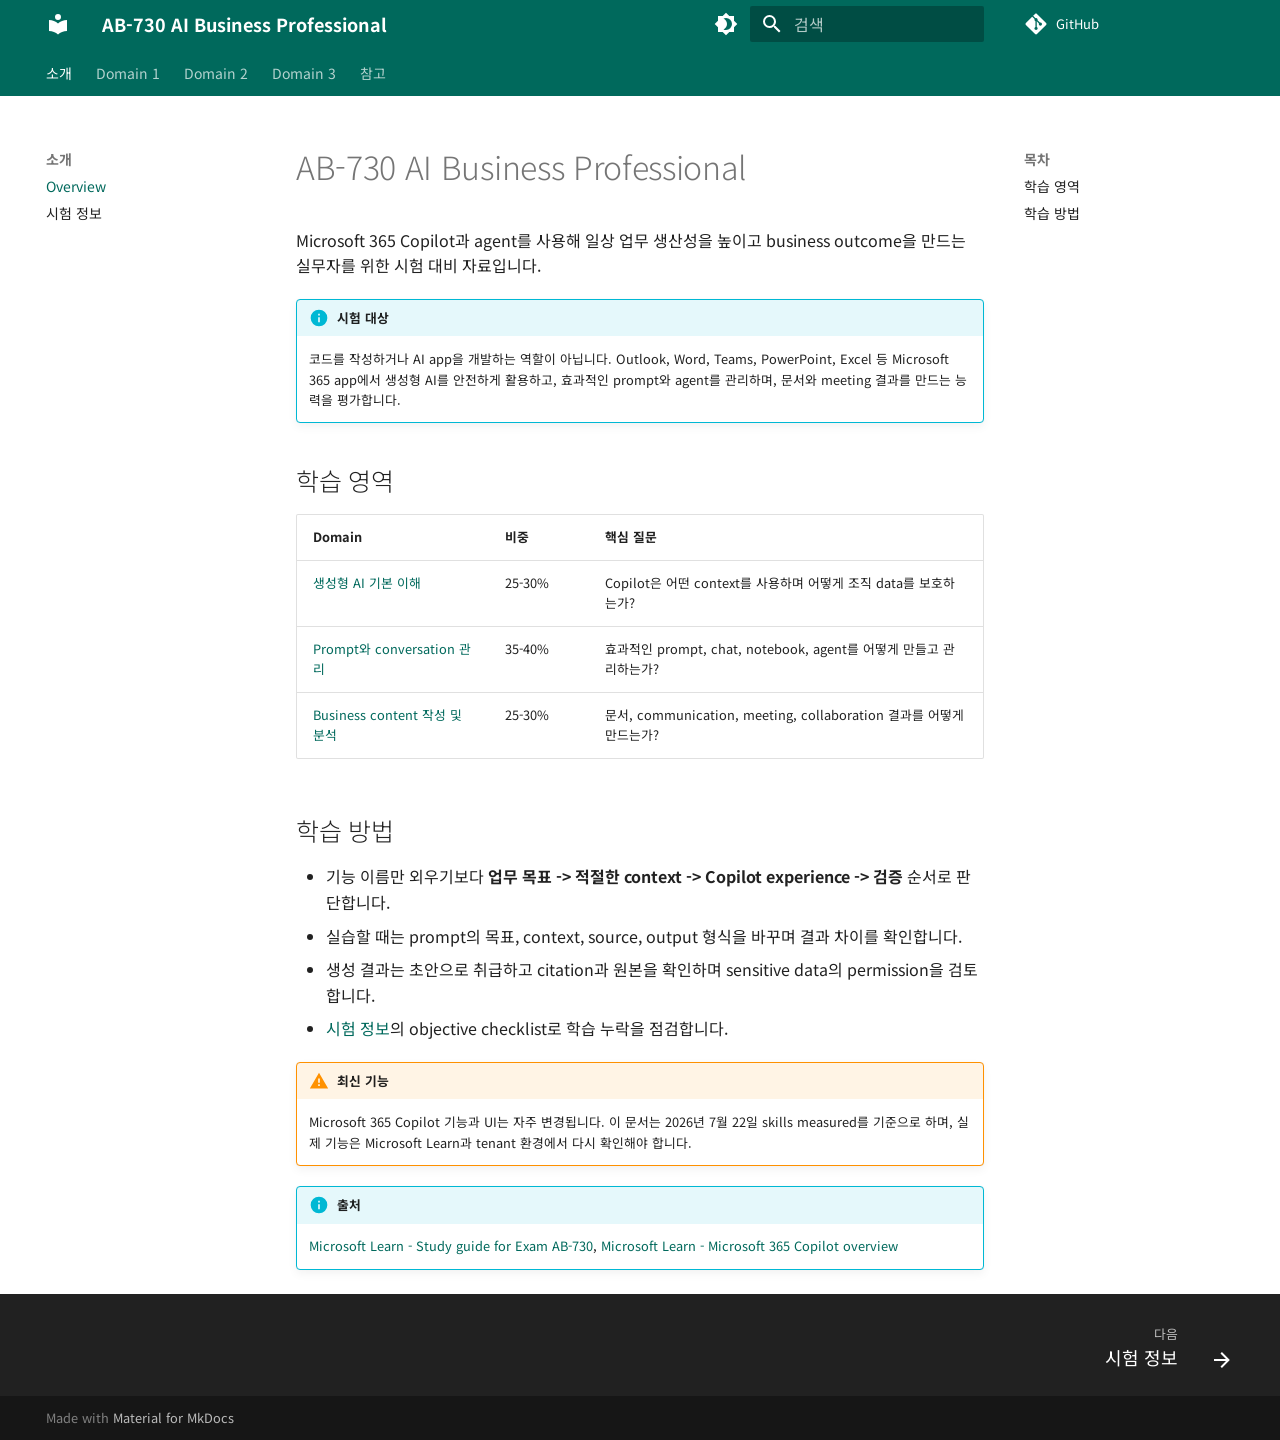
<file: index.html>
<!doctype html>
<html lang="ko" class="no-js">
  <head>
    
      <meta charset="utf-8">
      <meta name="viewport" content="width=device-width,initial-scale=1">
      
        <meta name="description" content="AB-730 AI Business Professional 시험 대비 강의 자료">
      
      
      
        <link rel="canonical" href="https://noisonnoiton.github.io/ab-730/">
      
      
      
        <link rel="next" href="exam/overview/">
      
      
        
      
      
      <link rel="icon" href="assets/images/favicon.png">
      <meta name="generator" content="mkdocs-1.6.1, mkdocs-material-9.7.7">
    
    
      
        <title>Overview - AB-730 AI Business Professional</title>
      
    
    
      <link rel="stylesheet" href="assets/stylesheets/main.ec1eaa64.min.css">
      
        
        <link rel="stylesheet" href="assets/stylesheets/palette.ab4e12ef.min.css">
      
      


    
    
      
    
    
      
        
        
        <link rel="preconnect" href="https://fonts.gstatic.com" crossorigin>
        <link rel="stylesheet" href="https://fonts.googleapis.com/css?family=Noto+Sans+KR:300,300i,400,400i,700,700i%7CJetBrains+Mono:400,400i,700,700i&amp;display=fallback">
        <style>:root{--md-text-font:"Noto Sans KR";--md-code-font:"JetBrains Mono"}</style>
      
    
    
      <link rel="stylesheet" href="stylesheets/custom-colors.css">
    
    <script>__md_scope=new URL(".",location),__md_hash=e=>[...e].reduce(((e,_)=>(e<<5)-e+_.charCodeAt(0)),0),__md_get=(e,_=localStorage,t=__md_scope)=>JSON.parse(_.getItem(t.pathname+"."+e)),__md_set=(e,_,t=localStorage,a=__md_scope)=>{try{t.setItem(a.pathname+"."+e,JSON.stringify(_))}catch(e){}}</script>
    
      

    
    
  </head>
  
  
    
    
      
    
    
    
    
    <body dir="ltr" data-md-color-scheme="default" data-md-color-primary="custom" data-md-color-accent="custom">
  
    
    <input class="md-toggle" data-md-toggle="drawer" type="checkbox" id="__drawer" autocomplete="off">
    <input class="md-toggle" data-md-toggle="search" type="checkbox" id="__search" autocomplete="off">
    <label class="md-overlay" for="__drawer"></label>
    <div data-md-component="skip">
      
        
        <a href="#ab-730-ai-business-professional" class="md-skip">
          콘텐츠로 이동
        </a>
      
    </div>
    <div data-md-component="announce">
      
    </div>
    
    
      

<header class="md-header" data-md-component="header">
  <nav class="md-header__inner md-grid" aria-label="상단/헤더">
    <a href="." title="AB-730 AI Business Professional" class="md-header__button md-logo" aria-label="AB-730 AI Business Professional" data-md-component="logo">
      
  
  <svg xmlns="http://www.w3.org/2000/svg" viewBox="0 0 24 24"><path d="M12 8a3 3 0 0 0 3-3 3 3 0 0 0-3-3 3 3 0 0 0-3 3 3 3 0 0 0 3 3m0 3.54C9.64 9.35 6.5 8 3 8v11c3.5 0 6.64 1.35 9 3.54 2.36-2.19 5.5-3.54 9-3.54V8c-3.5 0-6.64 1.35-9 3.54"/></svg>

    </a>
    <label class="md-header__button md-icon" for="__drawer">
      
      <svg xmlns="http://www.w3.org/2000/svg" viewBox="0 0 24 24"><path d="M3 6h18v2H3zm0 5h18v2H3zm0 5h18v2H3z"/></svg>
    </label>
    <div class="md-header__title" data-md-component="header-title">
      <div class="md-header__ellipsis">
        <div class="md-header__topic">
          <span class="md-ellipsis">
            AB-730 AI Business Professional
          </span>
        </div>
        <div class="md-header__topic" data-md-component="header-topic">
          <span class="md-ellipsis">
            
              Overview
            
          </span>
        </div>
      </div>
    </div>
    
      
        <form class="md-header__option" data-md-component="palette">
  
    
    
    
    <input class="md-option" data-md-color-media="" data-md-color-scheme="default" data-md-color-primary="custom" data-md-color-accent="custom"  aria-label="다크 모드로 전환"  type="radio" name="__palette" id="__palette_0">
    
      <label class="md-header__button md-icon" title="다크 모드로 전환" for="__palette_1" hidden>
        <svg xmlns="http://www.w3.org/2000/svg" viewBox="0 0 24 24"><path d="M12 18c-.89 0-1.74-.2-2.5-.55C11.56 16.5 13 14.42 13 12s-1.44-4.5-3.5-5.45C10.26 6.2 11.11 6 12 6a6 6 0 0 1 6 6 6 6 0 0 1-6 6m8-9.31V4h-4.69L12 .69 8.69 4H4v4.69L.69 12 4 15.31V20h4.69L12 23.31 15.31 20H20v-4.69L23.31 12z"/></svg>
      </label>
    
  
    
    
    
    <input class="md-option" data-md-color-media="" data-md-color-scheme="slate" data-md-color-primary="custom" data-md-color-accent="custom"  aria-label="라이트 모드로 전환"  type="radio" name="__palette" id="__palette_1">
    
      <label class="md-header__button md-icon" title="라이트 모드로 전환" for="__palette_0" hidden>
        <svg xmlns="http://www.w3.org/2000/svg" viewBox="0 0 24 24"><path d="M12 8a4 4 0 0 0-4 4 4 4 0 0 0 4 4 4 4 0 0 0 4-4 4 4 0 0 0-4-4m0 10a6 6 0 0 1-6-6 6 6 0 0 1 6-6 6 6 0 0 1 6 6 6 6 0 0 1-6 6m8-9.31V4h-4.69L12 .69 8.69 4H4v4.69L.69 12 4 15.31V20h4.69L12 23.31 15.31 20H20v-4.69L23.31 12z"/></svg>
      </label>
    
  
</form>
      
    
    
      <script>var palette=__md_get("__palette");if(palette&&palette.color){if("(prefers-color-scheme)"===palette.color.media){var media=matchMedia("(prefers-color-scheme: light)"),input=document.querySelector(media.matches?"[data-md-color-media='(prefers-color-scheme: light)']":"[data-md-color-media='(prefers-color-scheme: dark)']");palette.color.media=input.getAttribute("data-md-color-media"),palette.color.scheme=input.getAttribute("data-md-color-scheme"),palette.color.primary=input.getAttribute("data-md-color-primary"),palette.color.accent=input.getAttribute("data-md-color-accent")}for(var[key,value]of Object.entries(palette.color))document.body.setAttribute("data-md-color-"+key,value)}</script>
    
    
    
      
      
        <label class="md-header__button md-icon" for="__search">
          
          <svg xmlns="http://www.w3.org/2000/svg" viewBox="0 0 24 24"><path d="M9.5 3A6.5 6.5 0 0 1 16 9.5c0 1.61-.59 3.09-1.56 4.23l.27.27h.79l5 5-1.5 1.5-5-5v-.79l-.27-.27A6.52 6.52 0 0 1 9.5 16 6.5 6.5 0 0 1 3 9.5 6.5 6.5 0 0 1 9.5 3m0 2C7 5 5 7 5 9.5S7 14 9.5 14 14 12 14 9.5 12 5 9.5 5"/></svg>
        </label>
        <div class="md-search" data-md-component="search" role="dialog">
  <label class="md-search__overlay" for="__search"></label>
  <div class="md-search__inner" role="search">
    <form class="md-search__form" name="search">
      <input type="text" class="md-search__input" name="query" aria-label="검색" placeholder="검색" autocapitalize="off" autocorrect="off" autocomplete="off" spellcheck="false" data-md-component="search-query" required>
      <label class="md-search__icon md-icon" for="__search">
        
        <svg xmlns="http://www.w3.org/2000/svg" viewBox="0 0 24 24"><path d="M9.5 3A6.5 6.5 0 0 1 16 9.5c0 1.61-.59 3.09-1.56 4.23l.27.27h.79l5 5-1.5 1.5-5-5v-.79l-.27-.27A6.52 6.52 0 0 1 9.5 16 6.5 6.5 0 0 1 3 9.5 6.5 6.5 0 0 1 9.5 3m0 2C7 5 5 7 5 9.5S7 14 9.5 14 14 12 14 9.5 12 5 9.5 5"/></svg>
        
        <svg xmlns="http://www.w3.org/2000/svg" viewBox="0 0 24 24"><path d="M20 11v2H8l5.5 5.5-1.42 1.42L4.16 12l7.92-7.92L13.5 5.5 8 11z"/></svg>
      </label>
      <nav class="md-search__options" aria-label="검색">
        
        <button type="reset" class="md-search__icon md-icon" title="지우기" aria-label="지우기" tabindex="-1">
          
          <svg xmlns="http://www.w3.org/2000/svg" viewBox="0 0 24 24"><path d="M19 6.41 17.59 5 12 10.59 6.41 5 5 6.41 10.59 12 5 17.59 6.41 19 12 13.41 17.59 19 19 17.59 13.41 12z"/></svg>
        </button>
      </nav>
      
        <div class="md-search__suggest" data-md-component="search-suggest"></div>
      
    </form>
    <div class="md-search__output">
      <div class="md-search__scrollwrap" tabindex="0" data-md-scrollfix>
        <div class="md-search-result" data-md-component="search-result">
          <div class="md-search-result__meta">
            검색 초기화
          </div>
          <ol class="md-search-result__list" role="presentation"></ol>
        </div>
      </div>
    </div>
  </div>
</div>
      
    
    
      <div class="md-header__source">
        <a href="https://github.com/noisonnoiton/ab-730" title="저장소로 이동" class="md-source" data-md-component="source" target="_blank" rel="noopener">
  <div class="md-source__icon md-icon">
    
    <svg xmlns="http://www.w3.org/2000/svg" viewBox="0 0 448 512"><!--! Font Awesome Free 7.1.0 by @fontawesome - https://fontawesome.com License - https://fontawesome.com/license/free (Icons: CC BY 4.0, Fonts: SIL OFL 1.1, Code: MIT License) Copyright 2025 Fonticons, Inc.--><path d="M439.6 236.1 244 40.5c-5.4-5.5-12.8-8.5-20.4-8.5s-15 3-20.4 8.4L162.5 81l51.5 51.5c27.1-9.1 52.7 16.8 43.4 43.7l49.7 49.7c34.2-11.8 61.2 31 35.5 56.7-26.5 26.5-70.2-2.9-56-37.3L240.3 199v121.9c25.3 12.5 22.3 41.8 9.1 55-6.4 6.4-15.2 10.1-24.3 10.1s-17.8-3.6-24.3-10.1c-17.6-17.6-11.1-46.9 11.2-56v-123c-20.8-8.5-24.6-30.7-18.6-45L142.6 101 8.5 235.1C3 240.6 0 247.9 0 255.5s3 15 8.5 20.4l195.6 195.7c5.4 5.4 12.7 8.4 20.4 8.4s15-3 20.4-8.4l194.7-194.7c5.4-5.4 8.4-12.8 8.4-20.4s-3-15-8.4-20.4"/></svg>
  </div>
  <div class="md-source__repository">
    GitHub
  </div>
</a>
      </div>
    
  </nav>
  
</header>
    
    <div class="md-container" data-md-component="container">
      
      
        
          
            
<nav class="md-tabs" aria-label="탭" data-md-component="tabs">
  <div class="md-grid">
    <ul class="md-tabs__list">
      
        
  
  
  
    
  
  
    
    
      <li class="md-tabs__item md-tabs__item--active">
        <a href="." class="md-tabs__link">
          
  
  
  소개

        </a>
      </li>
    
  

      
        
  
  
  
  
    
    
      <li class="md-tabs__item">
        <a href="domain1-generative-ai-fundamentals/" class="md-tabs__link">
          
  
  
  Domain 1

        </a>
      </li>
    
  

      
        
  
  
  
  
    
    
      <li class="md-tabs__item">
        <a href="domain2-prompts-conversations/" class="md-tabs__link">
          
  
  
  Domain 2

        </a>
      </li>
    
  

      
        
  
  
  
  
    
    
      <li class="md-tabs__item">
        <a href="domain3-business-content/" class="md-tabs__link">
          
  
  
  Domain 3

        </a>
      </li>
    
  

      
        
  
  
  
  
    
    
      <li class="md-tabs__item">
        <a href="glossary/" class="md-tabs__link">
          
  
  
  참고

        </a>
      </li>
    
  

      
    </ul>
  </div>
</nav>
          
        
      
      <main class="md-main" data-md-component="main">
        <div class="md-main__inner md-grid">
          
  
    
    <div class="md-sidebar md-sidebar--primary" data-md-component="sidebar" data-md-type="navigation" >
      <div class="md-sidebar__scrollwrap">
        <div class="md-sidebar__inner">
          


  


<nav class="md-nav md-nav--primary md-nav--lifted" aria-label="네비게이션" data-md-level="0">
  <label class="md-nav__title" for="__drawer">
    <a href="." title="AB-730 AI Business Professional" class="md-nav__button md-logo" aria-label="AB-730 AI Business Professional" data-md-component="logo">
      
  
  <svg xmlns="http://www.w3.org/2000/svg" viewBox="0 0 24 24"><path d="M12 8a3 3 0 0 0 3-3 3 3 0 0 0-3-3 3 3 0 0 0-3 3 3 3 0 0 0 3 3m0 3.54C9.64 9.35 6.5 8 3 8v11c3.5 0 6.64 1.35 9 3.54 2.36-2.19 5.5-3.54 9-3.54V8c-3.5 0-6.64 1.35-9 3.54"/></svg>

    </a>
    AB-730 AI Business Professional
  </label>
  
    <div class="md-nav__source">
      <a href="https://github.com/noisonnoiton/ab-730" title="저장소로 이동" class="md-source" data-md-component="source" target="_blank" rel="noopener">
  <div class="md-source__icon md-icon">
    
    <svg xmlns="http://www.w3.org/2000/svg" viewBox="0 0 448 512"><!--! Font Awesome Free 7.1.0 by @fontawesome - https://fontawesome.com License - https://fontawesome.com/license/free (Icons: CC BY 4.0, Fonts: SIL OFL 1.1, Code: MIT License) Copyright 2025 Fonticons, Inc.--><path d="M439.6 236.1 244 40.5c-5.4-5.5-12.8-8.5-20.4-8.5s-15 3-20.4 8.4L162.5 81l51.5 51.5c27.1-9.1 52.7 16.8 43.4 43.7l49.7 49.7c34.2-11.8 61.2 31 35.5 56.7-26.5 26.5-70.2-2.9-56-37.3L240.3 199v121.9c25.3 12.5 22.3 41.8 9.1 55-6.4 6.4-15.2 10.1-24.3 10.1s-17.8-3.6-24.3-10.1c-17.6-17.6-11.1-46.9 11.2-56v-123c-20.8-8.5-24.6-30.7-18.6-45L142.6 101 8.5 235.1C3 240.6 0 247.9 0 255.5s3 15 8.5 20.4l195.6 195.7c5.4 5.4 12.7 8.4 20.4 8.4s15-3 20.4-8.4l194.7-194.7c5.4-5.4 8.4-12.8 8.4-20.4s-3-15-8.4-20.4"/></svg>
  </div>
  <div class="md-source__repository">
    GitHub
  </div>
</a>
    </div>
  
  <ul class="md-nav__list" data-md-scrollfix>
    
      
      
  
  
    
  
  
  
    
    
    
    
      
        
        
      
      
        
      
    
    
    <li class="md-nav__item md-nav__item--active md-nav__item--section md-nav__item--nested">
      
        
        
        <input class="md-nav__toggle md-toggle " type="checkbox" id="__nav_1" checked>
        
          
          <label class="md-nav__link" for="__nav_1" id="__nav_1_label" tabindex="">
            
  
  
  <span class="md-ellipsis">
    
  
    소개
  

    
  </span>
  
  

            <span class="md-nav__icon md-icon"></span>
          </label>
        
        <nav class="md-nav" data-md-level="1" aria-labelledby="__nav_1_label" aria-expanded="true">
          <label class="md-nav__title" for="__nav_1">
            <span class="md-nav__icon md-icon"></span>
            
  
    소개
  

          </label>
          <ul class="md-nav__list" data-md-scrollfix>
            
              
                
  
  
    
  
  
  
    <li class="md-nav__item md-nav__item--active">
      
      <input class="md-nav__toggle md-toggle" type="checkbox" id="__toc">
      
      
        
      
      
        <label class="md-nav__link md-nav__link--active" for="__toc">
          
  
  
  <span class="md-ellipsis">
    
  
    Overview
  

    
  </span>
  
  

          <span class="md-nav__icon md-icon"></span>
        </label>
      
      <a href="." class="md-nav__link md-nav__link--active">
        
  
  
  <span class="md-ellipsis">
    
  
    Overview
  

    
  </span>
  
  

      </a>
      
        

<nav class="md-nav md-nav--secondary" aria-label="목차">
  
  
  
    
  
  
    <label class="md-nav__title" for="__toc">
      <span class="md-nav__icon md-icon"></span>
      목차
    </label>
    <ul class="md-nav__list" data-md-component="toc" data-md-scrollfix>
      
        <li class="md-nav__item">
  <a href="#_1" class="md-nav__link">
    <span class="md-ellipsis">
      
        학습 영역
      
    </span>
  </a>
  
</li>
      
        <li class="md-nav__item">
  <a href="#_2" class="md-nav__link">
    <span class="md-ellipsis">
      
        학습 방법
      
    </span>
  </a>
  
</li>
      
    </ul>
  
</nav>
      
    </li>
  

              
            
              
                
  
  
  
  
    <li class="md-nav__item">
      <a href="exam/overview/" class="md-nav__link">
        
  
  
  <span class="md-ellipsis">
    
  
    시험 정보
  

    
  </span>
  
  

      </a>
    </li>
  

              
            
          </ul>
        </nav>
      
    </li>
  

    
      
      
  
  
  
  
    
    
    
    
      
      
        
      
    
    
    <li class="md-nav__item md-nav__item--nested">
      
        
        
          
        
        <input class="md-nav__toggle md-toggle md-toggle--indeterminate" type="checkbox" id="__nav_2" >
        
          
          <label class="md-nav__link" for="__nav_2" id="__nav_2_label" tabindex="0">
            
  
  
  <span class="md-ellipsis">
    
  
    Domain 1
  

    
  </span>
  
  

            <span class="md-nav__icon md-icon"></span>
          </label>
        
        <nav class="md-nav" data-md-level="1" aria-labelledby="__nav_2_label" aria-expanded="false">
          <label class="md-nav__title" for="__nav_2">
            <span class="md-nav__icon md-icon"></span>
            
  
    Domain 1
  

          </label>
          <ul class="md-nav__list" data-md-scrollfix>
            
              
                
  
  
  
  
    <li class="md-nav__item">
      <a href="domain1-generative-ai-fundamentals/" class="md-nav__link">
        
  
  
  <span class="md-ellipsis">
    
  
    Overview
  

    
  </span>
  
  

      </a>
    </li>
  

              
            
              
                
  
  
  
  
    <li class="md-nav__item">
      <a href="domain1-generative-ai-fundamentals/01-m365-experiences/" class="md-nav__link">
        
  
  
  <span class="md-ellipsis">
    
  
    Microsoft 365의 생성형 AI
  

    
  </span>
  
  

      </a>
    </li>
  

              
            
              
                
  
  
  
  
    <li class="md-nav__item">
      <a href="domain1-generative-ai-fundamentals/02-responsible-ai/" class="md-nav__link">
        
  
  
  <span class="md-ellipsis">
    
  
    Responsible AI와 data protection
  

    
  </span>
  
  

      </a>
    </li>
  

              
            
          </ul>
        </nav>
      
    </li>
  

    
      
      
  
  
  
  
    
    
    
    
      
      
        
      
    
    
    <li class="md-nav__item md-nav__item--nested">
      
        
        
          
        
        <input class="md-nav__toggle md-toggle md-toggle--indeterminate" type="checkbox" id="__nav_3" >
        
          
          <label class="md-nav__link" for="__nav_3" id="__nav_3_label" tabindex="0">
            
  
  
  <span class="md-ellipsis">
    
  
    Domain 2
  

    
  </span>
  
  

            <span class="md-nav__icon md-icon"></span>
          </label>
        
        <nav class="md-nav" data-md-level="1" aria-labelledby="__nav_3_label" aria-expanded="false">
          <label class="md-nav__title" for="__nav_3">
            <span class="md-nav__icon md-icon"></span>
            
  
    Domain 2
  

          </label>
          <ul class="md-nav__list" data-md-scrollfix>
            
              
                
  
  
  
  
    <li class="md-nav__item">
      <a href="domain2-prompts-conversations/" class="md-nav__link">
        
  
  
  <span class="md-ellipsis">
    
  
    Overview
  

    
  </span>
  
  

      </a>
    </li>
  

              
            
              
                
  
  
  
  
    <li class="md-nav__item">
      <a href="domain2-prompts-conversations/01-prompts/" class="md-nav__link">
        
  
  
  <span class="md-ellipsis">
    
  
    Prompt 작성과 관리
  

    
  </span>
  
  

      </a>
    </li>
  

              
            
              
                
  
  
  
  
    <li class="md-nav__item">
      <a href="domain2-prompts-conversations/02-conversations/" class="md-nav__link">
        
  
  
  <span class="md-ellipsis">
    
  
    Conversation 관리
  

    
  </span>
  
  

      </a>
    </li>
  

              
            
              
                
  
  
  
  
    <li class="md-nav__item">
      <a href="domain2-prompts-conversations/03-agents/" class="md-nav__link">
        
  
  
  <span class="md-ellipsis">
    
  
    Copilot agent 관리
  

    
  </span>
  
  

      </a>
    </li>
  

              
            
          </ul>
        </nav>
      
    </li>
  

    
      
      
  
  
  
  
    
    
    
    
      
      
        
      
    
    
    <li class="md-nav__item md-nav__item--nested">
      
        
        
          
        
        <input class="md-nav__toggle md-toggle md-toggle--indeterminate" type="checkbox" id="__nav_4" >
        
          
          <label class="md-nav__link" for="__nav_4" id="__nav_4_label" tabindex="0">
            
  
  
  <span class="md-ellipsis">
    
  
    Domain 3
  

    
  </span>
  
  

            <span class="md-nav__icon md-icon"></span>
          </label>
        
        <nav class="md-nav" data-md-level="1" aria-labelledby="__nav_4_label" aria-expanded="false">
          <label class="md-nav__title" for="__nav_4">
            <span class="md-nav__icon md-icon"></span>
            
  
    Domain 3
  

          </label>
          <ul class="md-nav__list" data-md-scrollfix>
            
              
                
  
  
  
  
    <li class="md-nav__item">
      <a href="domain3-business-content/" class="md-nav__link">
        
  
  
  <span class="md-ellipsis">
    
  
    Overview
  

    
  </span>
  
  

      </a>
    </li>
  

              
            
              
                
  
  
  
  
    <li class="md-nav__item">
      <a href="domain3-business-content/01-documents-communications/" class="md-nav__link">
        
  
  
  <span class="md-ellipsis">
    
  
    문서와 communication 작성
  

    
  </span>
  
  

      </a>
    </li>
  

              
            
              
                
  
  
  
  
    <li class="md-nav__item">
      <a href="domain3-business-content/02-meetings-collaboration/" class="md-nav__link">
        
  
  
  <span class="md-ellipsis">
    
  
    Meeting과 collaboration
  

    
  </span>
  
  

      </a>
    </li>
  

              
            
          </ul>
        </nav>
      
    </li>
  

    
      
      
  
  
  
  
    
    
    
    
      
      
        
      
    
    
    <li class="md-nav__item md-nav__item--nested">
      
        
        
          
        
        <input class="md-nav__toggle md-toggle md-toggle--indeterminate" type="checkbox" id="__nav_5" >
        
          
          <label class="md-nav__link" for="__nav_5" id="__nav_5_label" tabindex="0">
            
  
  
  <span class="md-ellipsis">
    
  
    참고
  

    
  </span>
  
  

            <span class="md-nav__icon md-icon"></span>
          </label>
        
        <nav class="md-nav" data-md-level="1" aria-labelledby="__nav_5_label" aria-expanded="false">
          <label class="md-nav__title" for="__nav_5">
            <span class="md-nav__icon md-icon"></span>
            
  
    참고
  

          </label>
          <ul class="md-nav__list" data-md-scrollfix>
            
              
                
  
  
  
  
    <li class="md-nav__item">
      <a href="glossary/" class="md-nav__link">
        
  
  
  <span class="md-ellipsis">
    
  
    용어집
  

    
  </span>
  
  

      </a>
    </li>
  

              
            
          </ul>
        </nav>
      
    </li>
  

    
  </ul>
</nav>
        </div>
      </div>
    </div>
  

  
    
    <div class="md-sidebar md-sidebar--secondary" data-md-component="sidebar" data-md-type="toc" >
      <div class="md-sidebar__scrollwrap">
        <div class="md-sidebar__inner">
          

<nav class="md-nav md-nav--secondary" aria-label="목차">
  
  
  
    
  
  
    <label class="md-nav__title" for="__toc">
      <span class="md-nav__icon md-icon"></span>
      목차
    </label>
    <ul class="md-nav__list" data-md-component="toc" data-md-scrollfix>
      
        <li class="md-nav__item">
  <a href="#_1" class="md-nav__link">
    <span class="md-ellipsis">
      
        학습 영역
      
    </span>
  </a>
  
</li>
      
        <li class="md-nav__item">
  <a href="#_2" class="md-nav__link">
    <span class="md-ellipsis">
      
        학습 방법
      
    </span>
  </a>
  
</li>
      
    </ul>
  
</nav>
        </div>
      </div>
    </div>
  

  <aside class="kakao-adfit-rail" aria-label="광고">
    <ins class="kakao_ad_area" style="display:none;"
      data-ad-unit="DAN-oYnyqFed1jZhUtvA"
      data-ad-width="160"
      data-ad-height="600"></ins>
  </aside>

          
            <div class="md-content" data-md-component="content">
              
                




              
              <article class="md-content__inner md-typeset">
                
                  



<h1 id="ab-730-ai-business-professional">AB-730 AI Business Professional<a class="headerlink" href="#ab-730-ai-business-professional" title="Permanent link">&para;</a></h1>
<p>Microsoft 365 Copilot과 agent를 사용해 일상 업무 생산성을 높이고 business outcome을 만드는 실무자를 위한 시험 대비 자료입니다.</p>
<div class="admonition info">
<p class="admonition-title">시험 대상</p>
<p>코드를 작성하거나 AI app을 개발하는 역할이 아닙니다. Outlook, Word, Teams, PowerPoint, Excel 등 Microsoft 365 app에서 생성형 AI를 안전하게 활용하고, 효과적인 prompt와 agent를 관리하며, 문서와 meeting 결과를 만드는 능력을 평가합니다.</p>
</div>
<h2 id="_1">학습 영역<a class="headerlink" href="#_1" title="Permanent link">&para;</a></h2>
<table>
<thead>
<tr>
<th>Domain</th>
<th>비중</th>
<th>핵심 질문</th>
</tr>
</thead>
<tbody>
<tr>
<td><a href="domain1-generative-ai-fundamentals/">생성형 AI 기본 이해</a></td>
<td>25-30%</td>
<td>Copilot은 어떤 context를 사용하며 어떻게 조직 data를 보호하는가?</td>
</tr>
<tr>
<td><a href="domain2-prompts-conversations/">Prompt와 conversation 관리</a></td>
<td>35-40%</td>
<td>효과적인 prompt, chat, notebook, agent를 어떻게 만들고 관리하는가?</td>
</tr>
<tr>
<td><a href="domain3-business-content/">Business content 작성 및 분석</a></td>
<td>25-30%</td>
<td>문서, communication, meeting, collaboration 결과를 어떻게 만드는가?</td>
</tr>
</tbody>
</table>
<h2 id="_2">학습 방법<a class="headerlink" href="#_2" title="Permanent link">&para;</a></h2>
<ul>
<li>기능 이름만 외우기보다 <strong>업무 목표 -&gt; 적절한 context -&gt; Copilot experience -&gt; 검증</strong> 순서로 판단합니다.</li>
<li>실습할 때는 prompt의 목표, context, source, output 형식을 바꾸며 결과 차이를 확인합니다.</li>
<li>생성 결과는 초안으로 취급하고 citation과 원본을 확인하며 sensitive data의 permission을 검토합니다.</li>
<li><a href="exam/overview/">시험 정보</a>의 objective checklist로 학습 누락을 점검합니다.</li>
</ul>
<div class="admonition warning">
<p class="admonition-title">최신 기능</p>
<p>Microsoft 365 Copilot 기능과 UI는 자주 변경됩니다. 이 문서는 2026년 7월 22일 skills measured를 기준으로 하며, 실제 기능은 Microsoft Learn과 tenant 환경에서 다시 확인해야 합니다.</p>
</div>
<div class="admonition info">
<p class="admonition-title">출처</p>
<p><a href="https://learn.microsoft.com/en-us/credentials/certifications/resources/study-guides/ab-730" target="_blank" rel="noopener">Microsoft Learn - Study guide for Exam AB-730</a>, <a href="https://learn.microsoft.com/en-us/microsoft-365/copilot/microsoft-365-copilot-overview" target="_blank" rel="noopener">Microsoft Learn - Microsoft 365 Copilot overview</a></p>
</div>












                
              </article>
            </div>
          
          
<script>var target=document.getElementById(location.hash.slice(1));target&&target.name&&(target.checked=target.name.startsWith("__tabbed_"))</script>
        </div>
        
          <button type="button" class="md-top md-icon" data-md-component="top" hidden>
  
  <svg xmlns="http://www.w3.org/2000/svg" viewBox="0 0 24 24"><path d="M13 20h-2V8l-5.5 5.5-1.42-1.42L12 4.16l7.92 7.92-1.42 1.42L13 8z"/></svg>
  맨위로
</button>
        
      </main>
      
  
        <footer class="md-footer">
  
    
      
      <nav class="md-footer__inner md-grid" aria-label="하단/푸터" >
        
        
          
          <a href="exam/overview/" class="md-footer__link md-footer__link--next" aria-label="다음: 시험 정보">
            <div class="md-footer__title">
              <span class="md-footer__direction">
                다음
              </span>
              <div class="md-ellipsis">
                시험 정보
              </div>
            </div>
            <div class="md-footer__button md-icon">
              
              <svg xmlns="http://www.w3.org/2000/svg" viewBox="0 0 24 24"><path d="M4 11v2h12l-5.5 5.5 1.42 1.42L19.84 12l-7.92-7.92L10.5 5.5 16 11z"/></svg>
            </div>
          </a>
        
      </nav>
    
  
  <div class="md-footer-meta md-typeset">
    <div class="md-footer-meta__inner md-grid">
      <div class="md-copyright">
  
  
    Made with
    <a href="https://squidfunk.github.io/mkdocs-material/" target="_blank" rel="noopener">
      Material for MkDocs
    </a>
  
</div>
      
    </div>
  </div>
</footer>
      
  <div class="kakao-adfit-mobile" aria-label="광고">
    <ins class="kakao_ad_area" style="display:none;"
      data-ad-unit="DAN-zHXbzhtivpd6MTA0"
      data-ad-width="250"
      data-ad-height="250"></ins>
  </div>

    </div>
    <div class="md-dialog" data-md-component="dialog">
      <div class="md-dialog__inner md-typeset"></div>
    </div>
    
    
    
      
      
      <script id="__config" type="application/json">{"annotate": null, "base": ".", "features": ["navigation.tabs", "navigation.sections", "navigation.expand", "navigation.path", "navigation.top", "navigation.footer", "toc.follow", "header.autohide", "content.code.copy", "content.tooltips", "search.suggest", "search.highlight"], "search": "assets/javascripts/workers/search.2c215733.min.js", "tags": null, "translations": {"clipboard.copied": "\ud074\ub9bd\ubcf4\ub4dc\uc5d0 \ubcf5\uc0ac\ub428", "clipboard.copy": "\ud074\ub9bd\ubcf4\ub4dc\ub85c \ubcf5\uc0ac", "search.result.more.one": "\uc774 \ubb38\uc11c\uc5d0\uc11c 1\uac1c\uc758 \uac80\uc0c9 \uacb0\uacfc \ub354 \ubcf4\uae30", "search.result.more.other": "\uc774 \ubb38\uc11c\uc5d0\uc11c #\uac1c\uc758 \uac80\uc0c9 \uacb0\uacfc \ub354 \ubcf4\uae30", "search.result.none": "\uac80\uc0c9\uc5b4\uc640 \uc77c\uce58\ud558\ub294 \ubb38\uc11c\uac00 \uc5c6\uc2b5\ub2c8\ub2e4", "search.result.one": "1\uac1c\uc758 \uc77c\uce58\ud558\ub294 \ubb38\uc11c", "search.result.other": "#\uac1c\uc758 \uc77c\uce58\ud558\ub294 \ubb38\uc11c", "search.result.placeholder": "\uac80\uc0c9\uc5b4\ub97c \uc785\ub825\ud558\uc138\uc694", "search.result.term.missing": "\ud3ec\ud568\ub418\uc9c0 \uc54a\uc740 \uac80\uc0c9\uc5b4", "select.version": "\ubc84\uc804 \uc120\ud0dd"}, "version": null}</script>
    
    
  
      <script src="assets/javascripts/bundle.d7400e89.min.js"></script>
      
    
  <script src="//t1.kakaocdn.net/kas/static/ba.min.js" async></script>

  </body>
</html>
</file>
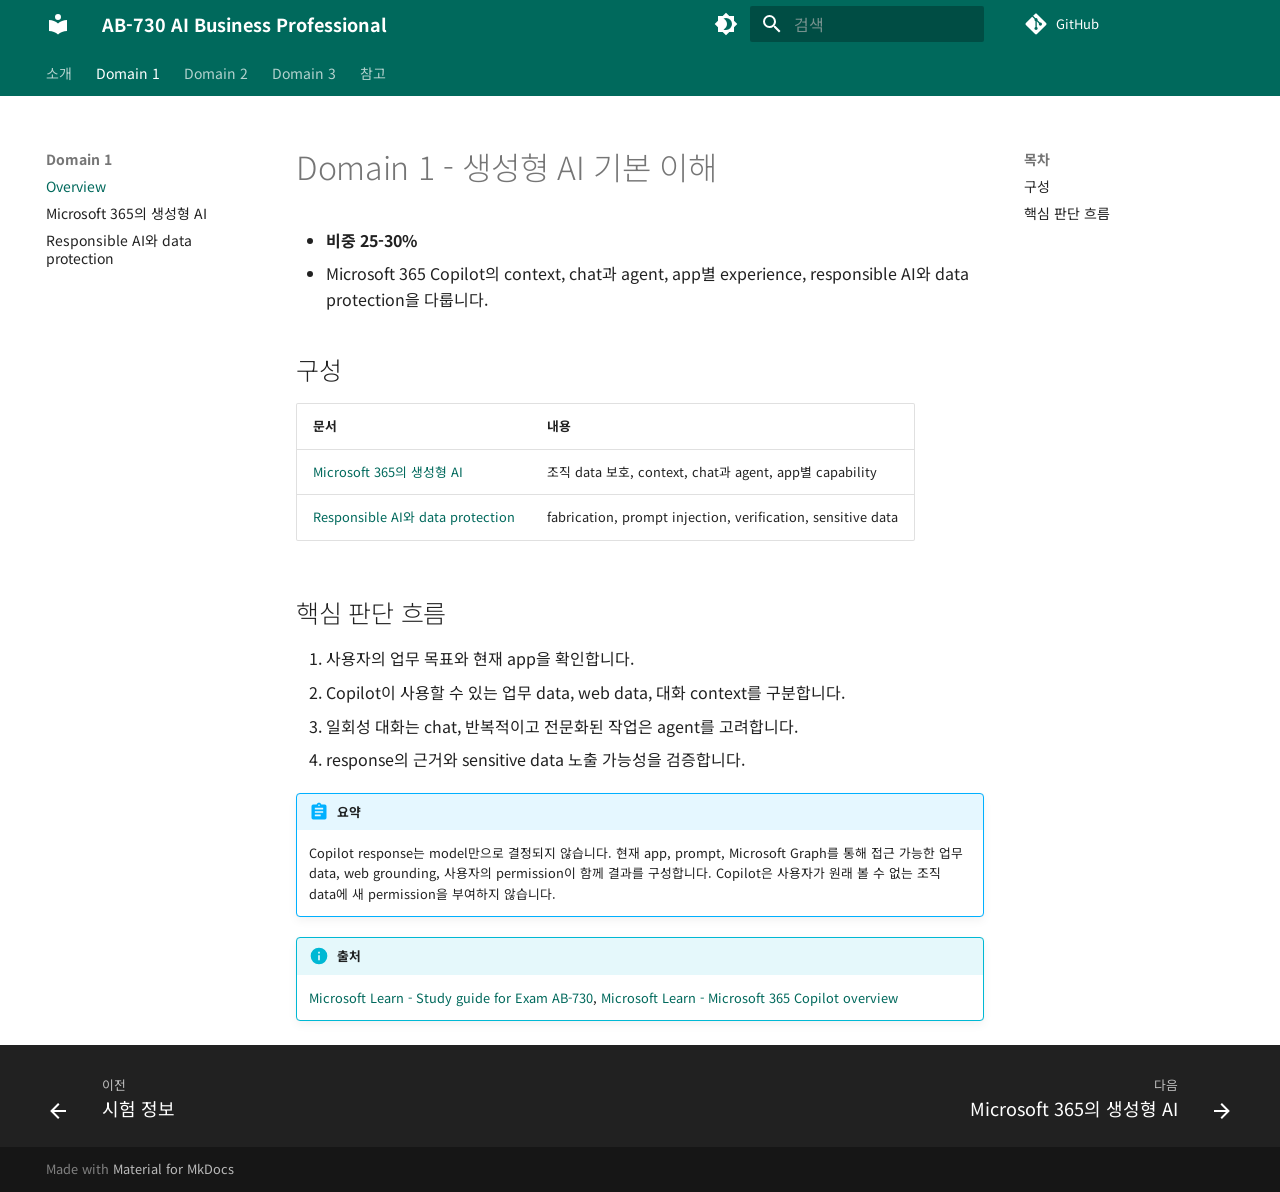
<file: domain1-generative-ai-fundamentals/index.html>
<!doctype html>
<html lang="ko" class="no-js">
  <head>
    
      <meta charset="utf-8">
      <meta name="viewport" content="width=device-width,initial-scale=1">
      
        <meta name="description" content="AB-730 AI Business Professional 시험 대비 강의 자료">
      
      
      
        <link rel="canonical" href="https://noisonnoiton.github.io/ab-730/domain1-generative-ai-fundamentals/">
      
      
        <link rel="prev" href="../exam/overview/">
      
      
        <link rel="next" href="01-m365-experiences/">
      
      
        
      
      
      <link rel="icon" href="../assets/images/favicon.png">
      <meta name="generator" content="mkdocs-1.6.1, mkdocs-material-9.7.7">
    
    
      
        <title>Overview - AB-730 AI Business Professional</title>
      
    
    
      <link rel="stylesheet" href="../assets/stylesheets/main.ec1eaa64.min.css">
      
        
        <link rel="stylesheet" href="../assets/stylesheets/palette.ab4e12ef.min.css">
      
      


    
    
      
    
    
      
        
        
        <link rel="preconnect" href="https://fonts.gstatic.com" crossorigin>
        <link rel="stylesheet" href="https://fonts.googleapis.com/css?family=Noto+Sans+KR:300,300i,400,400i,700,700i%7CJetBrains+Mono:400,400i,700,700i&amp;display=fallback">
        <style>:root{--md-text-font:"Noto Sans KR";--md-code-font:"JetBrains Mono"}</style>
      
    
    
      <link rel="stylesheet" href="../stylesheets/custom-colors.css">
    
    <script>__md_scope=new URL("..",location),__md_hash=e=>[...e].reduce(((e,_)=>(e<<5)-e+_.charCodeAt(0)),0),__md_get=(e,_=localStorage,t=__md_scope)=>JSON.parse(_.getItem(t.pathname+"."+e)),__md_set=(e,_,t=localStorage,a=__md_scope)=>{try{t.setItem(a.pathname+"."+e,JSON.stringify(_))}catch(e){}}</script>
    
      

    
    
  </head>
  
  
    
    
      
    
    
    
    
    <body dir="ltr" data-md-color-scheme="default" data-md-color-primary="custom" data-md-color-accent="custom">
  
    
    <input class="md-toggle" data-md-toggle="drawer" type="checkbox" id="__drawer" autocomplete="off">
    <input class="md-toggle" data-md-toggle="search" type="checkbox" id="__search" autocomplete="off">
    <label class="md-overlay" for="__drawer"></label>
    <div data-md-component="skip">
      
        
        <a href="#domain-1-ai" class="md-skip">
          콘텐츠로 이동
        </a>
      
    </div>
    <div data-md-component="announce">
      
    </div>
    
    
      

<header class="md-header" data-md-component="header">
  <nav class="md-header__inner md-grid" aria-label="상단/헤더">
    <a href=".." title="AB-730 AI Business Professional" class="md-header__button md-logo" aria-label="AB-730 AI Business Professional" data-md-component="logo">
      
  
  <svg xmlns="http://www.w3.org/2000/svg" viewBox="0 0 24 24"><path d="M12 8a3 3 0 0 0 3-3 3 3 0 0 0-3-3 3 3 0 0 0-3 3 3 3 0 0 0 3 3m0 3.54C9.64 9.35 6.5 8 3 8v11c3.5 0 6.64 1.35 9 3.54 2.36-2.19 5.5-3.54 9-3.54V8c-3.5 0-6.64 1.35-9 3.54"/></svg>

    </a>
    <label class="md-header__button md-icon" for="__drawer">
      
      <svg xmlns="http://www.w3.org/2000/svg" viewBox="0 0 24 24"><path d="M3 6h18v2H3zm0 5h18v2H3zm0 5h18v2H3z"/></svg>
    </label>
    <div class="md-header__title" data-md-component="header-title">
      <div class="md-header__ellipsis">
        <div class="md-header__topic">
          <span class="md-ellipsis">
            AB-730 AI Business Professional
          </span>
        </div>
        <div class="md-header__topic" data-md-component="header-topic">
          <span class="md-ellipsis">
            
              Overview
            
          </span>
        </div>
      </div>
    </div>
    
      
        <form class="md-header__option" data-md-component="palette">
  
    
    
    
    <input class="md-option" data-md-color-media="" data-md-color-scheme="default" data-md-color-primary="custom" data-md-color-accent="custom"  aria-label="다크 모드로 전환"  type="radio" name="__palette" id="__palette_0">
    
      <label class="md-header__button md-icon" title="다크 모드로 전환" for="__palette_1" hidden>
        <svg xmlns="http://www.w3.org/2000/svg" viewBox="0 0 24 24"><path d="M12 18c-.89 0-1.74-.2-2.5-.55C11.56 16.5 13 14.42 13 12s-1.44-4.5-3.5-5.45C10.26 6.2 11.11 6 12 6a6 6 0 0 1 6 6 6 6 0 0 1-6 6m8-9.31V4h-4.69L12 .69 8.69 4H4v4.69L.69 12 4 15.31V20h4.69L12 23.31 15.31 20H20v-4.69L23.31 12z"/></svg>
      </label>
    
  
    
    
    
    <input class="md-option" data-md-color-media="" data-md-color-scheme="slate" data-md-color-primary="custom" data-md-color-accent="custom"  aria-label="라이트 모드로 전환"  type="radio" name="__palette" id="__palette_1">
    
      <label class="md-header__button md-icon" title="라이트 모드로 전환" for="__palette_0" hidden>
        <svg xmlns="http://www.w3.org/2000/svg" viewBox="0 0 24 24"><path d="M12 8a4 4 0 0 0-4 4 4 4 0 0 0 4 4 4 4 0 0 0 4-4 4 4 0 0 0-4-4m0 10a6 6 0 0 1-6-6 6 6 0 0 1 6-6 6 6 0 0 1 6 6 6 6 0 0 1-6 6m8-9.31V4h-4.69L12 .69 8.69 4H4v4.69L.69 12 4 15.31V20h4.69L12 23.31 15.31 20H20v-4.69L23.31 12z"/></svg>
      </label>
    
  
</form>
      
    
    
      <script>var palette=__md_get("__palette");if(palette&&palette.color){if("(prefers-color-scheme)"===palette.color.media){var media=matchMedia("(prefers-color-scheme: light)"),input=document.querySelector(media.matches?"[data-md-color-media='(prefers-color-scheme: light)']":"[data-md-color-media='(prefers-color-scheme: dark)']");palette.color.media=input.getAttribute("data-md-color-media"),palette.color.scheme=input.getAttribute("data-md-color-scheme"),palette.color.primary=input.getAttribute("data-md-color-primary"),palette.color.accent=input.getAttribute("data-md-color-accent")}for(var[key,value]of Object.entries(palette.color))document.body.setAttribute("data-md-color-"+key,value)}</script>
    
    
    
      
      
        <label class="md-header__button md-icon" for="__search">
          
          <svg xmlns="http://www.w3.org/2000/svg" viewBox="0 0 24 24"><path d="M9.5 3A6.5 6.5 0 0 1 16 9.5c0 1.61-.59 3.09-1.56 4.23l.27.27h.79l5 5-1.5 1.5-5-5v-.79l-.27-.27A6.52 6.52 0 0 1 9.5 16 6.5 6.5 0 0 1 3 9.5 6.5 6.5 0 0 1 9.5 3m0 2C7 5 5 7 5 9.5S7 14 9.5 14 14 12 14 9.5 12 5 9.5 5"/></svg>
        </label>
        <div class="md-search" data-md-component="search" role="dialog">
  <label class="md-search__overlay" for="__search"></label>
  <div class="md-search__inner" role="search">
    <form class="md-search__form" name="search">
      <input type="text" class="md-search__input" name="query" aria-label="검색" placeholder="검색" autocapitalize="off" autocorrect="off" autocomplete="off" spellcheck="false" data-md-component="search-query" required>
      <label class="md-search__icon md-icon" for="__search">
        
        <svg xmlns="http://www.w3.org/2000/svg" viewBox="0 0 24 24"><path d="M9.5 3A6.5 6.5 0 0 1 16 9.5c0 1.61-.59 3.09-1.56 4.23l.27.27h.79l5 5-1.5 1.5-5-5v-.79l-.27-.27A6.52 6.52 0 0 1 9.5 16 6.5 6.5 0 0 1 3 9.5 6.5 6.5 0 0 1 9.5 3m0 2C7 5 5 7 5 9.5S7 14 9.5 14 14 12 14 9.5 12 5 9.5 5"/></svg>
        
        <svg xmlns="http://www.w3.org/2000/svg" viewBox="0 0 24 24"><path d="M20 11v2H8l5.5 5.5-1.42 1.42L4.16 12l7.92-7.92L13.5 5.5 8 11z"/></svg>
      </label>
      <nav class="md-search__options" aria-label="검색">
        
        <button type="reset" class="md-search__icon md-icon" title="지우기" aria-label="지우기" tabindex="-1">
          
          <svg xmlns="http://www.w3.org/2000/svg" viewBox="0 0 24 24"><path d="M19 6.41 17.59 5 12 10.59 6.41 5 5 6.41 10.59 12 5 17.59 6.41 19 12 13.41 17.59 19 19 17.59 13.41 12z"/></svg>
        </button>
      </nav>
      
        <div class="md-search__suggest" data-md-component="search-suggest"></div>
      
    </form>
    <div class="md-search__output">
      <div class="md-search__scrollwrap" tabindex="0" data-md-scrollfix>
        <div class="md-search-result" data-md-component="search-result">
          <div class="md-search-result__meta">
            검색 초기화
          </div>
          <ol class="md-search-result__list" role="presentation"></ol>
        </div>
      </div>
    </div>
  </div>
</div>
      
    
    
      <div class="md-header__source">
        <a href="https://github.com/noisonnoiton/ab-730" title="저장소로 이동" class="md-source" data-md-component="source" target="_blank" rel="noopener">
  <div class="md-source__icon md-icon">
    
    <svg xmlns="http://www.w3.org/2000/svg" viewBox="0 0 448 512"><!--! Font Awesome Free 7.1.0 by @fontawesome - https://fontawesome.com License - https://fontawesome.com/license/free (Icons: CC BY 4.0, Fonts: SIL OFL 1.1, Code: MIT License) Copyright 2025 Fonticons, Inc.--><path d="M439.6 236.1 244 40.5c-5.4-5.5-12.8-8.5-20.4-8.5s-15 3-20.4 8.4L162.5 81l51.5 51.5c27.1-9.1 52.7 16.8 43.4 43.7l49.7 49.7c34.2-11.8 61.2 31 35.5 56.7-26.5 26.5-70.2-2.9-56-37.3L240.3 199v121.9c25.3 12.5 22.3 41.8 9.1 55-6.4 6.4-15.2 10.1-24.3 10.1s-17.8-3.6-24.3-10.1c-17.6-17.6-11.1-46.9 11.2-56v-123c-20.8-8.5-24.6-30.7-18.6-45L142.6 101 8.5 235.1C3 240.6 0 247.9 0 255.5s3 15 8.5 20.4l195.6 195.7c5.4 5.4 12.7 8.4 20.4 8.4s15-3 20.4-8.4l194.7-194.7c5.4-5.4 8.4-12.8 8.4-20.4s-3-15-8.4-20.4"/></svg>
  </div>
  <div class="md-source__repository">
    GitHub
  </div>
</a>
      </div>
    
  </nav>
  
</header>
    
    <div class="md-container" data-md-component="container">
      
      
        
          
            
<nav class="md-tabs" aria-label="탭" data-md-component="tabs">
  <div class="md-grid">
    <ul class="md-tabs__list">
      
        
  
  
  
  
    
    
      <li class="md-tabs__item">
        <a href=".." class="md-tabs__link">
          
  
  
  소개

        </a>
      </li>
    
  

      
        
  
  
  
    
  
  
    
    
      <li class="md-tabs__item md-tabs__item--active">
        <a href="./" class="md-tabs__link">
          
  
  
  Domain 1

        </a>
      </li>
    
  

      
        
  
  
  
  
    
    
      <li class="md-tabs__item">
        <a href="../domain2-prompts-conversations/" class="md-tabs__link">
          
  
  
  Domain 2

        </a>
      </li>
    
  

      
        
  
  
  
  
    
    
      <li class="md-tabs__item">
        <a href="../domain3-business-content/" class="md-tabs__link">
          
  
  
  Domain 3

        </a>
      </li>
    
  

      
        
  
  
  
  
    
    
      <li class="md-tabs__item">
        <a href="../glossary/" class="md-tabs__link">
          
  
  
  참고

        </a>
      </li>
    
  

      
    </ul>
  </div>
</nav>
          
        
      
      <main class="md-main" data-md-component="main">
        <div class="md-main__inner md-grid">
          
  
    
    <div class="md-sidebar md-sidebar--primary" data-md-component="sidebar" data-md-type="navigation" >
      <div class="md-sidebar__scrollwrap">
        <div class="md-sidebar__inner">
          


  


<nav class="md-nav md-nav--primary md-nav--lifted" aria-label="네비게이션" data-md-level="0">
  <label class="md-nav__title" for="__drawer">
    <a href=".." title="AB-730 AI Business Professional" class="md-nav__button md-logo" aria-label="AB-730 AI Business Professional" data-md-component="logo">
      
  
  <svg xmlns="http://www.w3.org/2000/svg" viewBox="0 0 24 24"><path d="M12 8a3 3 0 0 0 3-3 3 3 0 0 0-3-3 3 3 0 0 0-3 3 3 3 0 0 0 3 3m0 3.54C9.64 9.35 6.5 8 3 8v11c3.5 0 6.64 1.35 9 3.54 2.36-2.19 5.5-3.54 9-3.54V8c-3.5 0-6.64 1.35-9 3.54"/></svg>

    </a>
    AB-730 AI Business Professional
  </label>
  
    <div class="md-nav__source">
      <a href="https://github.com/noisonnoiton/ab-730" title="저장소로 이동" class="md-source" data-md-component="source" target="_blank" rel="noopener">
  <div class="md-source__icon md-icon">
    
    <svg xmlns="http://www.w3.org/2000/svg" viewBox="0 0 448 512"><!--! Font Awesome Free 7.1.0 by @fontawesome - https://fontawesome.com License - https://fontawesome.com/license/free (Icons: CC BY 4.0, Fonts: SIL OFL 1.1, Code: MIT License) Copyright 2025 Fonticons, Inc.--><path d="M439.6 236.1 244 40.5c-5.4-5.5-12.8-8.5-20.4-8.5s-15 3-20.4 8.4L162.5 81l51.5 51.5c27.1-9.1 52.7 16.8 43.4 43.7l49.7 49.7c34.2-11.8 61.2 31 35.5 56.7-26.5 26.5-70.2-2.9-56-37.3L240.3 199v121.9c25.3 12.5 22.3 41.8 9.1 55-6.4 6.4-15.2 10.1-24.3 10.1s-17.8-3.6-24.3-10.1c-17.6-17.6-11.1-46.9 11.2-56v-123c-20.8-8.5-24.6-30.7-18.6-45L142.6 101 8.5 235.1C3 240.6 0 247.9 0 255.5s3 15 8.5 20.4l195.6 195.7c5.4 5.4 12.7 8.4 20.4 8.4s15-3 20.4-8.4l194.7-194.7c5.4-5.4 8.4-12.8 8.4-20.4s-3-15-8.4-20.4"/></svg>
  </div>
  <div class="md-source__repository">
    GitHub
  </div>
</a>
    </div>
  
  <ul class="md-nav__list" data-md-scrollfix>
    
      
      
  
  
  
  
    
    
    
    
      
      
        
      
    
    
    <li class="md-nav__item md-nav__item--nested">
      
        
        
          
        
        <input class="md-nav__toggle md-toggle md-toggle--indeterminate" type="checkbox" id="__nav_1" >
        
          
          <label class="md-nav__link" for="__nav_1" id="__nav_1_label" tabindex="0">
            
  
  
  <span class="md-ellipsis">
    
  
    소개
  

    
  </span>
  
  

            <span class="md-nav__icon md-icon"></span>
          </label>
        
        <nav class="md-nav" data-md-level="1" aria-labelledby="__nav_1_label" aria-expanded="false">
          <label class="md-nav__title" for="__nav_1">
            <span class="md-nav__icon md-icon"></span>
            
  
    소개
  

          </label>
          <ul class="md-nav__list" data-md-scrollfix>
            
              
                
  
  
  
  
    <li class="md-nav__item">
      <a href=".." class="md-nav__link">
        
  
  
  <span class="md-ellipsis">
    
  
    Overview
  

    
  </span>
  
  

      </a>
    </li>
  

              
            
              
                
  
  
  
  
    <li class="md-nav__item">
      <a href="../exam/overview/" class="md-nav__link">
        
  
  
  <span class="md-ellipsis">
    
  
    시험 정보
  

    
  </span>
  
  

      </a>
    </li>
  

              
            
          </ul>
        </nav>
      
    </li>
  

    
      
      
  
  
    
  
  
  
    
    
    
    
      
        
        
      
      
        
      
    
    
    <li class="md-nav__item md-nav__item--active md-nav__item--section md-nav__item--nested">
      
        
        
        <input class="md-nav__toggle md-toggle " type="checkbox" id="__nav_2" checked>
        
          
          <label class="md-nav__link" for="__nav_2" id="__nav_2_label" tabindex="">
            
  
  
  <span class="md-ellipsis">
    
  
    Domain 1
  

    
  </span>
  
  

            <span class="md-nav__icon md-icon"></span>
          </label>
        
        <nav class="md-nav" data-md-level="1" aria-labelledby="__nav_2_label" aria-expanded="true">
          <label class="md-nav__title" for="__nav_2">
            <span class="md-nav__icon md-icon"></span>
            
  
    Domain 1
  

          </label>
          <ul class="md-nav__list" data-md-scrollfix>
            
              
                
  
  
    
  
  
  
    <li class="md-nav__item md-nav__item--active">
      
      <input class="md-nav__toggle md-toggle" type="checkbox" id="__toc">
      
      
        
      
      
        <label class="md-nav__link md-nav__link--active" for="__toc">
          
  
  
  <span class="md-ellipsis">
    
  
    Overview
  

    
  </span>
  
  

          <span class="md-nav__icon md-icon"></span>
        </label>
      
      <a href="./" class="md-nav__link md-nav__link--active">
        
  
  
  <span class="md-ellipsis">
    
  
    Overview
  

    
  </span>
  
  

      </a>
      
        

<nav class="md-nav md-nav--secondary" aria-label="목차">
  
  
  
    
  
  
    <label class="md-nav__title" for="__toc">
      <span class="md-nav__icon md-icon"></span>
      목차
    </label>
    <ul class="md-nav__list" data-md-component="toc" data-md-scrollfix>
      
        <li class="md-nav__item">
  <a href="#_1" class="md-nav__link">
    <span class="md-ellipsis">
      
        구성
      
    </span>
  </a>
  
</li>
      
        <li class="md-nav__item">
  <a href="#_2" class="md-nav__link">
    <span class="md-ellipsis">
      
        핵심 판단 흐름
      
    </span>
  </a>
  
</li>
      
    </ul>
  
</nav>
      
    </li>
  

              
            
              
                
  
  
  
  
    <li class="md-nav__item">
      <a href="01-m365-experiences/" class="md-nav__link">
        
  
  
  <span class="md-ellipsis">
    
  
    Microsoft 365의 생성형 AI
  

    
  </span>
  
  

      </a>
    </li>
  

              
            
              
                
  
  
  
  
    <li class="md-nav__item">
      <a href="02-responsible-ai/" class="md-nav__link">
        
  
  
  <span class="md-ellipsis">
    
  
    Responsible AI와 data protection
  

    
  </span>
  
  

      </a>
    </li>
  

              
            
          </ul>
        </nav>
      
    </li>
  

    
      
      
  
  
  
  
    
    
    
    
      
      
        
      
    
    
    <li class="md-nav__item md-nav__item--nested">
      
        
        
          
        
        <input class="md-nav__toggle md-toggle md-toggle--indeterminate" type="checkbox" id="__nav_3" >
        
          
          <label class="md-nav__link" for="__nav_3" id="__nav_3_label" tabindex="0">
            
  
  
  <span class="md-ellipsis">
    
  
    Domain 2
  

    
  </span>
  
  

            <span class="md-nav__icon md-icon"></span>
          </label>
        
        <nav class="md-nav" data-md-level="1" aria-labelledby="__nav_3_label" aria-expanded="false">
          <label class="md-nav__title" for="__nav_3">
            <span class="md-nav__icon md-icon"></span>
            
  
    Domain 2
  

          </label>
          <ul class="md-nav__list" data-md-scrollfix>
            
              
                
  
  
  
  
    <li class="md-nav__item">
      <a href="../domain2-prompts-conversations/" class="md-nav__link">
        
  
  
  <span class="md-ellipsis">
    
  
    Overview
  

    
  </span>
  
  

      </a>
    </li>
  

              
            
              
                
  
  
  
  
    <li class="md-nav__item">
      <a href="../domain2-prompts-conversations/01-prompts/" class="md-nav__link">
        
  
  
  <span class="md-ellipsis">
    
  
    Prompt 작성과 관리
  

    
  </span>
  
  

      </a>
    </li>
  

              
            
              
                
  
  
  
  
    <li class="md-nav__item">
      <a href="../domain2-prompts-conversations/02-conversations/" class="md-nav__link">
        
  
  
  <span class="md-ellipsis">
    
  
    Conversation 관리
  

    
  </span>
  
  

      </a>
    </li>
  

              
            
              
                
  
  
  
  
    <li class="md-nav__item">
      <a href="../domain2-prompts-conversations/03-agents/" class="md-nav__link">
        
  
  
  <span class="md-ellipsis">
    
  
    Copilot agent 관리
  

    
  </span>
  
  

      </a>
    </li>
  

              
            
          </ul>
        </nav>
      
    </li>
  

    
      
      
  
  
  
  
    
    
    
    
      
      
        
      
    
    
    <li class="md-nav__item md-nav__item--nested">
      
        
        
          
        
        <input class="md-nav__toggle md-toggle md-toggle--indeterminate" type="checkbox" id="__nav_4" >
        
          
          <label class="md-nav__link" for="__nav_4" id="__nav_4_label" tabindex="0">
            
  
  
  <span class="md-ellipsis">
    
  
    Domain 3
  

    
  </span>
  
  

            <span class="md-nav__icon md-icon"></span>
          </label>
        
        <nav class="md-nav" data-md-level="1" aria-labelledby="__nav_4_label" aria-expanded="false">
          <label class="md-nav__title" for="__nav_4">
            <span class="md-nav__icon md-icon"></span>
            
  
    Domain 3
  

          </label>
          <ul class="md-nav__list" data-md-scrollfix>
            
              
                
  
  
  
  
    <li class="md-nav__item">
      <a href="../domain3-business-content/" class="md-nav__link">
        
  
  
  <span class="md-ellipsis">
    
  
    Overview
  

    
  </span>
  
  

      </a>
    </li>
  

              
            
              
                
  
  
  
  
    <li class="md-nav__item">
      <a href="../domain3-business-content/01-documents-communications/" class="md-nav__link">
        
  
  
  <span class="md-ellipsis">
    
  
    문서와 communication 작성
  

    
  </span>
  
  

      </a>
    </li>
  

              
            
              
                
  
  
  
  
    <li class="md-nav__item">
      <a href="../domain3-business-content/02-meetings-collaboration/" class="md-nav__link">
        
  
  
  <span class="md-ellipsis">
    
  
    Meeting과 collaboration
  

    
  </span>
  
  

      </a>
    </li>
  

              
            
          </ul>
        </nav>
      
    </li>
  

    
      
      
  
  
  
  
    
    
    
    
      
      
        
      
    
    
    <li class="md-nav__item md-nav__item--nested">
      
        
        
          
        
        <input class="md-nav__toggle md-toggle md-toggle--indeterminate" type="checkbox" id="__nav_5" >
        
          
          <label class="md-nav__link" for="__nav_5" id="__nav_5_label" tabindex="0">
            
  
  
  <span class="md-ellipsis">
    
  
    참고
  

    
  </span>
  
  

            <span class="md-nav__icon md-icon"></span>
          </label>
        
        <nav class="md-nav" data-md-level="1" aria-labelledby="__nav_5_label" aria-expanded="false">
          <label class="md-nav__title" for="__nav_5">
            <span class="md-nav__icon md-icon"></span>
            
  
    참고
  

          </label>
          <ul class="md-nav__list" data-md-scrollfix>
            
              
                
  
  
  
  
    <li class="md-nav__item">
      <a href="../glossary/" class="md-nav__link">
        
  
  
  <span class="md-ellipsis">
    
  
    용어집
  

    
  </span>
  
  

      </a>
    </li>
  

              
            
          </ul>
        </nav>
      
    </li>
  

    
  </ul>
</nav>
        </div>
      </div>
    </div>
  

  
    
    <div class="md-sidebar md-sidebar--secondary" data-md-component="sidebar" data-md-type="toc" >
      <div class="md-sidebar__scrollwrap">
        <div class="md-sidebar__inner">
          

<nav class="md-nav md-nav--secondary" aria-label="목차">
  
  
  
    
  
  
    <label class="md-nav__title" for="__toc">
      <span class="md-nav__icon md-icon"></span>
      목차
    </label>
    <ul class="md-nav__list" data-md-component="toc" data-md-scrollfix>
      
        <li class="md-nav__item">
  <a href="#_1" class="md-nav__link">
    <span class="md-ellipsis">
      
        구성
      
    </span>
  </a>
  
</li>
      
        <li class="md-nav__item">
  <a href="#_2" class="md-nav__link">
    <span class="md-ellipsis">
      
        핵심 판단 흐름
      
    </span>
  </a>
  
</li>
      
    </ul>
  
</nav>
        </div>
      </div>
    </div>
  

  <aside class="kakao-adfit-rail" aria-label="광고">
    <ins class="kakao_ad_area" style="display:none;"
      data-ad-unit="DAN-oYnyqFed1jZhUtvA"
      data-ad-width="160"
      data-ad-height="600"></ins>
  </aside>

          
            <div class="md-content" data-md-component="content">
              
                




              
              <article class="md-content__inner md-typeset">
                
                  



<h1 id="domain-1-ai">Domain 1 - 생성형 AI 기본 이해<a class="headerlink" href="#domain-1-ai" title="Permanent link">&para;</a></h1>
<ul>
<li><strong>비중 25-30%</strong></li>
<li>Microsoft 365 Copilot의 context, chat과 agent, app별 experience, responsible AI와 data protection을 다룹니다.</li>
</ul>
<h2 id="_1">구성<a class="headerlink" href="#_1" title="Permanent link">&para;</a></h2>
<table>
<thead>
<tr>
<th>문서</th>
<th>내용</th>
</tr>
</thead>
<tbody>
<tr>
<td><a href="01-m365-experiences/">Microsoft 365의 생성형 AI</a></td>
<td>조직 data 보호, context, chat과 agent, app별 capability</td>
</tr>
<tr>
<td><a href="02-responsible-ai/">Responsible AI와 data protection</a></td>
<td>fabrication, prompt injection, verification, sensitive data</td>
</tr>
</tbody>
</table>
<h2 id="_2">핵심 판단 흐름<a class="headerlink" href="#_2" title="Permanent link">&para;</a></h2>
<ol>
<li>사용자의 업무 목표와 현재 app을 확인합니다.</li>
<li>Copilot이 사용할 수 있는 업무 data, web data, 대화 context를 구분합니다.</li>
<li>일회성 대화는 chat, 반복적이고 전문화된 작업은 agent를 고려합니다.</li>
<li>response의 근거와 sensitive data 노출 가능성을 검증합니다.</li>
</ol>
<div class="admonition abstract">
<p class="admonition-title">요약</p>
<p>Copilot response는 model만으로 결정되지 않습니다. 현재 app, prompt, Microsoft Graph를 통해 접근 가능한 업무 data, web grounding, 사용자의 permission이 함께 결과를 구성합니다. Copilot은 사용자가 원래 볼 수 없는 조직 data에 새 permission을 부여하지 않습니다.</p>
</div>
<div class="admonition info">
<p class="admonition-title">출처</p>
<p><a href="https://learn.microsoft.com/en-us/credentials/certifications/resources/study-guides/ab-730#understand-generative-ai-fundamentals-25-30" target="_blank" rel="noopener">Microsoft Learn - Study guide for Exam AB-730</a>, <a href="https://learn.microsoft.com/en-us/microsoft-365/copilot/microsoft-365-copilot-overview" target="_blank" rel="noopener">Microsoft Learn - Microsoft 365 Copilot overview</a></p>
</div>












                
              </article>
            </div>
          
          
<script>var target=document.getElementById(location.hash.slice(1));target&&target.name&&(target.checked=target.name.startsWith("__tabbed_"))</script>
        </div>
        
          <button type="button" class="md-top md-icon" data-md-component="top" hidden>
  
  <svg xmlns="http://www.w3.org/2000/svg" viewBox="0 0 24 24"><path d="M13 20h-2V8l-5.5 5.5-1.42-1.42L12 4.16l7.92 7.92-1.42 1.42L13 8z"/></svg>
  맨위로
</button>
        
      </main>
      
  
        <footer class="md-footer">
  
    
      
      <nav class="md-footer__inner md-grid" aria-label="하단/푸터" >
        
          
          <a href="../exam/overview/" class="md-footer__link md-footer__link--prev" aria-label="이전: 시험 정보">
            <div class="md-footer__button md-icon">
              
              <svg xmlns="http://www.w3.org/2000/svg" viewBox="0 0 24 24"><path d="M20 11v2H8l5.5 5.5-1.42 1.42L4.16 12l7.92-7.92L13.5 5.5 8 11z"/></svg>
            </div>
            <div class="md-footer__title">
              <span class="md-footer__direction">
                이전
              </span>
              <div class="md-ellipsis">
                시험 정보
              </div>
            </div>
          </a>
        
        
          
          <a href="01-m365-experiences/" class="md-footer__link md-footer__link--next" aria-label="다음: Microsoft 365의 생성형 AI">
            <div class="md-footer__title">
              <span class="md-footer__direction">
                다음
              </span>
              <div class="md-ellipsis">
                Microsoft 365의 생성형 AI
              </div>
            </div>
            <div class="md-footer__button md-icon">
              
              <svg xmlns="http://www.w3.org/2000/svg" viewBox="0 0 24 24"><path d="M4 11v2h12l-5.5 5.5 1.42 1.42L19.84 12l-7.92-7.92L10.5 5.5 16 11z"/></svg>
            </div>
          </a>
        
      </nav>
    
  
  <div class="md-footer-meta md-typeset">
    <div class="md-footer-meta__inner md-grid">
      <div class="md-copyright">
  
  
    Made with
    <a href="https://squidfunk.github.io/mkdocs-material/" target="_blank" rel="noopener">
      Material for MkDocs
    </a>
  
</div>
      
    </div>
  </div>
</footer>
      
  <div class="kakao-adfit-mobile" aria-label="광고">
    <ins class="kakao_ad_area" style="display:none;"
      data-ad-unit="DAN-zHXbzhtivpd6MTA0"
      data-ad-width="250"
      data-ad-height="250"></ins>
  </div>

    </div>
    <div class="md-dialog" data-md-component="dialog">
      <div class="md-dialog__inner md-typeset"></div>
    </div>
    
    
    
      
      
      <script id="__config" type="application/json">{"annotate": null, "base": "..", "features": ["navigation.tabs", "navigation.sections", "navigation.expand", "navigation.path", "navigation.top", "navigation.footer", "toc.follow", "header.autohide", "content.code.copy", "content.tooltips", "search.suggest", "search.highlight"], "search": "../assets/javascripts/workers/search.2c215733.min.js", "tags": null, "translations": {"clipboard.copied": "\ud074\ub9bd\ubcf4\ub4dc\uc5d0 \ubcf5\uc0ac\ub428", "clipboard.copy": "\ud074\ub9bd\ubcf4\ub4dc\ub85c \ubcf5\uc0ac", "search.result.more.one": "\uc774 \ubb38\uc11c\uc5d0\uc11c 1\uac1c\uc758 \uac80\uc0c9 \uacb0\uacfc \ub354 \ubcf4\uae30", "search.result.more.other": "\uc774 \ubb38\uc11c\uc5d0\uc11c #\uac1c\uc758 \uac80\uc0c9 \uacb0\uacfc \ub354 \ubcf4\uae30", "search.result.none": "\uac80\uc0c9\uc5b4\uc640 \uc77c\uce58\ud558\ub294 \ubb38\uc11c\uac00 \uc5c6\uc2b5\ub2c8\ub2e4", "search.result.one": "1\uac1c\uc758 \uc77c\uce58\ud558\ub294 \ubb38\uc11c", "search.result.other": "#\uac1c\uc758 \uc77c\uce58\ud558\ub294 \ubb38\uc11c", "search.result.placeholder": "\uac80\uc0c9\uc5b4\ub97c \uc785\ub825\ud558\uc138\uc694", "search.result.term.missing": "\ud3ec\ud568\ub418\uc9c0 \uc54a\uc740 \uac80\uc0c9\uc5b4", "select.version": "\ubc84\uc804 \uc120\ud0dd"}, "version": null}</script>
    
    
  
      <script src="../assets/javascripts/bundle.d7400e89.min.js"></script>
      
    
  <script src="//t1.kakaocdn.net/kas/static/ba.min.js" async></script>

  </body>
</html>
</file>
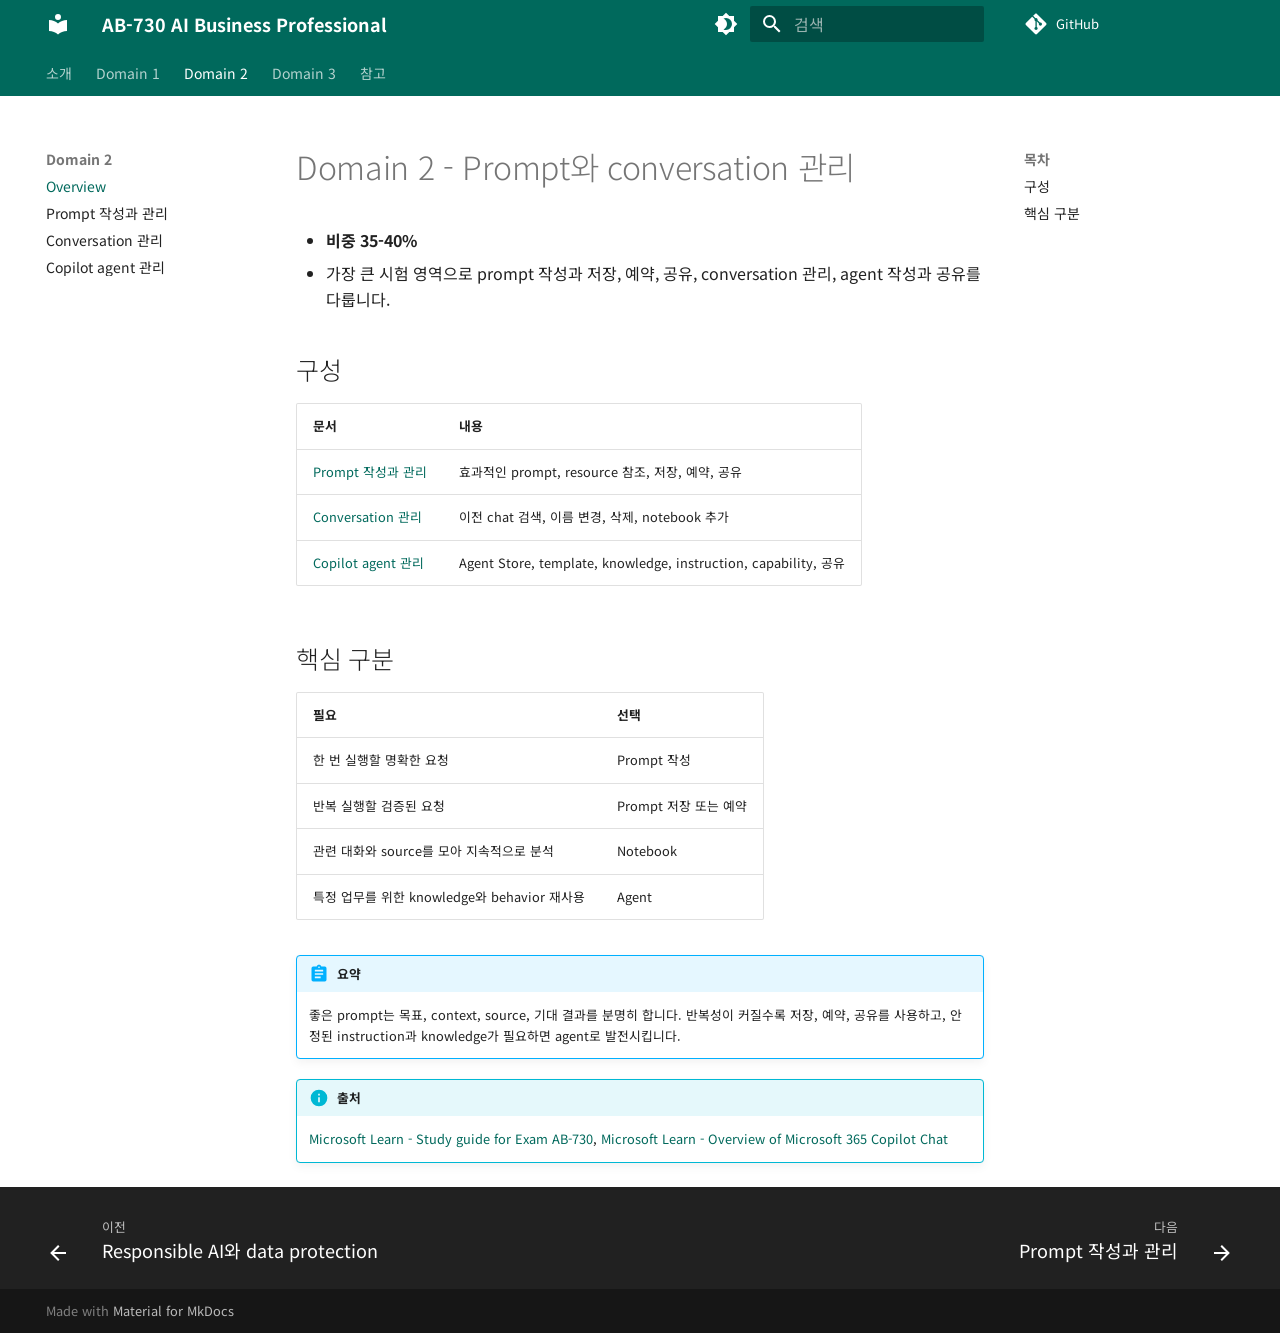
<file: domain2-prompts-conversations/index.html>
<!doctype html>
<html lang="ko" class="no-js">
  <head>
    
      <meta charset="utf-8">
      <meta name="viewport" content="width=device-width,initial-scale=1">
      
        <meta name="description" content="AB-730 AI Business Professional 시험 대비 강의 자료">
      
      
      
        <link rel="canonical" href="https://noisonnoiton.github.io/ab-730/domain2-prompts-conversations/">
      
      
        <link rel="prev" href="../domain1-generative-ai-fundamentals/02-responsible-ai/">
      
      
        <link rel="next" href="01-prompts/">
      
      
        
      
      
      <link rel="icon" href="../assets/images/favicon.png">
      <meta name="generator" content="mkdocs-1.6.1, mkdocs-material-9.7.7">
    
    
      
        <title>Overview - AB-730 AI Business Professional</title>
      
    
    
      <link rel="stylesheet" href="../assets/stylesheets/main.ec1eaa64.min.css">
      
        
        <link rel="stylesheet" href="../assets/stylesheets/palette.ab4e12ef.min.css">
      
      


    
    
      
    
    
      
        
        
        <link rel="preconnect" href="https://fonts.gstatic.com" crossorigin>
        <link rel="stylesheet" href="https://fonts.googleapis.com/css?family=Noto+Sans+KR:300,300i,400,400i,700,700i%7CJetBrains+Mono:400,400i,700,700i&amp;display=fallback">
        <style>:root{--md-text-font:"Noto Sans KR";--md-code-font:"JetBrains Mono"}</style>
      
    
    
      <link rel="stylesheet" href="../stylesheets/custom-colors.css">
    
    <script>__md_scope=new URL("..",location),__md_hash=e=>[...e].reduce(((e,_)=>(e<<5)-e+_.charCodeAt(0)),0),__md_get=(e,_=localStorage,t=__md_scope)=>JSON.parse(_.getItem(t.pathname+"."+e)),__md_set=(e,_,t=localStorage,a=__md_scope)=>{try{t.setItem(a.pathname+"."+e,JSON.stringify(_))}catch(e){}}</script>
    
      

    
    
  </head>
  
  
    
    
      
    
    
    
    
    <body dir="ltr" data-md-color-scheme="default" data-md-color-primary="custom" data-md-color-accent="custom">
  
    
    <input class="md-toggle" data-md-toggle="drawer" type="checkbox" id="__drawer" autocomplete="off">
    <input class="md-toggle" data-md-toggle="search" type="checkbox" id="__search" autocomplete="off">
    <label class="md-overlay" for="__drawer"></label>
    <div data-md-component="skip">
      
        
        <a href="#domain-2-prompt-conversation" class="md-skip">
          콘텐츠로 이동
        </a>
      
    </div>
    <div data-md-component="announce">
      
    </div>
    
    
      

<header class="md-header" data-md-component="header">
  <nav class="md-header__inner md-grid" aria-label="상단/헤더">
    <a href=".." title="AB-730 AI Business Professional" class="md-header__button md-logo" aria-label="AB-730 AI Business Professional" data-md-component="logo">
      
  
  <svg xmlns="http://www.w3.org/2000/svg" viewBox="0 0 24 24"><path d="M12 8a3 3 0 0 0 3-3 3 3 0 0 0-3-3 3 3 0 0 0-3 3 3 3 0 0 0 3 3m0 3.54C9.64 9.35 6.5 8 3 8v11c3.5 0 6.64 1.35 9 3.54 2.36-2.19 5.5-3.54 9-3.54V8c-3.5 0-6.64 1.35-9 3.54"/></svg>

    </a>
    <label class="md-header__button md-icon" for="__drawer">
      
      <svg xmlns="http://www.w3.org/2000/svg" viewBox="0 0 24 24"><path d="M3 6h18v2H3zm0 5h18v2H3zm0 5h18v2H3z"/></svg>
    </label>
    <div class="md-header__title" data-md-component="header-title">
      <div class="md-header__ellipsis">
        <div class="md-header__topic">
          <span class="md-ellipsis">
            AB-730 AI Business Professional
          </span>
        </div>
        <div class="md-header__topic" data-md-component="header-topic">
          <span class="md-ellipsis">
            
              Overview
            
          </span>
        </div>
      </div>
    </div>
    
      
        <form class="md-header__option" data-md-component="palette">
  
    
    
    
    <input class="md-option" data-md-color-media="" data-md-color-scheme="default" data-md-color-primary="custom" data-md-color-accent="custom"  aria-label="다크 모드로 전환"  type="radio" name="__palette" id="__palette_0">
    
      <label class="md-header__button md-icon" title="다크 모드로 전환" for="__palette_1" hidden>
        <svg xmlns="http://www.w3.org/2000/svg" viewBox="0 0 24 24"><path d="M12 18c-.89 0-1.74-.2-2.5-.55C11.56 16.5 13 14.42 13 12s-1.44-4.5-3.5-5.45C10.26 6.2 11.11 6 12 6a6 6 0 0 1 6 6 6 6 0 0 1-6 6m8-9.31V4h-4.69L12 .69 8.69 4H4v4.69L.69 12 4 15.31V20h4.69L12 23.31 15.31 20H20v-4.69L23.31 12z"/></svg>
      </label>
    
  
    
    
    
    <input class="md-option" data-md-color-media="" data-md-color-scheme="slate" data-md-color-primary="custom" data-md-color-accent="custom"  aria-label="라이트 모드로 전환"  type="radio" name="__palette" id="__palette_1">
    
      <label class="md-header__button md-icon" title="라이트 모드로 전환" for="__palette_0" hidden>
        <svg xmlns="http://www.w3.org/2000/svg" viewBox="0 0 24 24"><path d="M12 8a4 4 0 0 0-4 4 4 4 0 0 0 4 4 4 4 0 0 0 4-4 4 4 0 0 0-4-4m0 10a6 6 0 0 1-6-6 6 6 0 0 1 6-6 6 6 0 0 1 6 6 6 6 0 0 1-6 6m8-9.31V4h-4.69L12 .69 8.69 4H4v4.69L.69 12 4 15.31V20h4.69L12 23.31 15.31 20H20v-4.69L23.31 12z"/></svg>
      </label>
    
  
</form>
      
    
    
      <script>var palette=__md_get("__palette");if(palette&&palette.color){if("(prefers-color-scheme)"===palette.color.media){var media=matchMedia("(prefers-color-scheme: light)"),input=document.querySelector(media.matches?"[data-md-color-media='(prefers-color-scheme: light)']":"[data-md-color-media='(prefers-color-scheme: dark)']");palette.color.media=input.getAttribute("data-md-color-media"),palette.color.scheme=input.getAttribute("data-md-color-scheme"),palette.color.primary=input.getAttribute("data-md-color-primary"),palette.color.accent=input.getAttribute("data-md-color-accent")}for(var[key,value]of Object.entries(palette.color))document.body.setAttribute("data-md-color-"+key,value)}</script>
    
    
    
      
      
        <label class="md-header__button md-icon" for="__search">
          
          <svg xmlns="http://www.w3.org/2000/svg" viewBox="0 0 24 24"><path d="M9.5 3A6.5 6.5 0 0 1 16 9.5c0 1.61-.59 3.09-1.56 4.23l.27.27h.79l5 5-1.5 1.5-5-5v-.79l-.27-.27A6.52 6.52 0 0 1 9.5 16 6.5 6.5 0 0 1 3 9.5 6.5 6.5 0 0 1 9.5 3m0 2C7 5 5 7 5 9.5S7 14 9.5 14 14 12 14 9.5 12 5 9.5 5"/></svg>
        </label>
        <div class="md-search" data-md-component="search" role="dialog">
  <label class="md-search__overlay" for="__search"></label>
  <div class="md-search__inner" role="search">
    <form class="md-search__form" name="search">
      <input type="text" class="md-search__input" name="query" aria-label="검색" placeholder="검색" autocapitalize="off" autocorrect="off" autocomplete="off" spellcheck="false" data-md-component="search-query" required>
      <label class="md-search__icon md-icon" for="__search">
        
        <svg xmlns="http://www.w3.org/2000/svg" viewBox="0 0 24 24"><path d="M9.5 3A6.5 6.5 0 0 1 16 9.5c0 1.61-.59 3.09-1.56 4.23l.27.27h.79l5 5-1.5 1.5-5-5v-.79l-.27-.27A6.52 6.52 0 0 1 9.5 16 6.5 6.5 0 0 1 3 9.5 6.5 6.5 0 0 1 9.5 3m0 2C7 5 5 7 5 9.5S7 14 9.5 14 14 12 14 9.5 12 5 9.5 5"/></svg>
        
        <svg xmlns="http://www.w3.org/2000/svg" viewBox="0 0 24 24"><path d="M20 11v2H8l5.5 5.5-1.42 1.42L4.16 12l7.92-7.92L13.5 5.5 8 11z"/></svg>
      </label>
      <nav class="md-search__options" aria-label="검색">
        
        <button type="reset" class="md-search__icon md-icon" title="지우기" aria-label="지우기" tabindex="-1">
          
          <svg xmlns="http://www.w3.org/2000/svg" viewBox="0 0 24 24"><path d="M19 6.41 17.59 5 12 10.59 6.41 5 5 6.41 10.59 12 5 17.59 6.41 19 12 13.41 17.59 19 19 17.59 13.41 12z"/></svg>
        </button>
      </nav>
      
        <div class="md-search__suggest" data-md-component="search-suggest"></div>
      
    </form>
    <div class="md-search__output">
      <div class="md-search__scrollwrap" tabindex="0" data-md-scrollfix>
        <div class="md-search-result" data-md-component="search-result">
          <div class="md-search-result__meta">
            검색 초기화
          </div>
          <ol class="md-search-result__list" role="presentation"></ol>
        </div>
      </div>
    </div>
  </div>
</div>
      
    
    
      <div class="md-header__source">
        <a href="https://github.com/noisonnoiton/ab-730" title="저장소로 이동" class="md-source" data-md-component="source" target="_blank" rel="noopener">
  <div class="md-source__icon md-icon">
    
    <svg xmlns="http://www.w3.org/2000/svg" viewBox="0 0 448 512"><!--! Font Awesome Free 7.1.0 by @fontawesome - https://fontawesome.com License - https://fontawesome.com/license/free (Icons: CC BY 4.0, Fonts: SIL OFL 1.1, Code: MIT License) Copyright 2025 Fonticons, Inc.--><path d="M439.6 236.1 244 40.5c-5.4-5.5-12.8-8.5-20.4-8.5s-15 3-20.4 8.4L162.5 81l51.5 51.5c27.1-9.1 52.7 16.8 43.4 43.7l49.7 49.7c34.2-11.8 61.2 31 35.5 56.7-26.5 26.5-70.2-2.9-56-37.3L240.3 199v121.9c25.3 12.5 22.3 41.8 9.1 55-6.4 6.4-15.2 10.1-24.3 10.1s-17.8-3.6-24.3-10.1c-17.6-17.6-11.1-46.9 11.2-56v-123c-20.8-8.5-24.6-30.7-18.6-45L142.6 101 8.5 235.1C3 240.6 0 247.9 0 255.5s3 15 8.5 20.4l195.6 195.7c5.4 5.4 12.7 8.4 20.4 8.4s15-3 20.4-8.4l194.7-194.7c5.4-5.4 8.4-12.8 8.4-20.4s-3-15-8.4-20.4"/></svg>
  </div>
  <div class="md-source__repository">
    GitHub
  </div>
</a>
      </div>
    
  </nav>
  
</header>
    
    <div class="md-container" data-md-component="container">
      
      
        
          
            
<nav class="md-tabs" aria-label="탭" data-md-component="tabs">
  <div class="md-grid">
    <ul class="md-tabs__list">
      
        
  
  
  
  
    
    
      <li class="md-tabs__item">
        <a href=".." class="md-tabs__link">
          
  
  
  소개

        </a>
      </li>
    
  

      
        
  
  
  
  
    
    
      <li class="md-tabs__item">
        <a href="../domain1-generative-ai-fundamentals/" class="md-tabs__link">
          
  
  
  Domain 1

        </a>
      </li>
    
  

      
        
  
  
  
    
  
  
    
    
      <li class="md-tabs__item md-tabs__item--active">
        <a href="./" class="md-tabs__link">
          
  
  
  Domain 2

        </a>
      </li>
    
  

      
        
  
  
  
  
    
    
      <li class="md-tabs__item">
        <a href="../domain3-business-content/" class="md-tabs__link">
          
  
  
  Domain 3

        </a>
      </li>
    
  

      
        
  
  
  
  
    
    
      <li class="md-tabs__item">
        <a href="../glossary/" class="md-tabs__link">
          
  
  
  참고

        </a>
      </li>
    
  

      
    </ul>
  </div>
</nav>
          
        
      
      <main class="md-main" data-md-component="main">
        <div class="md-main__inner md-grid">
          
  
    
    <div class="md-sidebar md-sidebar--primary" data-md-component="sidebar" data-md-type="navigation" >
      <div class="md-sidebar__scrollwrap">
        <div class="md-sidebar__inner">
          


  


<nav class="md-nav md-nav--primary md-nav--lifted" aria-label="네비게이션" data-md-level="0">
  <label class="md-nav__title" for="__drawer">
    <a href=".." title="AB-730 AI Business Professional" class="md-nav__button md-logo" aria-label="AB-730 AI Business Professional" data-md-component="logo">
      
  
  <svg xmlns="http://www.w3.org/2000/svg" viewBox="0 0 24 24"><path d="M12 8a3 3 0 0 0 3-3 3 3 0 0 0-3-3 3 3 0 0 0-3 3 3 3 0 0 0 3 3m0 3.54C9.64 9.35 6.5 8 3 8v11c3.5 0 6.64 1.35 9 3.54 2.36-2.19 5.5-3.54 9-3.54V8c-3.5 0-6.64 1.35-9 3.54"/></svg>

    </a>
    AB-730 AI Business Professional
  </label>
  
    <div class="md-nav__source">
      <a href="https://github.com/noisonnoiton/ab-730" title="저장소로 이동" class="md-source" data-md-component="source" target="_blank" rel="noopener">
  <div class="md-source__icon md-icon">
    
    <svg xmlns="http://www.w3.org/2000/svg" viewBox="0 0 448 512"><!--! Font Awesome Free 7.1.0 by @fontawesome - https://fontawesome.com License - https://fontawesome.com/license/free (Icons: CC BY 4.0, Fonts: SIL OFL 1.1, Code: MIT License) Copyright 2025 Fonticons, Inc.--><path d="M439.6 236.1 244 40.5c-5.4-5.5-12.8-8.5-20.4-8.5s-15 3-20.4 8.4L162.5 81l51.5 51.5c27.1-9.1 52.7 16.8 43.4 43.7l49.7 49.7c34.2-11.8 61.2 31 35.5 56.7-26.5 26.5-70.2-2.9-56-37.3L240.3 199v121.9c25.3 12.5 22.3 41.8 9.1 55-6.4 6.4-15.2 10.1-24.3 10.1s-17.8-3.6-24.3-10.1c-17.6-17.6-11.1-46.9 11.2-56v-123c-20.8-8.5-24.6-30.7-18.6-45L142.6 101 8.5 235.1C3 240.6 0 247.9 0 255.5s3 15 8.5 20.4l195.6 195.7c5.4 5.4 12.7 8.4 20.4 8.4s15-3 20.4-8.4l194.7-194.7c5.4-5.4 8.4-12.8 8.4-20.4s-3-15-8.4-20.4"/></svg>
  </div>
  <div class="md-source__repository">
    GitHub
  </div>
</a>
    </div>
  
  <ul class="md-nav__list" data-md-scrollfix>
    
      
      
  
  
  
  
    
    
    
    
      
      
        
      
    
    
    <li class="md-nav__item md-nav__item--nested">
      
        
        
          
        
        <input class="md-nav__toggle md-toggle md-toggle--indeterminate" type="checkbox" id="__nav_1" >
        
          
          <label class="md-nav__link" for="__nav_1" id="__nav_1_label" tabindex="0">
            
  
  
  <span class="md-ellipsis">
    
  
    소개
  

    
  </span>
  
  

            <span class="md-nav__icon md-icon"></span>
          </label>
        
        <nav class="md-nav" data-md-level="1" aria-labelledby="__nav_1_label" aria-expanded="false">
          <label class="md-nav__title" for="__nav_1">
            <span class="md-nav__icon md-icon"></span>
            
  
    소개
  

          </label>
          <ul class="md-nav__list" data-md-scrollfix>
            
              
                
  
  
  
  
    <li class="md-nav__item">
      <a href=".." class="md-nav__link">
        
  
  
  <span class="md-ellipsis">
    
  
    Overview
  

    
  </span>
  
  

      </a>
    </li>
  

              
            
              
                
  
  
  
  
    <li class="md-nav__item">
      <a href="../exam/overview/" class="md-nav__link">
        
  
  
  <span class="md-ellipsis">
    
  
    시험 정보
  

    
  </span>
  
  

      </a>
    </li>
  

              
            
          </ul>
        </nav>
      
    </li>
  

    
      
      
  
  
  
  
    
    
    
    
      
      
        
      
    
    
    <li class="md-nav__item md-nav__item--nested">
      
        
        
          
        
        <input class="md-nav__toggle md-toggle md-toggle--indeterminate" type="checkbox" id="__nav_2" >
        
          
          <label class="md-nav__link" for="__nav_2" id="__nav_2_label" tabindex="0">
            
  
  
  <span class="md-ellipsis">
    
  
    Domain 1
  

    
  </span>
  
  

            <span class="md-nav__icon md-icon"></span>
          </label>
        
        <nav class="md-nav" data-md-level="1" aria-labelledby="__nav_2_label" aria-expanded="false">
          <label class="md-nav__title" for="__nav_2">
            <span class="md-nav__icon md-icon"></span>
            
  
    Domain 1
  

          </label>
          <ul class="md-nav__list" data-md-scrollfix>
            
              
                
  
  
  
  
    <li class="md-nav__item">
      <a href="../domain1-generative-ai-fundamentals/" class="md-nav__link">
        
  
  
  <span class="md-ellipsis">
    
  
    Overview
  

    
  </span>
  
  

      </a>
    </li>
  

              
            
              
                
  
  
  
  
    <li class="md-nav__item">
      <a href="../domain1-generative-ai-fundamentals/01-m365-experiences/" class="md-nav__link">
        
  
  
  <span class="md-ellipsis">
    
  
    Microsoft 365의 생성형 AI
  

    
  </span>
  
  

      </a>
    </li>
  

              
            
              
                
  
  
  
  
    <li class="md-nav__item">
      <a href="../domain1-generative-ai-fundamentals/02-responsible-ai/" class="md-nav__link">
        
  
  
  <span class="md-ellipsis">
    
  
    Responsible AI와 data protection
  

    
  </span>
  
  

      </a>
    </li>
  

              
            
          </ul>
        </nav>
      
    </li>
  

    
      
      
  
  
    
  
  
  
    
    
    
    
      
        
        
      
      
        
      
    
    
    <li class="md-nav__item md-nav__item--active md-nav__item--section md-nav__item--nested">
      
        
        
        <input class="md-nav__toggle md-toggle " type="checkbox" id="__nav_3" checked>
        
          
          <label class="md-nav__link" for="__nav_3" id="__nav_3_label" tabindex="">
            
  
  
  <span class="md-ellipsis">
    
  
    Domain 2
  

    
  </span>
  
  

            <span class="md-nav__icon md-icon"></span>
          </label>
        
        <nav class="md-nav" data-md-level="1" aria-labelledby="__nav_3_label" aria-expanded="true">
          <label class="md-nav__title" for="__nav_3">
            <span class="md-nav__icon md-icon"></span>
            
  
    Domain 2
  

          </label>
          <ul class="md-nav__list" data-md-scrollfix>
            
              
                
  
  
    
  
  
  
    <li class="md-nav__item md-nav__item--active">
      
      <input class="md-nav__toggle md-toggle" type="checkbox" id="__toc">
      
      
        
      
      
        <label class="md-nav__link md-nav__link--active" for="__toc">
          
  
  
  <span class="md-ellipsis">
    
  
    Overview
  

    
  </span>
  
  

          <span class="md-nav__icon md-icon"></span>
        </label>
      
      <a href="./" class="md-nav__link md-nav__link--active">
        
  
  
  <span class="md-ellipsis">
    
  
    Overview
  

    
  </span>
  
  

      </a>
      
        

<nav class="md-nav md-nav--secondary" aria-label="목차">
  
  
  
    
  
  
    <label class="md-nav__title" for="__toc">
      <span class="md-nav__icon md-icon"></span>
      목차
    </label>
    <ul class="md-nav__list" data-md-component="toc" data-md-scrollfix>
      
        <li class="md-nav__item">
  <a href="#_1" class="md-nav__link">
    <span class="md-ellipsis">
      
        구성
      
    </span>
  </a>
  
</li>
      
        <li class="md-nav__item">
  <a href="#_2" class="md-nav__link">
    <span class="md-ellipsis">
      
        핵심 구분
      
    </span>
  </a>
  
</li>
      
    </ul>
  
</nav>
      
    </li>
  

              
            
              
                
  
  
  
  
    <li class="md-nav__item">
      <a href="01-prompts/" class="md-nav__link">
        
  
  
  <span class="md-ellipsis">
    
  
    Prompt 작성과 관리
  

    
  </span>
  
  

      </a>
    </li>
  

              
            
              
                
  
  
  
  
    <li class="md-nav__item">
      <a href="02-conversations/" class="md-nav__link">
        
  
  
  <span class="md-ellipsis">
    
  
    Conversation 관리
  

    
  </span>
  
  

      </a>
    </li>
  

              
            
              
                
  
  
  
  
    <li class="md-nav__item">
      <a href="03-agents/" class="md-nav__link">
        
  
  
  <span class="md-ellipsis">
    
  
    Copilot agent 관리
  

    
  </span>
  
  

      </a>
    </li>
  

              
            
          </ul>
        </nav>
      
    </li>
  

    
      
      
  
  
  
  
    
    
    
    
      
      
        
      
    
    
    <li class="md-nav__item md-nav__item--nested">
      
        
        
          
        
        <input class="md-nav__toggle md-toggle md-toggle--indeterminate" type="checkbox" id="__nav_4" >
        
          
          <label class="md-nav__link" for="__nav_4" id="__nav_4_label" tabindex="0">
            
  
  
  <span class="md-ellipsis">
    
  
    Domain 3
  

    
  </span>
  
  

            <span class="md-nav__icon md-icon"></span>
          </label>
        
        <nav class="md-nav" data-md-level="1" aria-labelledby="__nav_4_label" aria-expanded="false">
          <label class="md-nav__title" for="__nav_4">
            <span class="md-nav__icon md-icon"></span>
            
  
    Domain 3
  

          </label>
          <ul class="md-nav__list" data-md-scrollfix>
            
              
                
  
  
  
  
    <li class="md-nav__item">
      <a href="../domain3-business-content/" class="md-nav__link">
        
  
  
  <span class="md-ellipsis">
    
  
    Overview
  

    
  </span>
  
  

      </a>
    </li>
  

              
            
              
                
  
  
  
  
    <li class="md-nav__item">
      <a href="../domain3-business-content/01-documents-communications/" class="md-nav__link">
        
  
  
  <span class="md-ellipsis">
    
  
    문서와 communication 작성
  

    
  </span>
  
  

      </a>
    </li>
  

              
            
              
                
  
  
  
  
    <li class="md-nav__item">
      <a href="../domain3-business-content/02-meetings-collaboration/" class="md-nav__link">
        
  
  
  <span class="md-ellipsis">
    
  
    Meeting과 collaboration
  

    
  </span>
  
  

      </a>
    </li>
  

              
            
          </ul>
        </nav>
      
    </li>
  

    
      
      
  
  
  
  
    
    
    
    
      
      
        
      
    
    
    <li class="md-nav__item md-nav__item--nested">
      
        
        
          
        
        <input class="md-nav__toggle md-toggle md-toggle--indeterminate" type="checkbox" id="__nav_5" >
        
          
          <label class="md-nav__link" for="__nav_5" id="__nav_5_label" tabindex="0">
            
  
  
  <span class="md-ellipsis">
    
  
    참고
  

    
  </span>
  
  

            <span class="md-nav__icon md-icon"></span>
          </label>
        
        <nav class="md-nav" data-md-level="1" aria-labelledby="__nav_5_label" aria-expanded="false">
          <label class="md-nav__title" for="__nav_5">
            <span class="md-nav__icon md-icon"></span>
            
  
    참고
  

          </label>
          <ul class="md-nav__list" data-md-scrollfix>
            
              
                
  
  
  
  
    <li class="md-nav__item">
      <a href="../glossary/" class="md-nav__link">
        
  
  
  <span class="md-ellipsis">
    
  
    용어집
  

    
  </span>
  
  

      </a>
    </li>
  

              
            
          </ul>
        </nav>
      
    </li>
  

    
  </ul>
</nav>
        </div>
      </div>
    </div>
  

  
    
    <div class="md-sidebar md-sidebar--secondary" data-md-component="sidebar" data-md-type="toc" >
      <div class="md-sidebar__scrollwrap">
        <div class="md-sidebar__inner">
          

<nav class="md-nav md-nav--secondary" aria-label="목차">
  
  
  
    
  
  
    <label class="md-nav__title" for="__toc">
      <span class="md-nav__icon md-icon"></span>
      목차
    </label>
    <ul class="md-nav__list" data-md-component="toc" data-md-scrollfix>
      
        <li class="md-nav__item">
  <a href="#_1" class="md-nav__link">
    <span class="md-ellipsis">
      
        구성
      
    </span>
  </a>
  
</li>
      
        <li class="md-nav__item">
  <a href="#_2" class="md-nav__link">
    <span class="md-ellipsis">
      
        핵심 구분
      
    </span>
  </a>
  
</li>
      
    </ul>
  
</nav>
        </div>
      </div>
    </div>
  

  <aside class="kakao-adfit-rail" aria-label="광고">
    <ins class="kakao_ad_area" style="display:none;"
      data-ad-unit="DAN-oYnyqFed1jZhUtvA"
      data-ad-width="160"
      data-ad-height="600"></ins>
  </aside>

          
            <div class="md-content" data-md-component="content">
              
                




              
              <article class="md-content__inner md-typeset">
                
                  



<h1 id="domain-2-prompt-conversation">Domain 2 - Prompt와 conversation 관리<a class="headerlink" href="#domain-2-prompt-conversation" title="Permanent link">&para;</a></h1>
<ul>
<li><strong>비중 35-40%</strong></li>
<li>가장 큰 시험 영역으로 prompt 작성과 저장, 예약, 공유, conversation 관리, agent 작성과 공유를 다룹니다.</li>
</ul>
<h2 id="_1">구성<a class="headerlink" href="#_1" title="Permanent link">&para;</a></h2>
<table>
<thead>
<tr>
<th>문서</th>
<th>내용</th>
</tr>
</thead>
<tbody>
<tr>
<td><a href="01-prompts/">Prompt 작성과 관리</a></td>
<td>효과적인 prompt, resource 참조, 저장, 예약, 공유</td>
</tr>
<tr>
<td><a href="02-conversations/">Conversation 관리</a></td>
<td>이전 chat 검색, 이름 변경, 삭제, notebook 추가</td>
</tr>
<tr>
<td><a href="03-agents/">Copilot agent 관리</a></td>
<td>Agent Store, template, knowledge, instruction, capability, 공유</td>
</tr>
</tbody>
</table>
<h2 id="_2">핵심 구분<a class="headerlink" href="#_2" title="Permanent link">&para;</a></h2>
<table>
<thead>
<tr>
<th>필요</th>
<th>선택</th>
</tr>
</thead>
<tbody>
<tr>
<td>한 번 실행할 명확한 요청</td>
<td>Prompt 작성</td>
</tr>
<tr>
<td>반복 실행할 검증된 요청</td>
<td>Prompt 저장 또는 예약</td>
</tr>
<tr>
<td>관련 대화와 source를 모아 지속적으로 분석</td>
<td>Notebook</td>
</tr>
<tr>
<td>특정 업무를 위한 knowledge와 behavior 재사용</td>
<td>Agent</td>
</tr>
</tbody>
</table>
<div class="admonition abstract">
<p class="admonition-title">요약</p>
<p>좋은 prompt는 목표, context, source, 기대 결과를 분명히 합니다. 반복성이 커질수록 저장, 예약, 공유를 사용하고, 안정된 instruction과 knowledge가 필요하면 agent로 발전시킵니다.</p>
</div>
<div class="admonition info">
<p class="admonition-title">출처</p>
<p><a href="https://learn.microsoft.com/en-us/credentials/certifications/resources/study-guides/ab-730#manage-prompts-and-conversations-by-using-ai-35-40" target="_blank" rel="noopener">Microsoft Learn - Study guide for Exam AB-730</a>, <a href="https://learn.microsoft.com/en-us/copilot/overview" target="_blank" rel="noopener">Microsoft Learn - Overview of Microsoft 365 Copilot Chat</a></p>
</div>












                
              </article>
            </div>
          
          
<script>var target=document.getElementById(location.hash.slice(1));target&&target.name&&(target.checked=target.name.startsWith("__tabbed_"))</script>
        </div>
        
          <button type="button" class="md-top md-icon" data-md-component="top" hidden>
  
  <svg xmlns="http://www.w3.org/2000/svg" viewBox="0 0 24 24"><path d="M13 20h-2V8l-5.5 5.5-1.42-1.42L12 4.16l7.92 7.92-1.42 1.42L13 8z"/></svg>
  맨위로
</button>
        
      </main>
      
  
        <footer class="md-footer">
  
    
      
      <nav class="md-footer__inner md-grid" aria-label="하단/푸터" >
        
          
          <a href="../domain1-generative-ai-fundamentals/02-responsible-ai/" class="md-footer__link md-footer__link--prev" aria-label="이전: Responsible AI와 data protection">
            <div class="md-footer__button md-icon">
              
              <svg xmlns="http://www.w3.org/2000/svg" viewBox="0 0 24 24"><path d="M20 11v2H8l5.5 5.5-1.42 1.42L4.16 12l7.92-7.92L13.5 5.5 8 11z"/></svg>
            </div>
            <div class="md-footer__title">
              <span class="md-footer__direction">
                이전
              </span>
              <div class="md-ellipsis">
                Responsible AI와 data protection
              </div>
            </div>
          </a>
        
        
          
          <a href="01-prompts/" class="md-footer__link md-footer__link--next" aria-label="다음: Prompt 작성과 관리">
            <div class="md-footer__title">
              <span class="md-footer__direction">
                다음
              </span>
              <div class="md-ellipsis">
                Prompt 작성과 관리
              </div>
            </div>
            <div class="md-footer__button md-icon">
              
              <svg xmlns="http://www.w3.org/2000/svg" viewBox="0 0 24 24"><path d="M4 11v2h12l-5.5 5.5 1.42 1.42L19.84 12l-7.92-7.92L10.5 5.5 16 11z"/></svg>
            </div>
          </a>
        
      </nav>
    
  
  <div class="md-footer-meta md-typeset">
    <div class="md-footer-meta__inner md-grid">
      <div class="md-copyright">
  
  
    Made with
    <a href="https://squidfunk.github.io/mkdocs-material/" target="_blank" rel="noopener">
      Material for MkDocs
    </a>
  
</div>
      
    </div>
  </div>
</footer>
      
  <div class="kakao-adfit-mobile" aria-label="광고">
    <ins class="kakao_ad_area" style="display:none;"
      data-ad-unit="DAN-zHXbzhtivpd6MTA0"
      data-ad-width="250"
      data-ad-height="250"></ins>
  </div>

    </div>
    <div class="md-dialog" data-md-component="dialog">
      <div class="md-dialog__inner md-typeset"></div>
    </div>
    
    
    
      
      
      <script id="__config" type="application/json">{"annotate": null, "base": "..", "features": ["navigation.tabs", "navigation.sections", "navigation.expand", "navigation.path", "navigation.top", "navigation.footer", "toc.follow", "header.autohide", "content.code.copy", "content.tooltips", "search.suggest", "search.highlight"], "search": "../assets/javascripts/workers/search.2c215733.min.js", "tags": null, "translations": {"clipboard.copied": "\ud074\ub9bd\ubcf4\ub4dc\uc5d0 \ubcf5\uc0ac\ub428", "clipboard.copy": "\ud074\ub9bd\ubcf4\ub4dc\ub85c \ubcf5\uc0ac", "search.result.more.one": "\uc774 \ubb38\uc11c\uc5d0\uc11c 1\uac1c\uc758 \uac80\uc0c9 \uacb0\uacfc \ub354 \ubcf4\uae30", "search.result.more.other": "\uc774 \ubb38\uc11c\uc5d0\uc11c #\uac1c\uc758 \uac80\uc0c9 \uacb0\uacfc \ub354 \ubcf4\uae30", "search.result.none": "\uac80\uc0c9\uc5b4\uc640 \uc77c\uce58\ud558\ub294 \ubb38\uc11c\uac00 \uc5c6\uc2b5\ub2c8\ub2e4", "search.result.one": "1\uac1c\uc758 \uc77c\uce58\ud558\ub294 \ubb38\uc11c", "search.result.other": "#\uac1c\uc758 \uc77c\uce58\ud558\ub294 \ubb38\uc11c", "search.result.placeholder": "\uac80\uc0c9\uc5b4\ub97c \uc785\ub825\ud558\uc138\uc694", "search.result.term.missing": "\ud3ec\ud568\ub418\uc9c0 \uc54a\uc740 \uac80\uc0c9\uc5b4", "select.version": "\ubc84\uc804 \uc120\ud0dd"}, "version": null}</script>
    
    
  
      <script src="../assets/javascripts/bundle.d7400e89.min.js"></script>
      
    
  <script src="//t1.kakaocdn.net/kas/static/ba.min.js" async></script>

  </body>
</html>
</file>
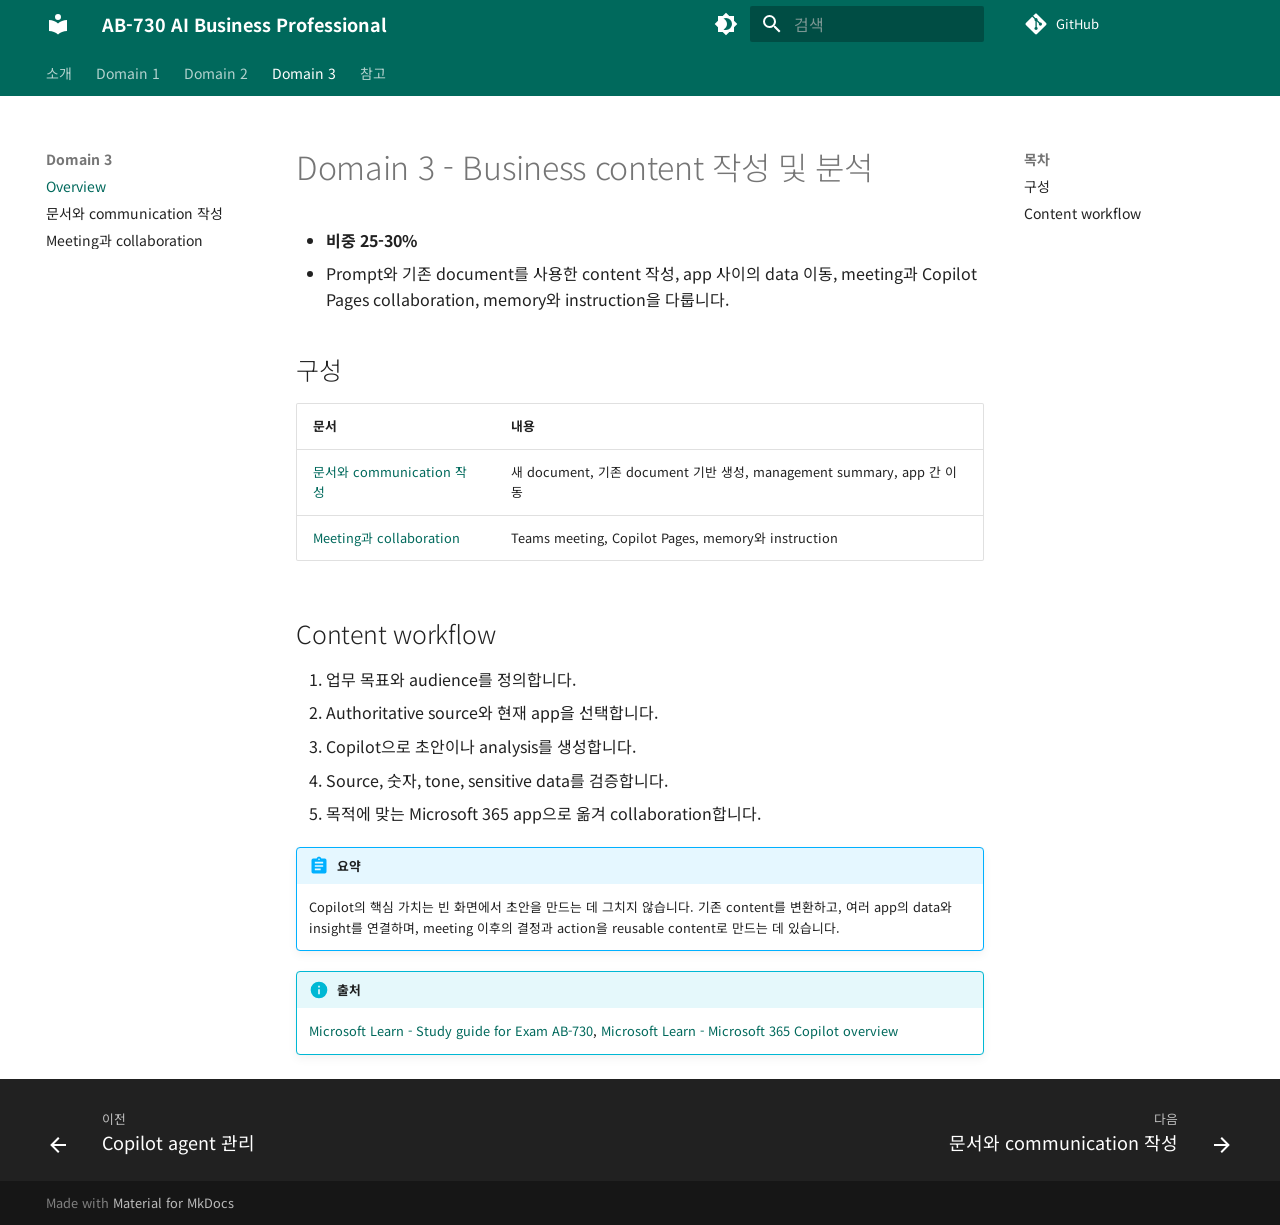
<file: domain3-business-content/index.html>
<!doctype html>
<html lang="ko" class="no-js">
  <head>
    
      <meta charset="utf-8">
      <meta name="viewport" content="width=device-width,initial-scale=1">
      
        <meta name="description" content="AB-730 AI Business Professional 시험 대비 강의 자료">
      
      
      
        <link rel="canonical" href="https://noisonnoiton.github.io/ab-730/domain3-business-content/">
      
      
        <link rel="prev" href="../domain2-prompts-conversations/03-agents/">
      
      
        <link rel="next" href="01-documents-communications/">
      
      
        
      
      
      <link rel="icon" href="../assets/images/favicon.png">
      <meta name="generator" content="mkdocs-1.6.1, mkdocs-material-9.7.7">
    
    
      
        <title>Overview - AB-730 AI Business Professional</title>
      
    
    
      <link rel="stylesheet" href="../assets/stylesheets/main.ec1eaa64.min.css">
      
        
        <link rel="stylesheet" href="../assets/stylesheets/palette.ab4e12ef.min.css">
      
      


    
    
      
    
    
      
        
        
        <link rel="preconnect" href="https://fonts.gstatic.com" crossorigin>
        <link rel="stylesheet" href="https://fonts.googleapis.com/css?family=Noto+Sans+KR:300,300i,400,400i,700,700i%7CJetBrains+Mono:400,400i,700,700i&amp;display=fallback">
        <style>:root{--md-text-font:"Noto Sans KR";--md-code-font:"JetBrains Mono"}</style>
      
    
    
      <link rel="stylesheet" href="../stylesheets/custom-colors.css">
    
    <script>__md_scope=new URL("..",location),__md_hash=e=>[...e].reduce(((e,_)=>(e<<5)-e+_.charCodeAt(0)),0),__md_get=(e,_=localStorage,t=__md_scope)=>JSON.parse(_.getItem(t.pathname+"."+e)),__md_set=(e,_,t=localStorage,a=__md_scope)=>{try{t.setItem(a.pathname+"."+e,JSON.stringify(_))}catch(e){}}</script>
    
      

    
    
  </head>
  
  
    
    
      
    
    
    
    
    <body dir="ltr" data-md-color-scheme="default" data-md-color-primary="custom" data-md-color-accent="custom">
  
    
    <input class="md-toggle" data-md-toggle="drawer" type="checkbox" id="__drawer" autocomplete="off">
    <input class="md-toggle" data-md-toggle="search" type="checkbox" id="__search" autocomplete="off">
    <label class="md-overlay" for="__drawer"></label>
    <div data-md-component="skip">
      
        
        <a href="#domain-3-business-content" class="md-skip">
          콘텐츠로 이동
        </a>
      
    </div>
    <div data-md-component="announce">
      
    </div>
    
    
      

<header class="md-header" data-md-component="header">
  <nav class="md-header__inner md-grid" aria-label="상단/헤더">
    <a href=".." title="AB-730 AI Business Professional" class="md-header__button md-logo" aria-label="AB-730 AI Business Professional" data-md-component="logo">
      
  
  <svg xmlns="http://www.w3.org/2000/svg" viewBox="0 0 24 24"><path d="M12 8a3 3 0 0 0 3-3 3 3 0 0 0-3-3 3 3 0 0 0-3 3 3 3 0 0 0 3 3m0 3.54C9.64 9.35 6.5 8 3 8v11c3.5 0 6.64 1.35 9 3.54 2.36-2.19 5.5-3.54 9-3.54V8c-3.5 0-6.64 1.35-9 3.54"/></svg>

    </a>
    <label class="md-header__button md-icon" for="__drawer">
      
      <svg xmlns="http://www.w3.org/2000/svg" viewBox="0 0 24 24"><path d="M3 6h18v2H3zm0 5h18v2H3zm0 5h18v2H3z"/></svg>
    </label>
    <div class="md-header__title" data-md-component="header-title">
      <div class="md-header__ellipsis">
        <div class="md-header__topic">
          <span class="md-ellipsis">
            AB-730 AI Business Professional
          </span>
        </div>
        <div class="md-header__topic" data-md-component="header-topic">
          <span class="md-ellipsis">
            
              Overview
            
          </span>
        </div>
      </div>
    </div>
    
      
        <form class="md-header__option" data-md-component="palette">
  
    
    
    
    <input class="md-option" data-md-color-media="" data-md-color-scheme="default" data-md-color-primary="custom" data-md-color-accent="custom"  aria-label="다크 모드로 전환"  type="radio" name="__palette" id="__palette_0">
    
      <label class="md-header__button md-icon" title="다크 모드로 전환" for="__palette_1" hidden>
        <svg xmlns="http://www.w3.org/2000/svg" viewBox="0 0 24 24"><path d="M12 18c-.89 0-1.74-.2-2.5-.55C11.56 16.5 13 14.42 13 12s-1.44-4.5-3.5-5.45C10.26 6.2 11.11 6 12 6a6 6 0 0 1 6 6 6 6 0 0 1-6 6m8-9.31V4h-4.69L12 .69 8.69 4H4v4.69L.69 12 4 15.31V20h4.69L12 23.31 15.31 20H20v-4.69L23.31 12z"/></svg>
      </label>
    
  
    
    
    
    <input class="md-option" data-md-color-media="" data-md-color-scheme="slate" data-md-color-primary="custom" data-md-color-accent="custom"  aria-label="라이트 모드로 전환"  type="radio" name="__palette" id="__palette_1">
    
      <label class="md-header__button md-icon" title="라이트 모드로 전환" for="__palette_0" hidden>
        <svg xmlns="http://www.w3.org/2000/svg" viewBox="0 0 24 24"><path d="M12 8a4 4 0 0 0-4 4 4 4 0 0 0 4 4 4 4 0 0 0 4-4 4 4 0 0 0-4-4m0 10a6 6 0 0 1-6-6 6 6 0 0 1 6-6 6 6 0 0 1 6 6 6 6 0 0 1-6 6m8-9.31V4h-4.69L12 .69 8.69 4H4v4.69L.69 12 4 15.31V20h4.69L12 23.31 15.31 20H20v-4.69L23.31 12z"/></svg>
      </label>
    
  
</form>
      
    
    
      <script>var palette=__md_get("__palette");if(palette&&palette.color){if("(prefers-color-scheme)"===palette.color.media){var media=matchMedia("(prefers-color-scheme: light)"),input=document.querySelector(media.matches?"[data-md-color-media='(prefers-color-scheme: light)']":"[data-md-color-media='(prefers-color-scheme: dark)']");palette.color.media=input.getAttribute("data-md-color-media"),palette.color.scheme=input.getAttribute("data-md-color-scheme"),palette.color.primary=input.getAttribute("data-md-color-primary"),palette.color.accent=input.getAttribute("data-md-color-accent")}for(var[key,value]of Object.entries(palette.color))document.body.setAttribute("data-md-color-"+key,value)}</script>
    
    
    
      
      
        <label class="md-header__button md-icon" for="__search">
          
          <svg xmlns="http://www.w3.org/2000/svg" viewBox="0 0 24 24"><path d="M9.5 3A6.5 6.5 0 0 1 16 9.5c0 1.61-.59 3.09-1.56 4.23l.27.27h.79l5 5-1.5 1.5-5-5v-.79l-.27-.27A6.52 6.52 0 0 1 9.5 16 6.5 6.5 0 0 1 3 9.5 6.5 6.5 0 0 1 9.5 3m0 2C7 5 5 7 5 9.5S7 14 9.5 14 14 12 14 9.5 12 5 9.5 5"/></svg>
        </label>
        <div class="md-search" data-md-component="search" role="dialog">
  <label class="md-search__overlay" for="__search"></label>
  <div class="md-search__inner" role="search">
    <form class="md-search__form" name="search">
      <input type="text" class="md-search__input" name="query" aria-label="검색" placeholder="검색" autocapitalize="off" autocorrect="off" autocomplete="off" spellcheck="false" data-md-component="search-query" required>
      <label class="md-search__icon md-icon" for="__search">
        
        <svg xmlns="http://www.w3.org/2000/svg" viewBox="0 0 24 24"><path d="M9.5 3A6.5 6.5 0 0 1 16 9.5c0 1.61-.59 3.09-1.56 4.23l.27.27h.79l5 5-1.5 1.5-5-5v-.79l-.27-.27A6.52 6.52 0 0 1 9.5 16 6.5 6.5 0 0 1 3 9.5 6.5 6.5 0 0 1 9.5 3m0 2C7 5 5 7 5 9.5S7 14 9.5 14 14 12 14 9.5 12 5 9.5 5"/></svg>
        
        <svg xmlns="http://www.w3.org/2000/svg" viewBox="0 0 24 24"><path d="M20 11v2H8l5.5 5.5-1.42 1.42L4.16 12l7.92-7.92L13.5 5.5 8 11z"/></svg>
      </label>
      <nav class="md-search__options" aria-label="검색">
        
        <button type="reset" class="md-search__icon md-icon" title="지우기" aria-label="지우기" tabindex="-1">
          
          <svg xmlns="http://www.w3.org/2000/svg" viewBox="0 0 24 24"><path d="M19 6.41 17.59 5 12 10.59 6.41 5 5 6.41 10.59 12 5 17.59 6.41 19 12 13.41 17.59 19 19 17.59 13.41 12z"/></svg>
        </button>
      </nav>
      
        <div class="md-search__suggest" data-md-component="search-suggest"></div>
      
    </form>
    <div class="md-search__output">
      <div class="md-search__scrollwrap" tabindex="0" data-md-scrollfix>
        <div class="md-search-result" data-md-component="search-result">
          <div class="md-search-result__meta">
            검색 초기화
          </div>
          <ol class="md-search-result__list" role="presentation"></ol>
        </div>
      </div>
    </div>
  </div>
</div>
      
    
    
      <div class="md-header__source">
        <a href="https://github.com/noisonnoiton/ab-730" title="저장소로 이동" class="md-source" data-md-component="source" target="_blank" rel="noopener">
  <div class="md-source__icon md-icon">
    
    <svg xmlns="http://www.w3.org/2000/svg" viewBox="0 0 448 512"><!--! Font Awesome Free 7.1.0 by @fontawesome - https://fontawesome.com License - https://fontawesome.com/license/free (Icons: CC BY 4.0, Fonts: SIL OFL 1.1, Code: MIT License) Copyright 2025 Fonticons, Inc.--><path d="M439.6 236.1 244 40.5c-5.4-5.5-12.8-8.5-20.4-8.5s-15 3-20.4 8.4L162.5 81l51.5 51.5c27.1-9.1 52.7 16.8 43.4 43.7l49.7 49.7c34.2-11.8 61.2 31 35.5 56.7-26.5 26.5-70.2-2.9-56-37.3L240.3 199v121.9c25.3 12.5 22.3 41.8 9.1 55-6.4 6.4-15.2 10.1-24.3 10.1s-17.8-3.6-24.3-10.1c-17.6-17.6-11.1-46.9 11.2-56v-123c-20.8-8.5-24.6-30.7-18.6-45L142.6 101 8.5 235.1C3 240.6 0 247.9 0 255.5s3 15 8.5 20.4l195.6 195.7c5.4 5.4 12.7 8.4 20.4 8.4s15-3 20.4-8.4l194.7-194.7c5.4-5.4 8.4-12.8 8.4-20.4s-3-15-8.4-20.4"/></svg>
  </div>
  <div class="md-source__repository">
    GitHub
  </div>
</a>
      </div>
    
  </nav>
  
</header>
    
    <div class="md-container" data-md-component="container">
      
      
        
          
            
<nav class="md-tabs" aria-label="탭" data-md-component="tabs">
  <div class="md-grid">
    <ul class="md-tabs__list">
      
        
  
  
  
  
    
    
      <li class="md-tabs__item">
        <a href=".." class="md-tabs__link">
          
  
  
  소개

        </a>
      </li>
    
  

      
        
  
  
  
  
    
    
      <li class="md-tabs__item">
        <a href="../domain1-generative-ai-fundamentals/" class="md-tabs__link">
          
  
  
  Domain 1

        </a>
      </li>
    
  

      
        
  
  
  
  
    
    
      <li class="md-tabs__item">
        <a href="../domain2-prompts-conversations/" class="md-tabs__link">
          
  
  
  Domain 2

        </a>
      </li>
    
  

      
        
  
  
  
    
  
  
    
    
      <li class="md-tabs__item md-tabs__item--active">
        <a href="./" class="md-tabs__link">
          
  
  
  Domain 3

        </a>
      </li>
    
  

      
        
  
  
  
  
    
    
      <li class="md-tabs__item">
        <a href="../glossary/" class="md-tabs__link">
          
  
  
  참고

        </a>
      </li>
    
  

      
    </ul>
  </div>
</nav>
          
        
      
      <main class="md-main" data-md-component="main">
        <div class="md-main__inner md-grid">
          
  
    
    <div class="md-sidebar md-sidebar--primary" data-md-component="sidebar" data-md-type="navigation" >
      <div class="md-sidebar__scrollwrap">
        <div class="md-sidebar__inner">
          


  


<nav class="md-nav md-nav--primary md-nav--lifted" aria-label="네비게이션" data-md-level="0">
  <label class="md-nav__title" for="__drawer">
    <a href=".." title="AB-730 AI Business Professional" class="md-nav__button md-logo" aria-label="AB-730 AI Business Professional" data-md-component="logo">
      
  
  <svg xmlns="http://www.w3.org/2000/svg" viewBox="0 0 24 24"><path d="M12 8a3 3 0 0 0 3-3 3 3 0 0 0-3-3 3 3 0 0 0-3 3 3 3 0 0 0 3 3m0 3.54C9.64 9.35 6.5 8 3 8v11c3.5 0 6.64 1.35 9 3.54 2.36-2.19 5.5-3.54 9-3.54V8c-3.5 0-6.64 1.35-9 3.54"/></svg>

    </a>
    AB-730 AI Business Professional
  </label>
  
    <div class="md-nav__source">
      <a href="https://github.com/noisonnoiton/ab-730" title="저장소로 이동" class="md-source" data-md-component="source" target="_blank" rel="noopener">
  <div class="md-source__icon md-icon">
    
    <svg xmlns="http://www.w3.org/2000/svg" viewBox="0 0 448 512"><!--! Font Awesome Free 7.1.0 by @fontawesome - https://fontawesome.com License - https://fontawesome.com/license/free (Icons: CC BY 4.0, Fonts: SIL OFL 1.1, Code: MIT License) Copyright 2025 Fonticons, Inc.--><path d="M439.6 236.1 244 40.5c-5.4-5.5-12.8-8.5-20.4-8.5s-15 3-20.4 8.4L162.5 81l51.5 51.5c27.1-9.1 52.7 16.8 43.4 43.7l49.7 49.7c34.2-11.8 61.2 31 35.5 56.7-26.5 26.5-70.2-2.9-56-37.3L240.3 199v121.9c25.3 12.5 22.3 41.8 9.1 55-6.4 6.4-15.2 10.1-24.3 10.1s-17.8-3.6-24.3-10.1c-17.6-17.6-11.1-46.9 11.2-56v-123c-20.8-8.5-24.6-30.7-18.6-45L142.6 101 8.5 235.1C3 240.6 0 247.9 0 255.5s3 15 8.5 20.4l195.6 195.7c5.4 5.4 12.7 8.4 20.4 8.4s15-3 20.4-8.4l194.7-194.7c5.4-5.4 8.4-12.8 8.4-20.4s-3-15-8.4-20.4"/></svg>
  </div>
  <div class="md-source__repository">
    GitHub
  </div>
</a>
    </div>
  
  <ul class="md-nav__list" data-md-scrollfix>
    
      
      
  
  
  
  
    
    
    
    
      
      
        
      
    
    
    <li class="md-nav__item md-nav__item--nested">
      
        
        
          
        
        <input class="md-nav__toggle md-toggle md-toggle--indeterminate" type="checkbox" id="__nav_1" >
        
          
          <label class="md-nav__link" for="__nav_1" id="__nav_1_label" tabindex="0">
            
  
  
  <span class="md-ellipsis">
    
  
    소개
  

    
  </span>
  
  

            <span class="md-nav__icon md-icon"></span>
          </label>
        
        <nav class="md-nav" data-md-level="1" aria-labelledby="__nav_1_label" aria-expanded="false">
          <label class="md-nav__title" for="__nav_1">
            <span class="md-nav__icon md-icon"></span>
            
  
    소개
  

          </label>
          <ul class="md-nav__list" data-md-scrollfix>
            
              
                
  
  
  
  
    <li class="md-nav__item">
      <a href=".." class="md-nav__link">
        
  
  
  <span class="md-ellipsis">
    
  
    Overview
  

    
  </span>
  
  

      </a>
    </li>
  

              
            
              
                
  
  
  
  
    <li class="md-nav__item">
      <a href="../exam/overview/" class="md-nav__link">
        
  
  
  <span class="md-ellipsis">
    
  
    시험 정보
  

    
  </span>
  
  

      </a>
    </li>
  

              
            
          </ul>
        </nav>
      
    </li>
  

    
      
      
  
  
  
  
    
    
    
    
      
      
        
      
    
    
    <li class="md-nav__item md-nav__item--nested">
      
        
        
          
        
        <input class="md-nav__toggle md-toggle md-toggle--indeterminate" type="checkbox" id="__nav_2" >
        
          
          <label class="md-nav__link" for="__nav_2" id="__nav_2_label" tabindex="0">
            
  
  
  <span class="md-ellipsis">
    
  
    Domain 1
  

    
  </span>
  
  

            <span class="md-nav__icon md-icon"></span>
          </label>
        
        <nav class="md-nav" data-md-level="1" aria-labelledby="__nav_2_label" aria-expanded="false">
          <label class="md-nav__title" for="__nav_2">
            <span class="md-nav__icon md-icon"></span>
            
  
    Domain 1
  

          </label>
          <ul class="md-nav__list" data-md-scrollfix>
            
              
                
  
  
  
  
    <li class="md-nav__item">
      <a href="../domain1-generative-ai-fundamentals/" class="md-nav__link">
        
  
  
  <span class="md-ellipsis">
    
  
    Overview
  

    
  </span>
  
  

      </a>
    </li>
  

              
            
              
                
  
  
  
  
    <li class="md-nav__item">
      <a href="../domain1-generative-ai-fundamentals/01-m365-experiences/" class="md-nav__link">
        
  
  
  <span class="md-ellipsis">
    
  
    Microsoft 365의 생성형 AI
  

    
  </span>
  
  

      </a>
    </li>
  

              
            
              
                
  
  
  
  
    <li class="md-nav__item">
      <a href="../domain1-generative-ai-fundamentals/02-responsible-ai/" class="md-nav__link">
        
  
  
  <span class="md-ellipsis">
    
  
    Responsible AI와 data protection
  

    
  </span>
  
  

      </a>
    </li>
  

              
            
          </ul>
        </nav>
      
    </li>
  

    
      
      
  
  
  
  
    
    
    
    
      
      
        
      
    
    
    <li class="md-nav__item md-nav__item--nested">
      
        
        
          
        
        <input class="md-nav__toggle md-toggle md-toggle--indeterminate" type="checkbox" id="__nav_3" >
        
          
          <label class="md-nav__link" for="__nav_3" id="__nav_3_label" tabindex="0">
            
  
  
  <span class="md-ellipsis">
    
  
    Domain 2
  

    
  </span>
  
  

            <span class="md-nav__icon md-icon"></span>
          </label>
        
        <nav class="md-nav" data-md-level="1" aria-labelledby="__nav_3_label" aria-expanded="false">
          <label class="md-nav__title" for="__nav_3">
            <span class="md-nav__icon md-icon"></span>
            
  
    Domain 2
  

          </label>
          <ul class="md-nav__list" data-md-scrollfix>
            
              
                
  
  
  
  
    <li class="md-nav__item">
      <a href="../domain2-prompts-conversations/" class="md-nav__link">
        
  
  
  <span class="md-ellipsis">
    
  
    Overview
  

    
  </span>
  
  

      </a>
    </li>
  

              
            
              
                
  
  
  
  
    <li class="md-nav__item">
      <a href="../domain2-prompts-conversations/01-prompts/" class="md-nav__link">
        
  
  
  <span class="md-ellipsis">
    
  
    Prompt 작성과 관리
  

    
  </span>
  
  

      </a>
    </li>
  

              
            
              
                
  
  
  
  
    <li class="md-nav__item">
      <a href="../domain2-prompts-conversations/02-conversations/" class="md-nav__link">
        
  
  
  <span class="md-ellipsis">
    
  
    Conversation 관리
  

    
  </span>
  
  

      </a>
    </li>
  

              
            
              
                
  
  
  
  
    <li class="md-nav__item">
      <a href="../domain2-prompts-conversations/03-agents/" class="md-nav__link">
        
  
  
  <span class="md-ellipsis">
    
  
    Copilot agent 관리
  

    
  </span>
  
  

      </a>
    </li>
  

              
            
          </ul>
        </nav>
      
    </li>
  

    
      
      
  
  
    
  
  
  
    
    
    
    
      
        
        
      
      
        
      
    
    
    <li class="md-nav__item md-nav__item--active md-nav__item--section md-nav__item--nested">
      
        
        
        <input class="md-nav__toggle md-toggle " type="checkbox" id="__nav_4" checked>
        
          
          <label class="md-nav__link" for="__nav_4" id="__nav_4_label" tabindex="">
            
  
  
  <span class="md-ellipsis">
    
  
    Domain 3
  

    
  </span>
  
  

            <span class="md-nav__icon md-icon"></span>
          </label>
        
        <nav class="md-nav" data-md-level="1" aria-labelledby="__nav_4_label" aria-expanded="true">
          <label class="md-nav__title" for="__nav_4">
            <span class="md-nav__icon md-icon"></span>
            
  
    Domain 3
  

          </label>
          <ul class="md-nav__list" data-md-scrollfix>
            
              
                
  
  
    
  
  
  
    <li class="md-nav__item md-nav__item--active">
      
      <input class="md-nav__toggle md-toggle" type="checkbox" id="__toc">
      
      
        
      
      
        <label class="md-nav__link md-nav__link--active" for="__toc">
          
  
  
  <span class="md-ellipsis">
    
  
    Overview
  

    
  </span>
  
  

          <span class="md-nav__icon md-icon"></span>
        </label>
      
      <a href="./" class="md-nav__link md-nav__link--active">
        
  
  
  <span class="md-ellipsis">
    
  
    Overview
  

    
  </span>
  
  

      </a>
      
        

<nav class="md-nav md-nav--secondary" aria-label="목차">
  
  
  
    
  
  
    <label class="md-nav__title" for="__toc">
      <span class="md-nav__icon md-icon"></span>
      목차
    </label>
    <ul class="md-nav__list" data-md-component="toc" data-md-scrollfix>
      
        <li class="md-nav__item">
  <a href="#_1" class="md-nav__link">
    <span class="md-ellipsis">
      
        구성
      
    </span>
  </a>
  
</li>
      
        <li class="md-nav__item">
  <a href="#content-workflow" class="md-nav__link">
    <span class="md-ellipsis">
      
        Content workflow
      
    </span>
  </a>
  
</li>
      
    </ul>
  
</nav>
      
    </li>
  

              
            
              
                
  
  
  
  
    <li class="md-nav__item">
      <a href="01-documents-communications/" class="md-nav__link">
        
  
  
  <span class="md-ellipsis">
    
  
    문서와 communication 작성
  

    
  </span>
  
  

      </a>
    </li>
  

              
            
              
                
  
  
  
  
    <li class="md-nav__item">
      <a href="02-meetings-collaboration/" class="md-nav__link">
        
  
  
  <span class="md-ellipsis">
    
  
    Meeting과 collaboration
  

    
  </span>
  
  

      </a>
    </li>
  

              
            
          </ul>
        </nav>
      
    </li>
  

    
      
      
  
  
  
  
    
    
    
    
      
      
        
      
    
    
    <li class="md-nav__item md-nav__item--nested">
      
        
        
          
        
        <input class="md-nav__toggle md-toggle md-toggle--indeterminate" type="checkbox" id="__nav_5" >
        
          
          <label class="md-nav__link" for="__nav_5" id="__nav_5_label" tabindex="0">
            
  
  
  <span class="md-ellipsis">
    
  
    참고
  

    
  </span>
  
  

            <span class="md-nav__icon md-icon"></span>
          </label>
        
        <nav class="md-nav" data-md-level="1" aria-labelledby="__nav_5_label" aria-expanded="false">
          <label class="md-nav__title" for="__nav_5">
            <span class="md-nav__icon md-icon"></span>
            
  
    참고
  

          </label>
          <ul class="md-nav__list" data-md-scrollfix>
            
              
                
  
  
  
  
    <li class="md-nav__item">
      <a href="../glossary/" class="md-nav__link">
        
  
  
  <span class="md-ellipsis">
    
  
    용어집
  

    
  </span>
  
  

      </a>
    </li>
  

              
            
          </ul>
        </nav>
      
    </li>
  

    
  </ul>
</nav>
        </div>
      </div>
    </div>
  

  
    
    <div class="md-sidebar md-sidebar--secondary" data-md-component="sidebar" data-md-type="toc" >
      <div class="md-sidebar__scrollwrap">
        <div class="md-sidebar__inner">
          

<nav class="md-nav md-nav--secondary" aria-label="목차">
  
  
  
    
  
  
    <label class="md-nav__title" for="__toc">
      <span class="md-nav__icon md-icon"></span>
      목차
    </label>
    <ul class="md-nav__list" data-md-component="toc" data-md-scrollfix>
      
        <li class="md-nav__item">
  <a href="#_1" class="md-nav__link">
    <span class="md-ellipsis">
      
        구성
      
    </span>
  </a>
  
</li>
      
        <li class="md-nav__item">
  <a href="#content-workflow" class="md-nav__link">
    <span class="md-ellipsis">
      
        Content workflow
      
    </span>
  </a>
  
</li>
      
    </ul>
  
</nav>
        </div>
      </div>
    </div>
  

  <aside class="kakao-adfit-rail" aria-label="광고">
    <ins class="kakao_ad_area" style="display:none;"
      data-ad-unit="DAN-oYnyqFed1jZhUtvA"
      data-ad-width="160"
      data-ad-height="600"></ins>
  </aside>

          
            <div class="md-content" data-md-component="content">
              
                




              
              <article class="md-content__inner md-typeset">
                
                  



<h1 id="domain-3-business-content">Domain 3 - Business content 작성 및 분석<a class="headerlink" href="#domain-3-business-content" title="Permanent link">&para;</a></h1>
<ul>
<li><strong>비중 25-30%</strong></li>
<li>Prompt와 기존 document를 사용한 content 작성, app 사이의 data 이동, meeting과 Copilot Pages collaboration, memory와 instruction을 다룹니다.</li>
</ul>
<h2 id="_1">구성<a class="headerlink" href="#_1" title="Permanent link">&para;</a></h2>
<table>
<thead>
<tr>
<th>문서</th>
<th>내용</th>
</tr>
</thead>
<tbody>
<tr>
<td><a href="01-documents-communications/">문서와 communication 작성</a></td>
<td>새 document, 기존 document 기반 생성, management summary, app 간 이동</td>
</tr>
<tr>
<td><a href="02-meetings-collaboration/">Meeting과 collaboration</a></td>
<td>Teams meeting, Copilot Pages, memory와 instruction</td>
</tr>
</tbody>
</table>
<h2 id="content-workflow">Content workflow<a class="headerlink" href="#content-workflow" title="Permanent link">&para;</a></h2>
<ol>
<li>업무 목표와 audience를 정의합니다.</li>
<li>Authoritative source와 현재 app을 선택합니다.</li>
<li>Copilot으로 초안이나 analysis를 생성합니다.</li>
<li>Source, 숫자, tone, sensitive data를 검증합니다.</li>
<li>목적에 맞는 Microsoft 365 app으로 옮겨 collaboration합니다.</li>
</ol>
<div class="admonition abstract">
<p class="admonition-title">요약</p>
<p>Copilot의 핵심 가치는 빈 화면에서 초안을 만드는 데 그치지 않습니다. 기존 content를 변환하고, 여러 app의 data와 insight를 연결하며, meeting 이후의 결정과 action을 reusable content로 만드는 데 있습니다.</p>
</div>
<div class="admonition info">
<p class="admonition-title">출처</p>
<p><a href="https://learn.microsoft.com/en-us/credentials/certifications/resources/study-guides/ab-730#draft-and-analyze-business-content-by-using-ai-25-30" target="_blank" rel="noopener">Microsoft Learn - Study guide for Exam AB-730</a>, <a href="https://learn.microsoft.com/en-us/microsoft-365/copilot/microsoft-365-copilot-overview" target="_blank" rel="noopener">Microsoft Learn - Microsoft 365 Copilot overview</a></p>
</div>












                
              </article>
            </div>
          
          
<script>var target=document.getElementById(location.hash.slice(1));target&&target.name&&(target.checked=target.name.startsWith("__tabbed_"))</script>
        </div>
        
          <button type="button" class="md-top md-icon" data-md-component="top" hidden>
  
  <svg xmlns="http://www.w3.org/2000/svg" viewBox="0 0 24 24"><path d="M13 20h-2V8l-5.5 5.5-1.42-1.42L12 4.16l7.92 7.92-1.42 1.42L13 8z"/></svg>
  맨위로
</button>
        
      </main>
      
  
        <footer class="md-footer">
  
    
      
      <nav class="md-footer__inner md-grid" aria-label="하단/푸터" >
        
          
          <a href="../domain2-prompts-conversations/03-agents/" class="md-footer__link md-footer__link--prev" aria-label="이전: Copilot agent 관리">
            <div class="md-footer__button md-icon">
              
              <svg xmlns="http://www.w3.org/2000/svg" viewBox="0 0 24 24"><path d="M20 11v2H8l5.5 5.5-1.42 1.42L4.16 12l7.92-7.92L13.5 5.5 8 11z"/></svg>
            </div>
            <div class="md-footer__title">
              <span class="md-footer__direction">
                이전
              </span>
              <div class="md-ellipsis">
                Copilot agent 관리
              </div>
            </div>
          </a>
        
        
          
          <a href="01-documents-communications/" class="md-footer__link md-footer__link--next" aria-label="다음: 문서와 communication 작성">
            <div class="md-footer__title">
              <span class="md-footer__direction">
                다음
              </span>
              <div class="md-ellipsis">
                문서와 communication 작성
              </div>
            </div>
            <div class="md-footer__button md-icon">
              
              <svg xmlns="http://www.w3.org/2000/svg" viewBox="0 0 24 24"><path d="M4 11v2h12l-5.5 5.5 1.42 1.42L19.84 12l-7.92-7.92L10.5 5.5 16 11z"/></svg>
            </div>
          </a>
        
      </nav>
    
  
  <div class="md-footer-meta md-typeset">
    <div class="md-footer-meta__inner md-grid">
      <div class="md-copyright">
  
  
    Made with
    <a href="https://squidfunk.github.io/mkdocs-material/" target="_blank" rel="noopener">
      Material for MkDocs
    </a>
  
</div>
      
    </div>
  </div>
</footer>
      
  <div class="kakao-adfit-mobile" aria-label="광고">
    <ins class="kakao_ad_area" style="display:none;"
      data-ad-unit="DAN-zHXbzhtivpd6MTA0"
      data-ad-width="250"
      data-ad-height="250"></ins>
  </div>

    </div>
    <div class="md-dialog" data-md-component="dialog">
      <div class="md-dialog__inner md-typeset"></div>
    </div>
    
    
    
      
      
      <script id="__config" type="application/json">{"annotate": null, "base": "..", "features": ["navigation.tabs", "navigation.sections", "navigation.expand", "navigation.path", "navigation.top", "navigation.footer", "toc.follow", "header.autohide", "content.code.copy", "content.tooltips", "search.suggest", "search.highlight"], "search": "../assets/javascripts/workers/search.2c215733.min.js", "tags": null, "translations": {"clipboard.copied": "\ud074\ub9bd\ubcf4\ub4dc\uc5d0 \ubcf5\uc0ac\ub428", "clipboard.copy": "\ud074\ub9bd\ubcf4\ub4dc\ub85c \ubcf5\uc0ac", "search.result.more.one": "\uc774 \ubb38\uc11c\uc5d0\uc11c 1\uac1c\uc758 \uac80\uc0c9 \uacb0\uacfc \ub354 \ubcf4\uae30", "search.result.more.other": "\uc774 \ubb38\uc11c\uc5d0\uc11c #\uac1c\uc758 \uac80\uc0c9 \uacb0\uacfc \ub354 \ubcf4\uae30", "search.result.none": "\uac80\uc0c9\uc5b4\uc640 \uc77c\uce58\ud558\ub294 \ubb38\uc11c\uac00 \uc5c6\uc2b5\ub2c8\ub2e4", "search.result.one": "1\uac1c\uc758 \uc77c\uce58\ud558\ub294 \ubb38\uc11c", "search.result.other": "#\uac1c\uc758 \uc77c\uce58\ud558\ub294 \ubb38\uc11c", "search.result.placeholder": "\uac80\uc0c9\uc5b4\ub97c \uc785\ub825\ud558\uc138\uc694", "search.result.term.missing": "\ud3ec\ud568\ub418\uc9c0 \uc54a\uc740 \uac80\uc0c9\uc5b4", "select.version": "\ubc84\uc804 \uc120\ud0dd"}, "version": null}</script>
    
    
  
      <script src="../assets/javascripts/bundle.d7400e89.min.js"></script>
      
    
  <script src="//t1.kakaocdn.net/kas/static/ba.min.js" async></script>

  </body>
</html>
</file>
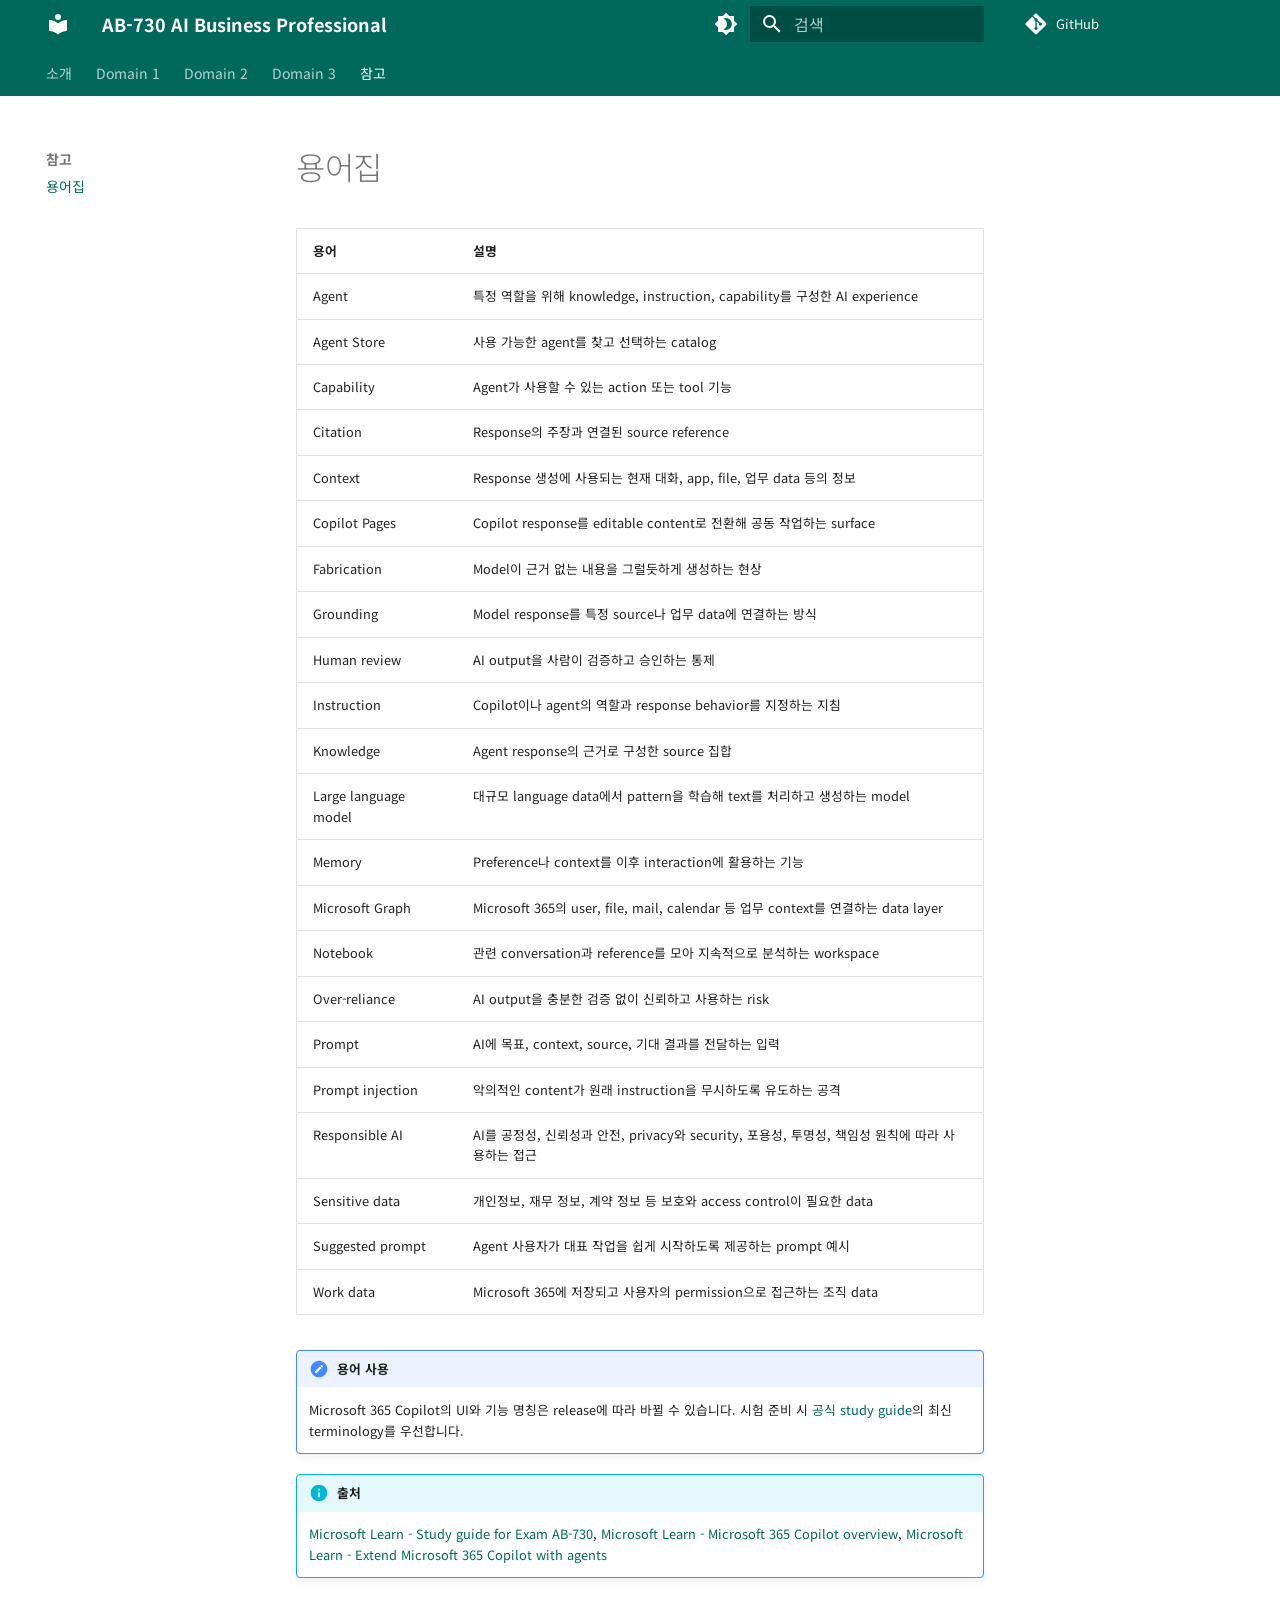
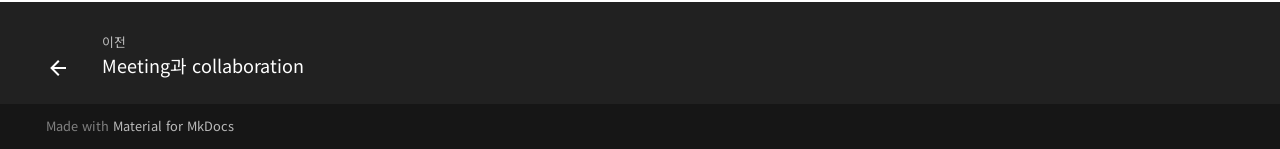
<file: glossary/index.html>
<!doctype html>
<html lang="ko" class="no-js">
  <head>
    
      <meta charset="utf-8">
      <meta name="viewport" content="width=device-width,initial-scale=1">
      
        <meta name="description" content="AB-730 AI Business Professional 시험 대비 강의 자료">
      
      
      
        <link rel="canonical" href="https://noisonnoiton.github.io/ab-730/glossary/">
      
      
        <link rel="prev" href="../domain3-business-content/02-meetings-collaboration/">
      
      
      
        
      
      
      <link rel="icon" href="../assets/images/favicon.png">
      <meta name="generator" content="mkdocs-1.6.1, mkdocs-material-9.7.7">
    
    
      
        <title>용어집 - AB-730 AI Business Professional</title>
      
    
    
      <link rel="stylesheet" href="../assets/stylesheets/main.ec1eaa64.min.css">
      
        
        <link rel="stylesheet" href="../assets/stylesheets/palette.ab4e12ef.min.css">
      
      


    
    
      
    
    
      
        
        
        <link rel="preconnect" href="https://fonts.gstatic.com" crossorigin>
        <link rel="stylesheet" href="https://fonts.googleapis.com/css?family=Noto+Sans+KR:300,300i,400,400i,700,700i%7CJetBrains+Mono:400,400i,700,700i&amp;display=fallback">
        <style>:root{--md-text-font:"Noto Sans KR";--md-code-font:"JetBrains Mono"}</style>
      
    
    
      <link rel="stylesheet" href="../stylesheets/custom-colors.css">
    
    <script>__md_scope=new URL("..",location),__md_hash=e=>[...e].reduce(((e,_)=>(e<<5)-e+_.charCodeAt(0)),0),__md_get=(e,_=localStorage,t=__md_scope)=>JSON.parse(_.getItem(t.pathname+"."+e)),__md_set=(e,_,t=localStorage,a=__md_scope)=>{try{t.setItem(a.pathname+"."+e,JSON.stringify(_))}catch(e){}}</script>
    
      

    
    
  </head>
  
  
    
    
      
    
    
    
    
    <body dir="ltr" data-md-color-scheme="default" data-md-color-primary="custom" data-md-color-accent="custom">
  
    
    <input class="md-toggle" data-md-toggle="drawer" type="checkbox" id="__drawer" autocomplete="off">
    <input class="md-toggle" data-md-toggle="search" type="checkbox" id="__search" autocomplete="off">
    <label class="md-overlay" for="__drawer"></label>
    <div data-md-component="skip">
      
        
        <a href="#_1" class="md-skip">
          콘텐츠로 이동
        </a>
      
    </div>
    <div data-md-component="announce">
      
    </div>
    
    
      

<header class="md-header" data-md-component="header">
  <nav class="md-header__inner md-grid" aria-label="상단/헤더">
    <a href=".." title="AB-730 AI Business Professional" class="md-header__button md-logo" aria-label="AB-730 AI Business Professional" data-md-component="logo">
      
  
  <svg xmlns="http://www.w3.org/2000/svg" viewBox="0 0 24 24"><path d="M12 8a3 3 0 0 0 3-3 3 3 0 0 0-3-3 3 3 0 0 0-3 3 3 3 0 0 0 3 3m0 3.54C9.64 9.35 6.5 8 3 8v11c3.5 0 6.64 1.35 9 3.54 2.36-2.19 5.5-3.54 9-3.54V8c-3.5 0-6.64 1.35-9 3.54"/></svg>

    </a>
    <label class="md-header__button md-icon" for="__drawer">
      
      <svg xmlns="http://www.w3.org/2000/svg" viewBox="0 0 24 24"><path d="M3 6h18v2H3zm0 5h18v2H3zm0 5h18v2H3z"/></svg>
    </label>
    <div class="md-header__title" data-md-component="header-title">
      <div class="md-header__ellipsis">
        <div class="md-header__topic">
          <span class="md-ellipsis">
            AB-730 AI Business Professional
          </span>
        </div>
        <div class="md-header__topic" data-md-component="header-topic">
          <span class="md-ellipsis">
            
              용어집
            
          </span>
        </div>
      </div>
    </div>
    
      
        <form class="md-header__option" data-md-component="palette">
  
    
    
    
    <input class="md-option" data-md-color-media="" data-md-color-scheme="default" data-md-color-primary="custom" data-md-color-accent="custom"  aria-label="다크 모드로 전환"  type="radio" name="__palette" id="__palette_0">
    
      <label class="md-header__button md-icon" title="다크 모드로 전환" for="__palette_1" hidden>
        <svg xmlns="http://www.w3.org/2000/svg" viewBox="0 0 24 24"><path d="M12 18c-.89 0-1.74-.2-2.5-.55C11.56 16.5 13 14.42 13 12s-1.44-4.5-3.5-5.45C10.26 6.2 11.11 6 12 6a6 6 0 0 1 6 6 6 6 0 0 1-6 6m8-9.31V4h-4.69L12 .69 8.69 4H4v4.69L.69 12 4 15.31V20h4.69L12 23.31 15.31 20H20v-4.69L23.31 12z"/></svg>
      </label>
    
  
    
    
    
    <input class="md-option" data-md-color-media="" data-md-color-scheme="slate" data-md-color-primary="custom" data-md-color-accent="custom"  aria-label="라이트 모드로 전환"  type="radio" name="__palette" id="__palette_1">
    
      <label class="md-header__button md-icon" title="라이트 모드로 전환" for="__palette_0" hidden>
        <svg xmlns="http://www.w3.org/2000/svg" viewBox="0 0 24 24"><path d="M12 8a4 4 0 0 0-4 4 4 4 0 0 0 4 4 4 4 0 0 0 4-4 4 4 0 0 0-4-4m0 10a6 6 0 0 1-6-6 6 6 0 0 1 6-6 6 6 0 0 1 6 6 6 6 0 0 1-6 6m8-9.31V4h-4.69L12 .69 8.69 4H4v4.69L.69 12 4 15.31V20h4.69L12 23.31 15.31 20H20v-4.69L23.31 12z"/></svg>
      </label>
    
  
</form>
      
    
    
      <script>var palette=__md_get("__palette");if(palette&&palette.color){if("(prefers-color-scheme)"===palette.color.media){var media=matchMedia("(prefers-color-scheme: light)"),input=document.querySelector(media.matches?"[data-md-color-media='(prefers-color-scheme: light)']":"[data-md-color-media='(prefers-color-scheme: dark)']");palette.color.media=input.getAttribute("data-md-color-media"),palette.color.scheme=input.getAttribute("data-md-color-scheme"),palette.color.primary=input.getAttribute("data-md-color-primary"),palette.color.accent=input.getAttribute("data-md-color-accent")}for(var[key,value]of Object.entries(palette.color))document.body.setAttribute("data-md-color-"+key,value)}</script>
    
    
    
      
      
        <label class="md-header__button md-icon" for="__search">
          
          <svg xmlns="http://www.w3.org/2000/svg" viewBox="0 0 24 24"><path d="M9.5 3A6.5 6.5 0 0 1 16 9.5c0 1.61-.59 3.09-1.56 4.23l.27.27h.79l5 5-1.5 1.5-5-5v-.79l-.27-.27A6.52 6.52 0 0 1 9.5 16 6.5 6.5 0 0 1 3 9.5 6.5 6.5 0 0 1 9.5 3m0 2C7 5 5 7 5 9.5S7 14 9.5 14 14 12 14 9.5 12 5 9.5 5"/></svg>
        </label>
        <div class="md-search" data-md-component="search" role="dialog">
  <label class="md-search__overlay" for="__search"></label>
  <div class="md-search__inner" role="search">
    <form class="md-search__form" name="search">
      <input type="text" class="md-search__input" name="query" aria-label="검색" placeholder="검색" autocapitalize="off" autocorrect="off" autocomplete="off" spellcheck="false" data-md-component="search-query" required>
      <label class="md-search__icon md-icon" for="__search">
        
        <svg xmlns="http://www.w3.org/2000/svg" viewBox="0 0 24 24"><path d="M9.5 3A6.5 6.5 0 0 1 16 9.5c0 1.61-.59 3.09-1.56 4.23l.27.27h.79l5 5-1.5 1.5-5-5v-.79l-.27-.27A6.52 6.52 0 0 1 9.5 16 6.5 6.5 0 0 1 3 9.5 6.5 6.5 0 0 1 9.5 3m0 2C7 5 5 7 5 9.5S7 14 9.5 14 14 12 14 9.5 12 5 9.5 5"/></svg>
        
        <svg xmlns="http://www.w3.org/2000/svg" viewBox="0 0 24 24"><path d="M20 11v2H8l5.5 5.5-1.42 1.42L4.16 12l7.92-7.92L13.5 5.5 8 11z"/></svg>
      </label>
      <nav class="md-search__options" aria-label="검색">
        
        <button type="reset" class="md-search__icon md-icon" title="지우기" aria-label="지우기" tabindex="-1">
          
          <svg xmlns="http://www.w3.org/2000/svg" viewBox="0 0 24 24"><path d="M19 6.41 17.59 5 12 10.59 6.41 5 5 6.41 10.59 12 5 17.59 6.41 19 12 13.41 17.59 19 19 17.59 13.41 12z"/></svg>
        </button>
      </nav>
      
        <div class="md-search__suggest" data-md-component="search-suggest"></div>
      
    </form>
    <div class="md-search__output">
      <div class="md-search__scrollwrap" tabindex="0" data-md-scrollfix>
        <div class="md-search-result" data-md-component="search-result">
          <div class="md-search-result__meta">
            검색 초기화
          </div>
          <ol class="md-search-result__list" role="presentation"></ol>
        </div>
      </div>
    </div>
  </div>
</div>
      
    
    
      <div class="md-header__source">
        <a href="https://github.com/noisonnoiton/ab-730" title="저장소로 이동" class="md-source" data-md-component="source" target="_blank" rel="noopener">
  <div class="md-source__icon md-icon">
    
    <svg xmlns="http://www.w3.org/2000/svg" viewBox="0 0 448 512"><!--! Font Awesome Free 7.1.0 by @fontawesome - https://fontawesome.com License - https://fontawesome.com/license/free (Icons: CC BY 4.0, Fonts: SIL OFL 1.1, Code: MIT License) Copyright 2025 Fonticons, Inc.--><path d="M439.6 236.1 244 40.5c-5.4-5.5-12.8-8.5-20.4-8.5s-15 3-20.4 8.4L162.5 81l51.5 51.5c27.1-9.1 52.7 16.8 43.4 43.7l49.7 49.7c34.2-11.8 61.2 31 35.5 56.7-26.5 26.5-70.2-2.9-56-37.3L240.3 199v121.9c25.3 12.5 22.3 41.8 9.1 55-6.4 6.4-15.2 10.1-24.3 10.1s-17.8-3.6-24.3-10.1c-17.6-17.6-11.1-46.9 11.2-56v-123c-20.8-8.5-24.6-30.7-18.6-45L142.6 101 8.5 235.1C3 240.6 0 247.9 0 255.5s3 15 8.5 20.4l195.6 195.7c5.4 5.4 12.7 8.4 20.4 8.4s15-3 20.4-8.4l194.7-194.7c5.4-5.4 8.4-12.8 8.4-20.4s-3-15-8.4-20.4"/></svg>
  </div>
  <div class="md-source__repository">
    GitHub
  </div>
</a>
      </div>
    
  </nav>
  
</header>
    
    <div class="md-container" data-md-component="container">
      
      
        
          
            
<nav class="md-tabs" aria-label="탭" data-md-component="tabs">
  <div class="md-grid">
    <ul class="md-tabs__list">
      
        
  
  
  
  
    
    
      <li class="md-tabs__item">
        <a href=".." class="md-tabs__link">
          
  
  
  소개

        </a>
      </li>
    
  

      
        
  
  
  
  
    
    
      <li class="md-tabs__item">
        <a href="../domain1-generative-ai-fundamentals/" class="md-tabs__link">
          
  
  
  Domain 1

        </a>
      </li>
    
  

      
        
  
  
  
  
    
    
      <li class="md-tabs__item">
        <a href="../domain2-prompts-conversations/" class="md-tabs__link">
          
  
  
  Domain 2

        </a>
      </li>
    
  

      
        
  
  
  
  
    
    
      <li class="md-tabs__item">
        <a href="../domain3-business-content/" class="md-tabs__link">
          
  
  
  Domain 3

        </a>
      </li>
    
  

      
        
  
  
  
    
  
  
    
    
      <li class="md-tabs__item md-tabs__item--active">
        <a href="./" class="md-tabs__link">
          
  
  
  참고

        </a>
      </li>
    
  

      
    </ul>
  </div>
</nav>
          
        
      
      <main class="md-main" data-md-component="main">
        <div class="md-main__inner md-grid">
          
  
    
    <div class="md-sidebar md-sidebar--primary" data-md-component="sidebar" data-md-type="navigation" >
      <div class="md-sidebar__scrollwrap">
        <div class="md-sidebar__inner">
          


  


<nav class="md-nav md-nav--primary md-nav--lifted" aria-label="네비게이션" data-md-level="0">
  <label class="md-nav__title" for="__drawer">
    <a href=".." title="AB-730 AI Business Professional" class="md-nav__button md-logo" aria-label="AB-730 AI Business Professional" data-md-component="logo">
      
  
  <svg xmlns="http://www.w3.org/2000/svg" viewBox="0 0 24 24"><path d="M12 8a3 3 0 0 0 3-3 3 3 0 0 0-3-3 3 3 0 0 0-3 3 3 3 0 0 0 3 3m0 3.54C9.64 9.35 6.5 8 3 8v11c3.5 0 6.64 1.35 9 3.54 2.36-2.19 5.5-3.54 9-3.54V8c-3.5 0-6.64 1.35-9 3.54"/></svg>

    </a>
    AB-730 AI Business Professional
  </label>
  
    <div class="md-nav__source">
      <a href="https://github.com/noisonnoiton/ab-730" title="저장소로 이동" class="md-source" data-md-component="source" target="_blank" rel="noopener">
  <div class="md-source__icon md-icon">
    
    <svg xmlns="http://www.w3.org/2000/svg" viewBox="0 0 448 512"><!--! Font Awesome Free 7.1.0 by @fontawesome - https://fontawesome.com License - https://fontawesome.com/license/free (Icons: CC BY 4.0, Fonts: SIL OFL 1.1, Code: MIT License) Copyright 2025 Fonticons, Inc.--><path d="M439.6 236.1 244 40.5c-5.4-5.5-12.8-8.5-20.4-8.5s-15 3-20.4 8.4L162.5 81l51.5 51.5c27.1-9.1 52.7 16.8 43.4 43.7l49.7 49.7c34.2-11.8 61.2 31 35.5 56.7-26.5 26.5-70.2-2.9-56-37.3L240.3 199v121.9c25.3 12.5 22.3 41.8 9.1 55-6.4 6.4-15.2 10.1-24.3 10.1s-17.8-3.6-24.3-10.1c-17.6-17.6-11.1-46.9 11.2-56v-123c-20.8-8.5-24.6-30.7-18.6-45L142.6 101 8.5 235.1C3 240.6 0 247.9 0 255.5s3 15 8.5 20.4l195.6 195.7c5.4 5.4 12.7 8.4 20.4 8.4s15-3 20.4-8.4l194.7-194.7c5.4-5.4 8.4-12.8 8.4-20.4s-3-15-8.4-20.4"/></svg>
  </div>
  <div class="md-source__repository">
    GitHub
  </div>
</a>
    </div>
  
  <ul class="md-nav__list" data-md-scrollfix>
    
      
      
  
  
  
  
    
    
    
    
      
      
        
      
    
    
    <li class="md-nav__item md-nav__item--nested">
      
        
        
          
        
        <input class="md-nav__toggle md-toggle md-toggle--indeterminate" type="checkbox" id="__nav_1" >
        
          
          <label class="md-nav__link" for="__nav_1" id="__nav_1_label" tabindex="0">
            
  
  
  <span class="md-ellipsis">
    
  
    소개
  

    
  </span>
  
  

            <span class="md-nav__icon md-icon"></span>
          </label>
        
        <nav class="md-nav" data-md-level="1" aria-labelledby="__nav_1_label" aria-expanded="false">
          <label class="md-nav__title" for="__nav_1">
            <span class="md-nav__icon md-icon"></span>
            
  
    소개
  

          </label>
          <ul class="md-nav__list" data-md-scrollfix>
            
              
                
  
  
  
  
    <li class="md-nav__item">
      <a href=".." class="md-nav__link">
        
  
  
  <span class="md-ellipsis">
    
  
    Overview
  

    
  </span>
  
  

      </a>
    </li>
  

              
            
              
                
  
  
  
  
    <li class="md-nav__item">
      <a href="../exam/overview/" class="md-nav__link">
        
  
  
  <span class="md-ellipsis">
    
  
    시험 정보
  

    
  </span>
  
  

      </a>
    </li>
  

              
            
          </ul>
        </nav>
      
    </li>
  

    
      
      
  
  
  
  
    
    
    
    
      
      
        
      
    
    
    <li class="md-nav__item md-nav__item--nested">
      
        
        
          
        
        <input class="md-nav__toggle md-toggle md-toggle--indeterminate" type="checkbox" id="__nav_2" >
        
          
          <label class="md-nav__link" for="__nav_2" id="__nav_2_label" tabindex="0">
            
  
  
  <span class="md-ellipsis">
    
  
    Domain 1
  

    
  </span>
  
  

            <span class="md-nav__icon md-icon"></span>
          </label>
        
        <nav class="md-nav" data-md-level="1" aria-labelledby="__nav_2_label" aria-expanded="false">
          <label class="md-nav__title" for="__nav_2">
            <span class="md-nav__icon md-icon"></span>
            
  
    Domain 1
  

          </label>
          <ul class="md-nav__list" data-md-scrollfix>
            
              
                
  
  
  
  
    <li class="md-nav__item">
      <a href="../domain1-generative-ai-fundamentals/" class="md-nav__link">
        
  
  
  <span class="md-ellipsis">
    
  
    Overview
  

    
  </span>
  
  

      </a>
    </li>
  

              
            
              
                
  
  
  
  
    <li class="md-nav__item">
      <a href="../domain1-generative-ai-fundamentals/01-m365-experiences/" class="md-nav__link">
        
  
  
  <span class="md-ellipsis">
    
  
    Microsoft 365의 생성형 AI
  

    
  </span>
  
  

      </a>
    </li>
  

              
            
              
                
  
  
  
  
    <li class="md-nav__item">
      <a href="../domain1-generative-ai-fundamentals/02-responsible-ai/" class="md-nav__link">
        
  
  
  <span class="md-ellipsis">
    
  
    Responsible AI와 data protection
  

    
  </span>
  
  

      </a>
    </li>
  

              
            
          </ul>
        </nav>
      
    </li>
  

    
      
      
  
  
  
  
    
    
    
    
      
      
        
      
    
    
    <li class="md-nav__item md-nav__item--nested">
      
        
        
          
        
        <input class="md-nav__toggle md-toggle md-toggle--indeterminate" type="checkbox" id="__nav_3" >
        
          
          <label class="md-nav__link" for="__nav_3" id="__nav_3_label" tabindex="0">
            
  
  
  <span class="md-ellipsis">
    
  
    Domain 2
  

    
  </span>
  
  

            <span class="md-nav__icon md-icon"></span>
          </label>
        
        <nav class="md-nav" data-md-level="1" aria-labelledby="__nav_3_label" aria-expanded="false">
          <label class="md-nav__title" for="__nav_3">
            <span class="md-nav__icon md-icon"></span>
            
  
    Domain 2
  

          </label>
          <ul class="md-nav__list" data-md-scrollfix>
            
              
                
  
  
  
  
    <li class="md-nav__item">
      <a href="../domain2-prompts-conversations/" class="md-nav__link">
        
  
  
  <span class="md-ellipsis">
    
  
    Overview
  

    
  </span>
  
  

      </a>
    </li>
  

              
            
              
                
  
  
  
  
    <li class="md-nav__item">
      <a href="../domain2-prompts-conversations/01-prompts/" class="md-nav__link">
        
  
  
  <span class="md-ellipsis">
    
  
    Prompt 작성과 관리
  

    
  </span>
  
  

      </a>
    </li>
  

              
            
              
                
  
  
  
  
    <li class="md-nav__item">
      <a href="../domain2-prompts-conversations/02-conversations/" class="md-nav__link">
        
  
  
  <span class="md-ellipsis">
    
  
    Conversation 관리
  

    
  </span>
  
  

      </a>
    </li>
  

              
            
              
                
  
  
  
  
    <li class="md-nav__item">
      <a href="../domain2-prompts-conversations/03-agents/" class="md-nav__link">
        
  
  
  <span class="md-ellipsis">
    
  
    Copilot agent 관리
  

    
  </span>
  
  

      </a>
    </li>
  

              
            
          </ul>
        </nav>
      
    </li>
  

    
      
      
  
  
  
  
    
    
    
    
      
      
        
      
    
    
    <li class="md-nav__item md-nav__item--nested">
      
        
        
          
        
        <input class="md-nav__toggle md-toggle md-toggle--indeterminate" type="checkbox" id="__nav_4" >
        
          
          <label class="md-nav__link" for="__nav_4" id="__nav_4_label" tabindex="0">
            
  
  
  <span class="md-ellipsis">
    
  
    Domain 3
  

    
  </span>
  
  

            <span class="md-nav__icon md-icon"></span>
          </label>
        
        <nav class="md-nav" data-md-level="1" aria-labelledby="__nav_4_label" aria-expanded="false">
          <label class="md-nav__title" for="__nav_4">
            <span class="md-nav__icon md-icon"></span>
            
  
    Domain 3
  

          </label>
          <ul class="md-nav__list" data-md-scrollfix>
            
              
                
  
  
  
  
    <li class="md-nav__item">
      <a href="../domain3-business-content/" class="md-nav__link">
        
  
  
  <span class="md-ellipsis">
    
  
    Overview
  

    
  </span>
  
  

      </a>
    </li>
  

              
            
              
                
  
  
  
  
    <li class="md-nav__item">
      <a href="../domain3-business-content/01-documents-communications/" class="md-nav__link">
        
  
  
  <span class="md-ellipsis">
    
  
    문서와 communication 작성
  

    
  </span>
  
  

      </a>
    </li>
  

              
            
              
                
  
  
  
  
    <li class="md-nav__item">
      <a href="../domain3-business-content/02-meetings-collaboration/" class="md-nav__link">
        
  
  
  <span class="md-ellipsis">
    
  
    Meeting과 collaboration
  

    
  </span>
  
  

      </a>
    </li>
  

              
            
          </ul>
        </nav>
      
    </li>
  

    
      
      
  
  
    
  
  
  
    
    
    
    
      
        
        
      
      
        
      
    
    
    <li class="md-nav__item md-nav__item--active md-nav__item--section md-nav__item--nested">
      
        
        
        <input class="md-nav__toggle md-toggle " type="checkbox" id="__nav_5" checked>
        
          
          <label class="md-nav__link" for="__nav_5" id="__nav_5_label" tabindex="">
            
  
  
  <span class="md-ellipsis">
    
  
    참고
  

    
  </span>
  
  

            <span class="md-nav__icon md-icon"></span>
          </label>
        
        <nav class="md-nav" data-md-level="1" aria-labelledby="__nav_5_label" aria-expanded="true">
          <label class="md-nav__title" for="__nav_5">
            <span class="md-nav__icon md-icon"></span>
            
  
    참고
  

          </label>
          <ul class="md-nav__list" data-md-scrollfix>
            
              
                
  
  
    
  
  
  
    <li class="md-nav__item md-nav__item--active">
      
      <input class="md-nav__toggle md-toggle" type="checkbox" id="__toc">
      
      
        
      
      
      <a href="./" class="md-nav__link md-nav__link--active">
        
  
  
  <span class="md-ellipsis">
    
  
    용어집
  

    
  </span>
  
  

      </a>
      
    </li>
  

              
            
          </ul>
        </nav>
      
    </li>
  

    
  </ul>
</nav>
        </div>
      </div>
    </div>
  

  
    
    <div class="md-sidebar md-sidebar--secondary" data-md-component="sidebar" data-md-type="toc" >
      <div class="md-sidebar__scrollwrap">
        <div class="md-sidebar__inner">
          

<nav class="md-nav md-nav--secondary" aria-label="목차">
  
  
  
    
  
  
</nav>
        </div>
      </div>
    </div>
  

  <aside class="kakao-adfit-rail" aria-label="광고">
    <ins class="kakao_ad_area" style="display:none;"
      data-ad-unit="DAN-oYnyqFed1jZhUtvA"
      data-ad-width="160"
      data-ad-height="600"></ins>
  </aside>

          
            <div class="md-content" data-md-component="content">
              
                




              
              <article class="md-content__inner md-typeset">
                
                  



<h1 id="_1">용어집<a class="headerlink" href="#_1" title="Permanent link">&para;</a></h1>
<table>
<thead>
<tr>
<th>용어</th>
<th>설명</th>
</tr>
</thead>
<tbody>
<tr>
<td>Agent</td>
<td>특정 역할을 위해 knowledge, instruction, capability를 구성한 AI experience</td>
</tr>
<tr>
<td>Agent Store</td>
<td>사용 가능한 agent를 찾고 선택하는 catalog</td>
</tr>
<tr>
<td>Capability</td>
<td>Agent가 사용할 수 있는 action 또는 tool 기능</td>
</tr>
<tr>
<td>Citation</td>
<td>Response의 주장과 연결된 source reference</td>
</tr>
<tr>
<td>Context</td>
<td>Response 생성에 사용되는 현재 대화, app, file, 업무 data 등의 정보</td>
</tr>
<tr>
<td>Copilot Pages</td>
<td>Copilot response를 editable content로 전환해 공동 작업하는 surface</td>
</tr>
<tr>
<td>Fabrication</td>
<td>Model이 근거 없는 내용을 그럴듯하게 생성하는 현상</td>
</tr>
<tr>
<td>Grounding</td>
<td>Model response를 특정 source나 업무 data에 연결하는 방식</td>
</tr>
<tr>
<td>Human review</td>
<td>AI output을 사람이 검증하고 승인하는 통제</td>
</tr>
<tr>
<td>Instruction</td>
<td>Copilot이나 agent의 역할과 response behavior를 지정하는 지침</td>
</tr>
<tr>
<td>Knowledge</td>
<td>Agent response의 근거로 구성한 source 집합</td>
</tr>
<tr>
<td>Large language model</td>
<td>대규모 language data에서 pattern을 학습해 text를 처리하고 생성하는 model</td>
</tr>
<tr>
<td>Memory</td>
<td>Preference나 context를 이후 interaction에 활용하는 기능</td>
</tr>
<tr>
<td>Microsoft Graph</td>
<td>Microsoft 365의 user, file, mail, calendar 등 업무 context를 연결하는 data layer</td>
</tr>
<tr>
<td>Notebook</td>
<td>관련 conversation과 reference를 모아 지속적으로 분석하는 workspace</td>
</tr>
<tr>
<td>Over-reliance</td>
<td>AI output을 충분한 검증 없이 신뢰하고 사용하는 risk</td>
</tr>
<tr>
<td>Prompt</td>
<td>AI에 목표, context, source, 기대 결과를 전달하는 입력</td>
</tr>
<tr>
<td>Prompt injection</td>
<td>악의적인 content가 원래 instruction을 무시하도록 유도하는 공격</td>
</tr>
<tr>
<td>Responsible AI</td>
<td>AI를 공정성, 신뢰성과 안전, privacy와 security, 포용성, 투명성, 책임성 원칙에 따라 사용하는 접근</td>
</tr>
<tr>
<td>Sensitive data</td>
<td>개인정보, 재무 정보, 계약 정보 등 보호와 access control이 필요한 data</td>
</tr>
<tr>
<td>Suggested prompt</td>
<td>Agent 사용자가 대표 작업을 쉽게 시작하도록 제공하는 prompt 예시</td>
</tr>
<tr>
<td>Work data</td>
<td>Microsoft 365에 저장되고 사용자의 permission으로 접근하는 조직 data</td>
</tr>
</tbody>
</table>
<div class="admonition note">
<p class="admonition-title">용어 사용</p>
<p>Microsoft 365 Copilot의 UI와 기능 명칭은 release에 따라 바뀔 수 있습니다. 시험 준비 시 <a href="https://learn.microsoft.com/en-us/credentials/certifications/resources/study-guides/ab-730" target="_blank" rel="noopener">공식 study guide</a>의 최신 terminology를 우선합니다.</p>
</div>
<div class="admonition info">
<p class="admonition-title">출처</p>
<p><a href="https://learn.microsoft.com/en-us/credentials/certifications/resources/study-guides/ab-730" target="_blank" rel="noopener">Microsoft Learn - Study guide for Exam AB-730</a>, <a href="https://learn.microsoft.com/en-us/microsoft-365/copilot/microsoft-365-copilot-overview" target="_blank" rel="noopener">Microsoft Learn - Microsoft 365 Copilot overview</a>, <a href="https://learn.microsoft.com/en-us/microsoft-copilot-studio/microsoft-365-copilot-extend-with-agents" target="_blank" rel="noopener">Microsoft Learn - Extend Microsoft 365 Copilot with agents</a></p>
</div>












                
              </article>
            </div>
          
          
<script>var target=document.getElementById(location.hash.slice(1));target&&target.name&&(target.checked=target.name.startsWith("__tabbed_"))</script>
        </div>
        
          <button type="button" class="md-top md-icon" data-md-component="top" hidden>
  
  <svg xmlns="http://www.w3.org/2000/svg" viewBox="0 0 24 24"><path d="M13 20h-2V8l-5.5 5.5-1.42-1.42L12 4.16l7.92 7.92-1.42 1.42L13 8z"/></svg>
  맨위로
</button>
        
      </main>
      
  
        <footer class="md-footer">
  
    
      
      <nav class="md-footer__inner md-grid" aria-label="하단/푸터" >
        
          
          <a href="../domain3-business-content/02-meetings-collaboration/" class="md-footer__link md-footer__link--prev" aria-label="이전: Meeting과 collaboration">
            <div class="md-footer__button md-icon">
              
              <svg xmlns="http://www.w3.org/2000/svg" viewBox="0 0 24 24"><path d="M20 11v2H8l5.5 5.5-1.42 1.42L4.16 12l7.92-7.92L13.5 5.5 8 11z"/></svg>
            </div>
            <div class="md-footer__title">
              <span class="md-footer__direction">
                이전
              </span>
              <div class="md-ellipsis">
                Meeting과 collaboration
              </div>
            </div>
          </a>
        
        
      </nav>
    
  
  <div class="md-footer-meta md-typeset">
    <div class="md-footer-meta__inner md-grid">
      <div class="md-copyright">
  
  
    Made with
    <a href="https://squidfunk.github.io/mkdocs-material/" target="_blank" rel="noopener">
      Material for MkDocs
    </a>
  
</div>
      
    </div>
  </div>
</footer>
      
  <div class="kakao-adfit-mobile" aria-label="광고">
    <ins class="kakao_ad_area" style="display:none;"
      data-ad-unit="DAN-zHXbzhtivpd6MTA0"
      data-ad-width="250"
      data-ad-height="250"></ins>
  </div>

    </div>
    <div class="md-dialog" data-md-component="dialog">
      <div class="md-dialog__inner md-typeset"></div>
    </div>
    
    
    
      
      
      <script id="__config" type="application/json">{"annotate": null, "base": "..", "features": ["navigation.tabs", "navigation.sections", "navigation.expand", "navigation.path", "navigation.top", "navigation.footer", "toc.follow", "header.autohide", "content.code.copy", "content.tooltips", "search.suggest", "search.highlight"], "search": "../assets/javascripts/workers/search.2c215733.min.js", "tags": null, "translations": {"clipboard.copied": "\ud074\ub9bd\ubcf4\ub4dc\uc5d0 \ubcf5\uc0ac\ub428", "clipboard.copy": "\ud074\ub9bd\ubcf4\ub4dc\ub85c \ubcf5\uc0ac", "search.result.more.one": "\uc774 \ubb38\uc11c\uc5d0\uc11c 1\uac1c\uc758 \uac80\uc0c9 \uacb0\uacfc \ub354 \ubcf4\uae30", "search.result.more.other": "\uc774 \ubb38\uc11c\uc5d0\uc11c #\uac1c\uc758 \uac80\uc0c9 \uacb0\uacfc \ub354 \ubcf4\uae30", "search.result.none": "\uac80\uc0c9\uc5b4\uc640 \uc77c\uce58\ud558\ub294 \ubb38\uc11c\uac00 \uc5c6\uc2b5\ub2c8\ub2e4", "search.result.one": "1\uac1c\uc758 \uc77c\uce58\ud558\ub294 \ubb38\uc11c", "search.result.other": "#\uac1c\uc758 \uc77c\uce58\ud558\ub294 \ubb38\uc11c", "search.result.placeholder": "\uac80\uc0c9\uc5b4\ub97c \uc785\ub825\ud558\uc138\uc694", "search.result.term.missing": "\ud3ec\ud568\ub418\uc9c0 \uc54a\uc740 \uac80\uc0c9\uc5b4", "select.version": "\ubc84\uc804 \uc120\ud0dd"}, "version": null}</script>
    
    
  
      <script src="../assets/javascripts/bundle.d7400e89.min.js"></script>
      
    
  <script src="//t1.kakaocdn.net/kas/static/ba.min.js" async></script>

  </body>
</html>
</file>
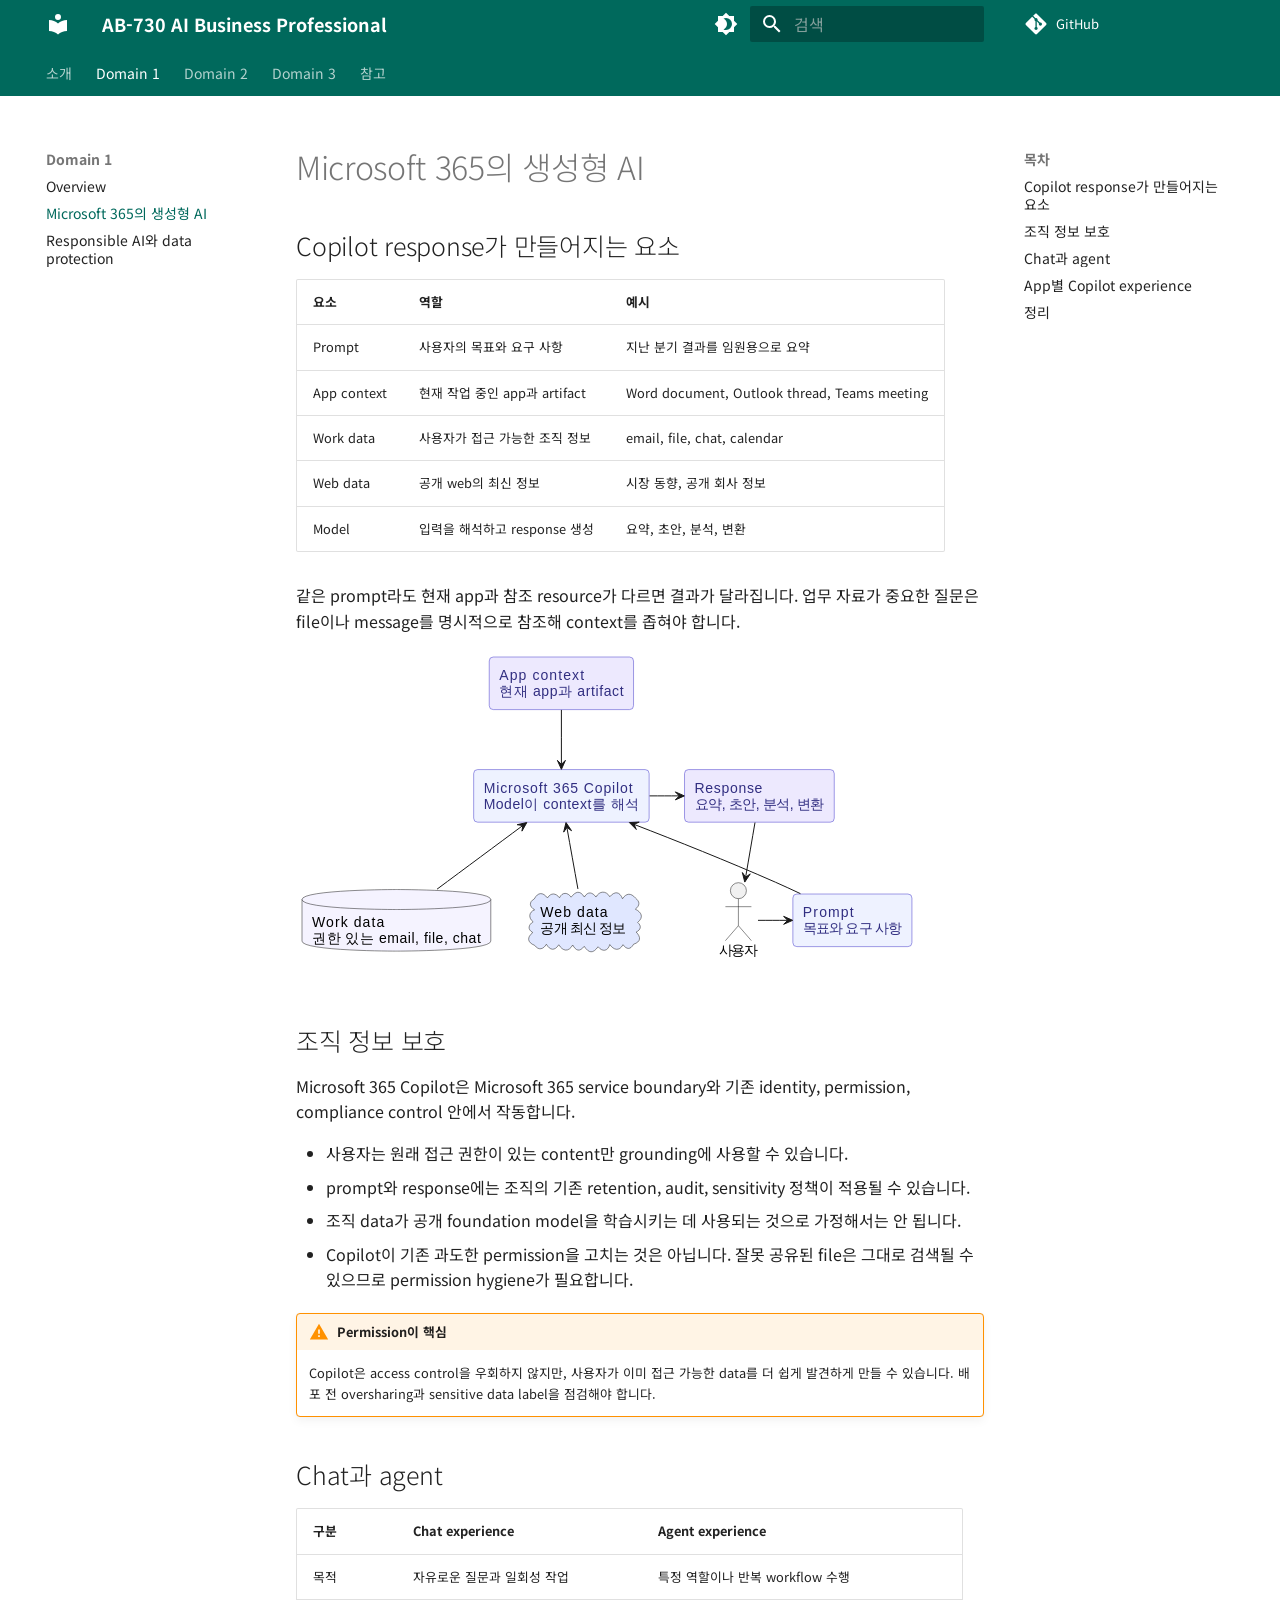
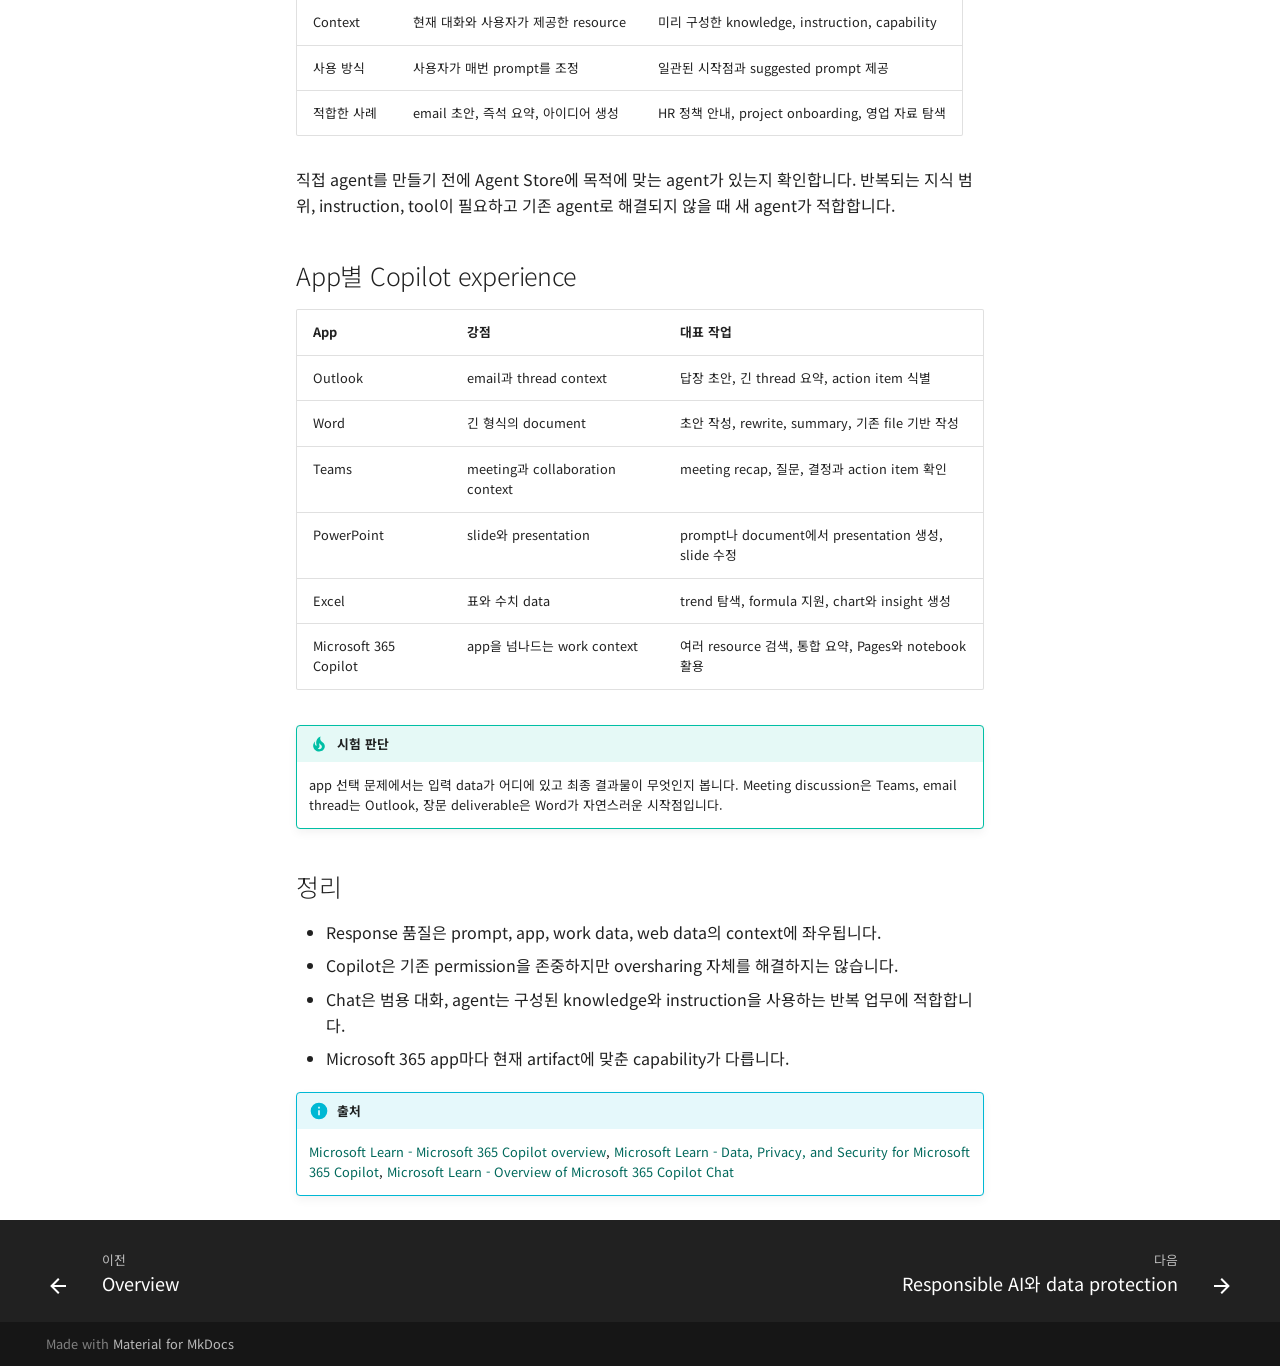
<file: domain1-generative-ai-fundamentals/01-m365-experiences/index.html>
<!doctype html>
<html lang="ko" class="no-js">
  <head>
    
      <meta charset="utf-8">
      <meta name="viewport" content="width=device-width,initial-scale=1">
      
        <meta name="description" content="AB-730 AI Business Professional 시험 대비 강의 자료">
      
      
      
        <link rel="canonical" href="https://noisonnoiton.github.io/ab-730/domain1-generative-ai-fundamentals/01-m365-experiences/">
      
      
        <link rel="prev" href="../">
      
      
        <link rel="next" href="../02-responsible-ai/">
      
      
        
      
      
      <link rel="icon" href="../../assets/images/favicon.png">
      <meta name="generator" content="mkdocs-1.6.1, mkdocs-material-9.7.7">
    
    
      
        <title>Microsoft 365의 생성형 AI - AB-730 AI Business Professional</title>
      
    
    
      <link rel="stylesheet" href="../../assets/stylesheets/main.ec1eaa64.min.css">
      
        
        <link rel="stylesheet" href="../../assets/stylesheets/palette.ab4e12ef.min.css">
      
      


    
    
      
    
    
      
        
        
        <link rel="preconnect" href="https://fonts.gstatic.com" crossorigin>
        <link rel="stylesheet" href="https://fonts.googleapis.com/css?family=Noto+Sans+KR:300,300i,400,400i,700,700i%7CJetBrains+Mono:400,400i,700,700i&amp;display=fallback">
        <style>:root{--md-text-font:"Noto Sans KR";--md-code-font:"JetBrains Mono"}</style>
      
    
    
      <link rel="stylesheet" href="../../stylesheets/custom-colors.css">
    
    <script>__md_scope=new URL("../..",location),__md_hash=e=>[...e].reduce(((e,_)=>(e<<5)-e+_.charCodeAt(0)),0),__md_get=(e,_=localStorage,t=__md_scope)=>JSON.parse(_.getItem(t.pathname+"."+e)),__md_set=(e,_,t=localStorage,a=__md_scope)=>{try{t.setItem(a.pathname+"."+e,JSON.stringify(_))}catch(e){}}</script>
    
      

    
    
  </head>
  
  
    
    
      
    
    
    
    
    <body dir="ltr" data-md-color-scheme="default" data-md-color-primary="custom" data-md-color-accent="custom">
  
    
    <input class="md-toggle" data-md-toggle="drawer" type="checkbox" id="__drawer" autocomplete="off">
    <input class="md-toggle" data-md-toggle="search" type="checkbox" id="__search" autocomplete="off">
    <label class="md-overlay" for="__drawer"></label>
    <div data-md-component="skip">
      
        
        <a href="#microsoft-365-ai" class="md-skip">
          콘텐츠로 이동
        </a>
      
    </div>
    <div data-md-component="announce">
      
    </div>
    
    
      

<header class="md-header" data-md-component="header">
  <nav class="md-header__inner md-grid" aria-label="상단/헤더">
    <a href="../.." title="AB-730 AI Business Professional" class="md-header__button md-logo" aria-label="AB-730 AI Business Professional" data-md-component="logo">
      
  
  <svg xmlns="http://www.w3.org/2000/svg" viewBox="0 0 24 24"><path d="M12 8a3 3 0 0 0 3-3 3 3 0 0 0-3-3 3 3 0 0 0-3 3 3 3 0 0 0 3 3m0 3.54C9.64 9.35 6.5 8 3 8v11c3.5 0 6.64 1.35 9 3.54 2.36-2.19 5.5-3.54 9-3.54V8c-3.5 0-6.64 1.35-9 3.54"/></svg>

    </a>
    <label class="md-header__button md-icon" for="__drawer">
      
      <svg xmlns="http://www.w3.org/2000/svg" viewBox="0 0 24 24"><path d="M3 6h18v2H3zm0 5h18v2H3zm0 5h18v2H3z"/></svg>
    </label>
    <div class="md-header__title" data-md-component="header-title">
      <div class="md-header__ellipsis">
        <div class="md-header__topic">
          <span class="md-ellipsis">
            AB-730 AI Business Professional
          </span>
        </div>
        <div class="md-header__topic" data-md-component="header-topic">
          <span class="md-ellipsis">
            
              Microsoft 365의 생성형 AI
            
          </span>
        </div>
      </div>
    </div>
    
      
        <form class="md-header__option" data-md-component="palette">
  
    
    
    
    <input class="md-option" data-md-color-media="" data-md-color-scheme="default" data-md-color-primary="custom" data-md-color-accent="custom"  aria-label="다크 모드로 전환"  type="radio" name="__palette" id="__palette_0">
    
      <label class="md-header__button md-icon" title="다크 모드로 전환" for="__palette_1" hidden>
        <svg xmlns="http://www.w3.org/2000/svg" viewBox="0 0 24 24"><path d="M12 18c-.89 0-1.74-.2-2.5-.55C11.56 16.5 13 14.42 13 12s-1.44-4.5-3.5-5.45C10.26 6.2 11.11 6 12 6a6 6 0 0 1 6 6 6 6 0 0 1-6 6m8-9.31V4h-4.69L12 .69 8.69 4H4v4.69L.69 12 4 15.31V20h4.69L12 23.31 15.31 20H20v-4.69L23.31 12z"/></svg>
      </label>
    
  
    
    
    
    <input class="md-option" data-md-color-media="" data-md-color-scheme="slate" data-md-color-primary="custom" data-md-color-accent="custom"  aria-label="라이트 모드로 전환"  type="radio" name="__palette" id="__palette_1">
    
      <label class="md-header__button md-icon" title="라이트 모드로 전환" for="__palette_0" hidden>
        <svg xmlns="http://www.w3.org/2000/svg" viewBox="0 0 24 24"><path d="M12 8a4 4 0 0 0-4 4 4 4 0 0 0 4 4 4 4 0 0 0 4-4 4 4 0 0 0-4-4m0 10a6 6 0 0 1-6-6 6 6 0 0 1 6-6 6 6 0 0 1 6 6 6 6 0 0 1-6 6m8-9.31V4h-4.69L12 .69 8.69 4H4v4.69L.69 12 4 15.31V20h4.69L12 23.31 15.31 20H20v-4.69L23.31 12z"/></svg>
      </label>
    
  
</form>
      
    
    
      <script>var palette=__md_get("__palette");if(palette&&palette.color){if("(prefers-color-scheme)"===palette.color.media){var media=matchMedia("(prefers-color-scheme: light)"),input=document.querySelector(media.matches?"[data-md-color-media='(prefers-color-scheme: light)']":"[data-md-color-media='(prefers-color-scheme: dark)']");palette.color.media=input.getAttribute("data-md-color-media"),palette.color.scheme=input.getAttribute("data-md-color-scheme"),palette.color.primary=input.getAttribute("data-md-color-primary"),palette.color.accent=input.getAttribute("data-md-color-accent")}for(var[key,value]of Object.entries(palette.color))document.body.setAttribute("data-md-color-"+key,value)}</script>
    
    
    
      
      
        <label class="md-header__button md-icon" for="__search">
          
          <svg xmlns="http://www.w3.org/2000/svg" viewBox="0 0 24 24"><path d="M9.5 3A6.5 6.5 0 0 1 16 9.5c0 1.61-.59 3.09-1.56 4.23l.27.27h.79l5 5-1.5 1.5-5-5v-.79l-.27-.27A6.52 6.52 0 0 1 9.5 16 6.5 6.5 0 0 1 3 9.5 6.5 6.5 0 0 1 9.5 3m0 2C7 5 5 7 5 9.5S7 14 9.5 14 14 12 14 9.5 12 5 9.5 5"/></svg>
        </label>
        <div class="md-search" data-md-component="search" role="dialog">
  <label class="md-search__overlay" for="__search"></label>
  <div class="md-search__inner" role="search">
    <form class="md-search__form" name="search">
      <input type="text" class="md-search__input" name="query" aria-label="검색" placeholder="검색" autocapitalize="off" autocorrect="off" autocomplete="off" spellcheck="false" data-md-component="search-query" required>
      <label class="md-search__icon md-icon" for="__search">
        
        <svg xmlns="http://www.w3.org/2000/svg" viewBox="0 0 24 24"><path d="M9.5 3A6.5 6.5 0 0 1 16 9.5c0 1.61-.59 3.09-1.56 4.23l.27.27h.79l5 5-1.5 1.5-5-5v-.79l-.27-.27A6.52 6.52 0 0 1 9.5 16 6.5 6.5 0 0 1 3 9.5 6.5 6.5 0 0 1 9.5 3m0 2C7 5 5 7 5 9.5S7 14 9.5 14 14 12 14 9.5 12 5 9.5 5"/></svg>
        
        <svg xmlns="http://www.w3.org/2000/svg" viewBox="0 0 24 24"><path d="M20 11v2H8l5.5 5.5-1.42 1.42L4.16 12l7.92-7.92L13.5 5.5 8 11z"/></svg>
      </label>
      <nav class="md-search__options" aria-label="검색">
        
        <button type="reset" class="md-search__icon md-icon" title="지우기" aria-label="지우기" tabindex="-1">
          
          <svg xmlns="http://www.w3.org/2000/svg" viewBox="0 0 24 24"><path d="M19 6.41 17.59 5 12 10.59 6.41 5 5 6.41 10.59 12 5 17.59 6.41 19 12 13.41 17.59 19 19 17.59 13.41 12z"/></svg>
        </button>
      </nav>
      
        <div class="md-search__suggest" data-md-component="search-suggest"></div>
      
    </form>
    <div class="md-search__output">
      <div class="md-search__scrollwrap" tabindex="0" data-md-scrollfix>
        <div class="md-search-result" data-md-component="search-result">
          <div class="md-search-result__meta">
            검색 초기화
          </div>
          <ol class="md-search-result__list" role="presentation"></ol>
        </div>
      </div>
    </div>
  </div>
</div>
      
    
    
      <div class="md-header__source">
        <a href="https://github.com/noisonnoiton/ab-730" title="저장소로 이동" class="md-source" data-md-component="source" target="_blank" rel="noopener">
  <div class="md-source__icon md-icon">
    
    <svg xmlns="http://www.w3.org/2000/svg" viewBox="0 0 448 512"><!--! Font Awesome Free 7.1.0 by @fontawesome - https://fontawesome.com License - https://fontawesome.com/license/free (Icons: CC BY 4.0, Fonts: SIL OFL 1.1, Code: MIT License) Copyright 2025 Fonticons, Inc.--><path d="M439.6 236.1 244 40.5c-5.4-5.5-12.8-8.5-20.4-8.5s-15 3-20.4 8.4L162.5 81l51.5 51.5c27.1-9.1 52.7 16.8 43.4 43.7l49.7 49.7c34.2-11.8 61.2 31 35.5 56.7-26.5 26.5-70.2-2.9-56-37.3L240.3 199v121.9c25.3 12.5 22.3 41.8 9.1 55-6.4 6.4-15.2 10.1-24.3 10.1s-17.8-3.6-24.3-10.1c-17.6-17.6-11.1-46.9 11.2-56v-123c-20.8-8.5-24.6-30.7-18.6-45L142.6 101 8.5 235.1C3 240.6 0 247.9 0 255.5s3 15 8.5 20.4l195.6 195.7c5.4 5.4 12.7 8.4 20.4 8.4s15-3 20.4-8.4l194.7-194.7c5.4-5.4 8.4-12.8 8.4-20.4s-3-15-8.4-20.4"/></svg>
  </div>
  <div class="md-source__repository">
    GitHub
  </div>
</a>
      </div>
    
  </nav>
  
</header>
    
    <div class="md-container" data-md-component="container">
      
      
        
          
            
<nav class="md-tabs" aria-label="탭" data-md-component="tabs">
  <div class="md-grid">
    <ul class="md-tabs__list">
      
        
  
  
  
  
    
    
      <li class="md-tabs__item">
        <a href="../.." class="md-tabs__link">
          
  
  
  소개

        </a>
      </li>
    
  

      
        
  
  
  
    
  
  
    
    
      <li class="md-tabs__item md-tabs__item--active">
        <a href="../" class="md-tabs__link">
          
  
  
  Domain 1

        </a>
      </li>
    
  

      
        
  
  
  
  
    
    
      <li class="md-tabs__item">
        <a href="../../domain2-prompts-conversations/" class="md-tabs__link">
          
  
  
  Domain 2

        </a>
      </li>
    
  

      
        
  
  
  
  
    
    
      <li class="md-tabs__item">
        <a href="../../domain3-business-content/" class="md-tabs__link">
          
  
  
  Domain 3

        </a>
      </li>
    
  

      
        
  
  
  
  
    
    
      <li class="md-tabs__item">
        <a href="../../glossary/" class="md-tabs__link">
          
  
  
  참고

        </a>
      </li>
    
  

      
    </ul>
  </div>
</nav>
          
        
      
      <main class="md-main" data-md-component="main">
        <div class="md-main__inner md-grid">
          
  
    
    <div class="md-sidebar md-sidebar--primary" data-md-component="sidebar" data-md-type="navigation" >
      <div class="md-sidebar__scrollwrap">
        <div class="md-sidebar__inner">
          


  


<nav class="md-nav md-nav--primary md-nav--lifted" aria-label="네비게이션" data-md-level="0">
  <label class="md-nav__title" for="__drawer">
    <a href="../.." title="AB-730 AI Business Professional" class="md-nav__button md-logo" aria-label="AB-730 AI Business Professional" data-md-component="logo">
      
  
  <svg xmlns="http://www.w3.org/2000/svg" viewBox="0 0 24 24"><path d="M12 8a3 3 0 0 0 3-3 3 3 0 0 0-3-3 3 3 0 0 0-3 3 3 3 0 0 0 3 3m0 3.54C9.64 9.35 6.5 8 3 8v11c3.5 0 6.64 1.35 9 3.54 2.36-2.19 5.5-3.54 9-3.54V8c-3.5 0-6.64 1.35-9 3.54"/></svg>

    </a>
    AB-730 AI Business Professional
  </label>
  
    <div class="md-nav__source">
      <a href="https://github.com/noisonnoiton/ab-730" title="저장소로 이동" class="md-source" data-md-component="source" target="_blank" rel="noopener">
  <div class="md-source__icon md-icon">
    
    <svg xmlns="http://www.w3.org/2000/svg" viewBox="0 0 448 512"><!--! Font Awesome Free 7.1.0 by @fontawesome - https://fontawesome.com License - https://fontawesome.com/license/free (Icons: CC BY 4.0, Fonts: SIL OFL 1.1, Code: MIT License) Copyright 2025 Fonticons, Inc.--><path d="M439.6 236.1 244 40.5c-5.4-5.5-12.8-8.5-20.4-8.5s-15 3-20.4 8.4L162.5 81l51.5 51.5c27.1-9.1 52.7 16.8 43.4 43.7l49.7 49.7c34.2-11.8 61.2 31 35.5 56.7-26.5 26.5-70.2-2.9-56-37.3L240.3 199v121.9c25.3 12.5 22.3 41.8 9.1 55-6.4 6.4-15.2 10.1-24.3 10.1s-17.8-3.6-24.3-10.1c-17.6-17.6-11.1-46.9 11.2-56v-123c-20.8-8.5-24.6-30.7-18.6-45L142.6 101 8.5 235.1C3 240.6 0 247.9 0 255.5s3 15 8.5 20.4l195.6 195.7c5.4 5.4 12.7 8.4 20.4 8.4s15-3 20.4-8.4l194.7-194.7c5.4-5.4 8.4-12.8 8.4-20.4s-3-15-8.4-20.4"/></svg>
  </div>
  <div class="md-source__repository">
    GitHub
  </div>
</a>
    </div>
  
  <ul class="md-nav__list" data-md-scrollfix>
    
      
      
  
  
  
  
    
    
    
    
      
      
        
      
    
    
    <li class="md-nav__item md-nav__item--nested">
      
        
        
          
        
        <input class="md-nav__toggle md-toggle md-toggle--indeterminate" type="checkbox" id="__nav_1" >
        
          
          <label class="md-nav__link" for="__nav_1" id="__nav_1_label" tabindex="0">
            
  
  
  <span class="md-ellipsis">
    
  
    소개
  

    
  </span>
  
  

            <span class="md-nav__icon md-icon"></span>
          </label>
        
        <nav class="md-nav" data-md-level="1" aria-labelledby="__nav_1_label" aria-expanded="false">
          <label class="md-nav__title" for="__nav_1">
            <span class="md-nav__icon md-icon"></span>
            
  
    소개
  

          </label>
          <ul class="md-nav__list" data-md-scrollfix>
            
              
                
  
  
  
  
    <li class="md-nav__item">
      <a href="../.." class="md-nav__link">
        
  
  
  <span class="md-ellipsis">
    
  
    Overview
  

    
  </span>
  
  

      </a>
    </li>
  

              
            
              
                
  
  
  
  
    <li class="md-nav__item">
      <a href="../../exam/overview/" class="md-nav__link">
        
  
  
  <span class="md-ellipsis">
    
  
    시험 정보
  

    
  </span>
  
  

      </a>
    </li>
  

              
            
          </ul>
        </nav>
      
    </li>
  

    
      
      
  
  
    
  
  
  
    
    
    
    
      
        
        
      
      
        
      
    
    
    <li class="md-nav__item md-nav__item--active md-nav__item--section md-nav__item--nested">
      
        
        
        <input class="md-nav__toggle md-toggle " type="checkbox" id="__nav_2" checked>
        
          
          <label class="md-nav__link" for="__nav_2" id="__nav_2_label" tabindex="">
            
  
  
  <span class="md-ellipsis">
    
  
    Domain 1
  

    
  </span>
  
  

            <span class="md-nav__icon md-icon"></span>
          </label>
        
        <nav class="md-nav" data-md-level="1" aria-labelledby="__nav_2_label" aria-expanded="true">
          <label class="md-nav__title" for="__nav_2">
            <span class="md-nav__icon md-icon"></span>
            
  
    Domain 1
  

          </label>
          <ul class="md-nav__list" data-md-scrollfix>
            
              
                
  
  
  
  
    <li class="md-nav__item">
      <a href="../" class="md-nav__link">
        
  
  
  <span class="md-ellipsis">
    
  
    Overview
  

    
  </span>
  
  

      </a>
    </li>
  

              
            
              
                
  
  
    
  
  
  
    <li class="md-nav__item md-nav__item--active">
      
      <input class="md-nav__toggle md-toggle" type="checkbox" id="__toc">
      
      
        
      
      
        <label class="md-nav__link md-nav__link--active" for="__toc">
          
  
  
  <span class="md-ellipsis">
    
  
    Microsoft 365의 생성형 AI
  

    
  </span>
  
  

          <span class="md-nav__icon md-icon"></span>
        </label>
      
      <a href="./" class="md-nav__link md-nav__link--active">
        
  
  
  <span class="md-ellipsis">
    
  
    Microsoft 365의 생성형 AI
  

    
  </span>
  
  

      </a>
      
        

<nav class="md-nav md-nav--secondary" aria-label="목차">
  
  
  
    
  
  
    <label class="md-nav__title" for="__toc">
      <span class="md-nav__icon md-icon"></span>
      목차
    </label>
    <ul class="md-nav__list" data-md-component="toc" data-md-scrollfix>
      
        <li class="md-nav__item">
  <a href="#copilot-response" class="md-nav__link">
    <span class="md-ellipsis">
      
        Copilot response가 만들어지는 요소
      
    </span>
  </a>
  
</li>
      
        <li class="md-nav__item">
  <a href="#_1" class="md-nav__link">
    <span class="md-ellipsis">
      
        조직 정보 보호
      
    </span>
  </a>
  
</li>
      
        <li class="md-nav__item">
  <a href="#chat-agent" class="md-nav__link">
    <span class="md-ellipsis">
      
        Chat과 agent
      
    </span>
  </a>
  
</li>
      
        <li class="md-nav__item">
  <a href="#app-copilot-experience" class="md-nav__link">
    <span class="md-ellipsis">
      
        App별 Copilot experience
      
    </span>
  </a>
  
</li>
      
        <li class="md-nav__item">
  <a href="#_2" class="md-nav__link">
    <span class="md-ellipsis">
      
        정리
      
    </span>
  </a>
  
</li>
      
    </ul>
  
</nav>
      
    </li>
  

              
            
              
                
  
  
  
  
    <li class="md-nav__item">
      <a href="../02-responsible-ai/" class="md-nav__link">
        
  
  
  <span class="md-ellipsis">
    
  
    Responsible AI와 data protection
  

    
  </span>
  
  

      </a>
    </li>
  

              
            
          </ul>
        </nav>
      
    </li>
  

    
      
      
  
  
  
  
    
    
    
    
      
      
        
      
    
    
    <li class="md-nav__item md-nav__item--nested">
      
        
        
          
        
        <input class="md-nav__toggle md-toggle md-toggle--indeterminate" type="checkbox" id="__nav_3" >
        
          
          <label class="md-nav__link" for="__nav_3" id="__nav_3_label" tabindex="0">
            
  
  
  <span class="md-ellipsis">
    
  
    Domain 2
  

    
  </span>
  
  

            <span class="md-nav__icon md-icon"></span>
          </label>
        
        <nav class="md-nav" data-md-level="1" aria-labelledby="__nav_3_label" aria-expanded="false">
          <label class="md-nav__title" for="__nav_3">
            <span class="md-nav__icon md-icon"></span>
            
  
    Domain 2
  

          </label>
          <ul class="md-nav__list" data-md-scrollfix>
            
              
                
  
  
  
  
    <li class="md-nav__item">
      <a href="../../domain2-prompts-conversations/" class="md-nav__link">
        
  
  
  <span class="md-ellipsis">
    
  
    Overview
  

    
  </span>
  
  

      </a>
    </li>
  

              
            
              
                
  
  
  
  
    <li class="md-nav__item">
      <a href="../../domain2-prompts-conversations/01-prompts/" class="md-nav__link">
        
  
  
  <span class="md-ellipsis">
    
  
    Prompt 작성과 관리
  

    
  </span>
  
  

      </a>
    </li>
  

              
            
              
                
  
  
  
  
    <li class="md-nav__item">
      <a href="../../domain2-prompts-conversations/02-conversations/" class="md-nav__link">
        
  
  
  <span class="md-ellipsis">
    
  
    Conversation 관리
  

    
  </span>
  
  

      </a>
    </li>
  

              
            
              
                
  
  
  
  
    <li class="md-nav__item">
      <a href="../../domain2-prompts-conversations/03-agents/" class="md-nav__link">
        
  
  
  <span class="md-ellipsis">
    
  
    Copilot agent 관리
  

    
  </span>
  
  

      </a>
    </li>
  

              
            
          </ul>
        </nav>
      
    </li>
  

    
      
      
  
  
  
  
    
    
    
    
      
      
        
      
    
    
    <li class="md-nav__item md-nav__item--nested">
      
        
        
          
        
        <input class="md-nav__toggle md-toggle md-toggle--indeterminate" type="checkbox" id="__nav_4" >
        
          
          <label class="md-nav__link" for="__nav_4" id="__nav_4_label" tabindex="0">
            
  
  
  <span class="md-ellipsis">
    
  
    Domain 3
  

    
  </span>
  
  

            <span class="md-nav__icon md-icon"></span>
          </label>
        
        <nav class="md-nav" data-md-level="1" aria-labelledby="__nav_4_label" aria-expanded="false">
          <label class="md-nav__title" for="__nav_4">
            <span class="md-nav__icon md-icon"></span>
            
  
    Domain 3
  

          </label>
          <ul class="md-nav__list" data-md-scrollfix>
            
              
                
  
  
  
  
    <li class="md-nav__item">
      <a href="../../domain3-business-content/" class="md-nav__link">
        
  
  
  <span class="md-ellipsis">
    
  
    Overview
  

    
  </span>
  
  

      </a>
    </li>
  

              
            
              
                
  
  
  
  
    <li class="md-nav__item">
      <a href="../../domain3-business-content/01-documents-communications/" class="md-nav__link">
        
  
  
  <span class="md-ellipsis">
    
  
    문서와 communication 작성
  

    
  </span>
  
  

      </a>
    </li>
  

              
            
              
                
  
  
  
  
    <li class="md-nav__item">
      <a href="../../domain3-business-content/02-meetings-collaboration/" class="md-nav__link">
        
  
  
  <span class="md-ellipsis">
    
  
    Meeting과 collaboration
  

    
  </span>
  
  

      </a>
    </li>
  

              
            
          </ul>
        </nav>
      
    </li>
  

    
      
      
  
  
  
  
    
    
    
    
      
      
        
      
    
    
    <li class="md-nav__item md-nav__item--nested">
      
        
        
          
        
        <input class="md-nav__toggle md-toggle md-toggle--indeterminate" type="checkbox" id="__nav_5" >
        
          
          <label class="md-nav__link" for="__nav_5" id="__nav_5_label" tabindex="0">
            
  
  
  <span class="md-ellipsis">
    
  
    참고
  

    
  </span>
  
  

            <span class="md-nav__icon md-icon"></span>
          </label>
        
        <nav class="md-nav" data-md-level="1" aria-labelledby="__nav_5_label" aria-expanded="false">
          <label class="md-nav__title" for="__nav_5">
            <span class="md-nav__icon md-icon"></span>
            
  
    참고
  

          </label>
          <ul class="md-nav__list" data-md-scrollfix>
            
              
                
  
  
  
  
    <li class="md-nav__item">
      <a href="../../glossary/" class="md-nav__link">
        
  
  
  <span class="md-ellipsis">
    
  
    용어집
  

    
  </span>
  
  

      </a>
    </li>
  

              
            
          </ul>
        </nav>
      
    </li>
  

    
  </ul>
</nav>
        </div>
      </div>
    </div>
  

  
    
    <div class="md-sidebar md-sidebar--secondary" data-md-component="sidebar" data-md-type="toc" >
      <div class="md-sidebar__scrollwrap">
        <div class="md-sidebar__inner">
          

<nav class="md-nav md-nav--secondary" aria-label="목차">
  
  
  
    
  
  
    <label class="md-nav__title" for="__toc">
      <span class="md-nav__icon md-icon"></span>
      목차
    </label>
    <ul class="md-nav__list" data-md-component="toc" data-md-scrollfix>
      
        <li class="md-nav__item">
  <a href="#copilot-response" class="md-nav__link">
    <span class="md-ellipsis">
      
        Copilot response가 만들어지는 요소
      
    </span>
  </a>
  
</li>
      
        <li class="md-nav__item">
  <a href="#_1" class="md-nav__link">
    <span class="md-ellipsis">
      
        조직 정보 보호
      
    </span>
  </a>
  
</li>
      
        <li class="md-nav__item">
  <a href="#chat-agent" class="md-nav__link">
    <span class="md-ellipsis">
      
        Chat과 agent
      
    </span>
  </a>
  
</li>
      
        <li class="md-nav__item">
  <a href="#app-copilot-experience" class="md-nav__link">
    <span class="md-ellipsis">
      
        App별 Copilot experience
      
    </span>
  </a>
  
</li>
      
        <li class="md-nav__item">
  <a href="#_2" class="md-nav__link">
    <span class="md-ellipsis">
      
        정리
      
    </span>
  </a>
  
</li>
      
    </ul>
  
</nav>
        </div>
      </div>
    </div>
  

  <aside class="kakao-adfit-rail" aria-label="광고">
    <ins class="kakao_ad_area" style="display:none;"
      data-ad-unit="DAN-oYnyqFed1jZhUtvA"
      data-ad-width="160"
      data-ad-height="600"></ins>
  </aside>

          
            <div class="md-content" data-md-component="content">
              
                




              
              <article class="md-content__inner md-typeset">
                
                  



<h1 id="microsoft-365-ai">Microsoft 365의 생성형 AI<a class="headerlink" href="#microsoft-365-ai" title="Permanent link">&para;</a></h1>
<h2 id="copilot-response">Copilot response가 만들어지는 요소<a class="headerlink" href="#copilot-response" title="Permanent link">&para;</a></h2>
<table>
<thead>
<tr>
<th>요소</th>
<th>역할</th>
<th>예시</th>
</tr>
</thead>
<tbody>
<tr>
<td>Prompt</td>
<td>사용자의 목표와 요구 사항</td>
<td>지난 분기 결과를 임원용으로 요약</td>
</tr>
<tr>
<td>App context</td>
<td>현재 작업 중인 app과 artifact</td>
<td>Word document, Outlook thread, Teams meeting</td>
</tr>
<tr>
<td>Work data</td>
<td>사용자가 접근 가능한 조직 정보</td>
<td>email, file, chat, calendar</td>
</tr>
<tr>
<td>Web data</td>
<td>공개 web의 최신 정보</td>
<td>시장 동향, 공개 회사 정보</td>
</tr>
<tr>
<td>Model</td>
<td>입력을 해석하고 response 생성</td>
<td>요약, 초안, 분석, 변환</td>
</tr>
</tbody>
</table>
<p>같은 prompt라도 현재 app과 참조 resource가 다르면 결과가 달라집니다. 업무 자료가 중요한 질문은 file이나 message를 명시적으로 참조해 context를 좁혀야 합니다.</p>
<p><img src="[data-uri]" class="uml" alt="uml diagram" title="" /></p>
<h2 id="_1">조직 정보 보호<a class="headerlink" href="#_1" title="Permanent link">&para;</a></h2>
<p>Microsoft 365 Copilot은 Microsoft 365 service boundary와 기존 identity, permission, compliance control 안에서 작동합니다.</p>
<ul>
<li>사용자는 원래 접근 권한이 있는 content만 grounding에 사용할 수 있습니다.</li>
<li>prompt와 response에는 조직의 기존 retention, audit, sensitivity 정책이 적용될 수 있습니다.</li>
<li>조직 data가 공개 foundation model을 학습시키는 데 사용되는 것으로 가정해서는 안 됩니다.</li>
<li>Copilot이 기존 과도한 permission을 고치는 것은 아닙니다. 잘못 공유된 file은 그대로 검색될 수 있으므로 permission hygiene가 필요합니다.</li>
</ul>
<div class="admonition warning">
<p class="admonition-title">Permission이 핵심</p>
<p>Copilot은 access control을 우회하지 않지만, 사용자가 이미 접근 가능한 data를 더 쉽게 발견하게 만들 수 있습니다. 배포 전 oversharing과 sensitive data label을 점검해야 합니다.</p>
</div>
<h2 id="chat-agent">Chat과 agent<a class="headerlink" href="#chat-agent" title="Permanent link">&para;</a></h2>
<table>
<thead>
<tr>
<th>구분</th>
<th>Chat experience</th>
<th>Agent experience</th>
</tr>
</thead>
<tbody>
<tr>
<td>목적</td>
<td>자유로운 질문과 일회성 작업</td>
<td>특정 역할이나 반복 workflow 수행</td>
</tr>
<tr>
<td>Context</td>
<td>현재 대화와 사용자가 제공한 resource</td>
<td>미리 구성한 knowledge, instruction, capability</td>
</tr>
<tr>
<td>사용 방식</td>
<td>사용자가 매번 prompt를 조정</td>
<td>일관된 시작점과 suggested prompt 제공</td>
</tr>
<tr>
<td>적합한 사례</td>
<td>email 초안, 즉석 요약, 아이디어 생성</td>
<td>HR 정책 안내, project onboarding, 영업 자료 탐색</td>
</tr>
</tbody>
</table>
<p>직접 agent를 만들기 전에 Agent Store에 목적에 맞는 agent가 있는지 확인합니다. 반복되는 지식 범위, instruction, tool이 필요하고 기존 agent로 해결되지 않을 때 새 agent가 적합합니다.</p>
<h2 id="app-copilot-experience">App별 Copilot experience<a class="headerlink" href="#app-copilot-experience" title="Permanent link">&para;</a></h2>
<table>
<thead>
<tr>
<th>App</th>
<th>강점</th>
<th>대표 작업</th>
</tr>
</thead>
<tbody>
<tr>
<td>Outlook</td>
<td>email과 thread context</td>
<td>답장 초안, 긴 thread 요약, action item 식별</td>
</tr>
<tr>
<td>Word</td>
<td>긴 형식의 document</td>
<td>초안 작성, rewrite, summary, 기존 file 기반 작성</td>
</tr>
<tr>
<td>Teams</td>
<td>meeting과 collaboration context</td>
<td>meeting recap, 질문, 결정과 action item 확인</td>
</tr>
<tr>
<td>PowerPoint</td>
<td>slide와 presentation</td>
<td>prompt나 document에서 presentation 생성, slide 수정</td>
</tr>
<tr>
<td>Excel</td>
<td>표와 수치 data</td>
<td>trend 탐색, formula 지원, chart와 insight 생성</td>
</tr>
<tr>
<td>Microsoft 365 Copilot</td>
<td>app을 넘나드는 work context</td>
<td>여러 resource 검색, 통합 요약, Pages와 notebook 활용</td>
</tr>
</tbody>
</table>
<div class="admonition tip">
<p class="admonition-title">시험 판단</p>
<p>app 선택 문제에서는 입력 data가 어디에 있고 최종 결과물이 무엇인지 봅니다. Meeting discussion은 Teams, email thread는 Outlook, 장문 deliverable은 Word가 자연스러운 시작점입니다.</p>
</div>
<h2 id="_2">정리<a class="headerlink" href="#_2" title="Permanent link">&para;</a></h2>
<ul>
<li>Response 품질은 prompt, app, work data, web data의 context에 좌우됩니다.</li>
<li>Copilot은 기존 permission을 존중하지만 oversharing 자체를 해결하지는 않습니다.</li>
<li>Chat은 범용 대화, agent는 구성된 knowledge와 instruction을 사용하는 반복 업무에 적합합니다.</li>
<li>Microsoft 365 app마다 현재 artifact에 맞춘 capability가 다릅니다.</li>
</ul>
<div class="admonition info">
<p class="admonition-title">출처</p>
<p><a href="https://learn.microsoft.com/en-us/microsoft-365/copilot/microsoft-365-copilot-overview" target="_blank" rel="noopener">Microsoft Learn - Microsoft 365 Copilot overview</a>, <a href="https://learn.microsoft.com/en-us/microsoft-365/copilot/microsoft-365-copilot-privacy" target="_blank" rel="noopener">Microsoft Learn - Data, Privacy, and Security for Microsoft 365 Copilot</a>, <a href="https://learn.microsoft.com/en-us/copilot/overview" target="_blank" rel="noopener">Microsoft Learn - Overview of Microsoft 365 Copilot Chat</a></p>
</div>












                
              </article>
            </div>
          
          
<script>var target=document.getElementById(location.hash.slice(1));target&&target.name&&(target.checked=target.name.startsWith("__tabbed_"))</script>
        </div>
        
          <button type="button" class="md-top md-icon" data-md-component="top" hidden>
  
  <svg xmlns="http://www.w3.org/2000/svg" viewBox="0 0 24 24"><path d="M13 20h-2V8l-5.5 5.5-1.42-1.42L12 4.16l7.92 7.92-1.42 1.42L13 8z"/></svg>
  맨위로
</button>
        
      </main>
      
  
        <footer class="md-footer">
  
    
      
      <nav class="md-footer__inner md-grid" aria-label="하단/푸터" >
        
          
          <a href="../" class="md-footer__link md-footer__link--prev" aria-label="이전: Overview">
            <div class="md-footer__button md-icon">
              
              <svg xmlns="http://www.w3.org/2000/svg" viewBox="0 0 24 24"><path d="M20 11v2H8l5.5 5.5-1.42 1.42L4.16 12l7.92-7.92L13.5 5.5 8 11z"/></svg>
            </div>
            <div class="md-footer__title">
              <span class="md-footer__direction">
                이전
              </span>
              <div class="md-ellipsis">
                Overview
              </div>
            </div>
          </a>
        
        
          
          <a href="../02-responsible-ai/" class="md-footer__link md-footer__link--next" aria-label="다음: Responsible AI와 data protection">
            <div class="md-footer__title">
              <span class="md-footer__direction">
                다음
              </span>
              <div class="md-ellipsis">
                Responsible AI와 data protection
              </div>
            </div>
            <div class="md-footer__button md-icon">
              
              <svg xmlns="http://www.w3.org/2000/svg" viewBox="0 0 24 24"><path d="M4 11v2h12l-5.5 5.5 1.42 1.42L19.84 12l-7.92-7.92L10.5 5.5 16 11z"/></svg>
            </div>
          </a>
        
      </nav>
    
  
  <div class="md-footer-meta md-typeset">
    <div class="md-footer-meta__inner md-grid">
      <div class="md-copyright">
  
  
    Made with
    <a href="https://squidfunk.github.io/mkdocs-material/" target="_blank" rel="noopener">
      Material for MkDocs
    </a>
  
</div>
      
    </div>
  </div>
</footer>
      
  <div class="kakao-adfit-mobile" aria-label="광고">
    <ins class="kakao_ad_area" style="display:none;"
      data-ad-unit="DAN-zHXbzhtivpd6MTA0"
      data-ad-width="250"
      data-ad-height="250"></ins>
  </div>

    </div>
    <div class="md-dialog" data-md-component="dialog">
      <div class="md-dialog__inner md-typeset"></div>
    </div>
    
    
    
      
      
      <script id="__config" type="application/json">{"annotate": null, "base": "../..", "features": ["navigation.tabs", "navigation.sections", "navigation.expand", "navigation.path", "navigation.top", "navigation.footer", "toc.follow", "header.autohide", "content.code.copy", "content.tooltips", "search.suggest", "search.highlight"], "search": "../../assets/javascripts/workers/search.2c215733.min.js", "tags": null, "translations": {"clipboard.copied": "\ud074\ub9bd\ubcf4\ub4dc\uc5d0 \ubcf5\uc0ac\ub428", "clipboard.copy": "\ud074\ub9bd\ubcf4\ub4dc\ub85c \ubcf5\uc0ac", "search.result.more.one": "\uc774 \ubb38\uc11c\uc5d0\uc11c 1\uac1c\uc758 \uac80\uc0c9 \uacb0\uacfc \ub354 \ubcf4\uae30", "search.result.more.other": "\uc774 \ubb38\uc11c\uc5d0\uc11c #\uac1c\uc758 \uac80\uc0c9 \uacb0\uacfc \ub354 \ubcf4\uae30", "search.result.none": "\uac80\uc0c9\uc5b4\uc640 \uc77c\uce58\ud558\ub294 \ubb38\uc11c\uac00 \uc5c6\uc2b5\ub2c8\ub2e4", "search.result.one": "1\uac1c\uc758 \uc77c\uce58\ud558\ub294 \ubb38\uc11c", "search.result.other": "#\uac1c\uc758 \uc77c\uce58\ud558\ub294 \ubb38\uc11c", "search.result.placeholder": "\uac80\uc0c9\uc5b4\ub97c \uc785\ub825\ud558\uc138\uc694", "search.result.term.missing": "\ud3ec\ud568\ub418\uc9c0 \uc54a\uc740 \uac80\uc0c9\uc5b4", "select.version": "\ubc84\uc804 \uc120\ud0dd"}, "version": null}</script>
    
    
  
      <script src="../../assets/javascripts/bundle.d7400e89.min.js"></script>
      
    
  <script src="//t1.kakaocdn.net/kas/static/ba.min.js" async></script>

  </body>
</html>
</file>
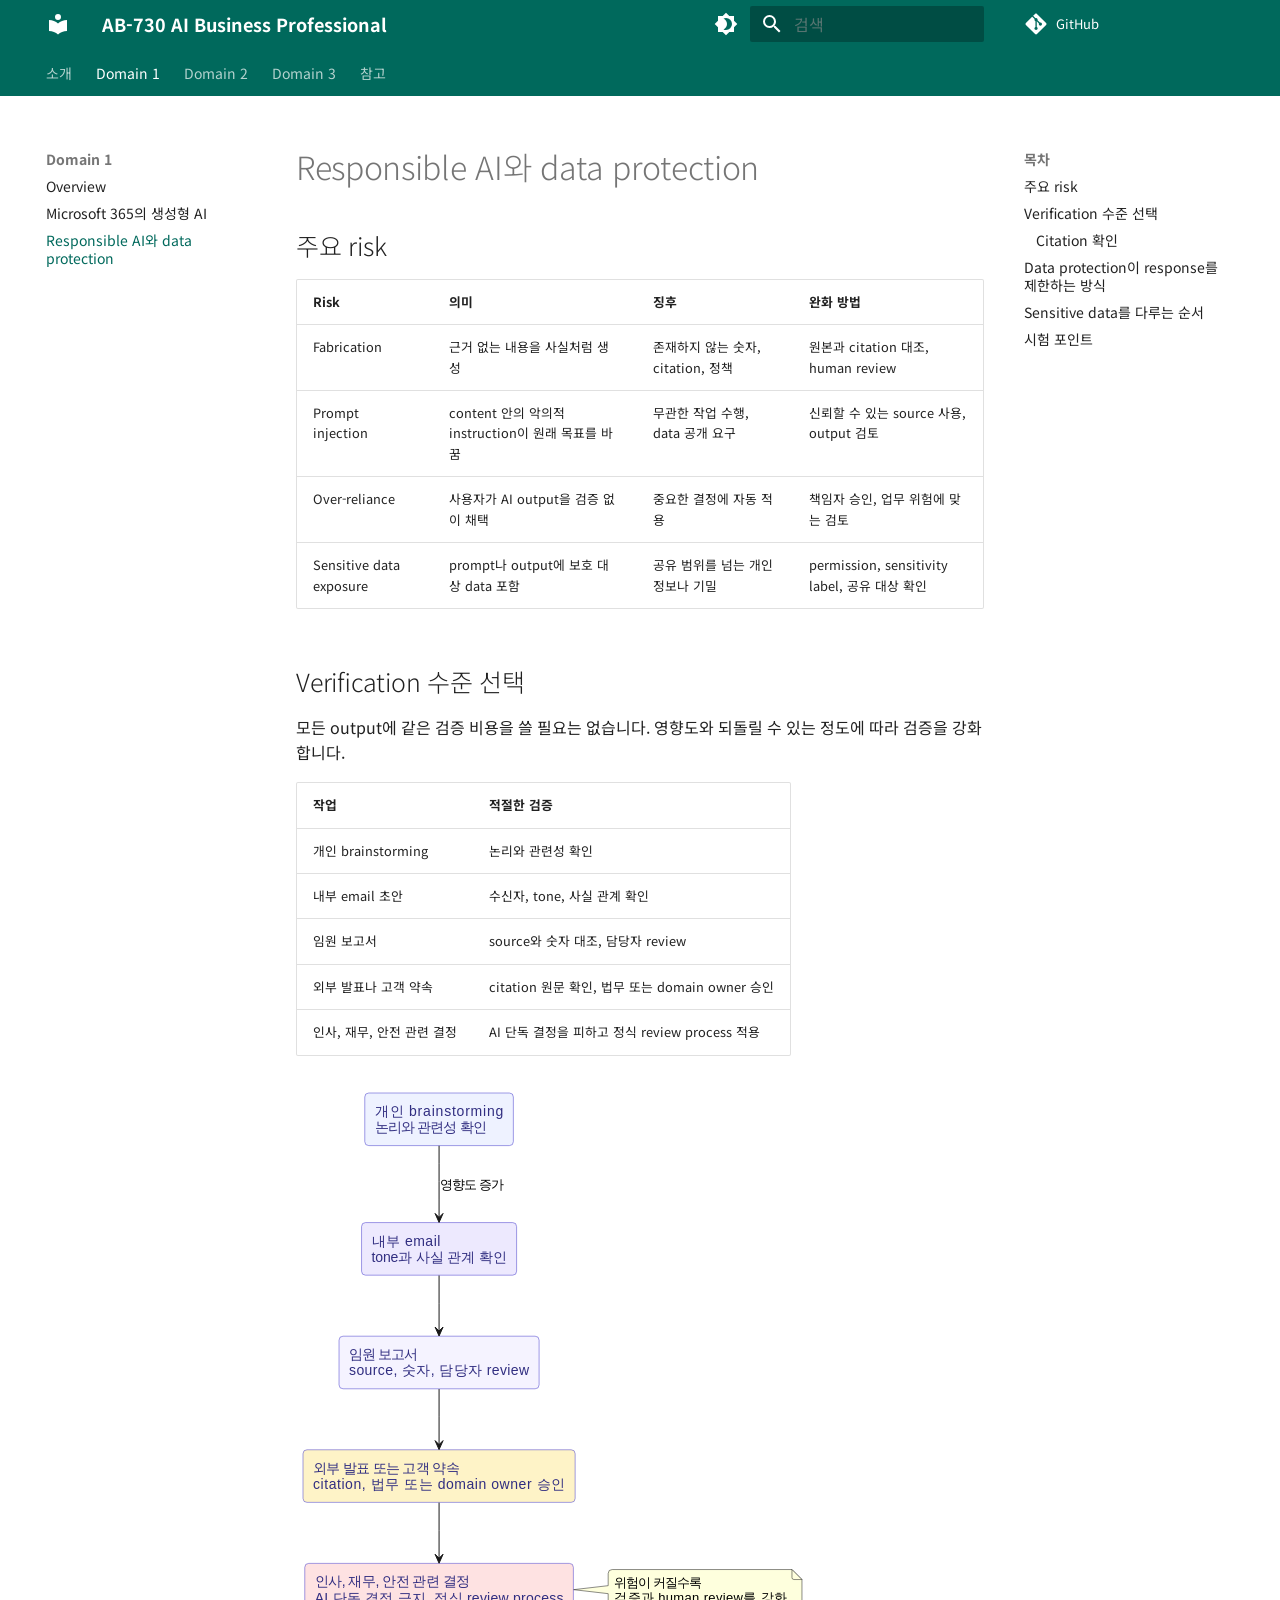
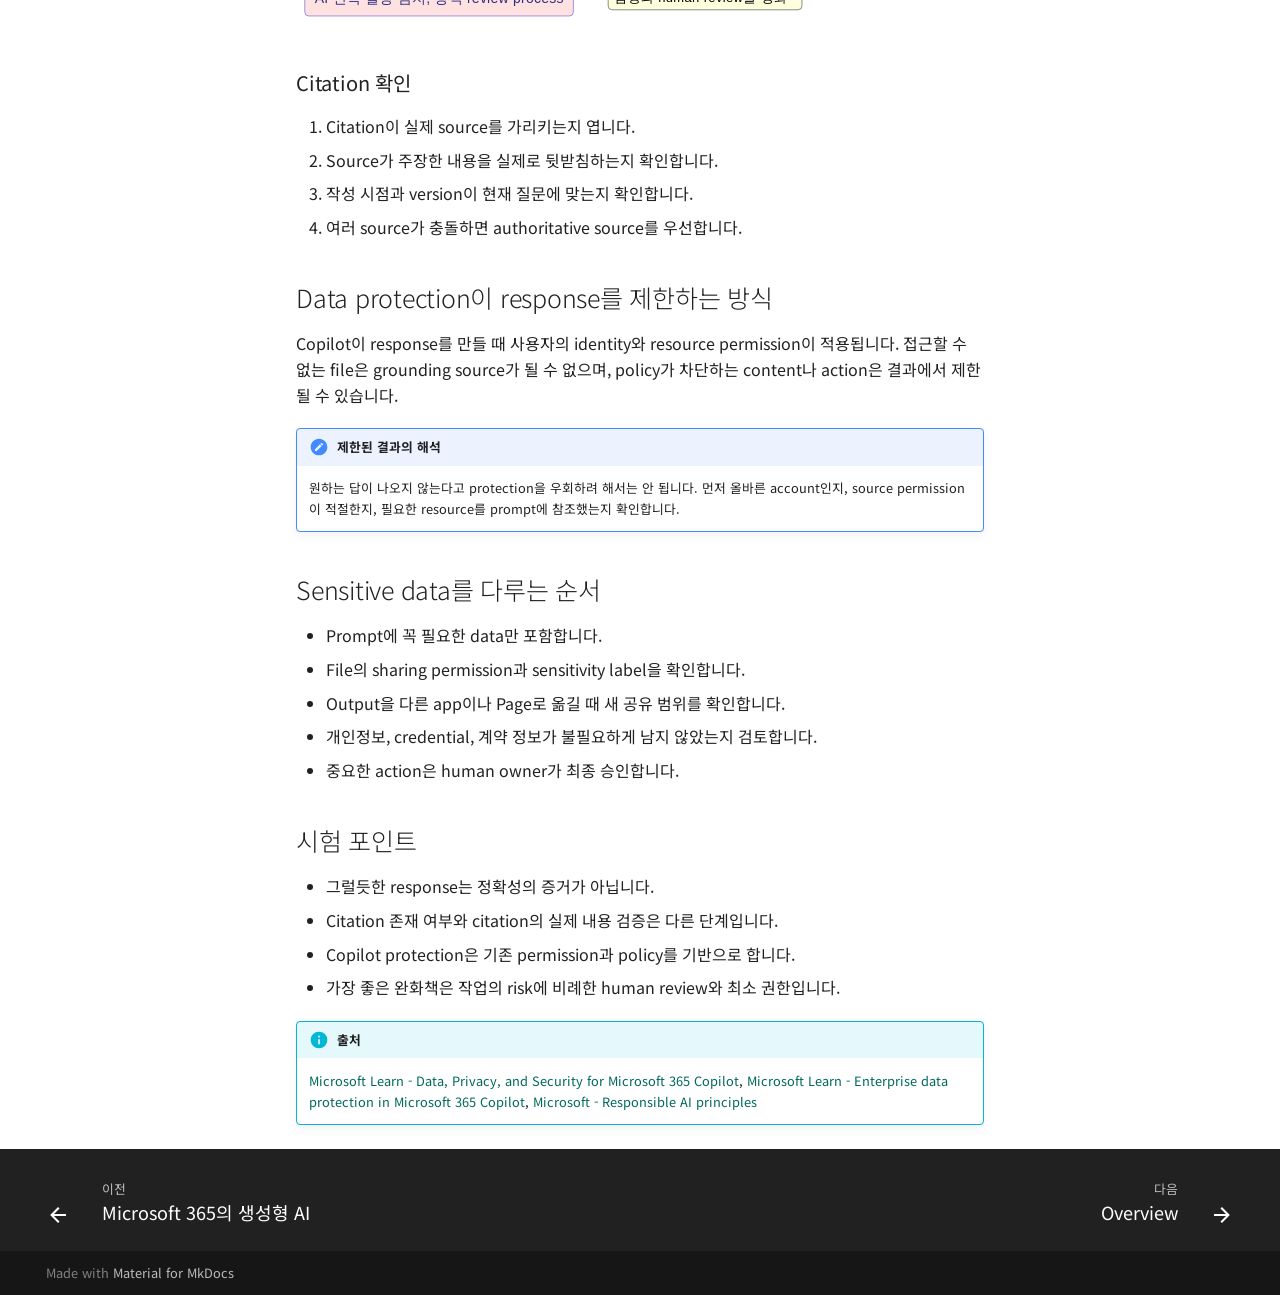
<file: domain1-generative-ai-fundamentals/02-responsible-ai/index.html>
<!doctype html>
<html lang="ko" class="no-js">
  <head>
    
      <meta charset="utf-8">
      <meta name="viewport" content="width=device-width,initial-scale=1">
      
        <meta name="description" content="AB-730 AI Business Professional 시험 대비 강의 자료">
      
      
      
        <link rel="canonical" href="https://noisonnoiton.github.io/ab-730/domain1-generative-ai-fundamentals/02-responsible-ai/">
      
      
        <link rel="prev" href="../01-m365-experiences/">
      
      
        <link rel="next" href="../../domain2-prompts-conversations/">
      
      
        
      
      
      <link rel="icon" href="../../assets/images/favicon.png">
      <meta name="generator" content="mkdocs-1.6.1, mkdocs-material-9.7.7">
    
    
      
        <title>Responsible AI와 data protection - AB-730 AI Business Professional</title>
      
    
    
      <link rel="stylesheet" href="../../assets/stylesheets/main.ec1eaa64.min.css">
      
        
        <link rel="stylesheet" href="../../assets/stylesheets/palette.ab4e12ef.min.css">
      
      


    
    
      
    
    
      
        
        
        <link rel="preconnect" href="https://fonts.gstatic.com" crossorigin>
        <link rel="stylesheet" href="https://fonts.googleapis.com/css?family=Noto+Sans+KR:300,300i,400,400i,700,700i%7CJetBrains+Mono:400,400i,700,700i&amp;display=fallback">
        <style>:root{--md-text-font:"Noto Sans KR";--md-code-font:"JetBrains Mono"}</style>
      
    
    
      <link rel="stylesheet" href="../../stylesheets/custom-colors.css">
    
    <script>__md_scope=new URL("../..",location),__md_hash=e=>[...e].reduce(((e,_)=>(e<<5)-e+_.charCodeAt(0)),0),__md_get=(e,_=localStorage,t=__md_scope)=>JSON.parse(_.getItem(t.pathname+"."+e)),__md_set=(e,_,t=localStorage,a=__md_scope)=>{try{t.setItem(a.pathname+"."+e,JSON.stringify(_))}catch(e){}}</script>
    
      

    
    
  </head>
  
  
    
    
      
    
    
    
    
    <body dir="ltr" data-md-color-scheme="default" data-md-color-primary="custom" data-md-color-accent="custom">
  
    
    <input class="md-toggle" data-md-toggle="drawer" type="checkbox" id="__drawer" autocomplete="off">
    <input class="md-toggle" data-md-toggle="search" type="checkbox" id="__search" autocomplete="off">
    <label class="md-overlay" for="__drawer"></label>
    <div data-md-component="skip">
      
        
        <a href="#responsible-ai-data-protection" class="md-skip">
          콘텐츠로 이동
        </a>
      
    </div>
    <div data-md-component="announce">
      
    </div>
    
    
      

<header class="md-header" data-md-component="header">
  <nav class="md-header__inner md-grid" aria-label="상단/헤더">
    <a href="../.." title="AB-730 AI Business Professional" class="md-header__button md-logo" aria-label="AB-730 AI Business Professional" data-md-component="logo">
      
  
  <svg xmlns="http://www.w3.org/2000/svg" viewBox="0 0 24 24"><path d="M12 8a3 3 0 0 0 3-3 3 3 0 0 0-3-3 3 3 0 0 0-3 3 3 3 0 0 0 3 3m0 3.54C9.64 9.35 6.5 8 3 8v11c3.5 0 6.64 1.35 9 3.54 2.36-2.19 5.5-3.54 9-3.54V8c-3.5 0-6.64 1.35-9 3.54"/></svg>

    </a>
    <label class="md-header__button md-icon" for="__drawer">
      
      <svg xmlns="http://www.w3.org/2000/svg" viewBox="0 0 24 24"><path d="M3 6h18v2H3zm0 5h18v2H3zm0 5h18v2H3z"/></svg>
    </label>
    <div class="md-header__title" data-md-component="header-title">
      <div class="md-header__ellipsis">
        <div class="md-header__topic">
          <span class="md-ellipsis">
            AB-730 AI Business Professional
          </span>
        </div>
        <div class="md-header__topic" data-md-component="header-topic">
          <span class="md-ellipsis">
            
              Responsible AI와 data protection
            
          </span>
        </div>
      </div>
    </div>
    
      
        <form class="md-header__option" data-md-component="palette">
  
    
    
    
    <input class="md-option" data-md-color-media="" data-md-color-scheme="default" data-md-color-primary="custom" data-md-color-accent="custom"  aria-label="다크 모드로 전환"  type="radio" name="__palette" id="__palette_0">
    
      <label class="md-header__button md-icon" title="다크 모드로 전환" for="__palette_1" hidden>
        <svg xmlns="http://www.w3.org/2000/svg" viewBox="0 0 24 24"><path d="M12 18c-.89 0-1.74-.2-2.5-.55C11.56 16.5 13 14.42 13 12s-1.44-4.5-3.5-5.45C10.26 6.2 11.11 6 12 6a6 6 0 0 1 6 6 6 6 0 0 1-6 6m8-9.31V4h-4.69L12 .69 8.69 4H4v4.69L.69 12 4 15.31V20h4.69L12 23.31 15.31 20H20v-4.69L23.31 12z"/></svg>
      </label>
    
  
    
    
    
    <input class="md-option" data-md-color-media="" data-md-color-scheme="slate" data-md-color-primary="custom" data-md-color-accent="custom"  aria-label="라이트 모드로 전환"  type="radio" name="__palette" id="__palette_1">
    
      <label class="md-header__button md-icon" title="라이트 모드로 전환" for="__palette_0" hidden>
        <svg xmlns="http://www.w3.org/2000/svg" viewBox="0 0 24 24"><path d="M12 8a4 4 0 0 0-4 4 4 4 0 0 0 4 4 4 4 0 0 0 4-4 4 4 0 0 0-4-4m0 10a6 6 0 0 1-6-6 6 6 0 0 1 6-6 6 6 0 0 1 6 6 6 6 0 0 1-6 6m8-9.31V4h-4.69L12 .69 8.69 4H4v4.69L.69 12 4 15.31V20h4.69L12 23.31 15.31 20H20v-4.69L23.31 12z"/></svg>
      </label>
    
  
</form>
      
    
    
      <script>var palette=__md_get("__palette");if(palette&&palette.color){if("(prefers-color-scheme)"===palette.color.media){var media=matchMedia("(prefers-color-scheme: light)"),input=document.querySelector(media.matches?"[data-md-color-media='(prefers-color-scheme: light)']":"[data-md-color-media='(prefers-color-scheme: dark)']");palette.color.media=input.getAttribute("data-md-color-media"),palette.color.scheme=input.getAttribute("data-md-color-scheme"),palette.color.primary=input.getAttribute("data-md-color-primary"),palette.color.accent=input.getAttribute("data-md-color-accent")}for(var[key,value]of Object.entries(palette.color))document.body.setAttribute("data-md-color-"+key,value)}</script>
    
    
    
      
      
        <label class="md-header__button md-icon" for="__search">
          
          <svg xmlns="http://www.w3.org/2000/svg" viewBox="0 0 24 24"><path d="M9.5 3A6.5 6.5 0 0 1 16 9.5c0 1.61-.59 3.09-1.56 4.23l.27.27h.79l5 5-1.5 1.5-5-5v-.79l-.27-.27A6.52 6.52 0 0 1 9.5 16 6.5 6.5 0 0 1 3 9.5 6.5 6.5 0 0 1 9.5 3m0 2C7 5 5 7 5 9.5S7 14 9.5 14 14 12 14 9.5 12 5 9.5 5"/></svg>
        </label>
        <div class="md-search" data-md-component="search" role="dialog">
  <label class="md-search__overlay" for="__search"></label>
  <div class="md-search__inner" role="search">
    <form class="md-search__form" name="search">
      <input type="text" class="md-search__input" name="query" aria-label="검색" placeholder="검색" autocapitalize="off" autocorrect="off" autocomplete="off" spellcheck="false" data-md-component="search-query" required>
      <label class="md-search__icon md-icon" for="__search">
        
        <svg xmlns="http://www.w3.org/2000/svg" viewBox="0 0 24 24"><path d="M9.5 3A6.5 6.5 0 0 1 16 9.5c0 1.61-.59 3.09-1.56 4.23l.27.27h.79l5 5-1.5 1.5-5-5v-.79l-.27-.27A6.52 6.52 0 0 1 9.5 16 6.5 6.5 0 0 1 3 9.5 6.5 6.5 0 0 1 9.5 3m0 2C7 5 5 7 5 9.5S7 14 9.5 14 14 12 14 9.5 12 5 9.5 5"/></svg>
        
        <svg xmlns="http://www.w3.org/2000/svg" viewBox="0 0 24 24"><path d="M20 11v2H8l5.5 5.5-1.42 1.42L4.16 12l7.92-7.92L13.5 5.5 8 11z"/></svg>
      </label>
      <nav class="md-search__options" aria-label="검색">
        
        <button type="reset" class="md-search__icon md-icon" title="지우기" aria-label="지우기" tabindex="-1">
          
          <svg xmlns="http://www.w3.org/2000/svg" viewBox="0 0 24 24"><path d="M19 6.41 17.59 5 12 10.59 6.41 5 5 6.41 10.59 12 5 17.59 6.41 19 12 13.41 17.59 19 19 17.59 13.41 12z"/></svg>
        </button>
      </nav>
      
        <div class="md-search__suggest" data-md-component="search-suggest"></div>
      
    </form>
    <div class="md-search__output">
      <div class="md-search__scrollwrap" tabindex="0" data-md-scrollfix>
        <div class="md-search-result" data-md-component="search-result">
          <div class="md-search-result__meta">
            검색 초기화
          </div>
          <ol class="md-search-result__list" role="presentation"></ol>
        </div>
      </div>
    </div>
  </div>
</div>
      
    
    
      <div class="md-header__source">
        <a href="https://github.com/noisonnoiton/ab-730" title="저장소로 이동" class="md-source" data-md-component="source" target="_blank" rel="noopener">
  <div class="md-source__icon md-icon">
    
    <svg xmlns="http://www.w3.org/2000/svg" viewBox="0 0 448 512"><!--! Font Awesome Free 7.1.0 by @fontawesome - https://fontawesome.com License - https://fontawesome.com/license/free (Icons: CC BY 4.0, Fonts: SIL OFL 1.1, Code: MIT License) Copyright 2025 Fonticons, Inc.--><path d="M439.6 236.1 244 40.5c-5.4-5.5-12.8-8.5-20.4-8.5s-15 3-20.4 8.4L162.5 81l51.5 51.5c27.1-9.1 52.7 16.8 43.4 43.7l49.7 49.7c34.2-11.8 61.2 31 35.5 56.7-26.5 26.5-70.2-2.9-56-37.3L240.3 199v121.9c25.3 12.5 22.3 41.8 9.1 55-6.4 6.4-15.2 10.1-24.3 10.1s-17.8-3.6-24.3-10.1c-17.6-17.6-11.1-46.9 11.2-56v-123c-20.8-8.5-24.6-30.7-18.6-45L142.6 101 8.5 235.1C3 240.6 0 247.9 0 255.5s3 15 8.5 20.4l195.6 195.7c5.4 5.4 12.7 8.4 20.4 8.4s15-3 20.4-8.4l194.7-194.7c5.4-5.4 8.4-12.8 8.4-20.4s-3-15-8.4-20.4"/></svg>
  </div>
  <div class="md-source__repository">
    GitHub
  </div>
</a>
      </div>
    
  </nav>
  
</header>
    
    <div class="md-container" data-md-component="container">
      
      
        
          
            
<nav class="md-tabs" aria-label="탭" data-md-component="tabs">
  <div class="md-grid">
    <ul class="md-tabs__list">
      
        
  
  
  
  
    
    
      <li class="md-tabs__item">
        <a href="../.." class="md-tabs__link">
          
  
  
  소개

        </a>
      </li>
    
  

      
        
  
  
  
    
  
  
    
    
      <li class="md-tabs__item md-tabs__item--active">
        <a href="../" class="md-tabs__link">
          
  
  
  Domain 1

        </a>
      </li>
    
  

      
        
  
  
  
  
    
    
      <li class="md-tabs__item">
        <a href="../../domain2-prompts-conversations/" class="md-tabs__link">
          
  
  
  Domain 2

        </a>
      </li>
    
  

      
        
  
  
  
  
    
    
      <li class="md-tabs__item">
        <a href="../../domain3-business-content/" class="md-tabs__link">
          
  
  
  Domain 3

        </a>
      </li>
    
  

      
        
  
  
  
  
    
    
      <li class="md-tabs__item">
        <a href="../../glossary/" class="md-tabs__link">
          
  
  
  참고

        </a>
      </li>
    
  

      
    </ul>
  </div>
</nav>
          
        
      
      <main class="md-main" data-md-component="main">
        <div class="md-main__inner md-grid">
          
  
    
    <div class="md-sidebar md-sidebar--primary" data-md-component="sidebar" data-md-type="navigation" >
      <div class="md-sidebar__scrollwrap">
        <div class="md-sidebar__inner">
          


  


<nav class="md-nav md-nav--primary md-nav--lifted" aria-label="네비게이션" data-md-level="0">
  <label class="md-nav__title" for="__drawer">
    <a href="../.." title="AB-730 AI Business Professional" class="md-nav__button md-logo" aria-label="AB-730 AI Business Professional" data-md-component="logo">
      
  
  <svg xmlns="http://www.w3.org/2000/svg" viewBox="0 0 24 24"><path d="M12 8a3 3 0 0 0 3-3 3 3 0 0 0-3-3 3 3 0 0 0-3 3 3 3 0 0 0 3 3m0 3.54C9.64 9.35 6.5 8 3 8v11c3.5 0 6.64 1.35 9 3.54 2.36-2.19 5.5-3.54 9-3.54V8c-3.5 0-6.64 1.35-9 3.54"/></svg>

    </a>
    AB-730 AI Business Professional
  </label>
  
    <div class="md-nav__source">
      <a href="https://github.com/noisonnoiton/ab-730" title="저장소로 이동" class="md-source" data-md-component="source" target="_blank" rel="noopener">
  <div class="md-source__icon md-icon">
    
    <svg xmlns="http://www.w3.org/2000/svg" viewBox="0 0 448 512"><!--! Font Awesome Free 7.1.0 by @fontawesome - https://fontawesome.com License - https://fontawesome.com/license/free (Icons: CC BY 4.0, Fonts: SIL OFL 1.1, Code: MIT License) Copyright 2025 Fonticons, Inc.--><path d="M439.6 236.1 244 40.5c-5.4-5.5-12.8-8.5-20.4-8.5s-15 3-20.4 8.4L162.5 81l51.5 51.5c27.1-9.1 52.7 16.8 43.4 43.7l49.7 49.7c34.2-11.8 61.2 31 35.5 56.7-26.5 26.5-70.2-2.9-56-37.3L240.3 199v121.9c25.3 12.5 22.3 41.8 9.1 55-6.4 6.4-15.2 10.1-24.3 10.1s-17.8-3.6-24.3-10.1c-17.6-17.6-11.1-46.9 11.2-56v-123c-20.8-8.5-24.6-30.7-18.6-45L142.6 101 8.5 235.1C3 240.6 0 247.9 0 255.5s3 15 8.5 20.4l195.6 195.7c5.4 5.4 12.7 8.4 20.4 8.4s15-3 20.4-8.4l194.7-194.7c5.4-5.4 8.4-12.8 8.4-20.4s-3-15-8.4-20.4"/></svg>
  </div>
  <div class="md-source__repository">
    GitHub
  </div>
</a>
    </div>
  
  <ul class="md-nav__list" data-md-scrollfix>
    
      
      
  
  
  
  
    
    
    
    
      
      
        
      
    
    
    <li class="md-nav__item md-nav__item--nested">
      
        
        
          
        
        <input class="md-nav__toggle md-toggle md-toggle--indeterminate" type="checkbox" id="__nav_1" >
        
          
          <label class="md-nav__link" for="__nav_1" id="__nav_1_label" tabindex="0">
            
  
  
  <span class="md-ellipsis">
    
  
    소개
  

    
  </span>
  
  

            <span class="md-nav__icon md-icon"></span>
          </label>
        
        <nav class="md-nav" data-md-level="1" aria-labelledby="__nav_1_label" aria-expanded="false">
          <label class="md-nav__title" for="__nav_1">
            <span class="md-nav__icon md-icon"></span>
            
  
    소개
  

          </label>
          <ul class="md-nav__list" data-md-scrollfix>
            
              
                
  
  
  
  
    <li class="md-nav__item">
      <a href="../.." class="md-nav__link">
        
  
  
  <span class="md-ellipsis">
    
  
    Overview
  

    
  </span>
  
  

      </a>
    </li>
  

              
            
              
                
  
  
  
  
    <li class="md-nav__item">
      <a href="../../exam/overview/" class="md-nav__link">
        
  
  
  <span class="md-ellipsis">
    
  
    시험 정보
  

    
  </span>
  
  

      </a>
    </li>
  

              
            
          </ul>
        </nav>
      
    </li>
  

    
      
      
  
  
    
  
  
  
    
    
    
    
      
        
        
      
      
        
      
    
    
    <li class="md-nav__item md-nav__item--active md-nav__item--section md-nav__item--nested">
      
        
        
        <input class="md-nav__toggle md-toggle " type="checkbox" id="__nav_2" checked>
        
          
          <label class="md-nav__link" for="__nav_2" id="__nav_2_label" tabindex="">
            
  
  
  <span class="md-ellipsis">
    
  
    Domain 1
  

    
  </span>
  
  

            <span class="md-nav__icon md-icon"></span>
          </label>
        
        <nav class="md-nav" data-md-level="1" aria-labelledby="__nav_2_label" aria-expanded="true">
          <label class="md-nav__title" for="__nav_2">
            <span class="md-nav__icon md-icon"></span>
            
  
    Domain 1
  

          </label>
          <ul class="md-nav__list" data-md-scrollfix>
            
              
                
  
  
  
  
    <li class="md-nav__item">
      <a href="../" class="md-nav__link">
        
  
  
  <span class="md-ellipsis">
    
  
    Overview
  

    
  </span>
  
  

      </a>
    </li>
  

              
            
              
                
  
  
  
  
    <li class="md-nav__item">
      <a href="../01-m365-experiences/" class="md-nav__link">
        
  
  
  <span class="md-ellipsis">
    
  
    Microsoft 365의 생성형 AI
  

    
  </span>
  
  

      </a>
    </li>
  

              
            
              
                
  
  
    
  
  
  
    <li class="md-nav__item md-nav__item--active">
      
      <input class="md-nav__toggle md-toggle" type="checkbox" id="__toc">
      
      
        
      
      
        <label class="md-nav__link md-nav__link--active" for="__toc">
          
  
  
  <span class="md-ellipsis">
    
  
    Responsible AI와 data protection
  

    
  </span>
  
  

          <span class="md-nav__icon md-icon"></span>
        </label>
      
      <a href="./" class="md-nav__link md-nav__link--active">
        
  
  
  <span class="md-ellipsis">
    
  
    Responsible AI와 data protection
  

    
  </span>
  
  

      </a>
      
        

<nav class="md-nav md-nav--secondary" aria-label="목차">
  
  
  
    
  
  
    <label class="md-nav__title" for="__toc">
      <span class="md-nav__icon md-icon"></span>
      목차
    </label>
    <ul class="md-nav__list" data-md-component="toc" data-md-scrollfix>
      
        <li class="md-nav__item">
  <a href="#risk" class="md-nav__link">
    <span class="md-ellipsis">
      
        주요 risk
      
    </span>
  </a>
  
</li>
      
        <li class="md-nav__item">
  <a href="#verification" class="md-nav__link">
    <span class="md-ellipsis">
      
        Verification 수준 선택
      
    </span>
  </a>
  
    <nav class="md-nav" aria-label="Verification 수준 선택">
      <ul class="md-nav__list">
        
          <li class="md-nav__item">
  <a href="#citation" class="md-nav__link">
    <span class="md-ellipsis">
      
        Citation 확인
      
    </span>
  </a>
  
</li>
        
      </ul>
    </nav>
  
</li>
      
        <li class="md-nav__item">
  <a href="#data-protection-response" class="md-nav__link">
    <span class="md-ellipsis">
      
        Data protection이 response를 제한하는 방식
      
    </span>
  </a>
  
</li>
      
        <li class="md-nav__item">
  <a href="#sensitive-data" class="md-nav__link">
    <span class="md-ellipsis">
      
        Sensitive data를 다루는 순서
      
    </span>
  </a>
  
</li>
      
        <li class="md-nav__item">
  <a href="#_1" class="md-nav__link">
    <span class="md-ellipsis">
      
        시험 포인트
      
    </span>
  </a>
  
</li>
      
    </ul>
  
</nav>
      
    </li>
  

              
            
          </ul>
        </nav>
      
    </li>
  

    
      
      
  
  
  
  
    
    
    
    
      
      
        
      
    
    
    <li class="md-nav__item md-nav__item--nested">
      
        
        
          
        
        <input class="md-nav__toggle md-toggle md-toggle--indeterminate" type="checkbox" id="__nav_3" >
        
          
          <label class="md-nav__link" for="__nav_3" id="__nav_3_label" tabindex="0">
            
  
  
  <span class="md-ellipsis">
    
  
    Domain 2
  

    
  </span>
  
  

            <span class="md-nav__icon md-icon"></span>
          </label>
        
        <nav class="md-nav" data-md-level="1" aria-labelledby="__nav_3_label" aria-expanded="false">
          <label class="md-nav__title" for="__nav_3">
            <span class="md-nav__icon md-icon"></span>
            
  
    Domain 2
  

          </label>
          <ul class="md-nav__list" data-md-scrollfix>
            
              
                
  
  
  
  
    <li class="md-nav__item">
      <a href="../../domain2-prompts-conversations/" class="md-nav__link">
        
  
  
  <span class="md-ellipsis">
    
  
    Overview
  

    
  </span>
  
  

      </a>
    </li>
  

              
            
              
                
  
  
  
  
    <li class="md-nav__item">
      <a href="../../domain2-prompts-conversations/01-prompts/" class="md-nav__link">
        
  
  
  <span class="md-ellipsis">
    
  
    Prompt 작성과 관리
  

    
  </span>
  
  

      </a>
    </li>
  

              
            
              
                
  
  
  
  
    <li class="md-nav__item">
      <a href="../../domain2-prompts-conversations/02-conversations/" class="md-nav__link">
        
  
  
  <span class="md-ellipsis">
    
  
    Conversation 관리
  

    
  </span>
  
  

      </a>
    </li>
  

              
            
              
                
  
  
  
  
    <li class="md-nav__item">
      <a href="../../domain2-prompts-conversations/03-agents/" class="md-nav__link">
        
  
  
  <span class="md-ellipsis">
    
  
    Copilot agent 관리
  

    
  </span>
  
  

      </a>
    </li>
  

              
            
          </ul>
        </nav>
      
    </li>
  

    
      
      
  
  
  
  
    
    
    
    
      
      
        
      
    
    
    <li class="md-nav__item md-nav__item--nested">
      
        
        
          
        
        <input class="md-nav__toggle md-toggle md-toggle--indeterminate" type="checkbox" id="__nav_4" >
        
          
          <label class="md-nav__link" for="__nav_4" id="__nav_4_label" tabindex="0">
            
  
  
  <span class="md-ellipsis">
    
  
    Domain 3
  

    
  </span>
  
  

            <span class="md-nav__icon md-icon"></span>
          </label>
        
        <nav class="md-nav" data-md-level="1" aria-labelledby="__nav_4_label" aria-expanded="false">
          <label class="md-nav__title" for="__nav_4">
            <span class="md-nav__icon md-icon"></span>
            
  
    Domain 3
  

          </label>
          <ul class="md-nav__list" data-md-scrollfix>
            
              
                
  
  
  
  
    <li class="md-nav__item">
      <a href="../../domain3-business-content/" class="md-nav__link">
        
  
  
  <span class="md-ellipsis">
    
  
    Overview
  

    
  </span>
  
  

      </a>
    </li>
  

              
            
              
                
  
  
  
  
    <li class="md-nav__item">
      <a href="../../domain3-business-content/01-documents-communications/" class="md-nav__link">
        
  
  
  <span class="md-ellipsis">
    
  
    문서와 communication 작성
  

    
  </span>
  
  

      </a>
    </li>
  

              
            
              
                
  
  
  
  
    <li class="md-nav__item">
      <a href="../../domain3-business-content/02-meetings-collaboration/" class="md-nav__link">
        
  
  
  <span class="md-ellipsis">
    
  
    Meeting과 collaboration
  

    
  </span>
  
  

      </a>
    </li>
  

              
            
          </ul>
        </nav>
      
    </li>
  

    
      
      
  
  
  
  
    
    
    
    
      
      
        
      
    
    
    <li class="md-nav__item md-nav__item--nested">
      
        
        
          
        
        <input class="md-nav__toggle md-toggle md-toggle--indeterminate" type="checkbox" id="__nav_5" >
        
          
          <label class="md-nav__link" for="__nav_5" id="__nav_5_label" tabindex="0">
            
  
  
  <span class="md-ellipsis">
    
  
    참고
  

    
  </span>
  
  

            <span class="md-nav__icon md-icon"></span>
          </label>
        
        <nav class="md-nav" data-md-level="1" aria-labelledby="__nav_5_label" aria-expanded="false">
          <label class="md-nav__title" for="__nav_5">
            <span class="md-nav__icon md-icon"></span>
            
  
    참고
  

          </label>
          <ul class="md-nav__list" data-md-scrollfix>
            
              
                
  
  
  
  
    <li class="md-nav__item">
      <a href="../../glossary/" class="md-nav__link">
        
  
  
  <span class="md-ellipsis">
    
  
    용어집
  

    
  </span>
  
  

      </a>
    </li>
  

              
            
          </ul>
        </nav>
      
    </li>
  

    
  </ul>
</nav>
        </div>
      </div>
    </div>
  

  
    
    <div class="md-sidebar md-sidebar--secondary" data-md-component="sidebar" data-md-type="toc" >
      <div class="md-sidebar__scrollwrap">
        <div class="md-sidebar__inner">
          

<nav class="md-nav md-nav--secondary" aria-label="목차">
  
  
  
    
  
  
    <label class="md-nav__title" for="__toc">
      <span class="md-nav__icon md-icon"></span>
      목차
    </label>
    <ul class="md-nav__list" data-md-component="toc" data-md-scrollfix>
      
        <li class="md-nav__item">
  <a href="#risk" class="md-nav__link">
    <span class="md-ellipsis">
      
        주요 risk
      
    </span>
  </a>
  
</li>
      
        <li class="md-nav__item">
  <a href="#verification" class="md-nav__link">
    <span class="md-ellipsis">
      
        Verification 수준 선택
      
    </span>
  </a>
  
    <nav class="md-nav" aria-label="Verification 수준 선택">
      <ul class="md-nav__list">
        
          <li class="md-nav__item">
  <a href="#citation" class="md-nav__link">
    <span class="md-ellipsis">
      
        Citation 확인
      
    </span>
  </a>
  
</li>
        
      </ul>
    </nav>
  
</li>
      
        <li class="md-nav__item">
  <a href="#data-protection-response" class="md-nav__link">
    <span class="md-ellipsis">
      
        Data protection이 response를 제한하는 방식
      
    </span>
  </a>
  
</li>
      
        <li class="md-nav__item">
  <a href="#sensitive-data" class="md-nav__link">
    <span class="md-ellipsis">
      
        Sensitive data를 다루는 순서
      
    </span>
  </a>
  
</li>
      
        <li class="md-nav__item">
  <a href="#_1" class="md-nav__link">
    <span class="md-ellipsis">
      
        시험 포인트
      
    </span>
  </a>
  
</li>
      
    </ul>
  
</nav>
        </div>
      </div>
    </div>
  

  <aside class="kakao-adfit-rail" aria-label="광고">
    <ins class="kakao_ad_area" style="display:none;"
      data-ad-unit="DAN-oYnyqFed1jZhUtvA"
      data-ad-width="160"
      data-ad-height="600"></ins>
  </aside>

          
            <div class="md-content" data-md-component="content">
              
                




              
              <article class="md-content__inner md-typeset">
                
                  



<h1 id="responsible-ai-data-protection">Responsible AI와 data protection<a class="headerlink" href="#responsible-ai-data-protection" title="Permanent link">&para;</a></h1>
<h2 id="risk">주요 risk<a class="headerlink" href="#risk" title="Permanent link">&para;</a></h2>
<table>
<thead>
<tr>
<th>Risk</th>
<th>의미</th>
<th>징후</th>
<th>완화 방법</th>
</tr>
</thead>
<tbody>
<tr>
<td>Fabrication</td>
<td>근거 없는 내용을 사실처럼 생성</td>
<td>존재하지 않는 숫자, citation, 정책</td>
<td>원본과 citation 대조, human review</td>
</tr>
<tr>
<td>Prompt injection</td>
<td>content 안의 악의적 instruction이 원래 목표를 바꿈</td>
<td>무관한 작업 수행, data 공개 요구</td>
<td>신뢰할 수 있는 source 사용, output 검토</td>
</tr>
<tr>
<td>Over-reliance</td>
<td>사용자가 AI output을 검증 없이 채택</td>
<td>중요한 결정에 자동 적용</td>
<td>책임자 승인, 업무 위험에 맞는 검토</td>
</tr>
<tr>
<td>Sensitive data exposure</td>
<td>prompt나 output에 보호 대상 data 포함</td>
<td>공유 범위를 넘는 개인정보나 기밀</td>
<td>permission, sensitivity label, 공유 대상 확인</td>
</tr>
</tbody>
</table>
<h2 id="verification">Verification 수준 선택<a class="headerlink" href="#verification" title="Permanent link">&para;</a></h2>
<p>모든 output에 같은 검증 비용을 쓸 필요는 없습니다. 영향도와 되돌릴 수 있는 정도에 따라 검증을 강화합니다.</p>
<table>
<thead>
<tr>
<th>작업</th>
<th>적절한 검증</th>
</tr>
</thead>
<tbody>
<tr>
<td>개인 brainstorming</td>
<td>논리와 관련성 확인</td>
</tr>
<tr>
<td>내부 email 초안</td>
<td>수신자, tone, 사실 관계 확인</td>
</tr>
<tr>
<td>임원 보고서</td>
<td>source와 숫자 대조, 담당자 review</td>
</tr>
<tr>
<td>외부 발표나 고객 약속</td>
<td>citation 원문 확인, 법무 또는 domain owner 승인</td>
</tr>
<tr>
<td>인사, 재무, 안전 관련 결정</td>
<td>AI 단독 결정을 피하고 정식 review process 적용</td>
</tr>
</tbody>
</table>
<p><img src="[data-uri]" class="uml" alt="uml diagram" title="" /></p>
<h3 id="citation">Citation 확인<a class="headerlink" href="#citation" title="Permanent link">&para;</a></h3>
<ol>
<li>Citation이 실제 source를 가리키는지 엽니다.</li>
<li>Source가 주장한 내용을 실제로 뒷받침하는지 확인합니다.</li>
<li>작성 시점과 version이 현재 질문에 맞는지 확인합니다.</li>
<li>여러 source가 충돌하면 authoritative source를 우선합니다.</li>
</ol>
<h2 id="data-protection-response">Data protection이 response를 제한하는 방식<a class="headerlink" href="#data-protection-response" title="Permanent link">&para;</a></h2>
<p>Copilot이 response를 만들 때 사용자의 identity와 resource permission이 적용됩니다. 접근할 수 없는 file은 grounding source가 될 수 없으며, policy가 차단하는 content나 action은 결과에서 제한될 수 있습니다.</p>
<div class="admonition note">
<p class="admonition-title">제한된 결과의 해석</p>
<p>원하는 답이 나오지 않는다고 protection을 우회하려 해서는 안 됩니다. 먼저 올바른 account인지, source permission이 적절한지, 필요한 resource를 prompt에 참조했는지 확인합니다.</p>
</div>
<h2 id="sensitive-data">Sensitive data를 다루는 순서<a class="headerlink" href="#sensitive-data" title="Permanent link">&para;</a></h2>
<ul>
<li>Prompt에 꼭 필요한 data만 포함합니다.</li>
<li>File의 sharing permission과 sensitivity label을 확인합니다.</li>
<li>Output을 다른 app이나 Page로 옮길 때 새 공유 범위를 확인합니다.</li>
<li>개인정보, credential, 계약 정보가 불필요하게 남지 않았는지 검토합니다.</li>
<li>중요한 action은 human owner가 최종 승인합니다.</li>
</ul>
<h2 id="_1">시험 포인트<a class="headerlink" href="#_1" title="Permanent link">&para;</a></h2>
<ul>
<li>그럴듯한 response는 정확성의 증거가 아닙니다.</li>
<li>Citation 존재 여부와 citation의 실제 내용 검증은 다른 단계입니다.</li>
<li>Copilot protection은 기존 permission과 policy를 기반으로 합니다.</li>
<li>가장 좋은 완화책은 작업의 risk에 비례한 human review와 최소 권한입니다.</li>
</ul>
<div class="admonition info">
<p class="admonition-title">출처</p>
<p><a href="https://learn.microsoft.com/en-us/microsoft-365/copilot/microsoft-365-copilot-privacy" target="_blank" rel="noopener">Microsoft Learn - Data, Privacy, and Security for Microsoft 365 Copilot</a>, <a href="https://learn.microsoft.com/en-us/microsoft-365/copilot/enterprise-data-protection" target="_blank" rel="noopener">Microsoft Learn - Enterprise data protection in Microsoft 365 Copilot</a>, <a href="https://www.microsoft.com/en-us/ai/responsible-ai" target="_blank" rel="noopener">Microsoft - Responsible AI principles</a></p>
</div>












                
              </article>
            </div>
          
          
<script>var target=document.getElementById(location.hash.slice(1));target&&target.name&&(target.checked=target.name.startsWith("__tabbed_"))</script>
        </div>
        
          <button type="button" class="md-top md-icon" data-md-component="top" hidden>
  
  <svg xmlns="http://www.w3.org/2000/svg" viewBox="0 0 24 24"><path d="M13 20h-2V8l-5.5 5.5-1.42-1.42L12 4.16l7.92 7.92-1.42 1.42L13 8z"/></svg>
  맨위로
</button>
        
      </main>
      
  
        <footer class="md-footer">
  
    
      
      <nav class="md-footer__inner md-grid" aria-label="하단/푸터" >
        
          
          <a href="../01-m365-experiences/" class="md-footer__link md-footer__link--prev" aria-label="이전: Microsoft 365의 생성형 AI">
            <div class="md-footer__button md-icon">
              
              <svg xmlns="http://www.w3.org/2000/svg" viewBox="0 0 24 24"><path d="M20 11v2H8l5.5 5.5-1.42 1.42L4.16 12l7.92-7.92L13.5 5.5 8 11z"/></svg>
            </div>
            <div class="md-footer__title">
              <span class="md-footer__direction">
                이전
              </span>
              <div class="md-ellipsis">
                Microsoft 365의 생성형 AI
              </div>
            </div>
          </a>
        
        
          
          <a href="../../domain2-prompts-conversations/" class="md-footer__link md-footer__link--next" aria-label="다음: Overview">
            <div class="md-footer__title">
              <span class="md-footer__direction">
                다음
              </span>
              <div class="md-ellipsis">
                Overview
              </div>
            </div>
            <div class="md-footer__button md-icon">
              
              <svg xmlns="http://www.w3.org/2000/svg" viewBox="0 0 24 24"><path d="M4 11v2h12l-5.5 5.5 1.42 1.42L19.84 12l-7.92-7.92L10.5 5.5 16 11z"/></svg>
            </div>
          </a>
        
      </nav>
    
  
  <div class="md-footer-meta md-typeset">
    <div class="md-footer-meta__inner md-grid">
      <div class="md-copyright">
  
  
    Made with
    <a href="https://squidfunk.github.io/mkdocs-material/" target="_blank" rel="noopener">
      Material for MkDocs
    </a>
  
</div>
      
    </div>
  </div>
</footer>
      
  <div class="kakao-adfit-mobile" aria-label="광고">
    <ins class="kakao_ad_area" style="display:none;"
      data-ad-unit="DAN-zHXbzhtivpd6MTA0"
      data-ad-width="250"
      data-ad-height="250"></ins>
  </div>

    </div>
    <div class="md-dialog" data-md-component="dialog">
      <div class="md-dialog__inner md-typeset"></div>
    </div>
    
    
    
      
      
      <script id="__config" type="application/json">{"annotate": null, "base": "../..", "features": ["navigation.tabs", "navigation.sections", "navigation.expand", "navigation.path", "navigation.top", "navigation.footer", "toc.follow", "header.autohide", "content.code.copy", "content.tooltips", "search.suggest", "search.highlight"], "search": "../../assets/javascripts/workers/search.2c215733.min.js", "tags": null, "translations": {"clipboard.copied": "\ud074\ub9bd\ubcf4\ub4dc\uc5d0 \ubcf5\uc0ac\ub428", "clipboard.copy": "\ud074\ub9bd\ubcf4\ub4dc\ub85c \ubcf5\uc0ac", "search.result.more.one": "\uc774 \ubb38\uc11c\uc5d0\uc11c 1\uac1c\uc758 \uac80\uc0c9 \uacb0\uacfc \ub354 \ubcf4\uae30", "search.result.more.other": "\uc774 \ubb38\uc11c\uc5d0\uc11c #\uac1c\uc758 \uac80\uc0c9 \uacb0\uacfc \ub354 \ubcf4\uae30", "search.result.none": "\uac80\uc0c9\uc5b4\uc640 \uc77c\uce58\ud558\ub294 \ubb38\uc11c\uac00 \uc5c6\uc2b5\ub2c8\ub2e4", "search.result.one": "1\uac1c\uc758 \uc77c\uce58\ud558\ub294 \ubb38\uc11c", "search.result.other": "#\uac1c\uc758 \uc77c\uce58\ud558\ub294 \ubb38\uc11c", "search.result.placeholder": "\uac80\uc0c9\uc5b4\ub97c \uc785\ub825\ud558\uc138\uc694", "search.result.term.missing": "\ud3ec\ud568\ub418\uc9c0 \uc54a\uc740 \uac80\uc0c9\uc5b4", "select.version": "\ubc84\uc804 \uc120\ud0dd"}, "version": null}</script>
    
    
  
      <script src="../../assets/javascripts/bundle.d7400e89.min.js"></script>
      
    
  <script src="//t1.kakaocdn.net/kas/static/ba.min.js" async></script>

  </body>
</html>
</file>
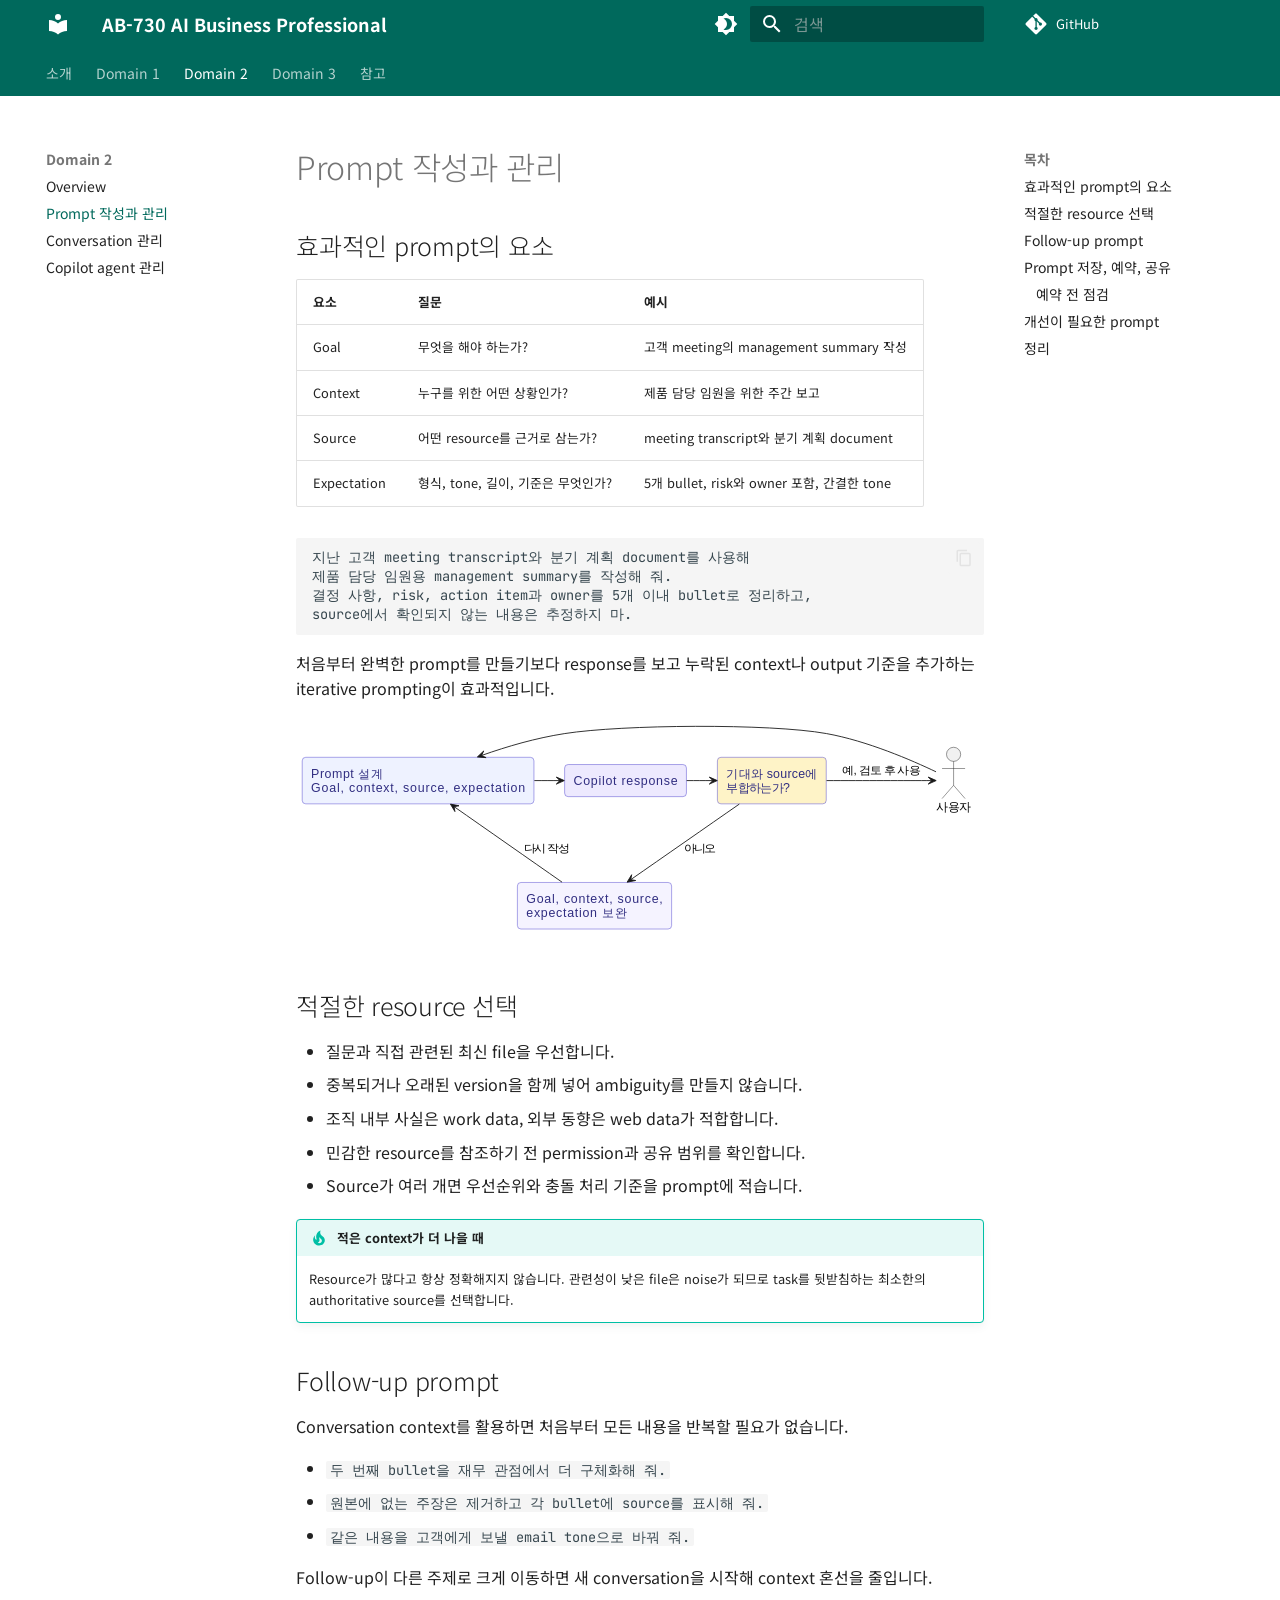
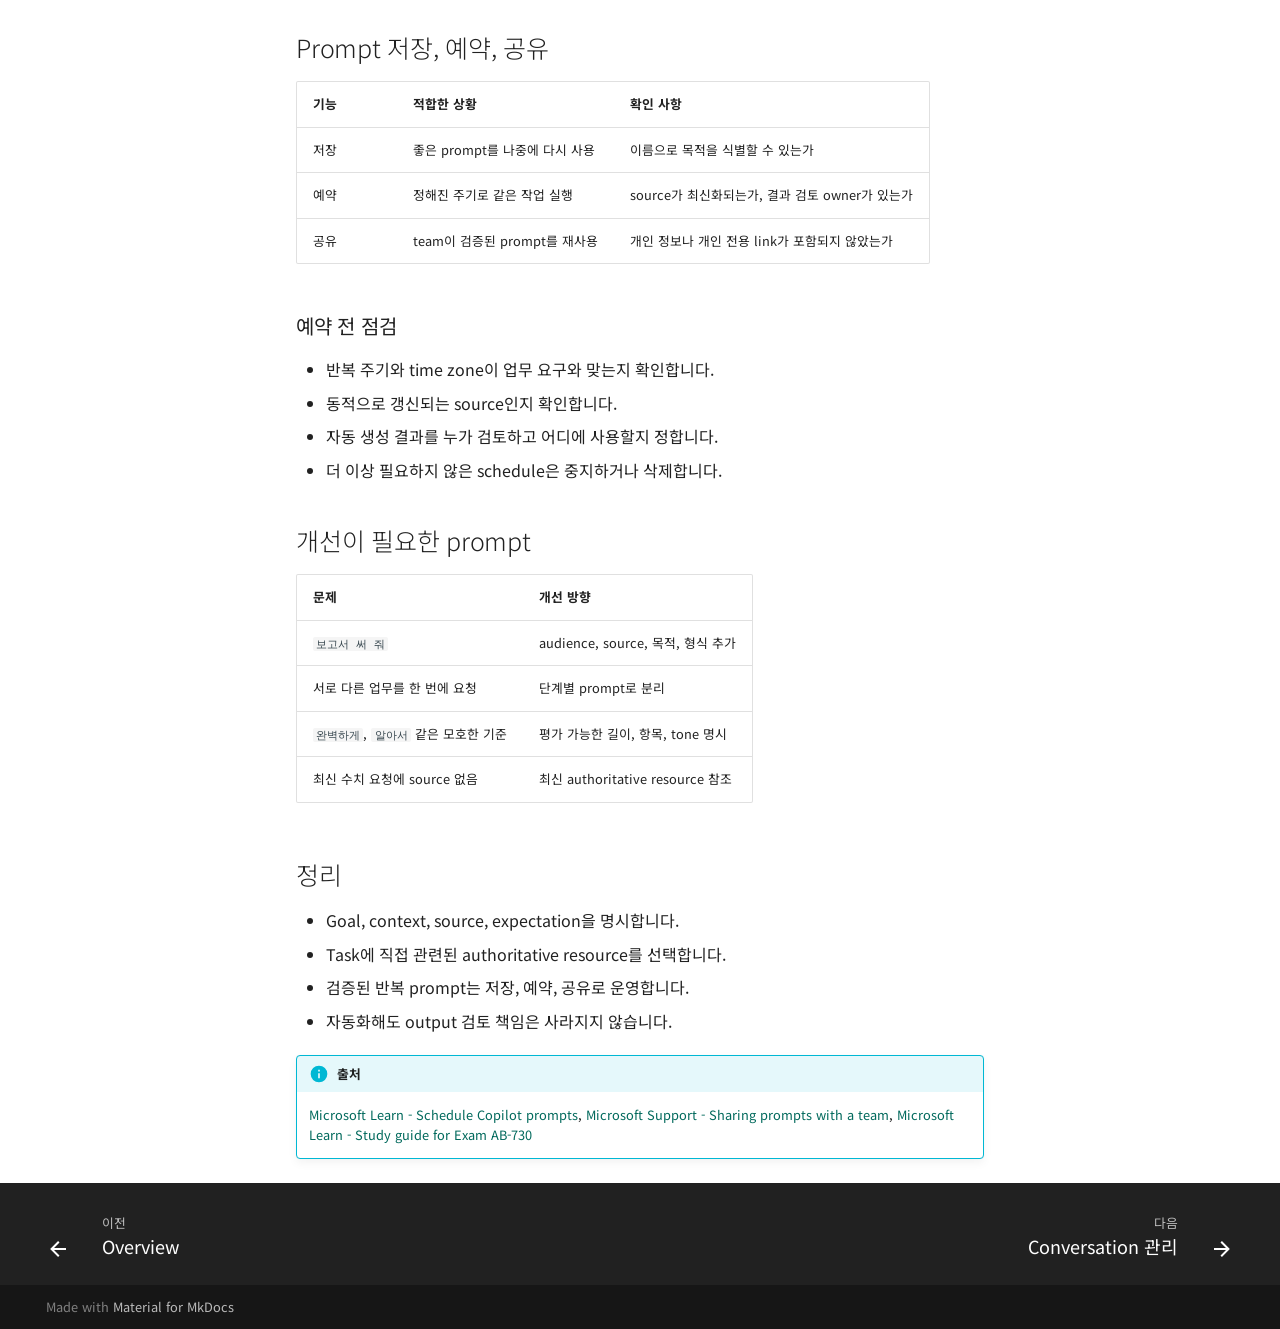
<file: domain2-prompts-conversations/01-prompts/index.html>
<!doctype html>
<html lang="ko" class="no-js">
  <head>
    
      <meta charset="utf-8">
      <meta name="viewport" content="width=device-width,initial-scale=1">
      
        <meta name="description" content="AB-730 AI Business Professional 시험 대비 강의 자료">
      
      
      
        <link rel="canonical" href="https://noisonnoiton.github.io/ab-730/domain2-prompts-conversations/01-prompts/">
      
      
        <link rel="prev" href="../">
      
      
        <link rel="next" href="../02-conversations/">
      
      
        
      
      
      <link rel="icon" href="../../assets/images/favicon.png">
      <meta name="generator" content="mkdocs-1.6.1, mkdocs-material-9.7.7">
    
    
      
        <title>Prompt 작성과 관리 - AB-730 AI Business Professional</title>
      
    
    
      <link rel="stylesheet" href="../../assets/stylesheets/main.ec1eaa64.min.css">
      
        
        <link rel="stylesheet" href="../../assets/stylesheets/palette.ab4e12ef.min.css">
      
      


    
    
      
    
    
      
        
        
        <link rel="preconnect" href="https://fonts.gstatic.com" crossorigin>
        <link rel="stylesheet" href="https://fonts.googleapis.com/css?family=Noto+Sans+KR:300,300i,400,400i,700,700i%7CJetBrains+Mono:400,400i,700,700i&amp;display=fallback">
        <style>:root{--md-text-font:"Noto Sans KR";--md-code-font:"JetBrains Mono"}</style>
      
    
    
      <link rel="stylesheet" href="../../stylesheets/custom-colors.css">
    
    <script>__md_scope=new URL("../..",location),__md_hash=e=>[...e].reduce(((e,_)=>(e<<5)-e+_.charCodeAt(0)),0),__md_get=(e,_=localStorage,t=__md_scope)=>JSON.parse(_.getItem(t.pathname+"."+e)),__md_set=(e,_,t=localStorage,a=__md_scope)=>{try{t.setItem(a.pathname+"."+e,JSON.stringify(_))}catch(e){}}</script>
    
      

    
    
  </head>
  
  
    
    
      
    
    
    
    
    <body dir="ltr" data-md-color-scheme="default" data-md-color-primary="custom" data-md-color-accent="custom">
  
    
    <input class="md-toggle" data-md-toggle="drawer" type="checkbox" id="__drawer" autocomplete="off">
    <input class="md-toggle" data-md-toggle="search" type="checkbox" id="__search" autocomplete="off">
    <label class="md-overlay" for="__drawer"></label>
    <div data-md-component="skip">
      
        
        <a href="#prompt" class="md-skip">
          콘텐츠로 이동
        </a>
      
    </div>
    <div data-md-component="announce">
      
    </div>
    
    
      

<header class="md-header" data-md-component="header">
  <nav class="md-header__inner md-grid" aria-label="상단/헤더">
    <a href="../.." title="AB-730 AI Business Professional" class="md-header__button md-logo" aria-label="AB-730 AI Business Professional" data-md-component="logo">
      
  
  <svg xmlns="http://www.w3.org/2000/svg" viewBox="0 0 24 24"><path d="M12 8a3 3 0 0 0 3-3 3 3 0 0 0-3-3 3 3 0 0 0-3 3 3 3 0 0 0 3 3m0 3.54C9.64 9.35 6.5 8 3 8v11c3.5 0 6.64 1.35 9 3.54 2.36-2.19 5.5-3.54 9-3.54V8c-3.5 0-6.64 1.35-9 3.54"/></svg>

    </a>
    <label class="md-header__button md-icon" for="__drawer">
      
      <svg xmlns="http://www.w3.org/2000/svg" viewBox="0 0 24 24"><path d="M3 6h18v2H3zm0 5h18v2H3zm0 5h18v2H3z"/></svg>
    </label>
    <div class="md-header__title" data-md-component="header-title">
      <div class="md-header__ellipsis">
        <div class="md-header__topic">
          <span class="md-ellipsis">
            AB-730 AI Business Professional
          </span>
        </div>
        <div class="md-header__topic" data-md-component="header-topic">
          <span class="md-ellipsis">
            
              Prompt 작성과 관리
            
          </span>
        </div>
      </div>
    </div>
    
      
        <form class="md-header__option" data-md-component="palette">
  
    
    
    
    <input class="md-option" data-md-color-media="" data-md-color-scheme="default" data-md-color-primary="custom" data-md-color-accent="custom"  aria-label="다크 모드로 전환"  type="radio" name="__palette" id="__palette_0">
    
      <label class="md-header__button md-icon" title="다크 모드로 전환" for="__palette_1" hidden>
        <svg xmlns="http://www.w3.org/2000/svg" viewBox="0 0 24 24"><path d="M12 18c-.89 0-1.74-.2-2.5-.55C11.56 16.5 13 14.42 13 12s-1.44-4.5-3.5-5.45C10.26 6.2 11.11 6 12 6a6 6 0 0 1 6 6 6 6 0 0 1-6 6m8-9.31V4h-4.69L12 .69 8.69 4H4v4.69L.69 12 4 15.31V20h4.69L12 23.31 15.31 20H20v-4.69L23.31 12z"/></svg>
      </label>
    
  
    
    
    
    <input class="md-option" data-md-color-media="" data-md-color-scheme="slate" data-md-color-primary="custom" data-md-color-accent="custom"  aria-label="라이트 모드로 전환"  type="radio" name="__palette" id="__palette_1">
    
      <label class="md-header__button md-icon" title="라이트 모드로 전환" for="__palette_0" hidden>
        <svg xmlns="http://www.w3.org/2000/svg" viewBox="0 0 24 24"><path d="M12 8a4 4 0 0 0-4 4 4 4 0 0 0 4 4 4 4 0 0 0 4-4 4 4 0 0 0-4-4m0 10a6 6 0 0 1-6-6 6 6 0 0 1 6-6 6 6 0 0 1 6 6 6 6 0 0 1-6 6m8-9.31V4h-4.69L12 .69 8.69 4H4v4.69L.69 12 4 15.31V20h4.69L12 23.31 15.31 20H20v-4.69L23.31 12z"/></svg>
      </label>
    
  
</form>
      
    
    
      <script>var palette=__md_get("__palette");if(palette&&palette.color){if("(prefers-color-scheme)"===palette.color.media){var media=matchMedia("(prefers-color-scheme: light)"),input=document.querySelector(media.matches?"[data-md-color-media='(prefers-color-scheme: light)']":"[data-md-color-media='(prefers-color-scheme: dark)']");palette.color.media=input.getAttribute("data-md-color-media"),palette.color.scheme=input.getAttribute("data-md-color-scheme"),palette.color.primary=input.getAttribute("data-md-color-primary"),palette.color.accent=input.getAttribute("data-md-color-accent")}for(var[key,value]of Object.entries(palette.color))document.body.setAttribute("data-md-color-"+key,value)}</script>
    
    
    
      
      
        <label class="md-header__button md-icon" for="__search">
          
          <svg xmlns="http://www.w3.org/2000/svg" viewBox="0 0 24 24"><path d="M9.5 3A6.5 6.5 0 0 1 16 9.5c0 1.61-.59 3.09-1.56 4.23l.27.27h.79l5 5-1.5 1.5-5-5v-.79l-.27-.27A6.52 6.52 0 0 1 9.5 16 6.5 6.5 0 0 1 3 9.5 6.5 6.5 0 0 1 9.5 3m0 2C7 5 5 7 5 9.5S7 14 9.5 14 14 12 14 9.5 12 5 9.5 5"/></svg>
        </label>
        <div class="md-search" data-md-component="search" role="dialog">
  <label class="md-search__overlay" for="__search"></label>
  <div class="md-search__inner" role="search">
    <form class="md-search__form" name="search">
      <input type="text" class="md-search__input" name="query" aria-label="검색" placeholder="검색" autocapitalize="off" autocorrect="off" autocomplete="off" spellcheck="false" data-md-component="search-query" required>
      <label class="md-search__icon md-icon" for="__search">
        
        <svg xmlns="http://www.w3.org/2000/svg" viewBox="0 0 24 24"><path d="M9.5 3A6.5 6.5 0 0 1 16 9.5c0 1.61-.59 3.09-1.56 4.23l.27.27h.79l5 5-1.5 1.5-5-5v-.79l-.27-.27A6.52 6.52 0 0 1 9.5 16 6.5 6.5 0 0 1 3 9.5 6.5 6.5 0 0 1 9.5 3m0 2C7 5 5 7 5 9.5S7 14 9.5 14 14 12 14 9.5 12 5 9.5 5"/></svg>
        
        <svg xmlns="http://www.w3.org/2000/svg" viewBox="0 0 24 24"><path d="M20 11v2H8l5.5 5.5-1.42 1.42L4.16 12l7.92-7.92L13.5 5.5 8 11z"/></svg>
      </label>
      <nav class="md-search__options" aria-label="검색">
        
        <button type="reset" class="md-search__icon md-icon" title="지우기" aria-label="지우기" tabindex="-1">
          
          <svg xmlns="http://www.w3.org/2000/svg" viewBox="0 0 24 24"><path d="M19 6.41 17.59 5 12 10.59 6.41 5 5 6.41 10.59 12 5 17.59 6.41 19 12 13.41 17.59 19 19 17.59 13.41 12z"/></svg>
        </button>
      </nav>
      
        <div class="md-search__suggest" data-md-component="search-suggest"></div>
      
    </form>
    <div class="md-search__output">
      <div class="md-search__scrollwrap" tabindex="0" data-md-scrollfix>
        <div class="md-search-result" data-md-component="search-result">
          <div class="md-search-result__meta">
            검색 초기화
          </div>
          <ol class="md-search-result__list" role="presentation"></ol>
        </div>
      </div>
    </div>
  </div>
</div>
      
    
    
      <div class="md-header__source">
        <a href="https://github.com/noisonnoiton/ab-730" title="저장소로 이동" class="md-source" data-md-component="source" target="_blank" rel="noopener">
  <div class="md-source__icon md-icon">
    
    <svg xmlns="http://www.w3.org/2000/svg" viewBox="0 0 448 512"><!--! Font Awesome Free 7.1.0 by @fontawesome - https://fontawesome.com License - https://fontawesome.com/license/free (Icons: CC BY 4.0, Fonts: SIL OFL 1.1, Code: MIT License) Copyright 2025 Fonticons, Inc.--><path d="M439.6 236.1 244 40.5c-5.4-5.5-12.8-8.5-20.4-8.5s-15 3-20.4 8.4L162.5 81l51.5 51.5c27.1-9.1 52.7 16.8 43.4 43.7l49.7 49.7c34.2-11.8 61.2 31 35.5 56.7-26.5 26.5-70.2-2.9-56-37.3L240.3 199v121.9c25.3 12.5 22.3 41.8 9.1 55-6.4 6.4-15.2 10.1-24.3 10.1s-17.8-3.6-24.3-10.1c-17.6-17.6-11.1-46.9 11.2-56v-123c-20.8-8.5-24.6-30.7-18.6-45L142.6 101 8.5 235.1C3 240.6 0 247.9 0 255.5s3 15 8.5 20.4l195.6 195.7c5.4 5.4 12.7 8.4 20.4 8.4s15-3 20.4-8.4l194.7-194.7c5.4-5.4 8.4-12.8 8.4-20.4s-3-15-8.4-20.4"/></svg>
  </div>
  <div class="md-source__repository">
    GitHub
  </div>
</a>
      </div>
    
  </nav>
  
</header>
    
    <div class="md-container" data-md-component="container">
      
      
        
          
            
<nav class="md-tabs" aria-label="탭" data-md-component="tabs">
  <div class="md-grid">
    <ul class="md-tabs__list">
      
        
  
  
  
  
    
    
      <li class="md-tabs__item">
        <a href="../.." class="md-tabs__link">
          
  
  
  소개

        </a>
      </li>
    
  

      
        
  
  
  
  
    
    
      <li class="md-tabs__item">
        <a href="../../domain1-generative-ai-fundamentals/" class="md-tabs__link">
          
  
  
  Domain 1

        </a>
      </li>
    
  

      
        
  
  
  
    
  
  
    
    
      <li class="md-tabs__item md-tabs__item--active">
        <a href="../" class="md-tabs__link">
          
  
  
  Domain 2

        </a>
      </li>
    
  

      
        
  
  
  
  
    
    
      <li class="md-tabs__item">
        <a href="../../domain3-business-content/" class="md-tabs__link">
          
  
  
  Domain 3

        </a>
      </li>
    
  

      
        
  
  
  
  
    
    
      <li class="md-tabs__item">
        <a href="../../glossary/" class="md-tabs__link">
          
  
  
  참고

        </a>
      </li>
    
  

      
    </ul>
  </div>
</nav>
          
        
      
      <main class="md-main" data-md-component="main">
        <div class="md-main__inner md-grid">
          
  
    
    <div class="md-sidebar md-sidebar--primary" data-md-component="sidebar" data-md-type="navigation" >
      <div class="md-sidebar__scrollwrap">
        <div class="md-sidebar__inner">
          


  


<nav class="md-nav md-nav--primary md-nav--lifted" aria-label="네비게이션" data-md-level="0">
  <label class="md-nav__title" for="__drawer">
    <a href="../.." title="AB-730 AI Business Professional" class="md-nav__button md-logo" aria-label="AB-730 AI Business Professional" data-md-component="logo">
      
  
  <svg xmlns="http://www.w3.org/2000/svg" viewBox="0 0 24 24"><path d="M12 8a3 3 0 0 0 3-3 3 3 0 0 0-3-3 3 3 0 0 0-3 3 3 3 0 0 0 3 3m0 3.54C9.64 9.35 6.5 8 3 8v11c3.5 0 6.64 1.35 9 3.54 2.36-2.19 5.5-3.54 9-3.54V8c-3.5 0-6.64 1.35-9 3.54"/></svg>

    </a>
    AB-730 AI Business Professional
  </label>
  
    <div class="md-nav__source">
      <a href="https://github.com/noisonnoiton/ab-730" title="저장소로 이동" class="md-source" data-md-component="source" target="_blank" rel="noopener">
  <div class="md-source__icon md-icon">
    
    <svg xmlns="http://www.w3.org/2000/svg" viewBox="0 0 448 512"><!--! Font Awesome Free 7.1.0 by @fontawesome - https://fontawesome.com License - https://fontawesome.com/license/free (Icons: CC BY 4.0, Fonts: SIL OFL 1.1, Code: MIT License) Copyright 2025 Fonticons, Inc.--><path d="M439.6 236.1 244 40.5c-5.4-5.5-12.8-8.5-20.4-8.5s-15 3-20.4 8.4L162.5 81l51.5 51.5c27.1-9.1 52.7 16.8 43.4 43.7l49.7 49.7c34.2-11.8 61.2 31 35.5 56.7-26.5 26.5-70.2-2.9-56-37.3L240.3 199v121.9c25.3 12.5 22.3 41.8 9.1 55-6.4 6.4-15.2 10.1-24.3 10.1s-17.8-3.6-24.3-10.1c-17.6-17.6-11.1-46.9 11.2-56v-123c-20.8-8.5-24.6-30.7-18.6-45L142.6 101 8.5 235.1C3 240.6 0 247.9 0 255.5s3 15 8.5 20.4l195.6 195.7c5.4 5.4 12.7 8.4 20.4 8.4s15-3 20.4-8.4l194.7-194.7c5.4-5.4 8.4-12.8 8.4-20.4s-3-15-8.4-20.4"/></svg>
  </div>
  <div class="md-source__repository">
    GitHub
  </div>
</a>
    </div>
  
  <ul class="md-nav__list" data-md-scrollfix>
    
      
      
  
  
  
  
    
    
    
    
      
      
        
      
    
    
    <li class="md-nav__item md-nav__item--nested">
      
        
        
          
        
        <input class="md-nav__toggle md-toggle md-toggle--indeterminate" type="checkbox" id="__nav_1" >
        
          
          <label class="md-nav__link" for="__nav_1" id="__nav_1_label" tabindex="0">
            
  
  
  <span class="md-ellipsis">
    
  
    소개
  

    
  </span>
  
  

            <span class="md-nav__icon md-icon"></span>
          </label>
        
        <nav class="md-nav" data-md-level="1" aria-labelledby="__nav_1_label" aria-expanded="false">
          <label class="md-nav__title" for="__nav_1">
            <span class="md-nav__icon md-icon"></span>
            
  
    소개
  

          </label>
          <ul class="md-nav__list" data-md-scrollfix>
            
              
                
  
  
  
  
    <li class="md-nav__item">
      <a href="../.." class="md-nav__link">
        
  
  
  <span class="md-ellipsis">
    
  
    Overview
  

    
  </span>
  
  

      </a>
    </li>
  

              
            
              
                
  
  
  
  
    <li class="md-nav__item">
      <a href="../../exam/overview/" class="md-nav__link">
        
  
  
  <span class="md-ellipsis">
    
  
    시험 정보
  

    
  </span>
  
  

      </a>
    </li>
  

              
            
          </ul>
        </nav>
      
    </li>
  

    
      
      
  
  
  
  
    
    
    
    
      
      
        
      
    
    
    <li class="md-nav__item md-nav__item--nested">
      
        
        
          
        
        <input class="md-nav__toggle md-toggle md-toggle--indeterminate" type="checkbox" id="__nav_2" >
        
          
          <label class="md-nav__link" for="__nav_2" id="__nav_2_label" tabindex="0">
            
  
  
  <span class="md-ellipsis">
    
  
    Domain 1
  

    
  </span>
  
  

            <span class="md-nav__icon md-icon"></span>
          </label>
        
        <nav class="md-nav" data-md-level="1" aria-labelledby="__nav_2_label" aria-expanded="false">
          <label class="md-nav__title" for="__nav_2">
            <span class="md-nav__icon md-icon"></span>
            
  
    Domain 1
  

          </label>
          <ul class="md-nav__list" data-md-scrollfix>
            
              
                
  
  
  
  
    <li class="md-nav__item">
      <a href="../../domain1-generative-ai-fundamentals/" class="md-nav__link">
        
  
  
  <span class="md-ellipsis">
    
  
    Overview
  

    
  </span>
  
  

      </a>
    </li>
  

              
            
              
                
  
  
  
  
    <li class="md-nav__item">
      <a href="../../domain1-generative-ai-fundamentals/01-m365-experiences/" class="md-nav__link">
        
  
  
  <span class="md-ellipsis">
    
  
    Microsoft 365의 생성형 AI
  

    
  </span>
  
  

      </a>
    </li>
  

              
            
              
                
  
  
  
  
    <li class="md-nav__item">
      <a href="../../domain1-generative-ai-fundamentals/02-responsible-ai/" class="md-nav__link">
        
  
  
  <span class="md-ellipsis">
    
  
    Responsible AI와 data protection
  

    
  </span>
  
  

      </a>
    </li>
  

              
            
          </ul>
        </nav>
      
    </li>
  

    
      
      
  
  
    
  
  
  
    
    
    
    
      
        
        
      
      
        
      
    
    
    <li class="md-nav__item md-nav__item--active md-nav__item--section md-nav__item--nested">
      
        
        
        <input class="md-nav__toggle md-toggle " type="checkbox" id="__nav_3" checked>
        
          
          <label class="md-nav__link" for="__nav_3" id="__nav_3_label" tabindex="">
            
  
  
  <span class="md-ellipsis">
    
  
    Domain 2
  

    
  </span>
  
  

            <span class="md-nav__icon md-icon"></span>
          </label>
        
        <nav class="md-nav" data-md-level="1" aria-labelledby="__nav_3_label" aria-expanded="true">
          <label class="md-nav__title" for="__nav_3">
            <span class="md-nav__icon md-icon"></span>
            
  
    Domain 2
  

          </label>
          <ul class="md-nav__list" data-md-scrollfix>
            
              
                
  
  
  
  
    <li class="md-nav__item">
      <a href="../" class="md-nav__link">
        
  
  
  <span class="md-ellipsis">
    
  
    Overview
  

    
  </span>
  
  

      </a>
    </li>
  

              
            
              
                
  
  
    
  
  
  
    <li class="md-nav__item md-nav__item--active">
      
      <input class="md-nav__toggle md-toggle" type="checkbox" id="__toc">
      
      
        
      
      
        <label class="md-nav__link md-nav__link--active" for="__toc">
          
  
  
  <span class="md-ellipsis">
    
  
    Prompt 작성과 관리
  

    
  </span>
  
  

          <span class="md-nav__icon md-icon"></span>
        </label>
      
      <a href="./" class="md-nav__link md-nav__link--active">
        
  
  
  <span class="md-ellipsis">
    
  
    Prompt 작성과 관리
  

    
  </span>
  
  

      </a>
      
        

<nav class="md-nav md-nav--secondary" aria-label="목차">
  
  
  
    
  
  
    <label class="md-nav__title" for="__toc">
      <span class="md-nav__icon md-icon"></span>
      목차
    </label>
    <ul class="md-nav__list" data-md-component="toc" data-md-scrollfix>
      
        <li class="md-nav__item">
  <a href="#prompt_1" class="md-nav__link">
    <span class="md-ellipsis">
      
        효과적인 prompt의 요소
      
    </span>
  </a>
  
</li>
      
        <li class="md-nav__item">
  <a href="#resource" class="md-nav__link">
    <span class="md-ellipsis">
      
        적절한 resource 선택
      
    </span>
  </a>
  
</li>
      
        <li class="md-nav__item">
  <a href="#follow-up-prompt" class="md-nav__link">
    <span class="md-ellipsis">
      
        Follow-up prompt
      
    </span>
  </a>
  
</li>
      
        <li class="md-nav__item">
  <a href="#prompt_2" class="md-nav__link">
    <span class="md-ellipsis">
      
        Prompt 저장, 예약, 공유
      
    </span>
  </a>
  
    <nav class="md-nav" aria-label="Prompt 저장, 예약, 공유">
      <ul class="md-nav__list">
        
          <li class="md-nav__item">
  <a href="#_1" class="md-nav__link">
    <span class="md-ellipsis">
      
        예약 전 점검
      
    </span>
  </a>
  
</li>
        
      </ul>
    </nav>
  
</li>
      
        <li class="md-nav__item">
  <a href="#prompt_3" class="md-nav__link">
    <span class="md-ellipsis">
      
        개선이 필요한 prompt
      
    </span>
  </a>
  
</li>
      
        <li class="md-nav__item">
  <a href="#_2" class="md-nav__link">
    <span class="md-ellipsis">
      
        정리
      
    </span>
  </a>
  
</li>
      
    </ul>
  
</nav>
      
    </li>
  

              
            
              
                
  
  
  
  
    <li class="md-nav__item">
      <a href="../02-conversations/" class="md-nav__link">
        
  
  
  <span class="md-ellipsis">
    
  
    Conversation 관리
  

    
  </span>
  
  

      </a>
    </li>
  

              
            
              
                
  
  
  
  
    <li class="md-nav__item">
      <a href="../03-agents/" class="md-nav__link">
        
  
  
  <span class="md-ellipsis">
    
  
    Copilot agent 관리
  

    
  </span>
  
  

      </a>
    </li>
  

              
            
          </ul>
        </nav>
      
    </li>
  

    
      
      
  
  
  
  
    
    
    
    
      
      
        
      
    
    
    <li class="md-nav__item md-nav__item--nested">
      
        
        
          
        
        <input class="md-nav__toggle md-toggle md-toggle--indeterminate" type="checkbox" id="__nav_4" >
        
          
          <label class="md-nav__link" for="__nav_4" id="__nav_4_label" tabindex="0">
            
  
  
  <span class="md-ellipsis">
    
  
    Domain 3
  

    
  </span>
  
  

            <span class="md-nav__icon md-icon"></span>
          </label>
        
        <nav class="md-nav" data-md-level="1" aria-labelledby="__nav_4_label" aria-expanded="false">
          <label class="md-nav__title" for="__nav_4">
            <span class="md-nav__icon md-icon"></span>
            
  
    Domain 3
  

          </label>
          <ul class="md-nav__list" data-md-scrollfix>
            
              
                
  
  
  
  
    <li class="md-nav__item">
      <a href="../../domain3-business-content/" class="md-nav__link">
        
  
  
  <span class="md-ellipsis">
    
  
    Overview
  

    
  </span>
  
  

      </a>
    </li>
  

              
            
              
                
  
  
  
  
    <li class="md-nav__item">
      <a href="../../domain3-business-content/01-documents-communications/" class="md-nav__link">
        
  
  
  <span class="md-ellipsis">
    
  
    문서와 communication 작성
  

    
  </span>
  
  

      </a>
    </li>
  

              
            
              
                
  
  
  
  
    <li class="md-nav__item">
      <a href="../../domain3-business-content/02-meetings-collaboration/" class="md-nav__link">
        
  
  
  <span class="md-ellipsis">
    
  
    Meeting과 collaboration
  

    
  </span>
  
  

      </a>
    </li>
  

              
            
          </ul>
        </nav>
      
    </li>
  

    
      
      
  
  
  
  
    
    
    
    
      
      
        
      
    
    
    <li class="md-nav__item md-nav__item--nested">
      
        
        
          
        
        <input class="md-nav__toggle md-toggle md-toggle--indeterminate" type="checkbox" id="__nav_5" >
        
          
          <label class="md-nav__link" for="__nav_5" id="__nav_5_label" tabindex="0">
            
  
  
  <span class="md-ellipsis">
    
  
    참고
  

    
  </span>
  
  

            <span class="md-nav__icon md-icon"></span>
          </label>
        
        <nav class="md-nav" data-md-level="1" aria-labelledby="__nav_5_label" aria-expanded="false">
          <label class="md-nav__title" for="__nav_5">
            <span class="md-nav__icon md-icon"></span>
            
  
    참고
  

          </label>
          <ul class="md-nav__list" data-md-scrollfix>
            
              
                
  
  
  
  
    <li class="md-nav__item">
      <a href="../../glossary/" class="md-nav__link">
        
  
  
  <span class="md-ellipsis">
    
  
    용어집
  

    
  </span>
  
  

      </a>
    </li>
  

              
            
          </ul>
        </nav>
      
    </li>
  

    
  </ul>
</nav>
        </div>
      </div>
    </div>
  

  
    
    <div class="md-sidebar md-sidebar--secondary" data-md-component="sidebar" data-md-type="toc" >
      <div class="md-sidebar__scrollwrap">
        <div class="md-sidebar__inner">
          

<nav class="md-nav md-nav--secondary" aria-label="목차">
  
  
  
    
  
  
    <label class="md-nav__title" for="__toc">
      <span class="md-nav__icon md-icon"></span>
      목차
    </label>
    <ul class="md-nav__list" data-md-component="toc" data-md-scrollfix>
      
        <li class="md-nav__item">
  <a href="#prompt_1" class="md-nav__link">
    <span class="md-ellipsis">
      
        효과적인 prompt의 요소
      
    </span>
  </a>
  
</li>
      
        <li class="md-nav__item">
  <a href="#resource" class="md-nav__link">
    <span class="md-ellipsis">
      
        적절한 resource 선택
      
    </span>
  </a>
  
</li>
      
        <li class="md-nav__item">
  <a href="#follow-up-prompt" class="md-nav__link">
    <span class="md-ellipsis">
      
        Follow-up prompt
      
    </span>
  </a>
  
</li>
      
        <li class="md-nav__item">
  <a href="#prompt_2" class="md-nav__link">
    <span class="md-ellipsis">
      
        Prompt 저장, 예약, 공유
      
    </span>
  </a>
  
    <nav class="md-nav" aria-label="Prompt 저장, 예약, 공유">
      <ul class="md-nav__list">
        
          <li class="md-nav__item">
  <a href="#_1" class="md-nav__link">
    <span class="md-ellipsis">
      
        예약 전 점검
      
    </span>
  </a>
  
</li>
        
      </ul>
    </nav>
  
</li>
      
        <li class="md-nav__item">
  <a href="#prompt_3" class="md-nav__link">
    <span class="md-ellipsis">
      
        개선이 필요한 prompt
      
    </span>
  </a>
  
</li>
      
        <li class="md-nav__item">
  <a href="#_2" class="md-nav__link">
    <span class="md-ellipsis">
      
        정리
      
    </span>
  </a>
  
</li>
      
    </ul>
  
</nav>
        </div>
      </div>
    </div>
  

  <aside class="kakao-adfit-rail" aria-label="광고">
    <ins class="kakao_ad_area" style="display:none;"
      data-ad-unit="DAN-oYnyqFed1jZhUtvA"
      data-ad-width="160"
      data-ad-height="600"></ins>
  </aside>

          
            <div class="md-content" data-md-component="content">
              
                




              
              <article class="md-content__inner md-typeset">
                
                  



<h1 id="prompt">Prompt 작성과 관리<a class="headerlink" href="#prompt" title="Permanent link">&para;</a></h1>
<h2 id="prompt_1">효과적인 prompt의 요소<a class="headerlink" href="#prompt_1" title="Permanent link">&para;</a></h2>
<table>
<thead>
<tr>
<th>요소</th>
<th>질문</th>
<th>예시</th>
</tr>
</thead>
<tbody>
<tr>
<td>Goal</td>
<td>무엇을 해야 하는가?</td>
<td>고객 meeting의 management summary 작성</td>
</tr>
<tr>
<td>Context</td>
<td>누구를 위한 어떤 상황인가?</td>
<td>제품 담당 임원을 위한 주간 보고</td>
</tr>
<tr>
<td>Source</td>
<td>어떤 resource를 근거로 삼는가?</td>
<td>meeting transcript와 분기 계획 document</td>
</tr>
<tr>
<td>Expectation</td>
<td>형식, tone, 길이, 기준은 무엇인가?</td>
<td>5개 bullet, risk와 owner 포함, 간결한 tone</td>
</tr>
</tbody>
</table>
<div class="highlight"><pre><span></span><code>지난 고객 meeting transcript와 분기 계획 document를 사용해
제품 담당 임원용 management summary를 작성해 줘.
결정 사항, risk, action item과 owner를 5개 이내 bullet로 정리하고,
source에서 확인되지 않는 내용은 추정하지 마.
</code></pre></div>
<p>처음부터 완벽한 prompt를 만들기보다 response를 보고 누락된 context나 output 기준을 추가하는 iterative prompting이 효과적입니다.</p>
<p><img src="[data-uri]" class="uml" alt="uml diagram" title="" /></p>
<h2 id="resource">적절한 resource 선택<a class="headerlink" href="#resource" title="Permanent link">&para;</a></h2>
<ul>
<li>질문과 직접 관련된 최신 file을 우선합니다.</li>
<li>중복되거나 오래된 version을 함께 넣어 ambiguity를 만들지 않습니다.</li>
<li>조직 내부 사실은 work data, 외부 동향은 web data가 적합합니다.</li>
<li>민감한 resource를 참조하기 전 permission과 공유 범위를 확인합니다.</li>
<li>Source가 여러 개면 우선순위와 충돌 처리 기준을 prompt에 적습니다.</li>
</ul>
<div class="admonition tip">
<p class="admonition-title">적은 context가 더 나을 때</p>
<p>Resource가 많다고 항상 정확해지지 않습니다. 관련성이 낮은 file은 noise가 되므로 task를 뒷받침하는 최소한의 authoritative source를 선택합니다.</p>
</div>
<h2 id="follow-up-prompt">Follow-up prompt<a class="headerlink" href="#follow-up-prompt" title="Permanent link">&para;</a></h2>
<p>Conversation context를 활용하면 처음부터 모든 내용을 반복할 필요가 없습니다.</p>
<ul>
<li><code>두 번째 bullet을 재무 관점에서 더 구체화해 줘.</code></li>
<li><code>원본에 없는 주장은 제거하고 각 bullet에 source를 표시해 줘.</code></li>
<li><code>같은 내용을 고객에게 보낼 email tone으로 바꿔 줘.</code></li>
</ul>
<p>Follow-up이 다른 주제로 크게 이동하면 새 conversation을 시작해 context 혼선을 줄입니다.</p>
<h2 id="prompt_2">Prompt 저장, 예약, 공유<a class="headerlink" href="#prompt_2" title="Permanent link">&para;</a></h2>
<table>
<thead>
<tr>
<th>기능</th>
<th>적합한 상황</th>
<th>확인 사항</th>
</tr>
</thead>
<tbody>
<tr>
<td>저장</td>
<td>좋은 prompt를 나중에 다시 사용</td>
<td>이름으로 목적을 식별할 수 있는가</td>
</tr>
<tr>
<td>예약</td>
<td>정해진 주기로 같은 작업 실행</td>
<td>source가 최신화되는가, 결과 검토 owner가 있는가</td>
</tr>
<tr>
<td>공유</td>
<td>team이 검증된 prompt를 재사용</td>
<td>개인 정보나 개인 전용 link가 포함되지 않았는가</td>
</tr>
</tbody>
</table>
<h3 id="_1">예약 전 점검<a class="headerlink" href="#_1" title="Permanent link">&para;</a></h3>
<ul>
<li>반복 주기와 time zone이 업무 요구와 맞는지 확인합니다.</li>
<li>동적으로 갱신되는 source인지 확인합니다.</li>
<li>자동 생성 결과를 누가 검토하고 어디에 사용할지 정합니다.</li>
<li>더 이상 필요하지 않은 schedule은 중지하거나 삭제합니다.</li>
</ul>
<h2 id="prompt_3">개선이 필요한 prompt<a class="headerlink" href="#prompt_3" title="Permanent link">&para;</a></h2>
<table>
<thead>
<tr>
<th>문제</th>
<th>개선 방향</th>
</tr>
</thead>
<tbody>
<tr>
<td><code>보고서 써 줘</code></td>
<td>audience, source, 목적, 형식 추가</td>
</tr>
<tr>
<td>서로 다른 업무를 한 번에 요청</td>
<td>단계별 prompt로 분리</td>
</tr>
<tr>
<td><code>완벽하게</code>, <code>알아서</code> 같은 모호한 기준</td>
<td>평가 가능한 길이, 항목, tone 명시</td>
</tr>
<tr>
<td>최신 수치 요청에 source 없음</td>
<td>최신 authoritative resource 참조</td>
</tr>
</tbody>
</table>
<h2 id="_2">정리<a class="headerlink" href="#_2" title="Permanent link">&para;</a></h2>
<ul>
<li>Goal, context, source, expectation을 명시합니다.</li>
<li>Task에 직접 관련된 authoritative resource를 선택합니다.</li>
<li>검증된 반복 prompt는 저장, 예약, 공유로 운영합니다.</li>
<li>자동화해도 output 검토 책임은 사라지지 않습니다.</li>
</ul>
<div class="admonition info">
<p class="admonition-title">출처</p>
<p><a href="https://learn.microsoft.com/en-us/microsoft-365/copilot/scheduled-prompts" target="_blank" rel="noopener">Microsoft Learn - Schedule Copilot prompts</a>, <a href="https://support.microsoft.com/en-us/topic/sharing-prompts-with-a-team-2fa7a228-8645-4dc4-beec-d75d6d0bc752" target="_blank" rel="noopener">Microsoft Support - Sharing prompts with a team</a>, <a href="https://learn.microsoft.com/en-us/credentials/certifications/resources/study-guides/ab-730#create-and-manage-prompts-in-microsoft-365-copilot" target="_blank" rel="noopener">Microsoft Learn - Study guide for Exam AB-730</a></p>
</div>












                
              </article>
            </div>
          
          
<script>var target=document.getElementById(location.hash.slice(1));target&&target.name&&(target.checked=target.name.startsWith("__tabbed_"))</script>
        </div>
        
          <button type="button" class="md-top md-icon" data-md-component="top" hidden>
  
  <svg xmlns="http://www.w3.org/2000/svg" viewBox="0 0 24 24"><path d="M13 20h-2V8l-5.5 5.5-1.42-1.42L12 4.16l7.92 7.92-1.42 1.42L13 8z"/></svg>
  맨위로
</button>
        
      </main>
      
  
        <footer class="md-footer">
  
    
      
      <nav class="md-footer__inner md-grid" aria-label="하단/푸터" >
        
          
          <a href="../" class="md-footer__link md-footer__link--prev" aria-label="이전: Overview">
            <div class="md-footer__button md-icon">
              
              <svg xmlns="http://www.w3.org/2000/svg" viewBox="0 0 24 24"><path d="M20 11v2H8l5.5 5.5-1.42 1.42L4.16 12l7.92-7.92L13.5 5.5 8 11z"/></svg>
            </div>
            <div class="md-footer__title">
              <span class="md-footer__direction">
                이전
              </span>
              <div class="md-ellipsis">
                Overview
              </div>
            </div>
          </a>
        
        
          
          <a href="../02-conversations/" class="md-footer__link md-footer__link--next" aria-label="다음: Conversation 관리">
            <div class="md-footer__title">
              <span class="md-footer__direction">
                다음
              </span>
              <div class="md-ellipsis">
                Conversation 관리
              </div>
            </div>
            <div class="md-footer__button md-icon">
              
              <svg xmlns="http://www.w3.org/2000/svg" viewBox="0 0 24 24"><path d="M4 11v2h12l-5.5 5.5 1.42 1.42L19.84 12l-7.92-7.92L10.5 5.5 16 11z"/></svg>
            </div>
          </a>
        
      </nav>
    
  
  <div class="md-footer-meta md-typeset">
    <div class="md-footer-meta__inner md-grid">
      <div class="md-copyright">
  
  
    Made with
    <a href="https://squidfunk.github.io/mkdocs-material/" target="_blank" rel="noopener">
      Material for MkDocs
    </a>
  
</div>
      
    </div>
  </div>
</footer>
      
  <div class="kakao-adfit-mobile" aria-label="광고">
    <ins class="kakao_ad_area" style="display:none;"
      data-ad-unit="DAN-zHXbzhtivpd6MTA0"
      data-ad-width="250"
      data-ad-height="250"></ins>
  </div>

    </div>
    <div class="md-dialog" data-md-component="dialog">
      <div class="md-dialog__inner md-typeset"></div>
    </div>
    
    
    
      
      
      <script id="__config" type="application/json">{"annotate": null, "base": "../..", "features": ["navigation.tabs", "navigation.sections", "navigation.expand", "navigation.path", "navigation.top", "navigation.footer", "toc.follow", "header.autohide", "content.code.copy", "content.tooltips", "search.suggest", "search.highlight"], "search": "../../assets/javascripts/workers/search.2c215733.min.js", "tags": null, "translations": {"clipboard.copied": "\ud074\ub9bd\ubcf4\ub4dc\uc5d0 \ubcf5\uc0ac\ub428", "clipboard.copy": "\ud074\ub9bd\ubcf4\ub4dc\ub85c \ubcf5\uc0ac", "search.result.more.one": "\uc774 \ubb38\uc11c\uc5d0\uc11c 1\uac1c\uc758 \uac80\uc0c9 \uacb0\uacfc \ub354 \ubcf4\uae30", "search.result.more.other": "\uc774 \ubb38\uc11c\uc5d0\uc11c #\uac1c\uc758 \uac80\uc0c9 \uacb0\uacfc \ub354 \ubcf4\uae30", "search.result.none": "\uac80\uc0c9\uc5b4\uc640 \uc77c\uce58\ud558\ub294 \ubb38\uc11c\uac00 \uc5c6\uc2b5\ub2c8\ub2e4", "search.result.one": "1\uac1c\uc758 \uc77c\uce58\ud558\ub294 \ubb38\uc11c", "search.result.other": "#\uac1c\uc758 \uc77c\uce58\ud558\ub294 \ubb38\uc11c", "search.result.placeholder": "\uac80\uc0c9\uc5b4\ub97c \uc785\ub825\ud558\uc138\uc694", "search.result.term.missing": "\ud3ec\ud568\ub418\uc9c0 \uc54a\uc740 \uac80\uc0c9\uc5b4", "select.version": "\ubc84\uc804 \uc120\ud0dd"}, "version": null}</script>
    
    
  
      <script src="../../assets/javascripts/bundle.d7400e89.min.js"></script>
      
    
  <script src="//t1.kakaocdn.net/kas/static/ba.min.js" async></script>

  </body>
</html>
</file>
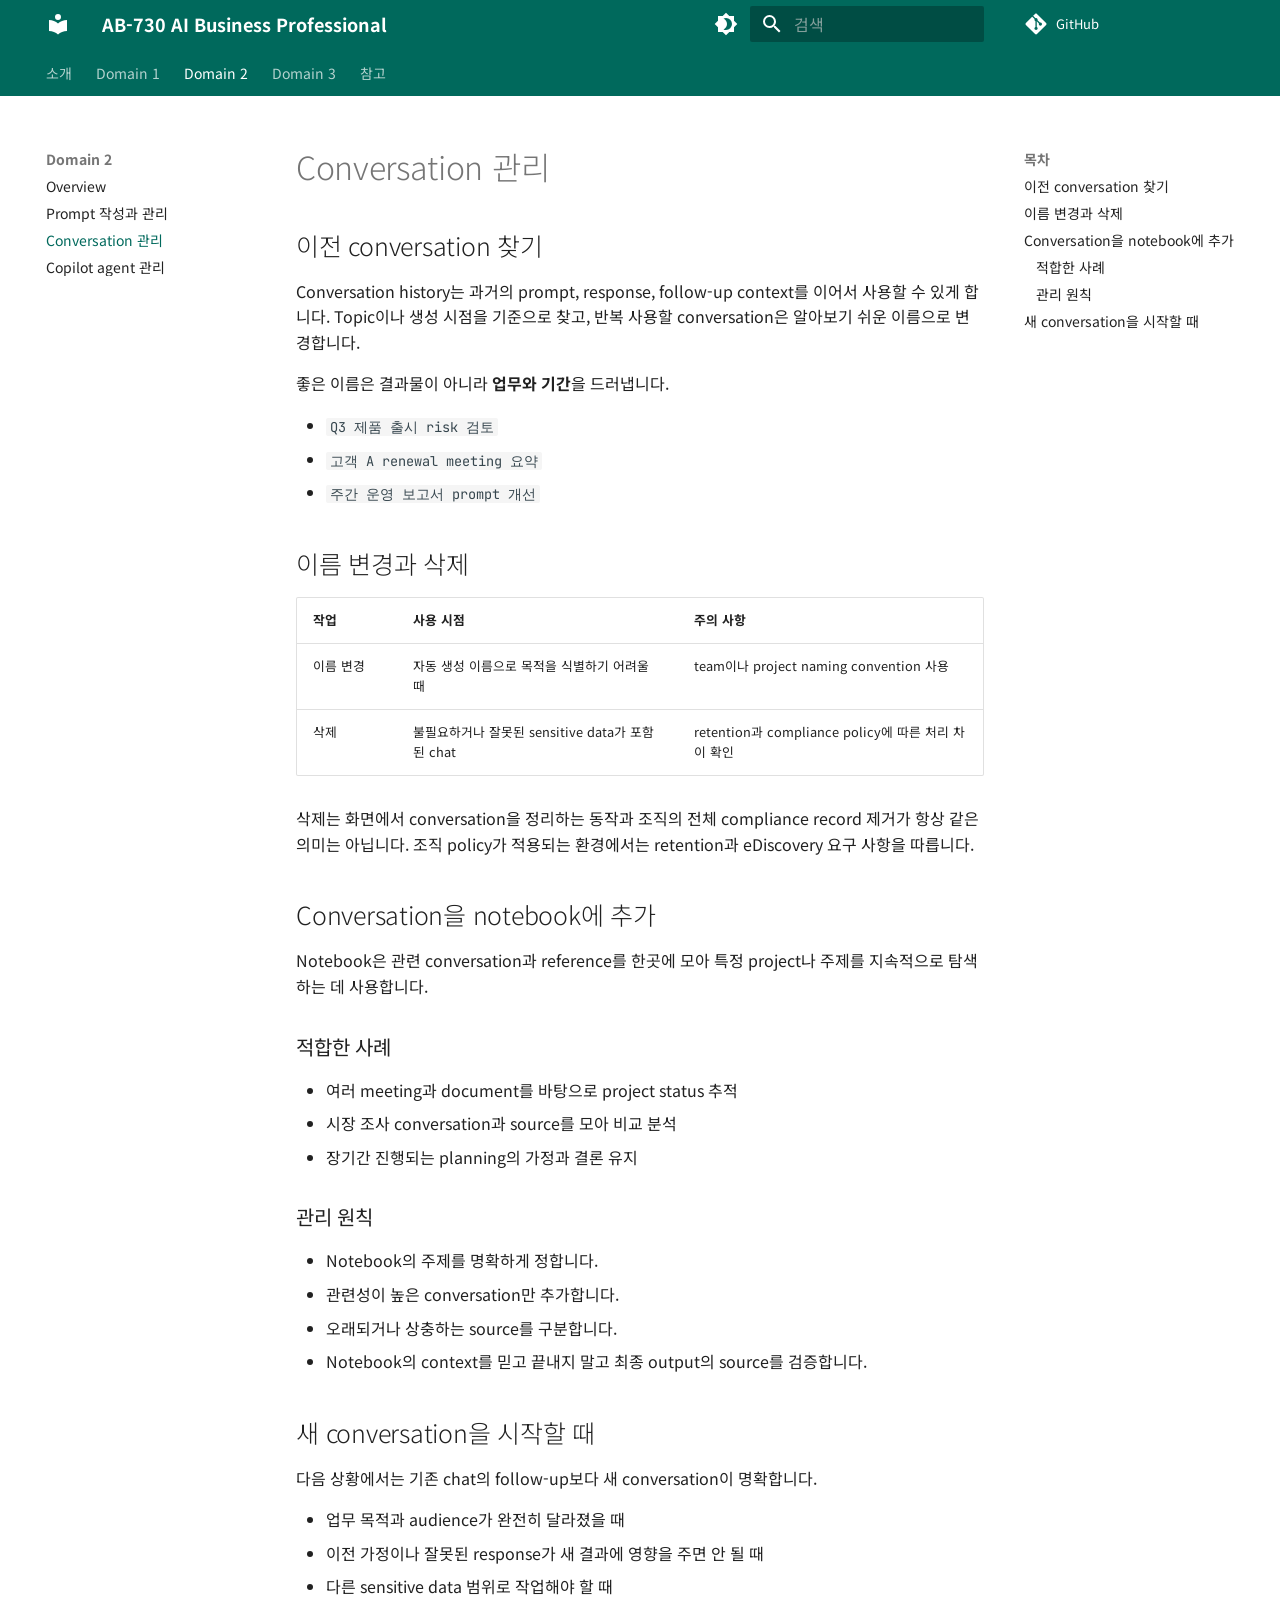
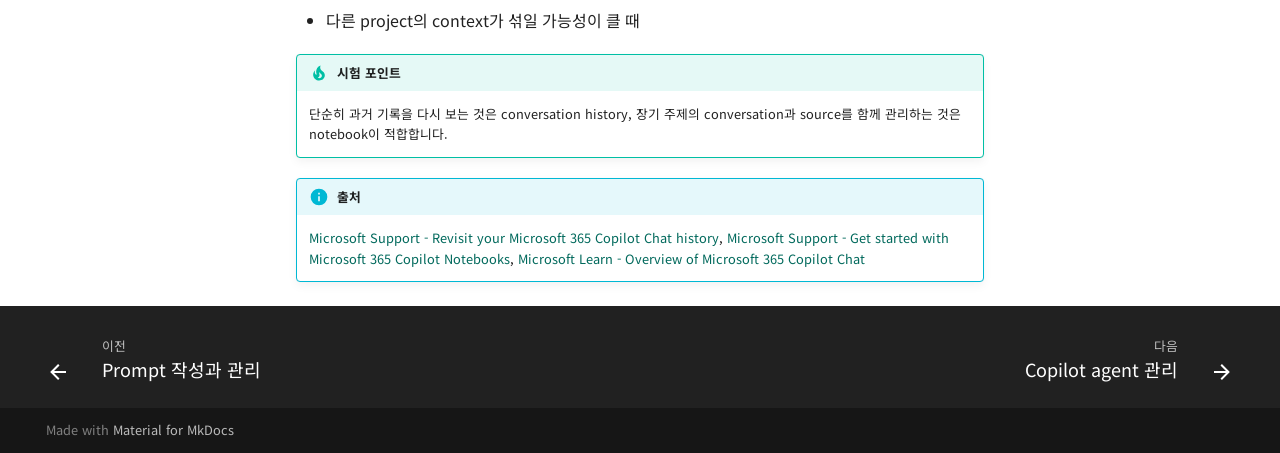
<file: domain2-prompts-conversations/02-conversations/index.html>
<!doctype html>
<html lang="ko" class="no-js">
  <head>
    
      <meta charset="utf-8">
      <meta name="viewport" content="width=device-width,initial-scale=1">
      
        <meta name="description" content="AB-730 AI Business Professional 시험 대비 강의 자료">
      
      
      
        <link rel="canonical" href="https://noisonnoiton.github.io/ab-730/domain2-prompts-conversations/02-conversations/">
      
      
        <link rel="prev" href="../01-prompts/">
      
      
        <link rel="next" href="../03-agents/">
      
      
        
      
      
      <link rel="icon" href="../../assets/images/favicon.png">
      <meta name="generator" content="mkdocs-1.6.1, mkdocs-material-9.7.7">
    
    
      
        <title>Conversation 관리 - AB-730 AI Business Professional</title>
      
    
    
      <link rel="stylesheet" href="../../assets/stylesheets/main.ec1eaa64.min.css">
      
        
        <link rel="stylesheet" href="../../assets/stylesheets/palette.ab4e12ef.min.css">
      
      


    
    
      
    
    
      
        
        
        <link rel="preconnect" href="https://fonts.gstatic.com" crossorigin>
        <link rel="stylesheet" href="https://fonts.googleapis.com/css?family=Noto+Sans+KR:300,300i,400,400i,700,700i%7CJetBrains+Mono:400,400i,700,700i&amp;display=fallback">
        <style>:root{--md-text-font:"Noto Sans KR";--md-code-font:"JetBrains Mono"}</style>
      
    
    
      <link rel="stylesheet" href="../../stylesheets/custom-colors.css">
    
    <script>__md_scope=new URL("../..",location),__md_hash=e=>[...e].reduce(((e,_)=>(e<<5)-e+_.charCodeAt(0)),0),__md_get=(e,_=localStorage,t=__md_scope)=>JSON.parse(_.getItem(t.pathname+"."+e)),__md_set=(e,_,t=localStorage,a=__md_scope)=>{try{t.setItem(a.pathname+"."+e,JSON.stringify(_))}catch(e){}}</script>
    
      

    
    
  </head>
  
  
    
    
      
    
    
    
    
    <body dir="ltr" data-md-color-scheme="default" data-md-color-primary="custom" data-md-color-accent="custom">
  
    
    <input class="md-toggle" data-md-toggle="drawer" type="checkbox" id="__drawer" autocomplete="off">
    <input class="md-toggle" data-md-toggle="search" type="checkbox" id="__search" autocomplete="off">
    <label class="md-overlay" for="__drawer"></label>
    <div data-md-component="skip">
      
        
        <a href="#conversation" class="md-skip">
          콘텐츠로 이동
        </a>
      
    </div>
    <div data-md-component="announce">
      
    </div>
    
    
      

<header class="md-header" data-md-component="header">
  <nav class="md-header__inner md-grid" aria-label="상단/헤더">
    <a href="../.." title="AB-730 AI Business Professional" class="md-header__button md-logo" aria-label="AB-730 AI Business Professional" data-md-component="logo">
      
  
  <svg xmlns="http://www.w3.org/2000/svg" viewBox="0 0 24 24"><path d="M12 8a3 3 0 0 0 3-3 3 3 0 0 0-3-3 3 3 0 0 0-3 3 3 3 0 0 0 3 3m0 3.54C9.64 9.35 6.5 8 3 8v11c3.5 0 6.64 1.35 9 3.54 2.36-2.19 5.5-3.54 9-3.54V8c-3.5 0-6.64 1.35-9 3.54"/></svg>

    </a>
    <label class="md-header__button md-icon" for="__drawer">
      
      <svg xmlns="http://www.w3.org/2000/svg" viewBox="0 0 24 24"><path d="M3 6h18v2H3zm0 5h18v2H3zm0 5h18v2H3z"/></svg>
    </label>
    <div class="md-header__title" data-md-component="header-title">
      <div class="md-header__ellipsis">
        <div class="md-header__topic">
          <span class="md-ellipsis">
            AB-730 AI Business Professional
          </span>
        </div>
        <div class="md-header__topic" data-md-component="header-topic">
          <span class="md-ellipsis">
            
              Conversation 관리
            
          </span>
        </div>
      </div>
    </div>
    
      
        <form class="md-header__option" data-md-component="palette">
  
    
    
    
    <input class="md-option" data-md-color-media="" data-md-color-scheme="default" data-md-color-primary="custom" data-md-color-accent="custom"  aria-label="다크 모드로 전환"  type="radio" name="__palette" id="__palette_0">
    
      <label class="md-header__button md-icon" title="다크 모드로 전환" for="__palette_1" hidden>
        <svg xmlns="http://www.w3.org/2000/svg" viewBox="0 0 24 24"><path d="M12 18c-.89 0-1.74-.2-2.5-.55C11.56 16.5 13 14.42 13 12s-1.44-4.5-3.5-5.45C10.26 6.2 11.11 6 12 6a6 6 0 0 1 6 6 6 6 0 0 1-6 6m8-9.31V4h-4.69L12 .69 8.69 4H4v4.69L.69 12 4 15.31V20h4.69L12 23.31 15.31 20H20v-4.69L23.31 12z"/></svg>
      </label>
    
  
    
    
    
    <input class="md-option" data-md-color-media="" data-md-color-scheme="slate" data-md-color-primary="custom" data-md-color-accent="custom"  aria-label="라이트 모드로 전환"  type="radio" name="__palette" id="__palette_1">
    
      <label class="md-header__button md-icon" title="라이트 모드로 전환" for="__palette_0" hidden>
        <svg xmlns="http://www.w3.org/2000/svg" viewBox="0 0 24 24"><path d="M12 8a4 4 0 0 0-4 4 4 4 0 0 0 4 4 4 4 0 0 0 4-4 4 4 0 0 0-4-4m0 10a6 6 0 0 1-6-6 6 6 0 0 1 6-6 6 6 0 0 1 6 6 6 6 0 0 1-6 6m8-9.31V4h-4.69L12 .69 8.69 4H4v4.69L.69 12 4 15.31V20h4.69L12 23.31 15.31 20H20v-4.69L23.31 12z"/></svg>
      </label>
    
  
</form>
      
    
    
      <script>var palette=__md_get("__palette");if(palette&&palette.color){if("(prefers-color-scheme)"===palette.color.media){var media=matchMedia("(prefers-color-scheme: light)"),input=document.querySelector(media.matches?"[data-md-color-media='(prefers-color-scheme: light)']":"[data-md-color-media='(prefers-color-scheme: dark)']");palette.color.media=input.getAttribute("data-md-color-media"),palette.color.scheme=input.getAttribute("data-md-color-scheme"),palette.color.primary=input.getAttribute("data-md-color-primary"),palette.color.accent=input.getAttribute("data-md-color-accent")}for(var[key,value]of Object.entries(palette.color))document.body.setAttribute("data-md-color-"+key,value)}</script>
    
    
    
      
      
        <label class="md-header__button md-icon" for="__search">
          
          <svg xmlns="http://www.w3.org/2000/svg" viewBox="0 0 24 24"><path d="M9.5 3A6.5 6.5 0 0 1 16 9.5c0 1.61-.59 3.09-1.56 4.23l.27.27h.79l5 5-1.5 1.5-5-5v-.79l-.27-.27A6.52 6.52 0 0 1 9.5 16 6.5 6.5 0 0 1 3 9.5 6.5 6.5 0 0 1 9.5 3m0 2C7 5 5 7 5 9.5S7 14 9.5 14 14 12 14 9.5 12 5 9.5 5"/></svg>
        </label>
        <div class="md-search" data-md-component="search" role="dialog">
  <label class="md-search__overlay" for="__search"></label>
  <div class="md-search__inner" role="search">
    <form class="md-search__form" name="search">
      <input type="text" class="md-search__input" name="query" aria-label="검색" placeholder="검색" autocapitalize="off" autocorrect="off" autocomplete="off" spellcheck="false" data-md-component="search-query" required>
      <label class="md-search__icon md-icon" for="__search">
        
        <svg xmlns="http://www.w3.org/2000/svg" viewBox="0 0 24 24"><path d="M9.5 3A6.5 6.5 0 0 1 16 9.5c0 1.61-.59 3.09-1.56 4.23l.27.27h.79l5 5-1.5 1.5-5-5v-.79l-.27-.27A6.52 6.52 0 0 1 9.5 16 6.5 6.5 0 0 1 3 9.5 6.5 6.5 0 0 1 9.5 3m0 2C7 5 5 7 5 9.5S7 14 9.5 14 14 12 14 9.5 12 5 9.5 5"/></svg>
        
        <svg xmlns="http://www.w3.org/2000/svg" viewBox="0 0 24 24"><path d="M20 11v2H8l5.5 5.5-1.42 1.42L4.16 12l7.92-7.92L13.5 5.5 8 11z"/></svg>
      </label>
      <nav class="md-search__options" aria-label="검색">
        
        <button type="reset" class="md-search__icon md-icon" title="지우기" aria-label="지우기" tabindex="-1">
          
          <svg xmlns="http://www.w3.org/2000/svg" viewBox="0 0 24 24"><path d="M19 6.41 17.59 5 12 10.59 6.41 5 5 6.41 10.59 12 5 17.59 6.41 19 12 13.41 17.59 19 19 17.59 13.41 12z"/></svg>
        </button>
      </nav>
      
        <div class="md-search__suggest" data-md-component="search-suggest"></div>
      
    </form>
    <div class="md-search__output">
      <div class="md-search__scrollwrap" tabindex="0" data-md-scrollfix>
        <div class="md-search-result" data-md-component="search-result">
          <div class="md-search-result__meta">
            검색 초기화
          </div>
          <ol class="md-search-result__list" role="presentation"></ol>
        </div>
      </div>
    </div>
  </div>
</div>
      
    
    
      <div class="md-header__source">
        <a href="https://github.com/noisonnoiton/ab-730" title="저장소로 이동" class="md-source" data-md-component="source" target="_blank" rel="noopener">
  <div class="md-source__icon md-icon">
    
    <svg xmlns="http://www.w3.org/2000/svg" viewBox="0 0 448 512"><!--! Font Awesome Free 7.1.0 by @fontawesome - https://fontawesome.com License - https://fontawesome.com/license/free (Icons: CC BY 4.0, Fonts: SIL OFL 1.1, Code: MIT License) Copyright 2025 Fonticons, Inc.--><path d="M439.6 236.1 244 40.5c-5.4-5.5-12.8-8.5-20.4-8.5s-15 3-20.4 8.4L162.5 81l51.5 51.5c27.1-9.1 52.7 16.8 43.4 43.7l49.7 49.7c34.2-11.8 61.2 31 35.5 56.7-26.5 26.5-70.2-2.9-56-37.3L240.3 199v121.9c25.3 12.5 22.3 41.8 9.1 55-6.4 6.4-15.2 10.1-24.3 10.1s-17.8-3.6-24.3-10.1c-17.6-17.6-11.1-46.9 11.2-56v-123c-20.8-8.5-24.6-30.7-18.6-45L142.6 101 8.5 235.1C3 240.6 0 247.9 0 255.5s3 15 8.5 20.4l195.6 195.7c5.4 5.4 12.7 8.4 20.4 8.4s15-3 20.4-8.4l194.7-194.7c5.4-5.4 8.4-12.8 8.4-20.4s-3-15-8.4-20.4"/></svg>
  </div>
  <div class="md-source__repository">
    GitHub
  </div>
</a>
      </div>
    
  </nav>
  
</header>
    
    <div class="md-container" data-md-component="container">
      
      
        
          
            
<nav class="md-tabs" aria-label="탭" data-md-component="tabs">
  <div class="md-grid">
    <ul class="md-tabs__list">
      
        
  
  
  
  
    
    
      <li class="md-tabs__item">
        <a href="../.." class="md-tabs__link">
          
  
  
  소개

        </a>
      </li>
    
  

      
        
  
  
  
  
    
    
      <li class="md-tabs__item">
        <a href="../../domain1-generative-ai-fundamentals/" class="md-tabs__link">
          
  
  
  Domain 1

        </a>
      </li>
    
  

      
        
  
  
  
    
  
  
    
    
      <li class="md-tabs__item md-tabs__item--active">
        <a href="../" class="md-tabs__link">
          
  
  
  Domain 2

        </a>
      </li>
    
  

      
        
  
  
  
  
    
    
      <li class="md-tabs__item">
        <a href="../../domain3-business-content/" class="md-tabs__link">
          
  
  
  Domain 3

        </a>
      </li>
    
  

      
        
  
  
  
  
    
    
      <li class="md-tabs__item">
        <a href="../../glossary/" class="md-tabs__link">
          
  
  
  참고

        </a>
      </li>
    
  

      
    </ul>
  </div>
</nav>
          
        
      
      <main class="md-main" data-md-component="main">
        <div class="md-main__inner md-grid">
          
  
    
    <div class="md-sidebar md-sidebar--primary" data-md-component="sidebar" data-md-type="navigation" >
      <div class="md-sidebar__scrollwrap">
        <div class="md-sidebar__inner">
          


  


<nav class="md-nav md-nav--primary md-nav--lifted" aria-label="네비게이션" data-md-level="0">
  <label class="md-nav__title" for="__drawer">
    <a href="../.." title="AB-730 AI Business Professional" class="md-nav__button md-logo" aria-label="AB-730 AI Business Professional" data-md-component="logo">
      
  
  <svg xmlns="http://www.w3.org/2000/svg" viewBox="0 0 24 24"><path d="M12 8a3 3 0 0 0 3-3 3 3 0 0 0-3-3 3 3 0 0 0-3 3 3 3 0 0 0 3 3m0 3.54C9.64 9.35 6.5 8 3 8v11c3.5 0 6.64 1.35 9 3.54 2.36-2.19 5.5-3.54 9-3.54V8c-3.5 0-6.64 1.35-9 3.54"/></svg>

    </a>
    AB-730 AI Business Professional
  </label>
  
    <div class="md-nav__source">
      <a href="https://github.com/noisonnoiton/ab-730" title="저장소로 이동" class="md-source" data-md-component="source" target="_blank" rel="noopener">
  <div class="md-source__icon md-icon">
    
    <svg xmlns="http://www.w3.org/2000/svg" viewBox="0 0 448 512"><!--! Font Awesome Free 7.1.0 by @fontawesome - https://fontawesome.com License - https://fontawesome.com/license/free (Icons: CC BY 4.0, Fonts: SIL OFL 1.1, Code: MIT License) Copyright 2025 Fonticons, Inc.--><path d="M439.6 236.1 244 40.5c-5.4-5.5-12.8-8.5-20.4-8.5s-15 3-20.4 8.4L162.5 81l51.5 51.5c27.1-9.1 52.7 16.8 43.4 43.7l49.7 49.7c34.2-11.8 61.2 31 35.5 56.7-26.5 26.5-70.2-2.9-56-37.3L240.3 199v121.9c25.3 12.5 22.3 41.8 9.1 55-6.4 6.4-15.2 10.1-24.3 10.1s-17.8-3.6-24.3-10.1c-17.6-17.6-11.1-46.9 11.2-56v-123c-20.8-8.5-24.6-30.7-18.6-45L142.6 101 8.5 235.1C3 240.6 0 247.9 0 255.5s3 15 8.5 20.4l195.6 195.7c5.4 5.4 12.7 8.4 20.4 8.4s15-3 20.4-8.4l194.7-194.7c5.4-5.4 8.4-12.8 8.4-20.4s-3-15-8.4-20.4"/></svg>
  </div>
  <div class="md-source__repository">
    GitHub
  </div>
</a>
    </div>
  
  <ul class="md-nav__list" data-md-scrollfix>
    
      
      
  
  
  
  
    
    
    
    
      
      
        
      
    
    
    <li class="md-nav__item md-nav__item--nested">
      
        
        
          
        
        <input class="md-nav__toggle md-toggle md-toggle--indeterminate" type="checkbox" id="__nav_1" >
        
          
          <label class="md-nav__link" for="__nav_1" id="__nav_1_label" tabindex="0">
            
  
  
  <span class="md-ellipsis">
    
  
    소개
  

    
  </span>
  
  

            <span class="md-nav__icon md-icon"></span>
          </label>
        
        <nav class="md-nav" data-md-level="1" aria-labelledby="__nav_1_label" aria-expanded="false">
          <label class="md-nav__title" for="__nav_1">
            <span class="md-nav__icon md-icon"></span>
            
  
    소개
  

          </label>
          <ul class="md-nav__list" data-md-scrollfix>
            
              
                
  
  
  
  
    <li class="md-nav__item">
      <a href="../.." class="md-nav__link">
        
  
  
  <span class="md-ellipsis">
    
  
    Overview
  

    
  </span>
  
  

      </a>
    </li>
  

              
            
              
                
  
  
  
  
    <li class="md-nav__item">
      <a href="../../exam/overview/" class="md-nav__link">
        
  
  
  <span class="md-ellipsis">
    
  
    시험 정보
  

    
  </span>
  
  

      </a>
    </li>
  

              
            
          </ul>
        </nav>
      
    </li>
  

    
      
      
  
  
  
  
    
    
    
    
      
      
        
      
    
    
    <li class="md-nav__item md-nav__item--nested">
      
        
        
          
        
        <input class="md-nav__toggle md-toggle md-toggle--indeterminate" type="checkbox" id="__nav_2" >
        
          
          <label class="md-nav__link" for="__nav_2" id="__nav_2_label" tabindex="0">
            
  
  
  <span class="md-ellipsis">
    
  
    Domain 1
  

    
  </span>
  
  

            <span class="md-nav__icon md-icon"></span>
          </label>
        
        <nav class="md-nav" data-md-level="1" aria-labelledby="__nav_2_label" aria-expanded="false">
          <label class="md-nav__title" for="__nav_2">
            <span class="md-nav__icon md-icon"></span>
            
  
    Domain 1
  

          </label>
          <ul class="md-nav__list" data-md-scrollfix>
            
              
                
  
  
  
  
    <li class="md-nav__item">
      <a href="../../domain1-generative-ai-fundamentals/" class="md-nav__link">
        
  
  
  <span class="md-ellipsis">
    
  
    Overview
  

    
  </span>
  
  

      </a>
    </li>
  

              
            
              
                
  
  
  
  
    <li class="md-nav__item">
      <a href="../../domain1-generative-ai-fundamentals/01-m365-experiences/" class="md-nav__link">
        
  
  
  <span class="md-ellipsis">
    
  
    Microsoft 365의 생성형 AI
  

    
  </span>
  
  

      </a>
    </li>
  

              
            
              
                
  
  
  
  
    <li class="md-nav__item">
      <a href="../../domain1-generative-ai-fundamentals/02-responsible-ai/" class="md-nav__link">
        
  
  
  <span class="md-ellipsis">
    
  
    Responsible AI와 data protection
  

    
  </span>
  
  

      </a>
    </li>
  

              
            
          </ul>
        </nav>
      
    </li>
  

    
      
      
  
  
    
  
  
  
    
    
    
    
      
        
        
      
      
        
      
    
    
    <li class="md-nav__item md-nav__item--active md-nav__item--section md-nav__item--nested">
      
        
        
        <input class="md-nav__toggle md-toggle " type="checkbox" id="__nav_3" checked>
        
          
          <label class="md-nav__link" for="__nav_3" id="__nav_3_label" tabindex="">
            
  
  
  <span class="md-ellipsis">
    
  
    Domain 2
  

    
  </span>
  
  

            <span class="md-nav__icon md-icon"></span>
          </label>
        
        <nav class="md-nav" data-md-level="1" aria-labelledby="__nav_3_label" aria-expanded="true">
          <label class="md-nav__title" for="__nav_3">
            <span class="md-nav__icon md-icon"></span>
            
  
    Domain 2
  

          </label>
          <ul class="md-nav__list" data-md-scrollfix>
            
              
                
  
  
  
  
    <li class="md-nav__item">
      <a href="../" class="md-nav__link">
        
  
  
  <span class="md-ellipsis">
    
  
    Overview
  

    
  </span>
  
  

      </a>
    </li>
  

              
            
              
                
  
  
  
  
    <li class="md-nav__item">
      <a href="../01-prompts/" class="md-nav__link">
        
  
  
  <span class="md-ellipsis">
    
  
    Prompt 작성과 관리
  

    
  </span>
  
  

      </a>
    </li>
  

              
            
              
                
  
  
    
  
  
  
    <li class="md-nav__item md-nav__item--active">
      
      <input class="md-nav__toggle md-toggle" type="checkbox" id="__toc">
      
      
        
      
      
        <label class="md-nav__link md-nav__link--active" for="__toc">
          
  
  
  <span class="md-ellipsis">
    
  
    Conversation 관리
  

    
  </span>
  
  

          <span class="md-nav__icon md-icon"></span>
        </label>
      
      <a href="./" class="md-nav__link md-nav__link--active">
        
  
  
  <span class="md-ellipsis">
    
  
    Conversation 관리
  

    
  </span>
  
  

      </a>
      
        

<nav class="md-nav md-nav--secondary" aria-label="목차">
  
  
  
    
  
  
    <label class="md-nav__title" for="__toc">
      <span class="md-nav__icon md-icon"></span>
      목차
    </label>
    <ul class="md-nav__list" data-md-component="toc" data-md-scrollfix>
      
        <li class="md-nav__item">
  <a href="#conversation_1" class="md-nav__link">
    <span class="md-ellipsis">
      
        이전 conversation 찾기
      
    </span>
  </a>
  
</li>
      
        <li class="md-nav__item">
  <a href="#_1" class="md-nav__link">
    <span class="md-ellipsis">
      
        이름 변경과 삭제
      
    </span>
  </a>
  
</li>
      
        <li class="md-nav__item">
  <a href="#conversation-notebook" class="md-nav__link">
    <span class="md-ellipsis">
      
        Conversation을 notebook에 추가
      
    </span>
  </a>
  
    <nav class="md-nav" aria-label="Conversation을 notebook에 추가">
      <ul class="md-nav__list">
        
          <li class="md-nav__item">
  <a href="#_2" class="md-nav__link">
    <span class="md-ellipsis">
      
        적합한 사례
      
    </span>
  </a>
  
</li>
        
          <li class="md-nav__item">
  <a href="#_3" class="md-nav__link">
    <span class="md-ellipsis">
      
        관리 원칙
      
    </span>
  </a>
  
</li>
        
      </ul>
    </nav>
  
</li>
      
        <li class="md-nav__item">
  <a href="#conversation_2" class="md-nav__link">
    <span class="md-ellipsis">
      
        새 conversation을 시작할 때
      
    </span>
  </a>
  
</li>
      
    </ul>
  
</nav>
      
    </li>
  

              
            
              
                
  
  
  
  
    <li class="md-nav__item">
      <a href="../03-agents/" class="md-nav__link">
        
  
  
  <span class="md-ellipsis">
    
  
    Copilot agent 관리
  

    
  </span>
  
  

      </a>
    </li>
  

              
            
          </ul>
        </nav>
      
    </li>
  

    
      
      
  
  
  
  
    
    
    
    
      
      
        
      
    
    
    <li class="md-nav__item md-nav__item--nested">
      
        
        
          
        
        <input class="md-nav__toggle md-toggle md-toggle--indeterminate" type="checkbox" id="__nav_4" >
        
          
          <label class="md-nav__link" for="__nav_4" id="__nav_4_label" tabindex="0">
            
  
  
  <span class="md-ellipsis">
    
  
    Domain 3
  

    
  </span>
  
  

            <span class="md-nav__icon md-icon"></span>
          </label>
        
        <nav class="md-nav" data-md-level="1" aria-labelledby="__nav_4_label" aria-expanded="false">
          <label class="md-nav__title" for="__nav_4">
            <span class="md-nav__icon md-icon"></span>
            
  
    Domain 3
  

          </label>
          <ul class="md-nav__list" data-md-scrollfix>
            
              
                
  
  
  
  
    <li class="md-nav__item">
      <a href="../../domain3-business-content/" class="md-nav__link">
        
  
  
  <span class="md-ellipsis">
    
  
    Overview
  

    
  </span>
  
  

      </a>
    </li>
  

              
            
              
                
  
  
  
  
    <li class="md-nav__item">
      <a href="../../domain3-business-content/01-documents-communications/" class="md-nav__link">
        
  
  
  <span class="md-ellipsis">
    
  
    문서와 communication 작성
  

    
  </span>
  
  

      </a>
    </li>
  

              
            
              
                
  
  
  
  
    <li class="md-nav__item">
      <a href="../../domain3-business-content/02-meetings-collaboration/" class="md-nav__link">
        
  
  
  <span class="md-ellipsis">
    
  
    Meeting과 collaboration
  

    
  </span>
  
  

      </a>
    </li>
  

              
            
          </ul>
        </nav>
      
    </li>
  

    
      
      
  
  
  
  
    
    
    
    
      
      
        
      
    
    
    <li class="md-nav__item md-nav__item--nested">
      
        
        
          
        
        <input class="md-nav__toggle md-toggle md-toggle--indeterminate" type="checkbox" id="__nav_5" >
        
          
          <label class="md-nav__link" for="__nav_5" id="__nav_5_label" tabindex="0">
            
  
  
  <span class="md-ellipsis">
    
  
    참고
  

    
  </span>
  
  

            <span class="md-nav__icon md-icon"></span>
          </label>
        
        <nav class="md-nav" data-md-level="1" aria-labelledby="__nav_5_label" aria-expanded="false">
          <label class="md-nav__title" for="__nav_5">
            <span class="md-nav__icon md-icon"></span>
            
  
    참고
  

          </label>
          <ul class="md-nav__list" data-md-scrollfix>
            
              
                
  
  
  
  
    <li class="md-nav__item">
      <a href="../../glossary/" class="md-nav__link">
        
  
  
  <span class="md-ellipsis">
    
  
    용어집
  

    
  </span>
  
  

      </a>
    </li>
  

              
            
          </ul>
        </nav>
      
    </li>
  

    
  </ul>
</nav>
        </div>
      </div>
    </div>
  

  
    
    <div class="md-sidebar md-sidebar--secondary" data-md-component="sidebar" data-md-type="toc" >
      <div class="md-sidebar__scrollwrap">
        <div class="md-sidebar__inner">
          

<nav class="md-nav md-nav--secondary" aria-label="목차">
  
  
  
    
  
  
    <label class="md-nav__title" for="__toc">
      <span class="md-nav__icon md-icon"></span>
      목차
    </label>
    <ul class="md-nav__list" data-md-component="toc" data-md-scrollfix>
      
        <li class="md-nav__item">
  <a href="#conversation_1" class="md-nav__link">
    <span class="md-ellipsis">
      
        이전 conversation 찾기
      
    </span>
  </a>
  
</li>
      
        <li class="md-nav__item">
  <a href="#_1" class="md-nav__link">
    <span class="md-ellipsis">
      
        이름 변경과 삭제
      
    </span>
  </a>
  
</li>
      
        <li class="md-nav__item">
  <a href="#conversation-notebook" class="md-nav__link">
    <span class="md-ellipsis">
      
        Conversation을 notebook에 추가
      
    </span>
  </a>
  
    <nav class="md-nav" aria-label="Conversation을 notebook에 추가">
      <ul class="md-nav__list">
        
          <li class="md-nav__item">
  <a href="#_2" class="md-nav__link">
    <span class="md-ellipsis">
      
        적합한 사례
      
    </span>
  </a>
  
</li>
        
          <li class="md-nav__item">
  <a href="#_3" class="md-nav__link">
    <span class="md-ellipsis">
      
        관리 원칙
      
    </span>
  </a>
  
</li>
        
      </ul>
    </nav>
  
</li>
      
        <li class="md-nav__item">
  <a href="#conversation_2" class="md-nav__link">
    <span class="md-ellipsis">
      
        새 conversation을 시작할 때
      
    </span>
  </a>
  
</li>
      
    </ul>
  
</nav>
        </div>
      </div>
    </div>
  

  <aside class="kakao-adfit-rail" aria-label="광고">
    <ins class="kakao_ad_area" style="display:none;"
      data-ad-unit="DAN-oYnyqFed1jZhUtvA"
      data-ad-width="160"
      data-ad-height="600"></ins>
  </aside>

          
            <div class="md-content" data-md-component="content">
              
                




              
              <article class="md-content__inner md-typeset">
                
                  



<h1 id="conversation">Conversation 관리<a class="headerlink" href="#conversation" title="Permanent link">&para;</a></h1>
<h2 id="conversation_1">이전 conversation 찾기<a class="headerlink" href="#conversation_1" title="Permanent link">&para;</a></h2>
<p>Conversation history는 과거의 prompt, response, follow-up context를 이어서 사용할 수 있게 합니다. Topic이나 생성 시점을 기준으로 찾고, 반복 사용할 conversation은 알아보기 쉬운 이름으로 변경합니다.</p>
<p>좋은 이름은 결과물이 아니라 <strong>업무와 기간</strong>을 드러냅니다.</p>
<ul>
<li><code>Q3 제품 출시 risk 검토</code></li>
<li><code>고객 A renewal meeting 요약</code></li>
<li><code>주간 운영 보고서 prompt 개선</code></li>
</ul>
<h2 id="_1">이름 변경과 삭제<a class="headerlink" href="#_1" title="Permanent link">&para;</a></h2>
<table>
<thead>
<tr>
<th>작업</th>
<th>사용 시점</th>
<th>주의 사항</th>
</tr>
</thead>
<tbody>
<tr>
<td>이름 변경</td>
<td>자동 생성 이름으로 목적을 식별하기 어려울 때</td>
<td>team이나 project naming convention 사용</td>
</tr>
<tr>
<td>삭제</td>
<td>불필요하거나 잘못된 sensitive data가 포함된 chat</td>
<td>retention과 compliance policy에 따른 처리 차이 확인</td>
</tr>
</tbody>
</table>
<p>삭제는 화면에서 conversation을 정리하는 동작과 조직의 전체 compliance record 제거가 항상 같은 의미는 아닙니다. 조직 policy가 적용되는 환경에서는 retention과 eDiscovery 요구 사항을 따릅니다.</p>
<h2 id="conversation-notebook">Conversation을 notebook에 추가<a class="headerlink" href="#conversation-notebook" title="Permanent link">&para;</a></h2>
<p>Notebook은 관련 conversation과 reference를 한곳에 모아 특정 project나 주제를 지속적으로 탐색하는 데 사용합니다.</p>
<h3 id="_2">적합한 사례<a class="headerlink" href="#_2" title="Permanent link">&para;</a></h3>
<ul>
<li>여러 meeting과 document를 바탕으로 project status 추적</li>
<li>시장 조사 conversation과 source를 모아 비교 분석</li>
<li>장기간 진행되는 planning의 가정과 결론 유지</li>
</ul>
<h3 id="_3">관리 원칙<a class="headerlink" href="#_3" title="Permanent link">&para;</a></h3>
<ul>
<li>Notebook의 주제를 명확하게 정합니다.</li>
<li>관련성이 높은 conversation만 추가합니다.</li>
<li>오래되거나 상충하는 source를 구분합니다.</li>
<li>Notebook의 context를 믿고 끝내지 말고 최종 output의 source를 검증합니다.</li>
</ul>
<h2 id="conversation_2">새 conversation을 시작할 때<a class="headerlink" href="#conversation_2" title="Permanent link">&para;</a></h2>
<p>다음 상황에서는 기존 chat의 follow-up보다 새 conversation이 명확합니다.</p>
<ul>
<li>업무 목적과 audience가 완전히 달라졌을 때</li>
<li>이전 가정이나 잘못된 response가 새 결과에 영향을 주면 안 될 때</li>
<li>다른 sensitive data 범위로 작업해야 할 때</li>
<li>다른 project의 context가 섞일 가능성이 클 때</li>
</ul>
<div class="admonition tip">
<p class="admonition-title">시험 포인트</p>
<p>단순히 과거 기록을 다시 보는 것은 conversation history, 장기 주제의 conversation과 source를 함께 관리하는 것은 notebook이 적합합니다.</p>
</div>
<div class="admonition info">
<p class="admonition-title">출처</p>
<p><a href="https://support.microsoft.com/en-us/topic/revisit-your-microsoft-365-copilot-chat-history-6ea899e3-3bb1-450a-a2ae-220341ac193a" target="_blank" rel="noopener">Microsoft Support - Revisit your Microsoft 365 Copilot Chat history</a>, <a href="https://support.microsoft.com/en-us/topic/get-started-with-microsoft-365-copilot-notebooks-0775e693-11c6-4d80-8aba-fcc81a737a06" target="_blank" rel="noopener">Microsoft Support - Get started with Microsoft 365 Copilot Notebooks</a>, <a href="https://learn.microsoft.com/en-us/copilot/overview" target="_blank" rel="noopener">Microsoft Learn - Overview of Microsoft 365 Copilot Chat</a></p>
</div>












                
              </article>
            </div>
          
          
<script>var target=document.getElementById(location.hash.slice(1));target&&target.name&&(target.checked=target.name.startsWith("__tabbed_"))</script>
        </div>
        
          <button type="button" class="md-top md-icon" data-md-component="top" hidden>
  
  <svg xmlns="http://www.w3.org/2000/svg" viewBox="0 0 24 24"><path d="M13 20h-2V8l-5.5 5.5-1.42-1.42L12 4.16l7.92 7.92-1.42 1.42L13 8z"/></svg>
  맨위로
</button>
        
      </main>
      
  
        <footer class="md-footer">
  
    
      
      <nav class="md-footer__inner md-grid" aria-label="하단/푸터" >
        
          
          <a href="../01-prompts/" class="md-footer__link md-footer__link--prev" aria-label="이전: Prompt 작성과 관리">
            <div class="md-footer__button md-icon">
              
              <svg xmlns="http://www.w3.org/2000/svg" viewBox="0 0 24 24"><path d="M20 11v2H8l5.5 5.5-1.42 1.42L4.16 12l7.92-7.92L13.5 5.5 8 11z"/></svg>
            </div>
            <div class="md-footer__title">
              <span class="md-footer__direction">
                이전
              </span>
              <div class="md-ellipsis">
                Prompt 작성과 관리
              </div>
            </div>
          </a>
        
        
          
          <a href="../03-agents/" class="md-footer__link md-footer__link--next" aria-label="다음: Copilot agent 관리">
            <div class="md-footer__title">
              <span class="md-footer__direction">
                다음
              </span>
              <div class="md-ellipsis">
                Copilot agent 관리
              </div>
            </div>
            <div class="md-footer__button md-icon">
              
              <svg xmlns="http://www.w3.org/2000/svg" viewBox="0 0 24 24"><path d="M4 11v2h12l-5.5 5.5 1.42 1.42L19.84 12l-7.92-7.92L10.5 5.5 16 11z"/></svg>
            </div>
          </a>
        
      </nav>
    
  
  <div class="md-footer-meta md-typeset">
    <div class="md-footer-meta__inner md-grid">
      <div class="md-copyright">
  
  
    Made with
    <a href="https://squidfunk.github.io/mkdocs-material/" target="_blank" rel="noopener">
      Material for MkDocs
    </a>
  
</div>
      
    </div>
  </div>
</footer>
      
  <div class="kakao-adfit-mobile" aria-label="광고">
    <ins class="kakao_ad_area" style="display:none;"
      data-ad-unit="DAN-zHXbzhtivpd6MTA0"
      data-ad-width="250"
      data-ad-height="250"></ins>
  </div>

    </div>
    <div class="md-dialog" data-md-component="dialog">
      <div class="md-dialog__inner md-typeset"></div>
    </div>
    
    
    
      
      
      <script id="__config" type="application/json">{"annotate": null, "base": "../..", "features": ["navigation.tabs", "navigation.sections", "navigation.expand", "navigation.path", "navigation.top", "navigation.footer", "toc.follow", "header.autohide", "content.code.copy", "content.tooltips", "search.suggest", "search.highlight"], "search": "../../assets/javascripts/workers/search.2c215733.min.js", "tags": null, "translations": {"clipboard.copied": "\ud074\ub9bd\ubcf4\ub4dc\uc5d0 \ubcf5\uc0ac\ub428", "clipboard.copy": "\ud074\ub9bd\ubcf4\ub4dc\ub85c \ubcf5\uc0ac", "search.result.more.one": "\uc774 \ubb38\uc11c\uc5d0\uc11c 1\uac1c\uc758 \uac80\uc0c9 \uacb0\uacfc \ub354 \ubcf4\uae30", "search.result.more.other": "\uc774 \ubb38\uc11c\uc5d0\uc11c #\uac1c\uc758 \uac80\uc0c9 \uacb0\uacfc \ub354 \ubcf4\uae30", "search.result.none": "\uac80\uc0c9\uc5b4\uc640 \uc77c\uce58\ud558\ub294 \ubb38\uc11c\uac00 \uc5c6\uc2b5\ub2c8\ub2e4", "search.result.one": "1\uac1c\uc758 \uc77c\uce58\ud558\ub294 \ubb38\uc11c", "search.result.other": "#\uac1c\uc758 \uc77c\uce58\ud558\ub294 \ubb38\uc11c", "search.result.placeholder": "\uac80\uc0c9\uc5b4\ub97c \uc785\ub825\ud558\uc138\uc694", "search.result.term.missing": "\ud3ec\ud568\ub418\uc9c0 \uc54a\uc740 \uac80\uc0c9\uc5b4", "select.version": "\ubc84\uc804 \uc120\ud0dd"}, "version": null}</script>
    
    
  
      <script src="../../assets/javascripts/bundle.d7400e89.min.js"></script>
      
    
  <script src="//t1.kakaocdn.net/kas/static/ba.min.js" async></script>

  </body>
</html>
</file>
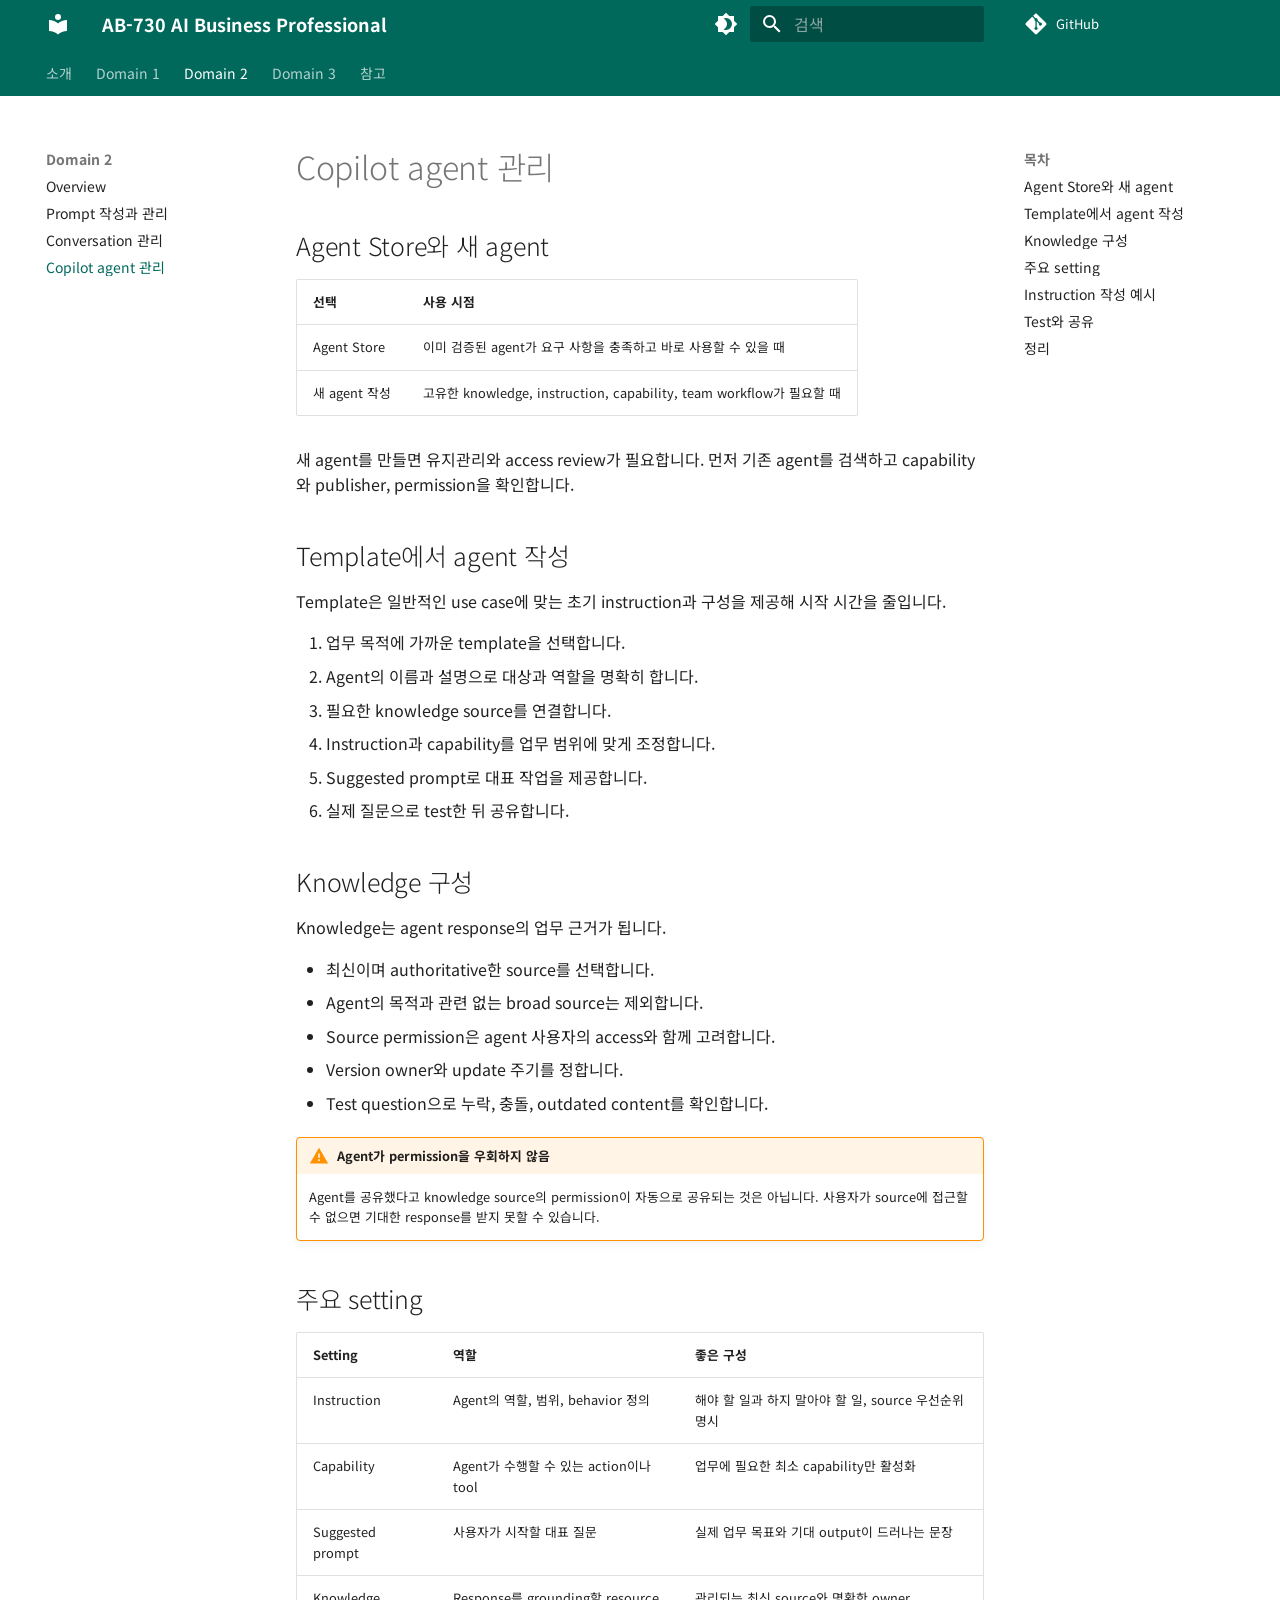
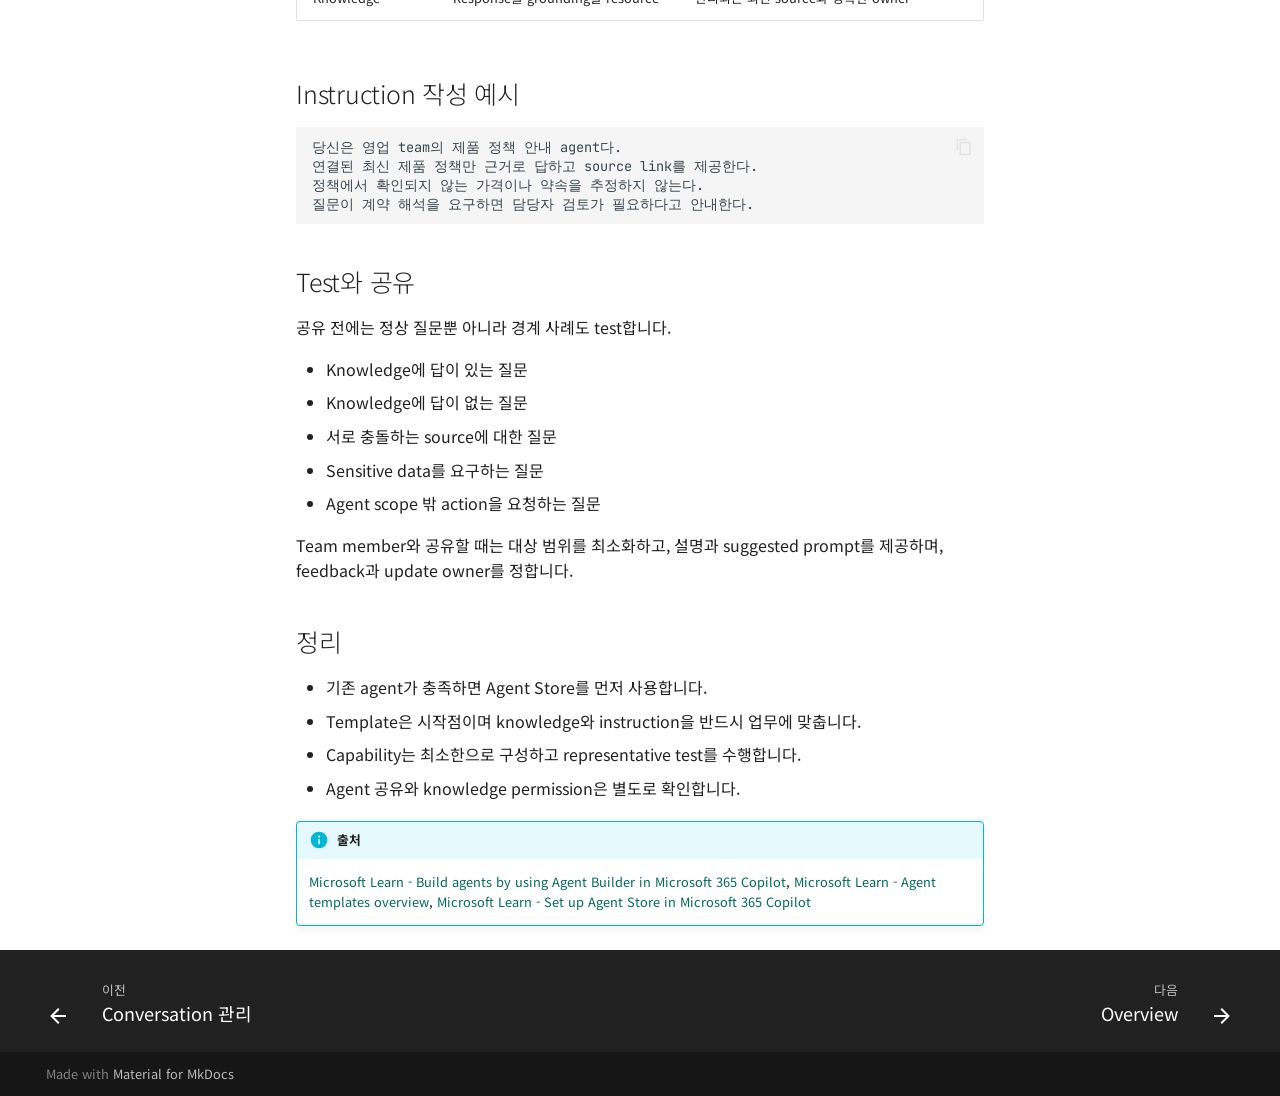
<file: domain2-prompts-conversations/03-agents/index.html>
<!doctype html>
<html lang="ko" class="no-js">
  <head>
    
      <meta charset="utf-8">
      <meta name="viewport" content="width=device-width,initial-scale=1">
      
        <meta name="description" content="AB-730 AI Business Professional 시험 대비 강의 자료">
      
      
      
        <link rel="canonical" href="https://noisonnoiton.github.io/ab-730/domain2-prompts-conversations/03-agents/">
      
      
        <link rel="prev" href="../02-conversations/">
      
      
        <link rel="next" href="../../domain3-business-content/">
      
      
        
      
      
      <link rel="icon" href="../../assets/images/favicon.png">
      <meta name="generator" content="mkdocs-1.6.1, mkdocs-material-9.7.7">
    
    
      
        <title>Copilot agent 관리 - AB-730 AI Business Professional</title>
      
    
    
      <link rel="stylesheet" href="../../assets/stylesheets/main.ec1eaa64.min.css">
      
        
        <link rel="stylesheet" href="../../assets/stylesheets/palette.ab4e12ef.min.css">
      
      


    
    
      
    
    
      
        
        
        <link rel="preconnect" href="https://fonts.gstatic.com" crossorigin>
        <link rel="stylesheet" href="https://fonts.googleapis.com/css?family=Noto+Sans+KR:300,300i,400,400i,700,700i%7CJetBrains+Mono:400,400i,700,700i&amp;display=fallback">
        <style>:root{--md-text-font:"Noto Sans KR";--md-code-font:"JetBrains Mono"}</style>
      
    
    
      <link rel="stylesheet" href="../../stylesheets/custom-colors.css">
    
    <script>__md_scope=new URL("../..",location),__md_hash=e=>[...e].reduce(((e,_)=>(e<<5)-e+_.charCodeAt(0)),0),__md_get=(e,_=localStorage,t=__md_scope)=>JSON.parse(_.getItem(t.pathname+"."+e)),__md_set=(e,_,t=localStorage,a=__md_scope)=>{try{t.setItem(a.pathname+"."+e,JSON.stringify(_))}catch(e){}}</script>
    
      

    
    
  </head>
  
  
    
    
      
    
    
    
    
    <body dir="ltr" data-md-color-scheme="default" data-md-color-primary="custom" data-md-color-accent="custom">
  
    
    <input class="md-toggle" data-md-toggle="drawer" type="checkbox" id="__drawer" autocomplete="off">
    <input class="md-toggle" data-md-toggle="search" type="checkbox" id="__search" autocomplete="off">
    <label class="md-overlay" for="__drawer"></label>
    <div data-md-component="skip">
      
        
        <a href="#copilot-agent" class="md-skip">
          콘텐츠로 이동
        </a>
      
    </div>
    <div data-md-component="announce">
      
    </div>
    
    
      

<header class="md-header" data-md-component="header">
  <nav class="md-header__inner md-grid" aria-label="상단/헤더">
    <a href="../.." title="AB-730 AI Business Professional" class="md-header__button md-logo" aria-label="AB-730 AI Business Professional" data-md-component="logo">
      
  
  <svg xmlns="http://www.w3.org/2000/svg" viewBox="0 0 24 24"><path d="M12 8a3 3 0 0 0 3-3 3 3 0 0 0-3-3 3 3 0 0 0-3 3 3 3 0 0 0 3 3m0 3.54C9.64 9.35 6.5 8 3 8v11c3.5 0 6.64 1.35 9 3.54 2.36-2.19 5.5-3.54 9-3.54V8c-3.5 0-6.64 1.35-9 3.54"/></svg>

    </a>
    <label class="md-header__button md-icon" for="__drawer">
      
      <svg xmlns="http://www.w3.org/2000/svg" viewBox="0 0 24 24"><path d="M3 6h18v2H3zm0 5h18v2H3zm0 5h18v2H3z"/></svg>
    </label>
    <div class="md-header__title" data-md-component="header-title">
      <div class="md-header__ellipsis">
        <div class="md-header__topic">
          <span class="md-ellipsis">
            AB-730 AI Business Professional
          </span>
        </div>
        <div class="md-header__topic" data-md-component="header-topic">
          <span class="md-ellipsis">
            
              Copilot agent 관리
            
          </span>
        </div>
      </div>
    </div>
    
      
        <form class="md-header__option" data-md-component="palette">
  
    
    
    
    <input class="md-option" data-md-color-media="" data-md-color-scheme="default" data-md-color-primary="custom" data-md-color-accent="custom"  aria-label="다크 모드로 전환"  type="radio" name="__palette" id="__palette_0">
    
      <label class="md-header__button md-icon" title="다크 모드로 전환" for="__palette_1" hidden>
        <svg xmlns="http://www.w3.org/2000/svg" viewBox="0 0 24 24"><path d="M12 18c-.89 0-1.74-.2-2.5-.55C11.56 16.5 13 14.42 13 12s-1.44-4.5-3.5-5.45C10.26 6.2 11.11 6 12 6a6 6 0 0 1 6 6 6 6 0 0 1-6 6m8-9.31V4h-4.69L12 .69 8.69 4H4v4.69L.69 12 4 15.31V20h4.69L12 23.31 15.31 20H20v-4.69L23.31 12z"/></svg>
      </label>
    
  
    
    
    
    <input class="md-option" data-md-color-media="" data-md-color-scheme="slate" data-md-color-primary="custom" data-md-color-accent="custom"  aria-label="라이트 모드로 전환"  type="radio" name="__palette" id="__palette_1">
    
      <label class="md-header__button md-icon" title="라이트 모드로 전환" for="__palette_0" hidden>
        <svg xmlns="http://www.w3.org/2000/svg" viewBox="0 0 24 24"><path d="M12 8a4 4 0 0 0-4 4 4 4 0 0 0 4 4 4 4 0 0 0 4-4 4 4 0 0 0-4-4m0 10a6 6 0 0 1-6-6 6 6 0 0 1 6-6 6 6 0 0 1 6 6 6 6 0 0 1-6 6m8-9.31V4h-4.69L12 .69 8.69 4H4v4.69L.69 12 4 15.31V20h4.69L12 23.31 15.31 20H20v-4.69L23.31 12z"/></svg>
      </label>
    
  
</form>
      
    
    
      <script>var palette=__md_get("__palette");if(palette&&palette.color){if("(prefers-color-scheme)"===palette.color.media){var media=matchMedia("(prefers-color-scheme: light)"),input=document.querySelector(media.matches?"[data-md-color-media='(prefers-color-scheme: light)']":"[data-md-color-media='(prefers-color-scheme: dark)']");palette.color.media=input.getAttribute("data-md-color-media"),palette.color.scheme=input.getAttribute("data-md-color-scheme"),palette.color.primary=input.getAttribute("data-md-color-primary"),palette.color.accent=input.getAttribute("data-md-color-accent")}for(var[key,value]of Object.entries(palette.color))document.body.setAttribute("data-md-color-"+key,value)}</script>
    
    
    
      
      
        <label class="md-header__button md-icon" for="__search">
          
          <svg xmlns="http://www.w3.org/2000/svg" viewBox="0 0 24 24"><path d="M9.5 3A6.5 6.5 0 0 1 16 9.5c0 1.61-.59 3.09-1.56 4.23l.27.27h.79l5 5-1.5 1.5-5-5v-.79l-.27-.27A6.52 6.52 0 0 1 9.5 16 6.5 6.5 0 0 1 3 9.5 6.5 6.5 0 0 1 9.5 3m0 2C7 5 5 7 5 9.5S7 14 9.5 14 14 12 14 9.5 12 5 9.5 5"/></svg>
        </label>
        <div class="md-search" data-md-component="search" role="dialog">
  <label class="md-search__overlay" for="__search"></label>
  <div class="md-search__inner" role="search">
    <form class="md-search__form" name="search">
      <input type="text" class="md-search__input" name="query" aria-label="검색" placeholder="검색" autocapitalize="off" autocorrect="off" autocomplete="off" spellcheck="false" data-md-component="search-query" required>
      <label class="md-search__icon md-icon" for="__search">
        
        <svg xmlns="http://www.w3.org/2000/svg" viewBox="0 0 24 24"><path d="M9.5 3A6.5 6.5 0 0 1 16 9.5c0 1.61-.59 3.09-1.56 4.23l.27.27h.79l5 5-1.5 1.5-5-5v-.79l-.27-.27A6.52 6.52 0 0 1 9.5 16 6.5 6.5 0 0 1 3 9.5 6.5 6.5 0 0 1 9.5 3m0 2C7 5 5 7 5 9.5S7 14 9.5 14 14 12 14 9.5 12 5 9.5 5"/></svg>
        
        <svg xmlns="http://www.w3.org/2000/svg" viewBox="0 0 24 24"><path d="M20 11v2H8l5.5 5.5-1.42 1.42L4.16 12l7.92-7.92L13.5 5.5 8 11z"/></svg>
      </label>
      <nav class="md-search__options" aria-label="검색">
        
        <button type="reset" class="md-search__icon md-icon" title="지우기" aria-label="지우기" tabindex="-1">
          
          <svg xmlns="http://www.w3.org/2000/svg" viewBox="0 0 24 24"><path d="M19 6.41 17.59 5 12 10.59 6.41 5 5 6.41 10.59 12 5 17.59 6.41 19 12 13.41 17.59 19 19 17.59 13.41 12z"/></svg>
        </button>
      </nav>
      
        <div class="md-search__suggest" data-md-component="search-suggest"></div>
      
    </form>
    <div class="md-search__output">
      <div class="md-search__scrollwrap" tabindex="0" data-md-scrollfix>
        <div class="md-search-result" data-md-component="search-result">
          <div class="md-search-result__meta">
            검색 초기화
          </div>
          <ol class="md-search-result__list" role="presentation"></ol>
        </div>
      </div>
    </div>
  </div>
</div>
      
    
    
      <div class="md-header__source">
        <a href="https://github.com/noisonnoiton/ab-730" title="저장소로 이동" class="md-source" data-md-component="source" target="_blank" rel="noopener">
  <div class="md-source__icon md-icon">
    
    <svg xmlns="http://www.w3.org/2000/svg" viewBox="0 0 448 512"><!--! Font Awesome Free 7.1.0 by @fontawesome - https://fontawesome.com License - https://fontawesome.com/license/free (Icons: CC BY 4.0, Fonts: SIL OFL 1.1, Code: MIT License) Copyright 2025 Fonticons, Inc.--><path d="M439.6 236.1 244 40.5c-5.4-5.5-12.8-8.5-20.4-8.5s-15 3-20.4 8.4L162.5 81l51.5 51.5c27.1-9.1 52.7 16.8 43.4 43.7l49.7 49.7c34.2-11.8 61.2 31 35.5 56.7-26.5 26.5-70.2-2.9-56-37.3L240.3 199v121.9c25.3 12.5 22.3 41.8 9.1 55-6.4 6.4-15.2 10.1-24.3 10.1s-17.8-3.6-24.3-10.1c-17.6-17.6-11.1-46.9 11.2-56v-123c-20.8-8.5-24.6-30.7-18.6-45L142.6 101 8.5 235.1C3 240.6 0 247.9 0 255.5s3 15 8.5 20.4l195.6 195.7c5.4 5.4 12.7 8.4 20.4 8.4s15-3 20.4-8.4l194.7-194.7c5.4-5.4 8.4-12.8 8.4-20.4s-3-15-8.4-20.4"/></svg>
  </div>
  <div class="md-source__repository">
    GitHub
  </div>
</a>
      </div>
    
  </nav>
  
</header>
    
    <div class="md-container" data-md-component="container">
      
      
        
          
            
<nav class="md-tabs" aria-label="탭" data-md-component="tabs">
  <div class="md-grid">
    <ul class="md-tabs__list">
      
        
  
  
  
  
    
    
      <li class="md-tabs__item">
        <a href="../.." class="md-tabs__link">
          
  
  
  소개

        </a>
      </li>
    
  

      
        
  
  
  
  
    
    
      <li class="md-tabs__item">
        <a href="../../domain1-generative-ai-fundamentals/" class="md-tabs__link">
          
  
  
  Domain 1

        </a>
      </li>
    
  

      
        
  
  
  
    
  
  
    
    
      <li class="md-tabs__item md-tabs__item--active">
        <a href="../" class="md-tabs__link">
          
  
  
  Domain 2

        </a>
      </li>
    
  

      
        
  
  
  
  
    
    
      <li class="md-tabs__item">
        <a href="../../domain3-business-content/" class="md-tabs__link">
          
  
  
  Domain 3

        </a>
      </li>
    
  

      
        
  
  
  
  
    
    
      <li class="md-tabs__item">
        <a href="../../glossary/" class="md-tabs__link">
          
  
  
  참고

        </a>
      </li>
    
  

      
    </ul>
  </div>
</nav>
          
        
      
      <main class="md-main" data-md-component="main">
        <div class="md-main__inner md-grid">
          
  
    
    <div class="md-sidebar md-sidebar--primary" data-md-component="sidebar" data-md-type="navigation" >
      <div class="md-sidebar__scrollwrap">
        <div class="md-sidebar__inner">
          


  


<nav class="md-nav md-nav--primary md-nav--lifted" aria-label="네비게이션" data-md-level="0">
  <label class="md-nav__title" for="__drawer">
    <a href="../.." title="AB-730 AI Business Professional" class="md-nav__button md-logo" aria-label="AB-730 AI Business Professional" data-md-component="logo">
      
  
  <svg xmlns="http://www.w3.org/2000/svg" viewBox="0 0 24 24"><path d="M12 8a3 3 0 0 0 3-3 3 3 0 0 0-3-3 3 3 0 0 0-3 3 3 3 0 0 0 3 3m0 3.54C9.64 9.35 6.5 8 3 8v11c3.5 0 6.64 1.35 9 3.54 2.36-2.19 5.5-3.54 9-3.54V8c-3.5 0-6.64 1.35-9 3.54"/></svg>

    </a>
    AB-730 AI Business Professional
  </label>
  
    <div class="md-nav__source">
      <a href="https://github.com/noisonnoiton/ab-730" title="저장소로 이동" class="md-source" data-md-component="source" target="_blank" rel="noopener">
  <div class="md-source__icon md-icon">
    
    <svg xmlns="http://www.w3.org/2000/svg" viewBox="0 0 448 512"><!--! Font Awesome Free 7.1.0 by @fontawesome - https://fontawesome.com License - https://fontawesome.com/license/free (Icons: CC BY 4.0, Fonts: SIL OFL 1.1, Code: MIT License) Copyright 2025 Fonticons, Inc.--><path d="M439.6 236.1 244 40.5c-5.4-5.5-12.8-8.5-20.4-8.5s-15 3-20.4 8.4L162.5 81l51.5 51.5c27.1-9.1 52.7 16.8 43.4 43.7l49.7 49.7c34.2-11.8 61.2 31 35.5 56.7-26.5 26.5-70.2-2.9-56-37.3L240.3 199v121.9c25.3 12.5 22.3 41.8 9.1 55-6.4 6.4-15.2 10.1-24.3 10.1s-17.8-3.6-24.3-10.1c-17.6-17.6-11.1-46.9 11.2-56v-123c-20.8-8.5-24.6-30.7-18.6-45L142.6 101 8.5 235.1C3 240.6 0 247.9 0 255.5s3 15 8.5 20.4l195.6 195.7c5.4 5.4 12.7 8.4 20.4 8.4s15-3 20.4-8.4l194.7-194.7c5.4-5.4 8.4-12.8 8.4-20.4s-3-15-8.4-20.4"/></svg>
  </div>
  <div class="md-source__repository">
    GitHub
  </div>
</a>
    </div>
  
  <ul class="md-nav__list" data-md-scrollfix>
    
      
      
  
  
  
  
    
    
    
    
      
      
        
      
    
    
    <li class="md-nav__item md-nav__item--nested">
      
        
        
          
        
        <input class="md-nav__toggle md-toggle md-toggle--indeterminate" type="checkbox" id="__nav_1" >
        
          
          <label class="md-nav__link" for="__nav_1" id="__nav_1_label" tabindex="0">
            
  
  
  <span class="md-ellipsis">
    
  
    소개
  

    
  </span>
  
  

            <span class="md-nav__icon md-icon"></span>
          </label>
        
        <nav class="md-nav" data-md-level="1" aria-labelledby="__nav_1_label" aria-expanded="false">
          <label class="md-nav__title" for="__nav_1">
            <span class="md-nav__icon md-icon"></span>
            
  
    소개
  

          </label>
          <ul class="md-nav__list" data-md-scrollfix>
            
              
                
  
  
  
  
    <li class="md-nav__item">
      <a href="../.." class="md-nav__link">
        
  
  
  <span class="md-ellipsis">
    
  
    Overview
  

    
  </span>
  
  

      </a>
    </li>
  

              
            
              
                
  
  
  
  
    <li class="md-nav__item">
      <a href="../../exam/overview/" class="md-nav__link">
        
  
  
  <span class="md-ellipsis">
    
  
    시험 정보
  

    
  </span>
  
  

      </a>
    </li>
  

              
            
          </ul>
        </nav>
      
    </li>
  

    
      
      
  
  
  
  
    
    
    
    
      
      
        
      
    
    
    <li class="md-nav__item md-nav__item--nested">
      
        
        
          
        
        <input class="md-nav__toggle md-toggle md-toggle--indeterminate" type="checkbox" id="__nav_2" >
        
          
          <label class="md-nav__link" for="__nav_2" id="__nav_2_label" tabindex="0">
            
  
  
  <span class="md-ellipsis">
    
  
    Domain 1
  

    
  </span>
  
  

            <span class="md-nav__icon md-icon"></span>
          </label>
        
        <nav class="md-nav" data-md-level="1" aria-labelledby="__nav_2_label" aria-expanded="false">
          <label class="md-nav__title" for="__nav_2">
            <span class="md-nav__icon md-icon"></span>
            
  
    Domain 1
  

          </label>
          <ul class="md-nav__list" data-md-scrollfix>
            
              
                
  
  
  
  
    <li class="md-nav__item">
      <a href="../../domain1-generative-ai-fundamentals/" class="md-nav__link">
        
  
  
  <span class="md-ellipsis">
    
  
    Overview
  

    
  </span>
  
  

      </a>
    </li>
  

              
            
              
                
  
  
  
  
    <li class="md-nav__item">
      <a href="../../domain1-generative-ai-fundamentals/01-m365-experiences/" class="md-nav__link">
        
  
  
  <span class="md-ellipsis">
    
  
    Microsoft 365의 생성형 AI
  

    
  </span>
  
  

      </a>
    </li>
  

              
            
              
                
  
  
  
  
    <li class="md-nav__item">
      <a href="../../domain1-generative-ai-fundamentals/02-responsible-ai/" class="md-nav__link">
        
  
  
  <span class="md-ellipsis">
    
  
    Responsible AI와 data protection
  

    
  </span>
  
  

      </a>
    </li>
  

              
            
          </ul>
        </nav>
      
    </li>
  

    
      
      
  
  
    
  
  
  
    
    
    
    
      
        
        
      
      
        
      
    
    
    <li class="md-nav__item md-nav__item--active md-nav__item--section md-nav__item--nested">
      
        
        
        <input class="md-nav__toggle md-toggle " type="checkbox" id="__nav_3" checked>
        
          
          <label class="md-nav__link" for="__nav_3" id="__nav_3_label" tabindex="">
            
  
  
  <span class="md-ellipsis">
    
  
    Domain 2
  

    
  </span>
  
  

            <span class="md-nav__icon md-icon"></span>
          </label>
        
        <nav class="md-nav" data-md-level="1" aria-labelledby="__nav_3_label" aria-expanded="true">
          <label class="md-nav__title" for="__nav_3">
            <span class="md-nav__icon md-icon"></span>
            
  
    Domain 2
  

          </label>
          <ul class="md-nav__list" data-md-scrollfix>
            
              
                
  
  
  
  
    <li class="md-nav__item">
      <a href="../" class="md-nav__link">
        
  
  
  <span class="md-ellipsis">
    
  
    Overview
  

    
  </span>
  
  

      </a>
    </li>
  

              
            
              
                
  
  
  
  
    <li class="md-nav__item">
      <a href="../01-prompts/" class="md-nav__link">
        
  
  
  <span class="md-ellipsis">
    
  
    Prompt 작성과 관리
  

    
  </span>
  
  

      </a>
    </li>
  

              
            
              
                
  
  
  
  
    <li class="md-nav__item">
      <a href="../02-conversations/" class="md-nav__link">
        
  
  
  <span class="md-ellipsis">
    
  
    Conversation 관리
  

    
  </span>
  
  

      </a>
    </li>
  

              
            
              
                
  
  
    
  
  
  
    <li class="md-nav__item md-nav__item--active">
      
      <input class="md-nav__toggle md-toggle" type="checkbox" id="__toc">
      
      
        
      
      
        <label class="md-nav__link md-nav__link--active" for="__toc">
          
  
  
  <span class="md-ellipsis">
    
  
    Copilot agent 관리
  

    
  </span>
  
  

          <span class="md-nav__icon md-icon"></span>
        </label>
      
      <a href="./" class="md-nav__link md-nav__link--active">
        
  
  
  <span class="md-ellipsis">
    
  
    Copilot agent 관리
  

    
  </span>
  
  

      </a>
      
        

<nav class="md-nav md-nav--secondary" aria-label="목차">
  
  
  
    
  
  
    <label class="md-nav__title" for="__toc">
      <span class="md-nav__icon md-icon"></span>
      목차
    </label>
    <ul class="md-nav__list" data-md-component="toc" data-md-scrollfix>
      
        <li class="md-nav__item">
  <a href="#agent-store-agent" class="md-nav__link">
    <span class="md-ellipsis">
      
        Agent Store와 새 agent
      
    </span>
  </a>
  
</li>
      
        <li class="md-nav__item">
  <a href="#template-agent" class="md-nav__link">
    <span class="md-ellipsis">
      
        Template에서 agent 작성
      
    </span>
  </a>
  
</li>
      
        <li class="md-nav__item">
  <a href="#knowledge" class="md-nav__link">
    <span class="md-ellipsis">
      
        Knowledge 구성
      
    </span>
  </a>
  
</li>
      
        <li class="md-nav__item">
  <a href="#setting" class="md-nav__link">
    <span class="md-ellipsis">
      
        주요 setting
      
    </span>
  </a>
  
</li>
      
        <li class="md-nav__item">
  <a href="#instruction" class="md-nav__link">
    <span class="md-ellipsis">
      
        Instruction 작성 예시
      
    </span>
  </a>
  
</li>
      
        <li class="md-nav__item">
  <a href="#test" class="md-nav__link">
    <span class="md-ellipsis">
      
        Test와 공유
      
    </span>
  </a>
  
</li>
      
        <li class="md-nav__item">
  <a href="#_1" class="md-nav__link">
    <span class="md-ellipsis">
      
        정리
      
    </span>
  </a>
  
</li>
      
    </ul>
  
</nav>
      
    </li>
  

              
            
          </ul>
        </nav>
      
    </li>
  

    
      
      
  
  
  
  
    
    
    
    
      
      
        
      
    
    
    <li class="md-nav__item md-nav__item--nested">
      
        
        
          
        
        <input class="md-nav__toggle md-toggle md-toggle--indeterminate" type="checkbox" id="__nav_4" >
        
          
          <label class="md-nav__link" for="__nav_4" id="__nav_4_label" tabindex="0">
            
  
  
  <span class="md-ellipsis">
    
  
    Domain 3
  

    
  </span>
  
  

            <span class="md-nav__icon md-icon"></span>
          </label>
        
        <nav class="md-nav" data-md-level="1" aria-labelledby="__nav_4_label" aria-expanded="false">
          <label class="md-nav__title" for="__nav_4">
            <span class="md-nav__icon md-icon"></span>
            
  
    Domain 3
  

          </label>
          <ul class="md-nav__list" data-md-scrollfix>
            
              
                
  
  
  
  
    <li class="md-nav__item">
      <a href="../../domain3-business-content/" class="md-nav__link">
        
  
  
  <span class="md-ellipsis">
    
  
    Overview
  

    
  </span>
  
  

      </a>
    </li>
  

              
            
              
                
  
  
  
  
    <li class="md-nav__item">
      <a href="../../domain3-business-content/01-documents-communications/" class="md-nav__link">
        
  
  
  <span class="md-ellipsis">
    
  
    문서와 communication 작성
  

    
  </span>
  
  

      </a>
    </li>
  

              
            
              
                
  
  
  
  
    <li class="md-nav__item">
      <a href="../../domain3-business-content/02-meetings-collaboration/" class="md-nav__link">
        
  
  
  <span class="md-ellipsis">
    
  
    Meeting과 collaboration
  

    
  </span>
  
  

      </a>
    </li>
  

              
            
          </ul>
        </nav>
      
    </li>
  

    
      
      
  
  
  
  
    
    
    
    
      
      
        
      
    
    
    <li class="md-nav__item md-nav__item--nested">
      
        
        
          
        
        <input class="md-nav__toggle md-toggle md-toggle--indeterminate" type="checkbox" id="__nav_5" >
        
          
          <label class="md-nav__link" for="__nav_5" id="__nav_5_label" tabindex="0">
            
  
  
  <span class="md-ellipsis">
    
  
    참고
  

    
  </span>
  
  

            <span class="md-nav__icon md-icon"></span>
          </label>
        
        <nav class="md-nav" data-md-level="1" aria-labelledby="__nav_5_label" aria-expanded="false">
          <label class="md-nav__title" for="__nav_5">
            <span class="md-nav__icon md-icon"></span>
            
  
    참고
  

          </label>
          <ul class="md-nav__list" data-md-scrollfix>
            
              
                
  
  
  
  
    <li class="md-nav__item">
      <a href="../../glossary/" class="md-nav__link">
        
  
  
  <span class="md-ellipsis">
    
  
    용어집
  

    
  </span>
  
  

      </a>
    </li>
  

              
            
          </ul>
        </nav>
      
    </li>
  

    
  </ul>
</nav>
        </div>
      </div>
    </div>
  

  
    
    <div class="md-sidebar md-sidebar--secondary" data-md-component="sidebar" data-md-type="toc" >
      <div class="md-sidebar__scrollwrap">
        <div class="md-sidebar__inner">
          

<nav class="md-nav md-nav--secondary" aria-label="목차">
  
  
  
    
  
  
    <label class="md-nav__title" for="__toc">
      <span class="md-nav__icon md-icon"></span>
      목차
    </label>
    <ul class="md-nav__list" data-md-component="toc" data-md-scrollfix>
      
        <li class="md-nav__item">
  <a href="#agent-store-agent" class="md-nav__link">
    <span class="md-ellipsis">
      
        Agent Store와 새 agent
      
    </span>
  </a>
  
</li>
      
        <li class="md-nav__item">
  <a href="#template-agent" class="md-nav__link">
    <span class="md-ellipsis">
      
        Template에서 agent 작성
      
    </span>
  </a>
  
</li>
      
        <li class="md-nav__item">
  <a href="#knowledge" class="md-nav__link">
    <span class="md-ellipsis">
      
        Knowledge 구성
      
    </span>
  </a>
  
</li>
      
        <li class="md-nav__item">
  <a href="#setting" class="md-nav__link">
    <span class="md-ellipsis">
      
        주요 setting
      
    </span>
  </a>
  
</li>
      
        <li class="md-nav__item">
  <a href="#instruction" class="md-nav__link">
    <span class="md-ellipsis">
      
        Instruction 작성 예시
      
    </span>
  </a>
  
</li>
      
        <li class="md-nav__item">
  <a href="#test" class="md-nav__link">
    <span class="md-ellipsis">
      
        Test와 공유
      
    </span>
  </a>
  
</li>
      
        <li class="md-nav__item">
  <a href="#_1" class="md-nav__link">
    <span class="md-ellipsis">
      
        정리
      
    </span>
  </a>
  
</li>
      
    </ul>
  
</nav>
        </div>
      </div>
    </div>
  

  <aside class="kakao-adfit-rail" aria-label="광고">
    <ins class="kakao_ad_area" style="display:none;"
      data-ad-unit="DAN-oYnyqFed1jZhUtvA"
      data-ad-width="160"
      data-ad-height="600"></ins>
  </aside>

          
            <div class="md-content" data-md-component="content">
              
                




              
              <article class="md-content__inner md-typeset">
                
                  



<h1 id="copilot-agent">Copilot agent 관리<a class="headerlink" href="#copilot-agent" title="Permanent link">&para;</a></h1>
<h2 id="agent-store-agent">Agent Store와 새 agent<a class="headerlink" href="#agent-store-agent" title="Permanent link">&para;</a></h2>
<table>
<thead>
<tr>
<th>선택</th>
<th>사용 시점</th>
</tr>
</thead>
<tbody>
<tr>
<td>Agent Store</td>
<td>이미 검증된 agent가 요구 사항을 충족하고 바로 사용할 수 있을 때</td>
</tr>
<tr>
<td>새 agent 작성</td>
<td>고유한 knowledge, instruction, capability, team workflow가 필요할 때</td>
</tr>
</tbody>
</table>
<p>새 agent를 만들면 유지관리와 access review가 필요합니다. 먼저 기존 agent를 검색하고 capability와 publisher, permission을 확인합니다.</p>
<h2 id="template-agent">Template에서 agent 작성<a class="headerlink" href="#template-agent" title="Permanent link">&para;</a></h2>
<p>Template은 일반적인 use case에 맞는 초기 instruction과 구성을 제공해 시작 시간을 줄입니다.</p>
<ol>
<li>업무 목적에 가까운 template을 선택합니다.</li>
<li>Agent의 이름과 설명으로 대상과 역할을 명확히 합니다.</li>
<li>필요한 knowledge source를 연결합니다.</li>
<li>Instruction과 capability를 업무 범위에 맞게 조정합니다.</li>
<li>Suggested prompt로 대표 작업을 제공합니다.</li>
<li>실제 질문으로 test한 뒤 공유합니다.</li>
</ol>
<h2 id="knowledge">Knowledge 구성<a class="headerlink" href="#knowledge" title="Permanent link">&para;</a></h2>
<p>Knowledge는 agent response의 업무 근거가 됩니다.</p>
<ul>
<li>최신이며 authoritative한 source를 선택합니다.</li>
<li>Agent의 목적과 관련 없는 broad source는 제외합니다.</li>
<li>Source permission은 agent 사용자의 access와 함께 고려합니다.</li>
<li>Version owner와 update 주기를 정합니다.</li>
<li>Test question으로 누락, 충돌, outdated content를 확인합니다.</li>
</ul>
<div class="admonition warning">
<p class="admonition-title">Agent가 permission을 우회하지 않음</p>
<p>Agent를 공유했다고 knowledge source의 permission이 자동으로 공유되는 것은 아닙니다. 사용자가 source에 접근할 수 없으면 기대한 response를 받지 못할 수 있습니다.</p>
</div>
<h2 id="setting">주요 setting<a class="headerlink" href="#setting" title="Permanent link">&para;</a></h2>
<table>
<thead>
<tr>
<th>Setting</th>
<th>역할</th>
<th>좋은 구성</th>
</tr>
</thead>
<tbody>
<tr>
<td>Instruction</td>
<td>Agent의 역할, 범위, behavior 정의</td>
<td>해야 할 일과 하지 말아야 할 일, source 우선순위 명시</td>
</tr>
<tr>
<td>Capability</td>
<td>Agent가 수행할 수 있는 action이나 tool</td>
<td>업무에 필요한 최소 capability만 활성화</td>
</tr>
<tr>
<td>Suggested prompt</td>
<td>사용자가 시작할 대표 질문</td>
<td>실제 업무 목표와 기대 output이 드러나는 문장</td>
</tr>
<tr>
<td>Knowledge</td>
<td>Response를 grounding할 resource</td>
<td>관리되는 최신 source와 명확한 owner</td>
</tr>
</tbody>
</table>
<h2 id="instruction">Instruction 작성 예시<a class="headerlink" href="#instruction" title="Permanent link">&para;</a></h2>
<div class="highlight"><pre><span></span><code>당신은 영업 team의 제품 정책 안내 agent다.
연결된 최신 제품 정책만 근거로 답하고 source link를 제공한다.
정책에서 확인되지 않는 가격이나 약속을 추정하지 않는다.
질문이 계약 해석을 요구하면 담당자 검토가 필요하다고 안내한다.
</code></pre></div>
<h2 id="test">Test와 공유<a class="headerlink" href="#test" title="Permanent link">&para;</a></h2>
<p>공유 전에는 정상 질문뿐 아니라 경계 사례도 test합니다.</p>
<ul>
<li>Knowledge에 답이 있는 질문</li>
<li>Knowledge에 답이 없는 질문</li>
<li>서로 충돌하는 source에 대한 질문</li>
<li>Sensitive data를 요구하는 질문</li>
<li>Agent scope 밖 action을 요청하는 질문</li>
</ul>
<p>Team member와 공유할 때는 대상 범위를 최소화하고, 설명과 suggested prompt를 제공하며, feedback과 update owner를 정합니다.</p>
<h2 id="_1">정리<a class="headerlink" href="#_1" title="Permanent link">&para;</a></h2>
<ul>
<li>기존 agent가 충족하면 Agent Store를 먼저 사용합니다.</li>
<li>Template은 시작점이며 knowledge와 instruction을 반드시 업무에 맞춥니다.</li>
<li>Capability는 최소한으로 구성하고 representative test를 수행합니다.</li>
<li>Agent 공유와 knowledge permission은 별도로 확인합니다.</li>
</ul>
<div class="admonition info">
<p class="admonition-title">출처</p>
<p><a href="https://learn.microsoft.com/en-us/microsoft-365/copilot/extensibility/agent-builder-build-agents" target="_blank" rel="noopener">Microsoft Learn - Build agents by using Agent Builder in Microsoft 365 Copilot</a>, <a href="https://learn.microsoft.com/en-us/microsoft-365/copilot/extensibility/agent-templates-overview" target="_blank" rel="noopener">Microsoft Learn - Agent templates overview</a>, <a href="https://learn.microsoft.com/en-us/microsoft-365/copilot/copilot-agent-store" target="_blank" rel="noopener">Microsoft Learn - Set up Agent Store in Microsoft 365 Copilot</a></p>
</div>












                
              </article>
            </div>
          
          
<script>var target=document.getElementById(location.hash.slice(1));target&&target.name&&(target.checked=target.name.startsWith("__tabbed_"))</script>
        </div>
        
          <button type="button" class="md-top md-icon" data-md-component="top" hidden>
  
  <svg xmlns="http://www.w3.org/2000/svg" viewBox="0 0 24 24"><path d="M13 20h-2V8l-5.5 5.5-1.42-1.42L12 4.16l7.92 7.92-1.42 1.42L13 8z"/></svg>
  맨위로
</button>
        
      </main>
      
  
        <footer class="md-footer">
  
    
      
      <nav class="md-footer__inner md-grid" aria-label="하단/푸터" >
        
          
          <a href="../02-conversations/" class="md-footer__link md-footer__link--prev" aria-label="이전: Conversation 관리">
            <div class="md-footer__button md-icon">
              
              <svg xmlns="http://www.w3.org/2000/svg" viewBox="0 0 24 24"><path d="M20 11v2H8l5.5 5.5-1.42 1.42L4.16 12l7.92-7.92L13.5 5.5 8 11z"/></svg>
            </div>
            <div class="md-footer__title">
              <span class="md-footer__direction">
                이전
              </span>
              <div class="md-ellipsis">
                Conversation 관리
              </div>
            </div>
          </a>
        
        
          
          <a href="../../domain3-business-content/" class="md-footer__link md-footer__link--next" aria-label="다음: Overview">
            <div class="md-footer__title">
              <span class="md-footer__direction">
                다음
              </span>
              <div class="md-ellipsis">
                Overview
              </div>
            </div>
            <div class="md-footer__button md-icon">
              
              <svg xmlns="http://www.w3.org/2000/svg" viewBox="0 0 24 24"><path d="M4 11v2h12l-5.5 5.5 1.42 1.42L19.84 12l-7.92-7.92L10.5 5.5 16 11z"/></svg>
            </div>
          </a>
        
      </nav>
    
  
  <div class="md-footer-meta md-typeset">
    <div class="md-footer-meta__inner md-grid">
      <div class="md-copyright">
  
  
    Made with
    <a href="https://squidfunk.github.io/mkdocs-material/" target="_blank" rel="noopener">
      Material for MkDocs
    </a>
  
</div>
      
    </div>
  </div>
</footer>
      
  <div class="kakao-adfit-mobile" aria-label="광고">
    <ins class="kakao_ad_area" style="display:none;"
      data-ad-unit="DAN-zHXbzhtivpd6MTA0"
      data-ad-width="250"
      data-ad-height="250"></ins>
  </div>

    </div>
    <div class="md-dialog" data-md-component="dialog">
      <div class="md-dialog__inner md-typeset"></div>
    </div>
    
    
    
      
      
      <script id="__config" type="application/json">{"annotate": null, "base": "../..", "features": ["navigation.tabs", "navigation.sections", "navigation.expand", "navigation.path", "navigation.top", "navigation.footer", "toc.follow", "header.autohide", "content.code.copy", "content.tooltips", "search.suggest", "search.highlight"], "search": "../../assets/javascripts/workers/search.2c215733.min.js", "tags": null, "translations": {"clipboard.copied": "\ud074\ub9bd\ubcf4\ub4dc\uc5d0 \ubcf5\uc0ac\ub428", "clipboard.copy": "\ud074\ub9bd\ubcf4\ub4dc\ub85c \ubcf5\uc0ac", "search.result.more.one": "\uc774 \ubb38\uc11c\uc5d0\uc11c 1\uac1c\uc758 \uac80\uc0c9 \uacb0\uacfc \ub354 \ubcf4\uae30", "search.result.more.other": "\uc774 \ubb38\uc11c\uc5d0\uc11c #\uac1c\uc758 \uac80\uc0c9 \uacb0\uacfc \ub354 \ubcf4\uae30", "search.result.none": "\uac80\uc0c9\uc5b4\uc640 \uc77c\uce58\ud558\ub294 \ubb38\uc11c\uac00 \uc5c6\uc2b5\ub2c8\ub2e4", "search.result.one": "1\uac1c\uc758 \uc77c\uce58\ud558\ub294 \ubb38\uc11c", "search.result.other": "#\uac1c\uc758 \uc77c\uce58\ud558\ub294 \ubb38\uc11c", "search.result.placeholder": "\uac80\uc0c9\uc5b4\ub97c \uc785\ub825\ud558\uc138\uc694", "search.result.term.missing": "\ud3ec\ud568\ub418\uc9c0 \uc54a\uc740 \uac80\uc0c9\uc5b4", "select.version": "\ubc84\uc804 \uc120\ud0dd"}, "version": null}</script>
    
    
  
      <script src="../../assets/javascripts/bundle.d7400e89.min.js"></script>
      
    
  <script src="//t1.kakaocdn.net/kas/static/ba.min.js" async></script>

  </body>
</html>
</file>
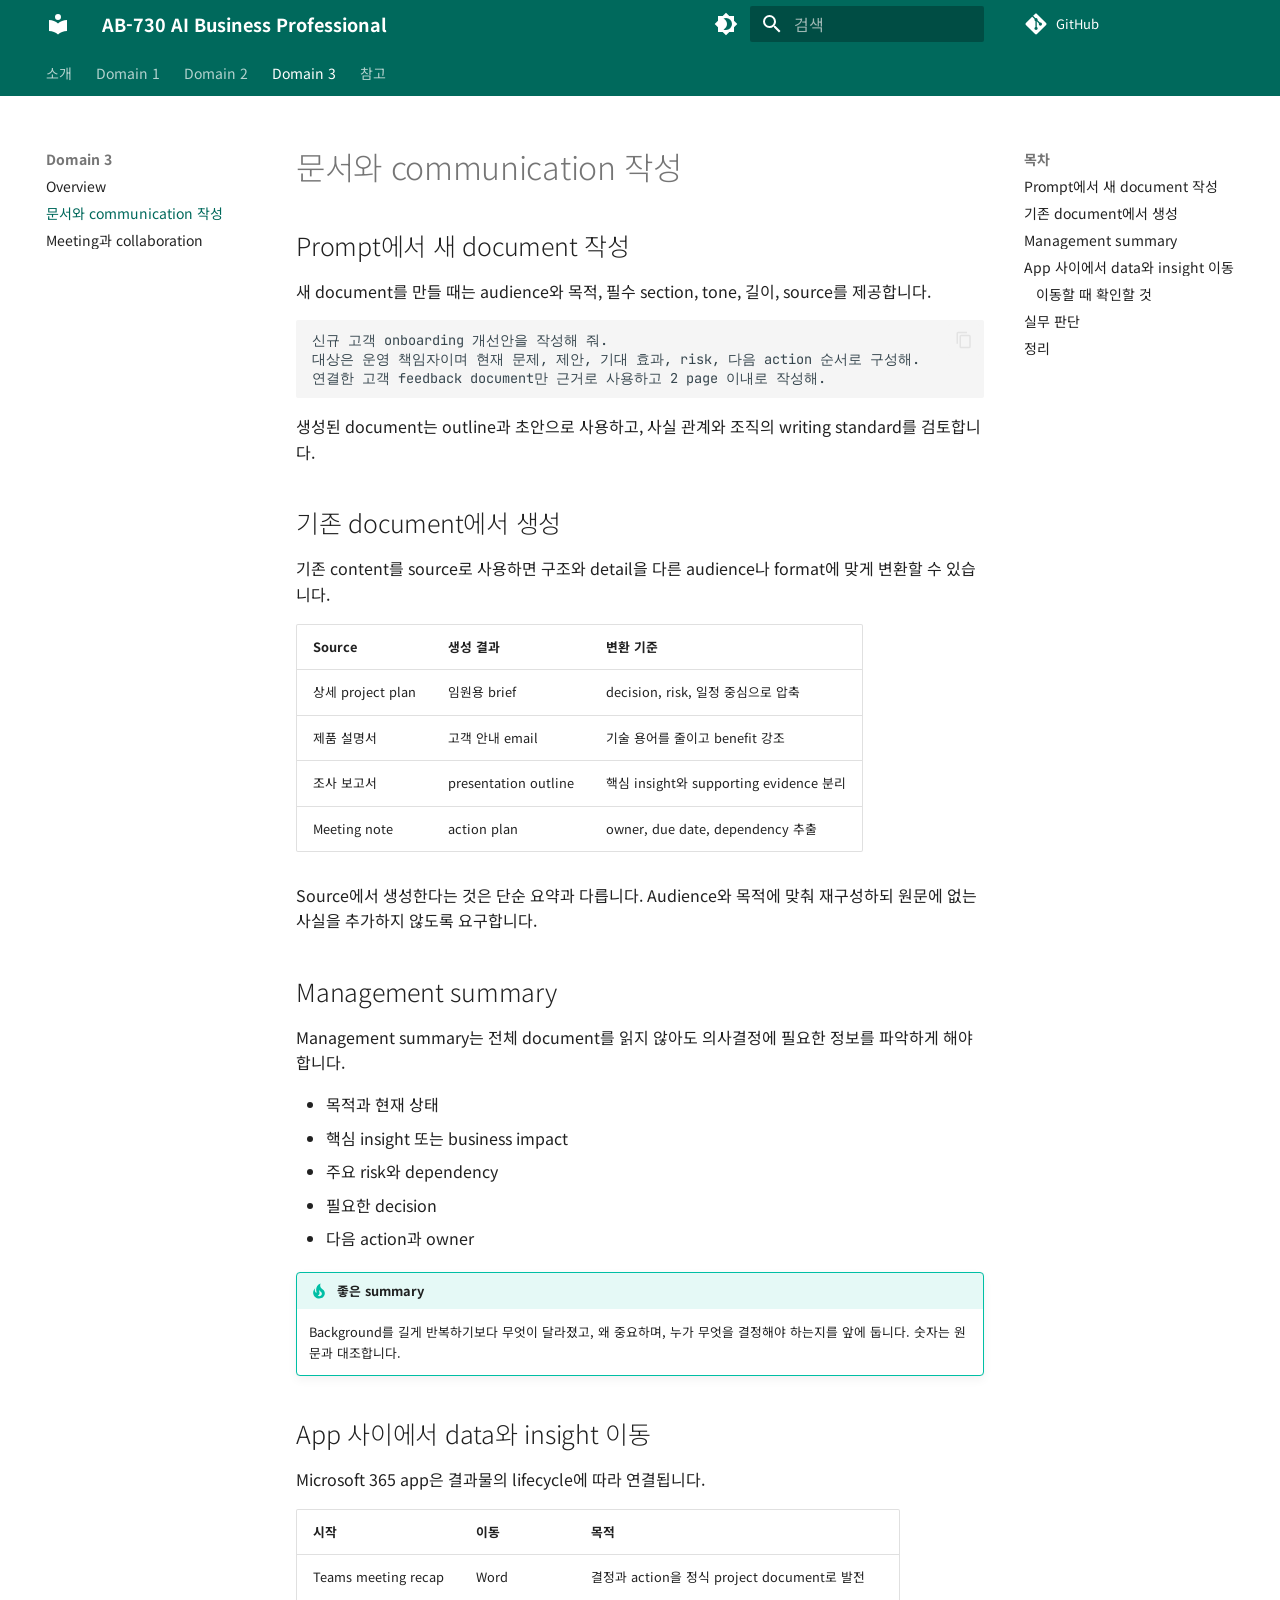
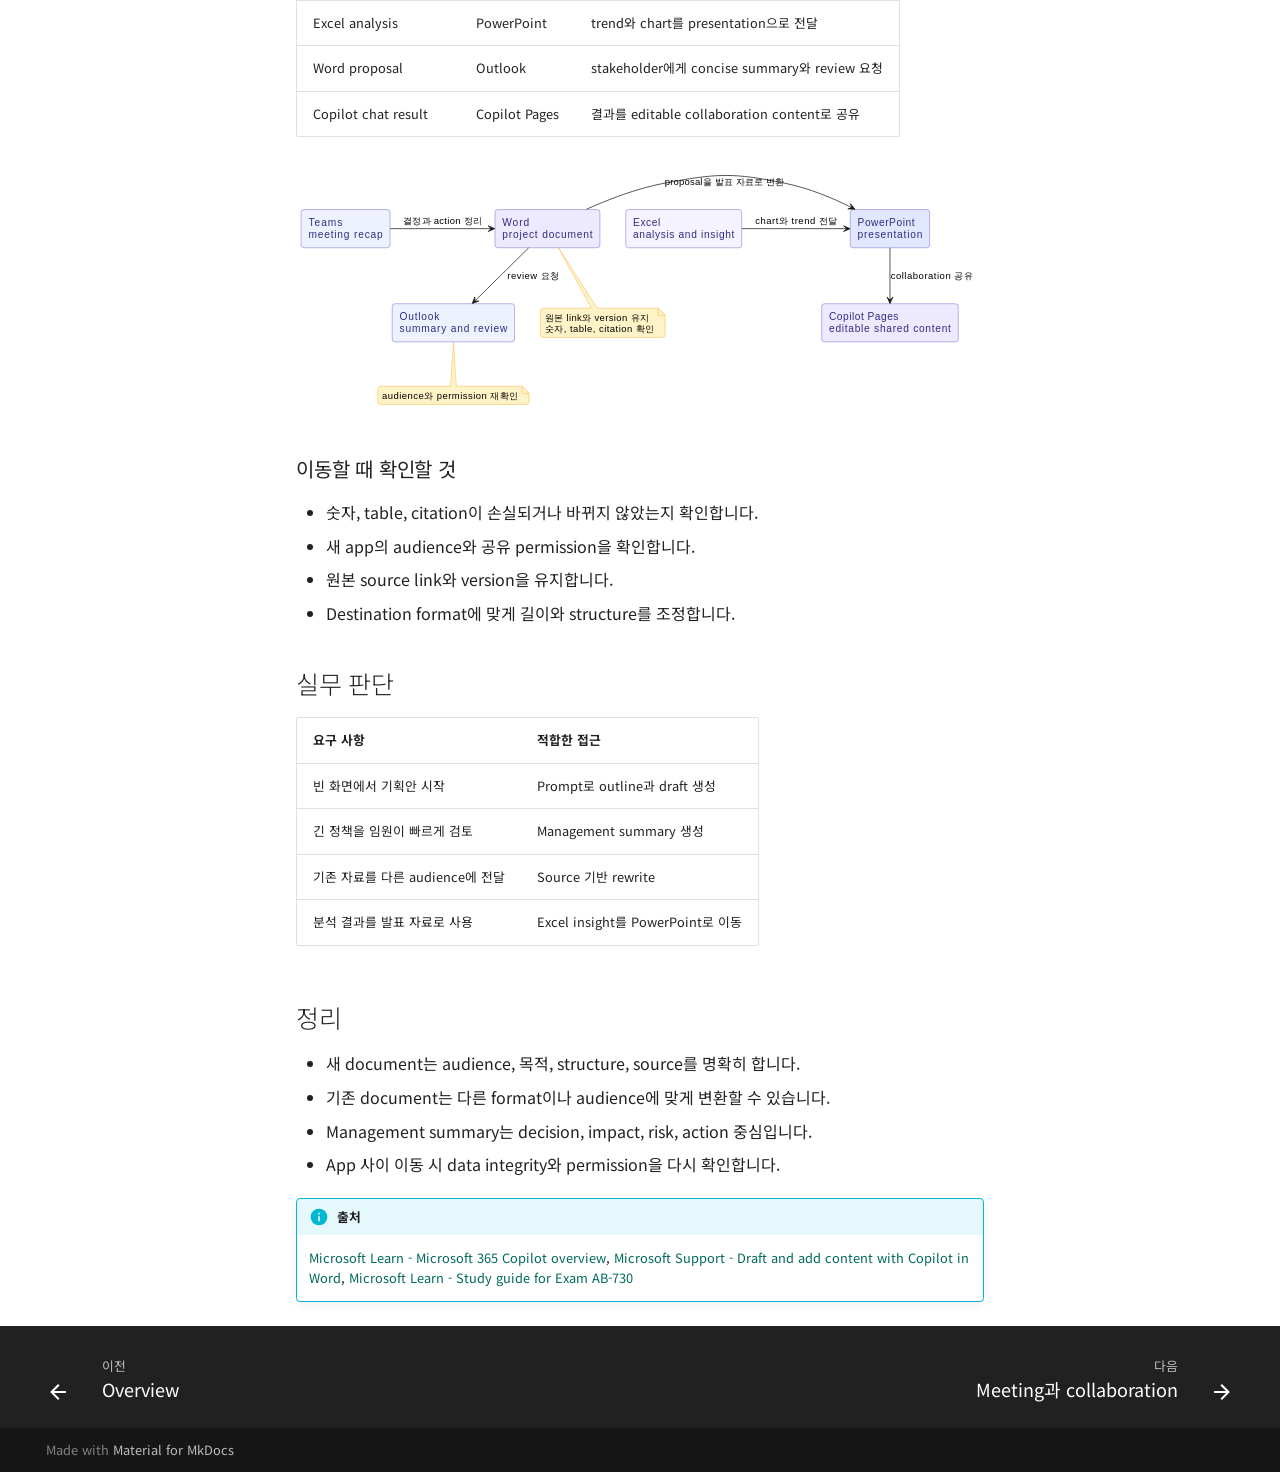
<file: domain3-business-content/01-documents-communications/index.html>
<!doctype html>
<html lang="ko" class="no-js">
  <head>
    
      <meta charset="utf-8">
      <meta name="viewport" content="width=device-width,initial-scale=1">
      
        <meta name="description" content="AB-730 AI Business Professional 시험 대비 강의 자료">
      
      
      
        <link rel="canonical" href="https://noisonnoiton.github.io/ab-730/domain3-business-content/01-documents-communications/">
      
      
        <link rel="prev" href="../">
      
      
        <link rel="next" href="../02-meetings-collaboration/">
      
      
        
      
      
      <link rel="icon" href="../../assets/images/favicon.png">
      <meta name="generator" content="mkdocs-1.6.1, mkdocs-material-9.7.7">
    
    
      
        <title>문서와 communication 작성 - AB-730 AI Business Professional</title>
      
    
    
      <link rel="stylesheet" href="../../assets/stylesheets/main.ec1eaa64.min.css">
      
        
        <link rel="stylesheet" href="../../assets/stylesheets/palette.ab4e12ef.min.css">
      
      


    
    
      
    
    
      
        
        
        <link rel="preconnect" href="https://fonts.gstatic.com" crossorigin>
        <link rel="stylesheet" href="https://fonts.googleapis.com/css?family=Noto+Sans+KR:300,300i,400,400i,700,700i%7CJetBrains+Mono:400,400i,700,700i&amp;display=fallback">
        <style>:root{--md-text-font:"Noto Sans KR";--md-code-font:"JetBrains Mono"}</style>
      
    
    
      <link rel="stylesheet" href="../../stylesheets/custom-colors.css">
    
    <script>__md_scope=new URL("../..",location),__md_hash=e=>[...e].reduce(((e,_)=>(e<<5)-e+_.charCodeAt(0)),0),__md_get=(e,_=localStorage,t=__md_scope)=>JSON.parse(_.getItem(t.pathname+"."+e)),__md_set=(e,_,t=localStorage,a=__md_scope)=>{try{t.setItem(a.pathname+"."+e,JSON.stringify(_))}catch(e){}}</script>
    
      

    
    
  </head>
  
  
    
    
      
    
    
    
    
    <body dir="ltr" data-md-color-scheme="default" data-md-color-primary="custom" data-md-color-accent="custom">
  
    
    <input class="md-toggle" data-md-toggle="drawer" type="checkbox" id="__drawer" autocomplete="off">
    <input class="md-toggle" data-md-toggle="search" type="checkbox" id="__search" autocomplete="off">
    <label class="md-overlay" for="__drawer"></label>
    <div data-md-component="skip">
      
        
        <a href="#communication" class="md-skip">
          콘텐츠로 이동
        </a>
      
    </div>
    <div data-md-component="announce">
      
    </div>
    
    
      

<header class="md-header" data-md-component="header">
  <nav class="md-header__inner md-grid" aria-label="상단/헤더">
    <a href="../.." title="AB-730 AI Business Professional" class="md-header__button md-logo" aria-label="AB-730 AI Business Professional" data-md-component="logo">
      
  
  <svg xmlns="http://www.w3.org/2000/svg" viewBox="0 0 24 24"><path d="M12 8a3 3 0 0 0 3-3 3 3 0 0 0-3-3 3 3 0 0 0-3 3 3 3 0 0 0 3 3m0 3.54C9.64 9.35 6.5 8 3 8v11c3.5 0 6.64 1.35 9 3.54 2.36-2.19 5.5-3.54 9-3.54V8c-3.5 0-6.64 1.35-9 3.54"/></svg>

    </a>
    <label class="md-header__button md-icon" for="__drawer">
      
      <svg xmlns="http://www.w3.org/2000/svg" viewBox="0 0 24 24"><path d="M3 6h18v2H3zm0 5h18v2H3zm0 5h18v2H3z"/></svg>
    </label>
    <div class="md-header__title" data-md-component="header-title">
      <div class="md-header__ellipsis">
        <div class="md-header__topic">
          <span class="md-ellipsis">
            AB-730 AI Business Professional
          </span>
        </div>
        <div class="md-header__topic" data-md-component="header-topic">
          <span class="md-ellipsis">
            
              문서와 communication 작성
            
          </span>
        </div>
      </div>
    </div>
    
      
        <form class="md-header__option" data-md-component="palette">
  
    
    
    
    <input class="md-option" data-md-color-media="" data-md-color-scheme="default" data-md-color-primary="custom" data-md-color-accent="custom"  aria-label="다크 모드로 전환"  type="radio" name="__palette" id="__palette_0">
    
      <label class="md-header__button md-icon" title="다크 모드로 전환" for="__palette_1" hidden>
        <svg xmlns="http://www.w3.org/2000/svg" viewBox="0 0 24 24"><path d="M12 18c-.89 0-1.74-.2-2.5-.55C11.56 16.5 13 14.42 13 12s-1.44-4.5-3.5-5.45C10.26 6.2 11.11 6 12 6a6 6 0 0 1 6 6 6 6 0 0 1-6 6m8-9.31V4h-4.69L12 .69 8.69 4H4v4.69L.69 12 4 15.31V20h4.69L12 23.31 15.31 20H20v-4.69L23.31 12z"/></svg>
      </label>
    
  
    
    
    
    <input class="md-option" data-md-color-media="" data-md-color-scheme="slate" data-md-color-primary="custom" data-md-color-accent="custom"  aria-label="라이트 모드로 전환"  type="radio" name="__palette" id="__palette_1">
    
      <label class="md-header__button md-icon" title="라이트 모드로 전환" for="__palette_0" hidden>
        <svg xmlns="http://www.w3.org/2000/svg" viewBox="0 0 24 24"><path d="M12 8a4 4 0 0 0-4 4 4 4 0 0 0 4 4 4 4 0 0 0 4-4 4 4 0 0 0-4-4m0 10a6 6 0 0 1-6-6 6 6 0 0 1 6-6 6 6 0 0 1 6 6 6 6 0 0 1-6 6m8-9.31V4h-4.69L12 .69 8.69 4H4v4.69L.69 12 4 15.31V20h4.69L12 23.31 15.31 20H20v-4.69L23.31 12z"/></svg>
      </label>
    
  
</form>
      
    
    
      <script>var palette=__md_get("__palette");if(palette&&palette.color){if("(prefers-color-scheme)"===palette.color.media){var media=matchMedia("(prefers-color-scheme: light)"),input=document.querySelector(media.matches?"[data-md-color-media='(prefers-color-scheme: light)']":"[data-md-color-media='(prefers-color-scheme: dark)']");palette.color.media=input.getAttribute("data-md-color-media"),palette.color.scheme=input.getAttribute("data-md-color-scheme"),palette.color.primary=input.getAttribute("data-md-color-primary"),palette.color.accent=input.getAttribute("data-md-color-accent")}for(var[key,value]of Object.entries(palette.color))document.body.setAttribute("data-md-color-"+key,value)}</script>
    
    
    
      
      
        <label class="md-header__button md-icon" for="__search">
          
          <svg xmlns="http://www.w3.org/2000/svg" viewBox="0 0 24 24"><path d="M9.5 3A6.5 6.5 0 0 1 16 9.5c0 1.61-.59 3.09-1.56 4.23l.27.27h.79l5 5-1.5 1.5-5-5v-.79l-.27-.27A6.52 6.52 0 0 1 9.5 16 6.5 6.5 0 0 1 3 9.5 6.5 6.5 0 0 1 9.5 3m0 2C7 5 5 7 5 9.5S7 14 9.5 14 14 12 14 9.5 12 5 9.5 5"/></svg>
        </label>
        <div class="md-search" data-md-component="search" role="dialog">
  <label class="md-search__overlay" for="__search"></label>
  <div class="md-search__inner" role="search">
    <form class="md-search__form" name="search">
      <input type="text" class="md-search__input" name="query" aria-label="검색" placeholder="검색" autocapitalize="off" autocorrect="off" autocomplete="off" spellcheck="false" data-md-component="search-query" required>
      <label class="md-search__icon md-icon" for="__search">
        
        <svg xmlns="http://www.w3.org/2000/svg" viewBox="0 0 24 24"><path d="M9.5 3A6.5 6.5 0 0 1 16 9.5c0 1.61-.59 3.09-1.56 4.23l.27.27h.79l5 5-1.5 1.5-5-5v-.79l-.27-.27A6.52 6.52 0 0 1 9.5 16 6.5 6.5 0 0 1 3 9.5 6.5 6.5 0 0 1 9.5 3m0 2C7 5 5 7 5 9.5S7 14 9.5 14 14 12 14 9.5 12 5 9.5 5"/></svg>
        
        <svg xmlns="http://www.w3.org/2000/svg" viewBox="0 0 24 24"><path d="M20 11v2H8l5.5 5.5-1.42 1.42L4.16 12l7.92-7.92L13.5 5.5 8 11z"/></svg>
      </label>
      <nav class="md-search__options" aria-label="검색">
        
        <button type="reset" class="md-search__icon md-icon" title="지우기" aria-label="지우기" tabindex="-1">
          
          <svg xmlns="http://www.w3.org/2000/svg" viewBox="0 0 24 24"><path d="M19 6.41 17.59 5 12 10.59 6.41 5 5 6.41 10.59 12 5 17.59 6.41 19 12 13.41 17.59 19 19 17.59 13.41 12z"/></svg>
        </button>
      </nav>
      
        <div class="md-search__suggest" data-md-component="search-suggest"></div>
      
    </form>
    <div class="md-search__output">
      <div class="md-search__scrollwrap" tabindex="0" data-md-scrollfix>
        <div class="md-search-result" data-md-component="search-result">
          <div class="md-search-result__meta">
            검색 초기화
          </div>
          <ol class="md-search-result__list" role="presentation"></ol>
        </div>
      </div>
    </div>
  </div>
</div>
      
    
    
      <div class="md-header__source">
        <a href="https://github.com/noisonnoiton/ab-730" title="저장소로 이동" class="md-source" data-md-component="source" target="_blank" rel="noopener">
  <div class="md-source__icon md-icon">
    
    <svg xmlns="http://www.w3.org/2000/svg" viewBox="0 0 448 512"><!--! Font Awesome Free 7.1.0 by @fontawesome - https://fontawesome.com License - https://fontawesome.com/license/free (Icons: CC BY 4.0, Fonts: SIL OFL 1.1, Code: MIT License) Copyright 2025 Fonticons, Inc.--><path d="M439.6 236.1 244 40.5c-5.4-5.5-12.8-8.5-20.4-8.5s-15 3-20.4 8.4L162.5 81l51.5 51.5c27.1-9.1 52.7 16.8 43.4 43.7l49.7 49.7c34.2-11.8 61.2 31 35.5 56.7-26.5 26.5-70.2-2.9-56-37.3L240.3 199v121.9c25.3 12.5 22.3 41.8 9.1 55-6.4 6.4-15.2 10.1-24.3 10.1s-17.8-3.6-24.3-10.1c-17.6-17.6-11.1-46.9 11.2-56v-123c-20.8-8.5-24.6-30.7-18.6-45L142.6 101 8.5 235.1C3 240.6 0 247.9 0 255.5s3 15 8.5 20.4l195.6 195.7c5.4 5.4 12.7 8.4 20.4 8.4s15-3 20.4-8.4l194.7-194.7c5.4-5.4 8.4-12.8 8.4-20.4s-3-15-8.4-20.4"/></svg>
  </div>
  <div class="md-source__repository">
    GitHub
  </div>
</a>
      </div>
    
  </nav>
  
</header>
    
    <div class="md-container" data-md-component="container">
      
      
        
          
            
<nav class="md-tabs" aria-label="탭" data-md-component="tabs">
  <div class="md-grid">
    <ul class="md-tabs__list">
      
        
  
  
  
  
    
    
      <li class="md-tabs__item">
        <a href="../.." class="md-tabs__link">
          
  
  
  소개

        </a>
      </li>
    
  

      
        
  
  
  
  
    
    
      <li class="md-tabs__item">
        <a href="../../domain1-generative-ai-fundamentals/" class="md-tabs__link">
          
  
  
  Domain 1

        </a>
      </li>
    
  

      
        
  
  
  
  
    
    
      <li class="md-tabs__item">
        <a href="../../domain2-prompts-conversations/" class="md-tabs__link">
          
  
  
  Domain 2

        </a>
      </li>
    
  

      
        
  
  
  
    
  
  
    
    
      <li class="md-tabs__item md-tabs__item--active">
        <a href="../" class="md-tabs__link">
          
  
  
  Domain 3

        </a>
      </li>
    
  

      
        
  
  
  
  
    
    
      <li class="md-tabs__item">
        <a href="../../glossary/" class="md-tabs__link">
          
  
  
  참고

        </a>
      </li>
    
  

      
    </ul>
  </div>
</nav>
          
        
      
      <main class="md-main" data-md-component="main">
        <div class="md-main__inner md-grid">
          
  
    
    <div class="md-sidebar md-sidebar--primary" data-md-component="sidebar" data-md-type="navigation" >
      <div class="md-sidebar__scrollwrap">
        <div class="md-sidebar__inner">
          


  


<nav class="md-nav md-nav--primary md-nav--lifted" aria-label="네비게이션" data-md-level="0">
  <label class="md-nav__title" for="__drawer">
    <a href="../.." title="AB-730 AI Business Professional" class="md-nav__button md-logo" aria-label="AB-730 AI Business Professional" data-md-component="logo">
      
  
  <svg xmlns="http://www.w3.org/2000/svg" viewBox="0 0 24 24"><path d="M12 8a3 3 0 0 0 3-3 3 3 0 0 0-3-3 3 3 0 0 0-3 3 3 3 0 0 0 3 3m0 3.54C9.64 9.35 6.5 8 3 8v11c3.5 0 6.64 1.35 9 3.54 2.36-2.19 5.5-3.54 9-3.54V8c-3.5 0-6.64 1.35-9 3.54"/></svg>

    </a>
    AB-730 AI Business Professional
  </label>
  
    <div class="md-nav__source">
      <a href="https://github.com/noisonnoiton/ab-730" title="저장소로 이동" class="md-source" data-md-component="source" target="_blank" rel="noopener">
  <div class="md-source__icon md-icon">
    
    <svg xmlns="http://www.w3.org/2000/svg" viewBox="0 0 448 512"><!--! Font Awesome Free 7.1.0 by @fontawesome - https://fontawesome.com License - https://fontawesome.com/license/free (Icons: CC BY 4.0, Fonts: SIL OFL 1.1, Code: MIT License) Copyright 2025 Fonticons, Inc.--><path d="M439.6 236.1 244 40.5c-5.4-5.5-12.8-8.5-20.4-8.5s-15 3-20.4 8.4L162.5 81l51.5 51.5c27.1-9.1 52.7 16.8 43.4 43.7l49.7 49.7c34.2-11.8 61.2 31 35.5 56.7-26.5 26.5-70.2-2.9-56-37.3L240.3 199v121.9c25.3 12.5 22.3 41.8 9.1 55-6.4 6.4-15.2 10.1-24.3 10.1s-17.8-3.6-24.3-10.1c-17.6-17.6-11.1-46.9 11.2-56v-123c-20.8-8.5-24.6-30.7-18.6-45L142.6 101 8.5 235.1C3 240.6 0 247.9 0 255.5s3 15 8.5 20.4l195.6 195.7c5.4 5.4 12.7 8.4 20.4 8.4s15-3 20.4-8.4l194.7-194.7c5.4-5.4 8.4-12.8 8.4-20.4s-3-15-8.4-20.4"/></svg>
  </div>
  <div class="md-source__repository">
    GitHub
  </div>
</a>
    </div>
  
  <ul class="md-nav__list" data-md-scrollfix>
    
      
      
  
  
  
  
    
    
    
    
      
      
        
      
    
    
    <li class="md-nav__item md-nav__item--nested">
      
        
        
          
        
        <input class="md-nav__toggle md-toggle md-toggle--indeterminate" type="checkbox" id="__nav_1" >
        
          
          <label class="md-nav__link" for="__nav_1" id="__nav_1_label" tabindex="0">
            
  
  
  <span class="md-ellipsis">
    
  
    소개
  

    
  </span>
  
  

            <span class="md-nav__icon md-icon"></span>
          </label>
        
        <nav class="md-nav" data-md-level="1" aria-labelledby="__nav_1_label" aria-expanded="false">
          <label class="md-nav__title" for="__nav_1">
            <span class="md-nav__icon md-icon"></span>
            
  
    소개
  

          </label>
          <ul class="md-nav__list" data-md-scrollfix>
            
              
                
  
  
  
  
    <li class="md-nav__item">
      <a href="../.." class="md-nav__link">
        
  
  
  <span class="md-ellipsis">
    
  
    Overview
  

    
  </span>
  
  

      </a>
    </li>
  

              
            
              
                
  
  
  
  
    <li class="md-nav__item">
      <a href="../../exam/overview/" class="md-nav__link">
        
  
  
  <span class="md-ellipsis">
    
  
    시험 정보
  

    
  </span>
  
  

      </a>
    </li>
  

              
            
          </ul>
        </nav>
      
    </li>
  

    
      
      
  
  
  
  
    
    
    
    
      
      
        
      
    
    
    <li class="md-nav__item md-nav__item--nested">
      
        
        
          
        
        <input class="md-nav__toggle md-toggle md-toggle--indeterminate" type="checkbox" id="__nav_2" >
        
          
          <label class="md-nav__link" for="__nav_2" id="__nav_2_label" tabindex="0">
            
  
  
  <span class="md-ellipsis">
    
  
    Domain 1
  

    
  </span>
  
  

            <span class="md-nav__icon md-icon"></span>
          </label>
        
        <nav class="md-nav" data-md-level="1" aria-labelledby="__nav_2_label" aria-expanded="false">
          <label class="md-nav__title" for="__nav_2">
            <span class="md-nav__icon md-icon"></span>
            
  
    Domain 1
  

          </label>
          <ul class="md-nav__list" data-md-scrollfix>
            
              
                
  
  
  
  
    <li class="md-nav__item">
      <a href="../../domain1-generative-ai-fundamentals/" class="md-nav__link">
        
  
  
  <span class="md-ellipsis">
    
  
    Overview
  

    
  </span>
  
  

      </a>
    </li>
  

              
            
              
                
  
  
  
  
    <li class="md-nav__item">
      <a href="../../domain1-generative-ai-fundamentals/01-m365-experiences/" class="md-nav__link">
        
  
  
  <span class="md-ellipsis">
    
  
    Microsoft 365의 생성형 AI
  

    
  </span>
  
  

      </a>
    </li>
  

              
            
              
                
  
  
  
  
    <li class="md-nav__item">
      <a href="../../domain1-generative-ai-fundamentals/02-responsible-ai/" class="md-nav__link">
        
  
  
  <span class="md-ellipsis">
    
  
    Responsible AI와 data protection
  

    
  </span>
  
  

      </a>
    </li>
  

              
            
          </ul>
        </nav>
      
    </li>
  

    
      
      
  
  
  
  
    
    
    
    
      
      
        
      
    
    
    <li class="md-nav__item md-nav__item--nested">
      
        
        
          
        
        <input class="md-nav__toggle md-toggle md-toggle--indeterminate" type="checkbox" id="__nav_3" >
        
          
          <label class="md-nav__link" for="__nav_3" id="__nav_3_label" tabindex="0">
            
  
  
  <span class="md-ellipsis">
    
  
    Domain 2
  

    
  </span>
  
  

            <span class="md-nav__icon md-icon"></span>
          </label>
        
        <nav class="md-nav" data-md-level="1" aria-labelledby="__nav_3_label" aria-expanded="false">
          <label class="md-nav__title" for="__nav_3">
            <span class="md-nav__icon md-icon"></span>
            
  
    Domain 2
  

          </label>
          <ul class="md-nav__list" data-md-scrollfix>
            
              
                
  
  
  
  
    <li class="md-nav__item">
      <a href="../../domain2-prompts-conversations/" class="md-nav__link">
        
  
  
  <span class="md-ellipsis">
    
  
    Overview
  

    
  </span>
  
  

      </a>
    </li>
  

              
            
              
                
  
  
  
  
    <li class="md-nav__item">
      <a href="../../domain2-prompts-conversations/01-prompts/" class="md-nav__link">
        
  
  
  <span class="md-ellipsis">
    
  
    Prompt 작성과 관리
  

    
  </span>
  
  

      </a>
    </li>
  

              
            
              
                
  
  
  
  
    <li class="md-nav__item">
      <a href="../../domain2-prompts-conversations/02-conversations/" class="md-nav__link">
        
  
  
  <span class="md-ellipsis">
    
  
    Conversation 관리
  

    
  </span>
  
  

      </a>
    </li>
  

              
            
              
                
  
  
  
  
    <li class="md-nav__item">
      <a href="../../domain2-prompts-conversations/03-agents/" class="md-nav__link">
        
  
  
  <span class="md-ellipsis">
    
  
    Copilot agent 관리
  

    
  </span>
  
  

      </a>
    </li>
  

              
            
          </ul>
        </nav>
      
    </li>
  

    
      
      
  
  
    
  
  
  
    
    
    
    
      
        
        
      
      
        
      
    
    
    <li class="md-nav__item md-nav__item--active md-nav__item--section md-nav__item--nested">
      
        
        
        <input class="md-nav__toggle md-toggle " type="checkbox" id="__nav_4" checked>
        
          
          <label class="md-nav__link" for="__nav_4" id="__nav_4_label" tabindex="">
            
  
  
  <span class="md-ellipsis">
    
  
    Domain 3
  

    
  </span>
  
  

            <span class="md-nav__icon md-icon"></span>
          </label>
        
        <nav class="md-nav" data-md-level="1" aria-labelledby="__nav_4_label" aria-expanded="true">
          <label class="md-nav__title" for="__nav_4">
            <span class="md-nav__icon md-icon"></span>
            
  
    Domain 3
  

          </label>
          <ul class="md-nav__list" data-md-scrollfix>
            
              
                
  
  
  
  
    <li class="md-nav__item">
      <a href="../" class="md-nav__link">
        
  
  
  <span class="md-ellipsis">
    
  
    Overview
  

    
  </span>
  
  

      </a>
    </li>
  

              
            
              
                
  
  
    
  
  
  
    <li class="md-nav__item md-nav__item--active">
      
      <input class="md-nav__toggle md-toggle" type="checkbox" id="__toc">
      
      
        
      
      
        <label class="md-nav__link md-nav__link--active" for="__toc">
          
  
  
  <span class="md-ellipsis">
    
  
    문서와 communication 작성
  

    
  </span>
  
  

          <span class="md-nav__icon md-icon"></span>
        </label>
      
      <a href="./" class="md-nav__link md-nav__link--active">
        
  
  
  <span class="md-ellipsis">
    
  
    문서와 communication 작성
  

    
  </span>
  
  

      </a>
      
        

<nav class="md-nav md-nav--secondary" aria-label="목차">
  
  
  
    
  
  
    <label class="md-nav__title" for="__toc">
      <span class="md-nav__icon md-icon"></span>
      목차
    </label>
    <ul class="md-nav__list" data-md-component="toc" data-md-scrollfix>
      
        <li class="md-nav__item">
  <a href="#prompt-document" class="md-nav__link">
    <span class="md-ellipsis">
      
        Prompt에서 새 document 작성
      
    </span>
  </a>
  
</li>
      
        <li class="md-nav__item">
  <a href="#document" class="md-nav__link">
    <span class="md-ellipsis">
      
        기존 document에서 생성
      
    </span>
  </a>
  
</li>
      
        <li class="md-nav__item">
  <a href="#management-summary" class="md-nav__link">
    <span class="md-ellipsis">
      
        Management summary
      
    </span>
  </a>
  
</li>
      
        <li class="md-nav__item">
  <a href="#app-data-insight" class="md-nav__link">
    <span class="md-ellipsis">
      
        App 사이에서 data와 insight 이동
      
    </span>
  </a>
  
    <nav class="md-nav" aria-label="App 사이에서 data와 insight 이동">
      <ul class="md-nav__list">
        
          <li class="md-nav__item">
  <a href="#_1" class="md-nav__link">
    <span class="md-ellipsis">
      
        이동할 때 확인할 것
      
    </span>
  </a>
  
</li>
        
      </ul>
    </nav>
  
</li>
      
        <li class="md-nav__item">
  <a href="#_2" class="md-nav__link">
    <span class="md-ellipsis">
      
        실무 판단
      
    </span>
  </a>
  
</li>
      
        <li class="md-nav__item">
  <a href="#_3" class="md-nav__link">
    <span class="md-ellipsis">
      
        정리
      
    </span>
  </a>
  
</li>
      
    </ul>
  
</nav>
      
    </li>
  

              
            
              
                
  
  
  
  
    <li class="md-nav__item">
      <a href="../02-meetings-collaboration/" class="md-nav__link">
        
  
  
  <span class="md-ellipsis">
    
  
    Meeting과 collaboration
  

    
  </span>
  
  

      </a>
    </li>
  

              
            
          </ul>
        </nav>
      
    </li>
  

    
      
      
  
  
  
  
    
    
    
    
      
      
        
      
    
    
    <li class="md-nav__item md-nav__item--nested">
      
        
        
          
        
        <input class="md-nav__toggle md-toggle md-toggle--indeterminate" type="checkbox" id="__nav_5" >
        
          
          <label class="md-nav__link" for="__nav_5" id="__nav_5_label" tabindex="0">
            
  
  
  <span class="md-ellipsis">
    
  
    참고
  

    
  </span>
  
  

            <span class="md-nav__icon md-icon"></span>
          </label>
        
        <nav class="md-nav" data-md-level="1" aria-labelledby="__nav_5_label" aria-expanded="false">
          <label class="md-nav__title" for="__nav_5">
            <span class="md-nav__icon md-icon"></span>
            
  
    참고
  

          </label>
          <ul class="md-nav__list" data-md-scrollfix>
            
              
                
  
  
  
  
    <li class="md-nav__item">
      <a href="../../glossary/" class="md-nav__link">
        
  
  
  <span class="md-ellipsis">
    
  
    용어집
  

    
  </span>
  
  

      </a>
    </li>
  

              
            
          </ul>
        </nav>
      
    </li>
  

    
  </ul>
</nav>
        </div>
      </div>
    </div>
  

  
    
    <div class="md-sidebar md-sidebar--secondary" data-md-component="sidebar" data-md-type="toc" >
      <div class="md-sidebar__scrollwrap">
        <div class="md-sidebar__inner">
          

<nav class="md-nav md-nav--secondary" aria-label="목차">
  
  
  
    
  
  
    <label class="md-nav__title" for="__toc">
      <span class="md-nav__icon md-icon"></span>
      목차
    </label>
    <ul class="md-nav__list" data-md-component="toc" data-md-scrollfix>
      
        <li class="md-nav__item">
  <a href="#prompt-document" class="md-nav__link">
    <span class="md-ellipsis">
      
        Prompt에서 새 document 작성
      
    </span>
  </a>
  
</li>
      
        <li class="md-nav__item">
  <a href="#document" class="md-nav__link">
    <span class="md-ellipsis">
      
        기존 document에서 생성
      
    </span>
  </a>
  
</li>
      
        <li class="md-nav__item">
  <a href="#management-summary" class="md-nav__link">
    <span class="md-ellipsis">
      
        Management summary
      
    </span>
  </a>
  
</li>
      
        <li class="md-nav__item">
  <a href="#app-data-insight" class="md-nav__link">
    <span class="md-ellipsis">
      
        App 사이에서 data와 insight 이동
      
    </span>
  </a>
  
    <nav class="md-nav" aria-label="App 사이에서 data와 insight 이동">
      <ul class="md-nav__list">
        
          <li class="md-nav__item">
  <a href="#_1" class="md-nav__link">
    <span class="md-ellipsis">
      
        이동할 때 확인할 것
      
    </span>
  </a>
  
</li>
        
      </ul>
    </nav>
  
</li>
      
        <li class="md-nav__item">
  <a href="#_2" class="md-nav__link">
    <span class="md-ellipsis">
      
        실무 판단
      
    </span>
  </a>
  
</li>
      
        <li class="md-nav__item">
  <a href="#_3" class="md-nav__link">
    <span class="md-ellipsis">
      
        정리
      
    </span>
  </a>
  
</li>
      
    </ul>
  
</nav>
        </div>
      </div>
    </div>
  

  <aside class="kakao-adfit-rail" aria-label="광고">
    <ins class="kakao_ad_area" style="display:none;"
      data-ad-unit="DAN-oYnyqFed1jZhUtvA"
      data-ad-width="160"
      data-ad-height="600"></ins>
  </aside>

          
            <div class="md-content" data-md-component="content">
              
                




              
              <article class="md-content__inner md-typeset">
                
                  



<h1 id="communication">문서와 communication 작성<a class="headerlink" href="#communication" title="Permanent link">&para;</a></h1>
<h2 id="prompt-document">Prompt에서 새 document 작성<a class="headerlink" href="#prompt-document" title="Permanent link">&para;</a></h2>
<p>새 document를 만들 때는 audience와 목적, 필수 section, tone, 길이, source를 제공합니다.</p>
<div class="highlight"><pre><span></span><code>신규 고객 onboarding 개선안을 작성해 줘.
대상은 운영 책임자이며 현재 문제, 제안, 기대 효과, risk, 다음 action 순서로 구성해.
연결한 고객 feedback document만 근거로 사용하고 2 page 이내로 작성해.
</code></pre></div>
<p>생성된 document는 outline과 초안으로 사용하고, 사실 관계와 조직의 writing standard를 검토합니다.</p>
<h2 id="document">기존 document에서 생성<a class="headerlink" href="#document" title="Permanent link">&para;</a></h2>
<p>기존 content를 source로 사용하면 구조와 detail을 다른 audience나 format에 맞게 변환할 수 있습니다.</p>
<table>
<thead>
<tr>
<th>Source</th>
<th>생성 결과</th>
<th>변환 기준</th>
</tr>
</thead>
<tbody>
<tr>
<td>상세 project plan</td>
<td>임원용 brief</td>
<td>decision, risk, 일정 중심으로 압축</td>
</tr>
<tr>
<td>제품 설명서</td>
<td>고객 안내 email</td>
<td>기술 용어를 줄이고 benefit 강조</td>
</tr>
<tr>
<td>조사 보고서</td>
<td>presentation outline</td>
<td>핵심 insight와 supporting evidence 분리</td>
</tr>
<tr>
<td>Meeting note</td>
<td>action plan</td>
<td>owner, due date, dependency 추출</td>
</tr>
</tbody>
</table>
<p>Source에서 생성한다는 것은 단순 요약과 다릅니다. Audience와 목적에 맞춰 재구성하되 원문에 없는 사실을 추가하지 않도록 요구합니다.</p>
<h2 id="management-summary">Management summary<a class="headerlink" href="#management-summary" title="Permanent link">&para;</a></h2>
<p>Management summary는 전체 document를 읽지 않아도 의사결정에 필요한 정보를 파악하게 해야 합니다.</p>
<ul>
<li>목적과 현재 상태</li>
<li>핵심 insight 또는 business impact</li>
<li>주요 risk와 dependency</li>
<li>필요한 decision</li>
<li>다음 action과 owner</li>
</ul>
<div class="admonition tip">
<p class="admonition-title">좋은 summary</p>
<p>Background를 길게 반복하기보다 무엇이 달라졌고, 왜 중요하며, 누가 무엇을 결정해야 하는지를 앞에 둡니다. 숫자는 원문과 대조합니다.</p>
</div>
<h2 id="app-data-insight">App 사이에서 data와 insight 이동<a class="headerlink" href="#app-data-insight" title="Permanent link">&para;</a></h2>
<p>Microsoft 365 app은 결과물의 lifecycle에 따라 연결됩니다.</p>
<table>
<thead>
<tr>
<th>시작</th>
<th>이동</th>
<th>목적</th>
</tr>
</thead>
<tbody>
<tr>
<td>Teams meeting recap</td>
<td>Word</td>
<td>결정과 action을 정식 project document로 발전</td>
</tr>
<tr>
<td>Excel analysis</td>
<td>PowerPoint</td>
<td>trend와 chart를 presentation으로 전달</td>
</tr>
<tr>
<td>Word proposal</td>
<td>Outlook</td>
<td>stakeholder에게 concise summary와 review 요청</td>
</tr>
<tr>
<td>Copilot chat result</td>
<td>Copilot Pages</td>
<td>결과를 editable collaboration content로 공유</td>
</tr>
</tbody>
</table>
<p><img src="[data-uri]" class="uml" alt="uml diagram" title="" /></p>
<h3 id="_1">이동할 때 확인할 것<a class="headerlink" href="#_1" title="Permanent link">&para;</a></h3>
<ul>
<li>숫자, table, citation이 손실되거나 바뀌지 않았는지 확인합니다.</li>
<li>새 app의 audience와 공유 permission을 확인합니다.</li>
<li>원본 source link와 version을 유지합니다.</li>
<li>Destination format에 맞게 길이와 structure를 조정합니다.</li>
</ul>
<h2 id="_2">실무 판단<a class="headerlink" href="#_2" title="Permanent link">&para;</a></h2>
<table>
<thead>
<tr>
<th>요구 사항</th>
<th>적합한 접근</th>
</tr>
</thead>
<tbody>
<tr>
<td>빈 화면에서 기획안 시작</td>
<td>Prompt로 outline과 draft 생성</td>
</tr>
<tr>
<td>긴 정책을 임원이 빠르게 검토</td>
<td>Management summary 생성</td>
</tr>
<tr>
<td>기존 자료를 다른 audience에 전달</td>
<td>Source 기반 rewrite</td>
</tr>
<tr>
<td>분석 결과를 발표 자료로 사용</td>
<td>Excel insight를 PowerPoint로 이동</td>
</tr>
</tbody>
</table>
<h2 id="_3">정리<a class="headerlink" href="#_3" title="Permanent link">&para;</a></h2>
<ul>
<li>새 document는 audience, 목적, structure, source를 명확히 합니다.</li>
<li>기존 document는 다른 format이나 audience에 맞게 변환할 수 있습니다.</li>
<li>Management summary는 decision, impact, risk, action 중심입니다.</li>
<li>App 사이 이동 시 data integrity와 permission을 다시 확인합니다.</li>
</ul>
<div class="admonition info">
<p class="admonition-title">출처</p>
<p><a href="https://learn.microsoft.com/en-us/microsoft-365/copilot/microsoft-365-copilot-overview#copilot-features-in-microsoft-365-apps" target="_blank" rel="noopener">Microsoft Learn - Microsoft 365 Copilot overview</a>, <a href="https://support.microsoft.com/en-us/office/draft-and-add-content-with-copilot-in-word-069c91f0-9e42-4c9a-bbce-fddf5d581541" target="_blank" rel="noopener">Microsoft Support - Draft and add content with Copilot in Word</a>, <a href="https://learn.microsoft.com/en-us/credentials/certifications/resources/study-guides/ab-730#draft-business-documents-and-communications" target="_blank" rel="noopener">Microsoft Learn - Study guide for Exam AB-730</a></p>
</div>












                
              </article>
            </div>
          
          
<script>var target=document.getElementById(location.hash.slice(1));target&&target.name&&(target.checked=target.name.startsWith("__tabbed_"))</script>
        </div>
        
          <button type="button" class="md-top md-icon" data-md-component="top" hidden>
  
  <svg xmlns="http://www.w3.org/2000/svg" viewBox="0 0 24 24"><path d="M13 20h-2V8l-5.5 5.5-1.42-1.42L12 4.16l7.92 7.92-1.42 1.42L13 8z"/></svg>
  맨위로
</button>
        
      </main>
      
  
        <footer class="md-footer">
  
    
      
      <nav class="md-footer__inner md-grid" aria-label="하단/푸터" >
        
          
          <a href="../" class="md-footer__link md-footer__link--prev" aria-label="이전: Overview">
            <div class="md-footer__button md-icon">
              
              <svg xmlns="http://www.w3.org/2000/svg" viewBox="0 0 24 24"><path d="M20 11v2H8l5.5 5.5-1.42 1.42L4.16 12l7.92-7.92L13.5 5.5 8 11z"/></svg>
            </div>
            <div class="md-footer__title">
              <span class="md-footer__direction">
                이전
              </span>
              <div class="md-ellipsis">
                Overview
              </div>
            </div>
          </a>
        
        
          
          <a href="../02-meetings-collaboration/" class="md-footer__link md-footer__link--next" aria-label="다음: Meeting과 collaboration">
            <div class="md-footer__title">
              <span class="md-footer__direction">
                다음
              </span>
              <div class="md-ellipsis">
                Meeting과 collaboration
              </div>
            </div>
            <div class="md-footer__button md-icon">
              
              <svg xmlns="http://www.w3.org/2000/svg" viewBox="0 0 24 24"><path d="M4 11v2h12l-5.5 5.5 1.42 1.42L19.84 12l-7.92-7.92L10.5 5.5 16 11z"/></svg>
            </div>
          </a>
        
      </nav>
    
  
  <div class="md-footer-meta md-typeset">
    <div class="md-footer-meta__inner md-grid">
      <div class="md-copyright">
  
  
    Made with
    <a href="https://squidfunk.github.io/mkdocs-material/" target="_blank" rel="noopener">
      Material for MkDocs
    </a>
  
</div>
      
    </div>
  </div>
</footer>
      
  <div class="kakao-adfit-mobile" aria-label="광고">
    <ins class="kakao_ad_area" style="display:none;"
      data-ad-unit="DAN-zHXbzhtivpd6MTA0"
      data-ad-width="250"
      data-ad-height="250"></ins>
  </div>

    </div>
    <div class="md-dialog" data-md-component="dialog">
      <div class="md-dialog__inner md-typeset"></div>
    </div>
    
    
    
      
      
      <script id="__config" type="application/json">{"annotate": null, "base": "../..", "features": ["navigation.tabs", "navigation.sections", "navigation.expand", "navigation.path", "navigation.top", "navigation.footer", "toc.follow", "header.autohide", "content.code.copy", "content.tooltips", "search.suggest", "search.highlight"], "search": "../../assets/javascripts/workers/search.2c215733.min.js", "tags": null, "translations": {"clipboard.copied": "\ud074\ub9bd\ubcf4\ub4dc\uc5d0 \ubcf5\uc0ac\ub428", "clipboard.copy": "\ud074\ub9bd\ubcf4\ub4dc\ub85c \ubcf5\uc0ac", "search.result.more.one": "\uc774 \ubb38\uc11c\uc5d0\uc11c 1\uac1c\uc758 \uac80\uc0c9 \uacb0\uacfc \ub354 \ubcf4\uae30", "search.result.more.other": "\uc774 \ubb38\uc11c\uc5d0\uc11c #\uac1c\uc758 \uac80\uc0c9 \uacb0\uacfc \ub354 \ubcf4\uae30", "search.result.none": "\uac80\uc0c9\uc5b4\uc640 \uc77c\uce58\ud558\ub294 \ubb38\uc11c\uac00 \uc5c6\uc2b5\ub2c8\ub2e4", "search.result.one": "1\uac1c\uc758 \uc77c\uce58\ud558\ub294 \ubb38\uc11c", "search.result.other": "#\uac1c\uc758 \uc77c\uce58\ud558\ub294 \ubb38\uc11c", "search.result.placeholder": "\uac80\uc0c9\uc5b4\ub97c \uc785\ub825\ud558\uc138\uc694", "search.result.term.missing": "\ud3ec\ud568\ub418\uc9c0 \uc54a\uc740 \uac80\uc0c9\uc5b4", "select.version": "\ubc84\uc804 \uc120\ud0dd"}, "version": null}</script>
    
    
  
      <script src="../../assets/javascripts/bundle.d7400e89.min.js"></script>
      
    
  <script src="//t1.kakaocdn.net/kas/static/ba.min.js" async></script>

  </body>
</html>
</file>
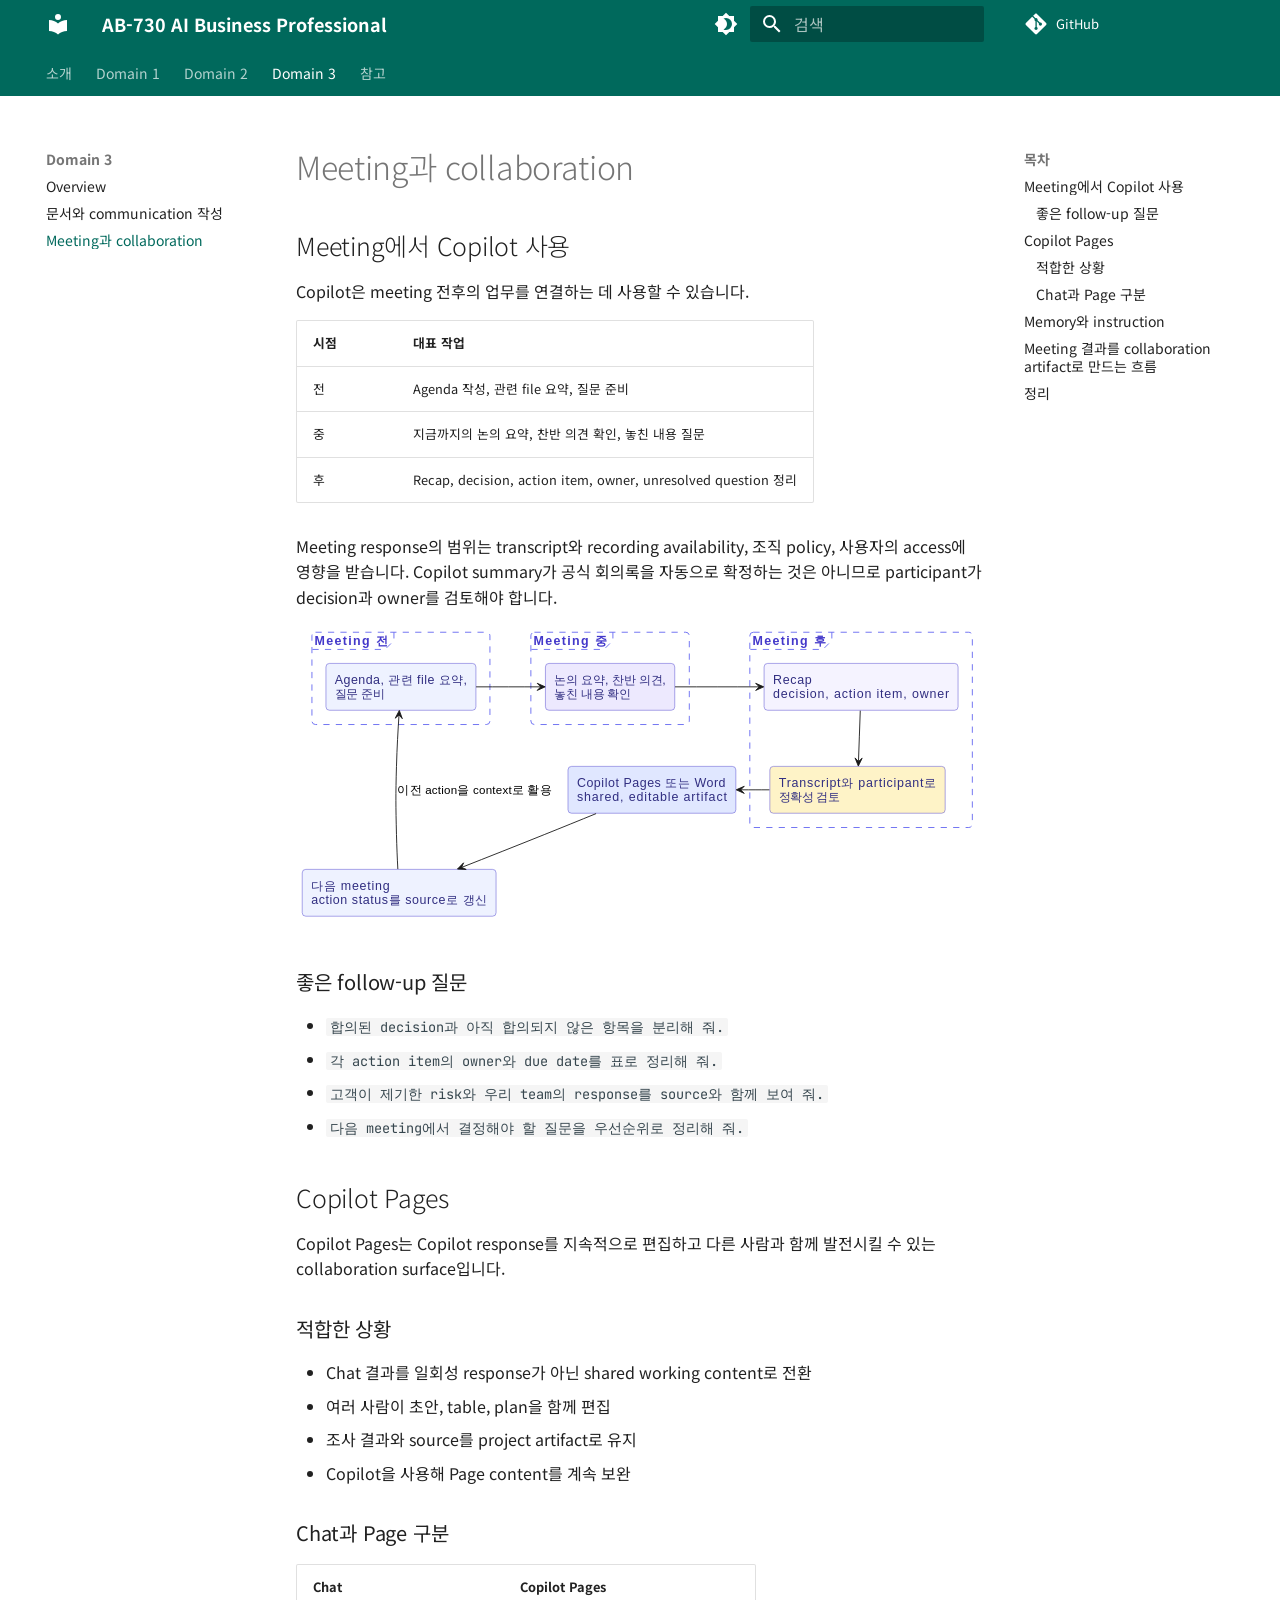
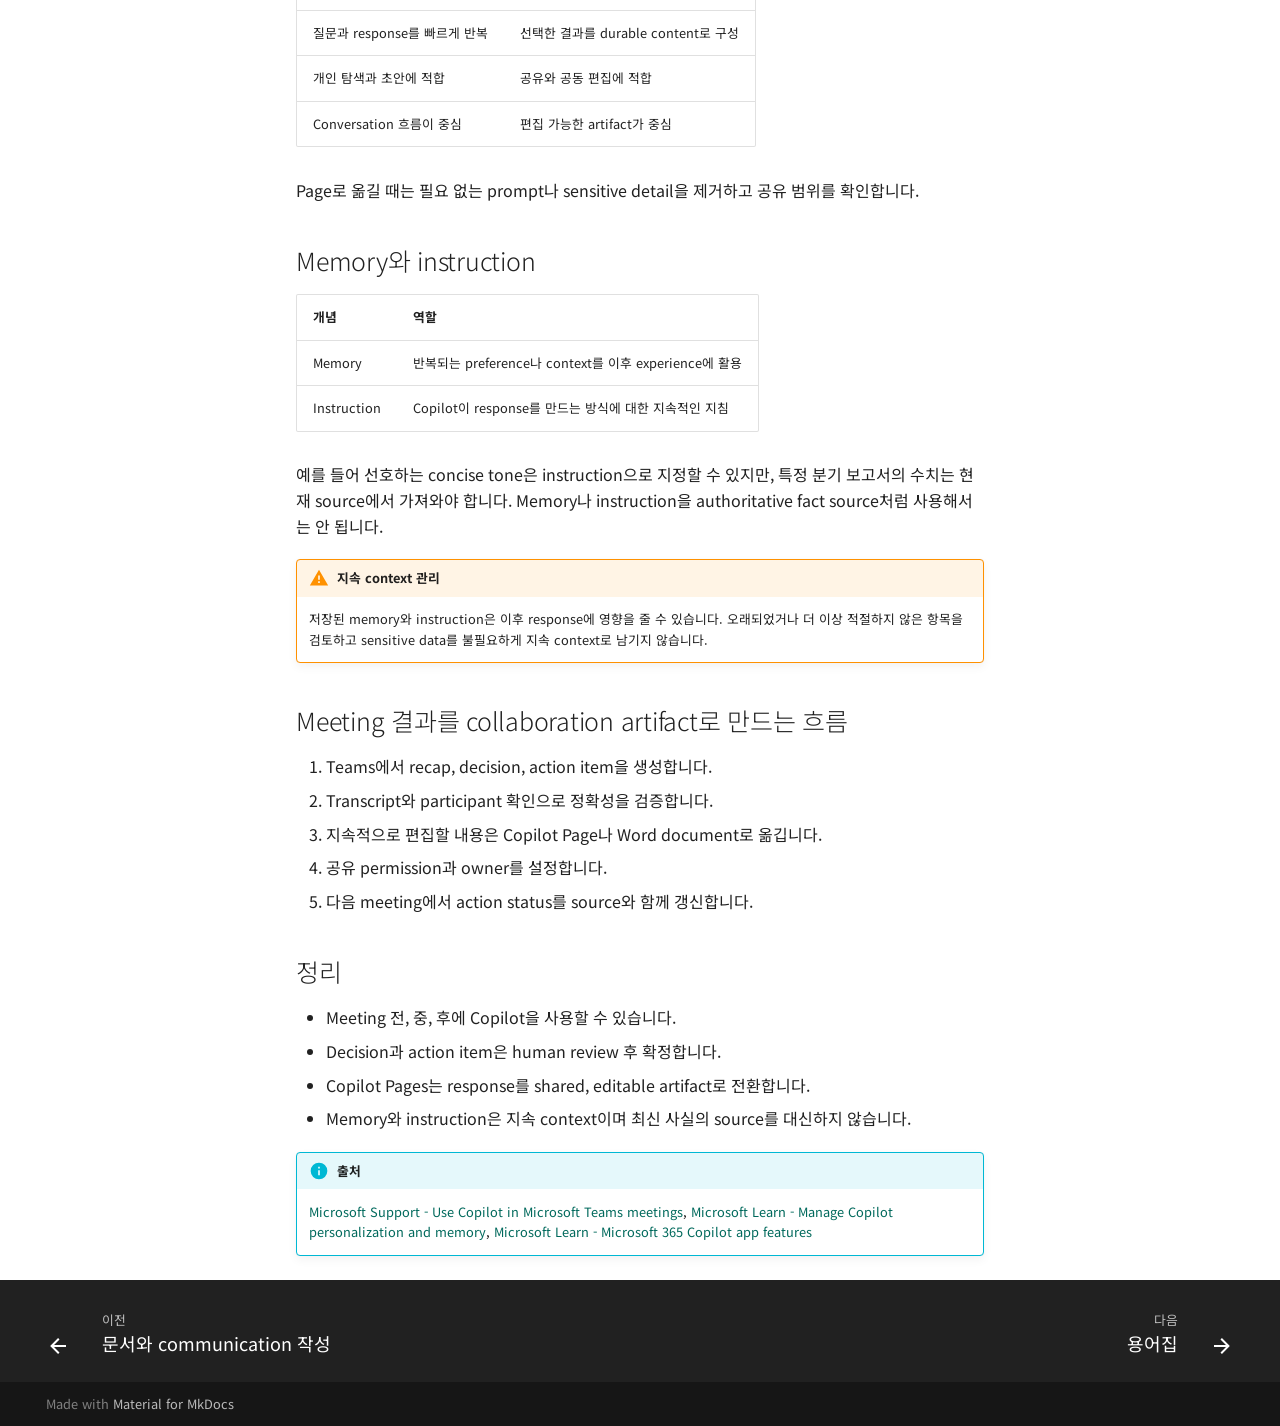
<file: domain3-business-content/02-meetings-collaboration/index.html>
<!doctype html>
<html lang="ko" class="no-js">
  <head>
    
      <meta charset="utf-8">
      <meta name="viewport" content="width=device-width,initial-scale=1">
      
        <meta name="description" content="AB-730 AI Business Professional 시험 대비 강의 자료">
      
      
      
        <link rel="canonical" href="https://noisonnoiton.github.io/ab-730/domain3-business-content/02-meetings-collaboration/">
      
      
        <link rel="prev" href="../01-documents-communications/">
      
      
        <link rel="next" href="../../glossary/">
      
      
        
      
      
      <link rel="icon" href="../../assets/images/favicon.png">
      <meta name="generator" content="mkdocs-1.6.1, mkdocs-material-9.7.7">
    
    
      
        <title>Meeting과 collaboration - AB-730 AI Business Professional</title>
      
    
    
      <link rel="stylesheet" href="../../assets/stylesheets/main.ec1eaa64.min.css">
      
        
        <link rel="stylesheet" href="../../assets/stylesheets/palette.ab4e12ef.min.css">
      
      


    
    
      
    
    
      
        
        
        <link rel="preconnect" href="https://fonts.gstatic.com" crossorigin>
        <link rel="stylesheet" href="https://fonts.googleapis.com/css?family=Noto+Sans+KR:300,300i,400,400i,700,700i%7CJetBrains+Mono:400,400i,700,700i&amp;display=fallback">
        <style>:root{--md-text-font:"Noto Sans KR";--md-code-font:"JetBrains Mono"}</style>
      
    
    
      <link rel="stylesheet" href="../../stylesheets/custom-colors.css">
    
    <script>__md_scope=new URL("../..",location),__md_hash=e=>[...e].reduce(((e,_)=>(e<<5)-e+_.charCodeAt(0)),0),__md_get=(e,_=localStorage,t=__md_scope)=>JSON.parse(_.getItem(t.pathname+"."+e)),__md_set=(e,_,t=localStorage,a=__md_scope)=>{try{t.setItem(a.pathname+"."+e,JSON.stringify(_))}catch(e){}}</script>
    
      

    
    
  </head>
  
  
    
    
      
    
    
    
    
    <body dir="ltr" data-md-color-scheme="default" data-md-color-primary="custom" data-md-color-accent="custom">
  
    
    <input class="md-toggle" data-md-toggle="drawer" type="checkbox" id="__drawer" autocomplete="off">
    <input class="md-toggle" data-md-toggle="search" type="checkbox" id="__search" autocomplete="off">
    <label class="md-overlay" for="__drawer"></label>
    <div data-md-component="skip">
      
        
        <a href="#meeting-collaboration" class="md-skip">
          콘텐츠로 이동
        </a>
      
    </div>
    <div data-md-component="announce">
      
    </div>
    
    
      

<header class="md-header" data-md-component="header">
  <nav class="md-header__inner md-grid" aria-label="상단/헤더">
    <a href="../.." title="AB-730 AI Business Professional" class="md-header__button md-logo" aria-label="AB-730 AI Business Professional" data-md-component="logo">
      
  
  <svg xmlns="http://www.w3.org/2000/svg" viewBox="0 0 24 24"><path d="M12 8a3 3 0 0 0 3-3 3 3 0 0 0-3-3 3 3 0 0 0-3 3 3 3 0 0 0 3 3m0 3.54C9.64 9.35 6.5 8 3 8v11c3.5 0 6.64 1.35 9 3.54 2.36-2.19 5.5-3.54 9-3.54V8c-3.5 0-6.64 1.35-9 3.54"/></svg>

    </a>
    <label class="md-header__button md-icon" for="__drawer">
      
      <svg xmlns="http://www.w3.org/2000/svg" viewBox="0 0 24 24"><path d="M3 6h18v2H3zm0 5h18v2H3zm0 5h18v2H3z"/></svg>
    </label>
    <div class="md-header__title" data-md-component="header-title">
      <div class="md-header__ellipsis">
        <div class="md-header__topic">
          <span class="md-ellipsis">
            AB-730 AI Business Professional
          </span>
        </div>
        <div class="md-header__topic" data-md-component="header-topic">
          <span class="md-ellipsis">
            
              Meeting과 collaboration
            
          </span>
        </div>
      </div>
    </div>
    
      
        <form class="md-header__option" data-md-component="palette">
  
    
    
    
    <input class="md-option" data-md-color-media="" data-md-color-scheme="default" data-md-color-primary="custom" data-md-color-accent="custom"  aria-label="다크 모드로 전환"  type="radio" name="__palette" id="__palette_0">
    
      <label class="md-header__button md-icon" title="다크 모드로 전환" for="__palette_1" hidden>
        <svg xmlns="http://www.w3.org/2000/svg" viewBox="0 0 24 24"><path d="M12 18c-.89 0-1.74-.2-2.5-.55C11.56 16.5 13 14.42 13 12s-1.44-4.5-3.5-5.45C10.26 6.2 11.11 6 12 6a6 6 0 0 1 6 6 6 6 0 0 1-6 6m8-9.31V4h-4.69L12 .69 8.69 4H4v4.69L.69 12 4 15.31V20h4.69L12 23.31 15.31 20H20v-4.69L23.31 12z"/></svg>
      </label>
    
  
    
    
    
    <input class="md-option" data-md-color-media="" data-md-color-scheme="slate" data-md-color-primary="custom" data-md-color-accent="custom"  aria-label="라이트 모드로 전환"  type="radio" name="__palette" id="__palette_1">
    
      <label class="md-header__button md-icon" title="라이트 모드로 전환" for="__palette_0" hidden>
        <svg xmlns="http://www.w3.org/2000/svg" viewBox="0 0 24 24"><path d="M12 8a4 4 0 0 0-4 4 4 4 0 0 0 4 4 4 4 0 0 0 4-4 4 4 0 0 0-4-4m0 10a6 6 0 0 1-6-6 6 6 0 0 1 6-6 6 6 0 0 1 6 6 6 6 0 0 1-6 6m8-9.31V4h-4.69L12 .69 8.69 4H4v4.69L.69 12 4 15.31V20h4.69L12 23.31 15.31 20H20v-4.69L23.31 12z"/></svg>
      </label>
    
  
</form>
      
    
    
      <script>var palette=__md_get("__palette");if(palette&&palette.color){if("(prefers-color-scheme)"===palette.color.media){var media=matchMedia("(prefers-color-scheme: light)"),input=document.querySelector(media.matches?"[data-md-color-media='(prefers-color-scheme: light)']":"[data-md-color-media='(prefers-color-scheme: dark)']");palette.color.media=input.getAttribute("data-md-color-media"),palette.color.scheme=input.getAttribute("data-md-color-scheme"),palette.color.primary=input.getAttribute("data-md-color-primary"),palette.color.accent=input.getAttribute("data-md-color-accent")}for(var[key,value]of Object.entries(palette.color))document.body.setAttribute("data-md-color-"+key,value)}</script>
    
    
    
      
      
        <label class="md-header__button md-icon" for="__search">
          
          <svg xmlns="http://www.w3.org/2000/svg" viewBox="0 0 24 24"><path d="M9.5 3A6.5 6.5 0 0 1 16 9.5c0 1.61-.59 3.09-1.56 4.23l.27.27h.79l5 5-1.5 1.5-5-5v-.79l-.27-.27A6.52 6.52 0 0 1 9.5 16 6.5 6.5 0 0 1 3 9.5 6.5 6.5 0 0 1 9.5 3m0 2C7 5 5 7 5 9.5S7 14 9.5 14 14 12 14 9.5 12 5 9.5 5"/></svg>
        </label>
        <div class="md-search" data-md-component="search" role="dialog">
  <label class="md-search__overlay" for="__search"></label>
  <div class="md-search__inner" role="search">
    <form class="md-search__form" name="search">
      <input type="text" class="md-search__input" name="query" aria-label="검색" placeholder="검색" autocapitalize="off" autocorrect="off" autocomplete="off" spellcheck="false" data-md-component="search-query" required>
      <label class="md-search__icon md-icon" for="__search">
        
        <svg xmlns="http://www.w3.org/2000/svg" viewBox="0 0 24 24"><path d="M9.5 3A6.5 6.5 0 0 1 16 9.5c0 1.61-.59 3.09-1.56 4.23l.27.27h.79l5 5-1.5 1.5-5-5v-.79l-.27-.27A6.52 6.52 0 0 1 9.5 16 6.5 6.5 0 0 1 3 9.5 6.5 6.5 0 0 1 9.5 3m0 2C7 5 5 7 5 9.5S7 14 9.5 14 14 12 14 9.5 12 5 9.5 5"/></svg>
        
        <svg xmlns="http://www.w3.org/2000/svg" viewBox="0 0 24 24"><path d="M20 11v2H8l5.5 5.5-1.42 1.42L4.16 12l7.92-7.92L13.5 5.5 8 11z"/></svg>
      </label>
      <nav class="md-search__options" aria-label="검색">
        
        <button type="reset" class="md-search__icon md-icon" title="지우기" aria-label="지우기" tabindex="-1">
          
          <svg xmlns="http://www.w3.org/2000/svg" viewBox="0 0 24 24"><path d="M19 6.41 17.59 5 12 10.59 6.41 5 5 6.41 10.59 12 5 17.59 6.41 19 12 13.41 17.59 19 19 17.59 13.41 12z"/></svg>
        </button>
      </nav>
      
        <div class="md-search__suggest" data-md-component="search-suggest"></div>
      
    </form>
    <div class="md-search__output">
      <div class="md-search__scrollwrap" tabindex="0" data-md-scrollfix>
        <div class="md-search-result" data-md-component="search-result">
          <div class="md-search-result__meta">
            검색 초기화
          </div>
          <ol class="md-search-result__list" role="presentation"></ol>
        </div>
      </div>
    </div>
  </div>
</div>
      
    
    
      <div class="md-header__source">
        <a href="https://github.com/noisonnoiton/ab-730" title="저장소로 이동" class="md-source" data-md-component="source" target="_blank" rel="noopener">
  <div class="md-source__icon md-icon">
    
    <svg xmlns="http://www.w3.org/2000/svg" viewBox="0 0 448 512"><!--! Font Awesome Free 7.1.0 by @fontawesome - https://fontawesome.com License - https://fontawesome.com/license/free (Icons: CC BY 4.0, Fonts: SIL OFL 1.1, Code: MIT License) Copyright 2025 Fonticons, Inc.--><path d="M439.6 236.1 244 40.5c-5.4-5.5-12.8-8.5-20.4-8.5s-15 3-20.4 8.4L162.5 81l51.5 51.5c27.1-9.1 52.7 16.8 43.4 43.7l49.7 49.7c34.2-11.8 61.2 31 35.5 56.7-26.5 26.5-70.2-2.9-56-37.3L240.3 199v121.9c25.3 12.5 22.3 41.8 9.1 55-6.4 6.4-15.2 10.1-24.3 10.1s-17.8-3.6-24.3-10.1c-17.6-17.6-11.1-46.9 11.2-56v-123c-20.8-8.5-24.6-30.7-18.6-45L142.6 101 8.5 235.1C3 240.6 0 247.9 0 255.5s3 15 8.5 20.4l195.6 195.7c5.4 5.4 12.7 8.4 20.4 8.4s15-3 20.4-8.4l194.7-194.7c5.4-5.4 8.4-12.8 8.4-20.4s-3-15-8.4-20.4"/></svg>
  </div>
  <div class="md-source__repository">
    GitHub
  </div>
</a>
      </div>
    
  </nav>
  
</header>
    
    <div class="md-container" data-md-component="container">
      
      
        
          
            
<nav class="md-tabs" aria-label="탭" data-md-component="tabs">
  <div class="md-grid">
    <ul class="md-tabs__list">
      
        
  
  
  
  
    
    
      <li class="md-tabs__item">
        <a href="../.." class="md-tabs__link">
          
  
  
  소개

        </a>
      </li>
    
  

      
        
  
  
  
  
    
    
      <li class="md-tabs__item">
        <a href="../../domain1-generative-ai-fundamentals/" class="md-tabs__link">
          
  
  
  Domain 1

        </a>
      </li>
    
  

      
        
  
  
  
  
    
    
      <li class="md-tabs__item">
        <a href="../../domain2-prompts-conversations/" class="md-tabs__link">
          
  
  
  Domain 2

        </a>
      </li>
    
  

      
        
  
  
  
    
  
  
    
    
      <li class="md-tabs__item md-tabs__item--active">
        <a href="../" class="md-tabs__link">
          
  
  
  Domain 3

        </a>
      </li>
    
  

      
        
  
  
  
  
    
    
      <li class="md-tabs__item">
        <a href="../../glossary/" class="md-tabs__link">
          
  
  
  참고

        </a>
      </li>
    
  

      
    </ul>
  </div>
</nav>
          
        
      
      <main class="md-main" data-md-component="main">
        <div class="md-main__inner md-grid">
          
  
    
    <div class="md-sidebar md-sidebar--primary" data-md-component="sidebar" data-md-type="navigation" >
      <div class="md-sidebar__scrollwrap">
        <div class="md-sidebar__inner">
          


  


<nav class="md-nav md-nav--primary md-nav--lifted" aria-label="네비게이션" data-md-level="0">
  <label class="md-nav__title" for="__drawer">
    <a href="../.." title="AB-730 AI Business Professional" class="md-nav__button md-logo" aria-label="AB-730 AI Business Professional" data-md-component="logo">
      
  
  <svg xmlns="http://www.w3.org/2000/svg" viewBox="0 0 24 24"><path d="M12 8a3 3 0 0 0 3-3 3 3 0 0 0-3-3 3 3 0 0 0-3 3 3 3 0 0 0 3 3m0 3.54C9.64 9.35 6.5 8 3 8v11c3.5 0 6.64 1.35 9 3.54 2.36-2.19 5.5-3.54 9-3.54V8c-3.5 0-6.64 1.35-9 3.54"/></svg>

    </a>
    AB-730 AI Business Professional
  </label>
  
    <div class="md-nav__source">
      <a href="https://github.com/noisonnoiton/ab-730" title="저장소로 이동" class="md-source" data-md-component="source" target="_blank" rel="noopener">
  <div class="md-source__icon md-icon">
    
    <svg xmlns="http://www.w3.org/2000/svg" viewBox="0 0 448 512"><!--! Font Awesome Free 7.1.0 by @fontawesome - https://fontawesome.com License - https://fontawesome.com/license/free (Icons: CC BY 4.0, Fonts: SIL OFL 1.1, Code: MIT License) Copyright 2025 Fonticons, Inc.--><path d="M439.6 236.1 244 40.5c-5.4-5.5-12.8-8.5-20.4-8.5s-15 3-20.4 8.4L162.5 81l51.5 51.5c27.1-9.1 52.7 16.8 43.4 43.7l49.7 49.7c34.2-11.8 61.2 31 35.5 56.7-26.5 26.5-70.2-2.9-56-37.3L240.3 199v121.9c25.3 12.5 22.3 41.8 9.1 55-6.4 6.4-15.2 10.1-24.3 10.1s-17.8-3.6-24.3-10.1c-17.6-17.6-11.1-46.9 11.2-56v-123c-20.8-8.5-24.6-30.7-18.6-45L142.6 101 8.5 235.1C3 240.6 0 247.9 0 255.5s3 15 8.5 20.4l195.6 195.7c5.4 5.4 12.7 8.4 20.4 8.4s15-3 20.4-8.4l194.7-194.7c5.4-5.4 8.4-12.8 8.4-20.4s-3-15-8.4-20.4"/></svg>
  </div>
  <div class="md-source__repository">
    GitHub
  </div>
</a>
    </div>
  
  <ul class="md-nav__list" data-md-scrollfix>
    
      
      
  
  
  
  
    
    
    
    
      
      
        
      
    
    
    <li class="md-nav__item md-nav__item--nested">
      
        
        
          
        
        <input class="md-nav__toggle md-toggle md-toggle--indeterminate" type="checkbox" id="__nav_1" >
        
          
          <label class="md-nav__link" for="__nav_1" id="__nav_1_label" tabindex="0">
            
  
  
  <span class="md-ellipsis">
    
  
    소개
  

    
  </span>
  
  

            <span class="md-nav__icon md-icon"></span>
          </label>
        
        <nav class="md-nav" data-md-level="1" aria-labelledby="__nav_1_label" aria-expanded="false">
          <label class="md-nav__title" for="__nav_1">
            <span class="md-nav__icon md-icon"></span>
            
  
    소개
  

          </label>
          <ul class="md-nav__list" data-md-scrollfix>
            
              
                
  
  
  
  
    <li class="md-nav__item">
      <a href="../.." class="md-nav__link">
        
  
  
  <span class="md-ellipsis">
    
  
    Overview
  

    
  </span>
  
  

      </a>
    </li>
  

              
            
              
                
  
  
  
  
    <li class="md-nav__item">
      <a href="../../exam/overview/" class="md-nav__link">
        
  
  
  <span class="md-ellipsis">
    
  
    시험 정보
  

    
  </span>
  
  

      </a>
    </li>
  

              
            
          </ul>
        </nav>
      
    </li>
  

    
      
      
  
  
  
  
    
    
    
    
      
      
        
      
    
    
    <li class="md-nav__item md-nav__item--nested">
      
        
        
          
        
        <input class="md-nav__toggle md-toggle md-toggle--indeterminate" type="checkbox" id="__nav_2" >
        
          
          <label class="md-nav__link" for="__nav_2" id="__nav_2_label" tabindex="0">
            
  
  
  <span class="md-ellipsis">
    
  
    Domain 1
  

    
  </span>
  
  

            <span class="md-nav__icon md-icon"></span>
          </label>
        
        <nav class="md-nav" data-md-level="1" aria-labelledby="__nav_2_label" aria-expanded="false">
          <label class="md-nav__title" for="__nav_2">
            <span class="md-nav__icon md-icon"></span>
            
  
    Domain 1
  

          </label>
          <ul class="md-nav__list" data-md-scrollfix>
            
              
                
  
  
  
  
    <li class="md-nav__item">
      <a href="../../domain1-generative-ai-fundamentals/" class="md-nav__link">
        
  
  
  <span class="md-ellipsis">
    
  
    Overview
  

    
  </span>
  
  

      </a>
    </li>
  

              
            
              
                
  
  
  
  
    <li class="md-nav__item">
      <a href="../../domain1-generative-ai-fundamentals/01-m365-experiences/" class="md-nav__link">
        
  
  
  <span class="md-ellipsis">
    
  
    Microsoft 365의 생성형 AI
  

    
  </span>
  
  

      </a>
    </li>
  

              
            
              
                
  
  
  
  
    <li class="md-nav__item">
      <a href="../../domain1-generative-ai-fundamentals/02-responsible-ai/" class="md-nav__link">
        
  
  
  <span class="md-ellipsis">
    
  
    Responsible AI와 data protection
  

    
  </span>
  
  

      </a>
    </li>
  

              
            
          </ul>
        </nav>
      
    </li>
  

    
      
      
  
  
  
  
    
    
    
    
      
      
        
      
    
    
    <li class="md-nav__item md-nav__item--nested">
      
        
        
          
        
        <input class="md-nav__toggle md-toggle md-toggle--indeterminate" type="checkbox" id="__nav_3" >
        
          
          <label class="md-nav__link" for="__nav_3" id="__nav_3_label" tabindex="0">
            
  
  
  <span class="md-ellipsis">
    
  
    Domain 2
  

    
  </span>
  
  

            <span class="md-nav__icon md-icon"></span>
          </label>
        
        <nav class="md-nav" data-md-level="1" aria-labelledby="__nav_3_label" aria-expanded="false">
          <label class="md-nav__title" for="__nav_3">
            <span class="md-nav__icon md-icon"></span>
            
  
    Domain 2
  

          </label>
          <ul class="md-nav__list" data-md-scrollfix>
            
              
                
  
  
  
  
    <li class="md-nav__item">
      <a href="../../domain2-prompts-conversations/" class="md-nav__link">
        
  
  
  <span class="md-ellipsis">
    
  
    Overview
  

    
  </span>
  
  

      </a>
    </li>
  

              
            
              
                
  
  
  
  
    <li class="md-nav__item">
      <a href="../../domain2-prompts-conversations/01-prompts/" class="md-nav__link">
        
  
  
  <span class="md-ellipsis">
    
  
    Prompt 작성과 관리
  

    
  </span>
  
  

      </a>
    </li>
  

              
            
              
                
  
  
  
  
    <li class="md-nav__item">
      <a href="../../domain2-prompts-conversations/02-conversations/" class="md-nav__link">
        
  
  
  <span class="md-ellipsis">
    
  
    Conversation 관리
  

    
  </span>
  
  

      </a>
    </li>
  

              
            
              
                
  
  
  
  
    <li class="md-nav__item">
      <a href="../../domain2-prompts-conversations/03-agents/" class="md-nav__link">
        
  
  
  <span class="md-ellipsis">
    
  
    Copilot agent 관리
  

    
  </span>
  
  

      </a>
    </li>
  

              
            
          </ul>
        </nav>
      
    </li>
  

    
      
      
  
  
    
  
  
  
    
    
    
    
      
        
        
      
      
        
      
    
    
    <li class="md-nav__item md-nav__item--active md-nav__item--section md-nav__item--nested">
      
        
        
        <input class="md-nav__toggle md-toggle " type="checkbox" id="__nav_4" checked>
        
          
          <label class="md-nav__link" for="__nav_4" id="__nav_4_label" tabindex="">
            
  
  
  <span class="md-ellipsis">
    
  
    Domain 3
  

    
  </span>
  
  

            <span class="md-nav__icon md-icon"></span>
          </label>
        
        <nav class="md-nav" data-md-level="1" aria-labelledby="__nav_4_label" aria-expanded="true">
          <label class="md-nav__title" for="__nav_4">
            <span class="md-nav__icon md-icon"></span>
            
  
    Domain 3
  

          </label>
          <ul class="md-nav__list" data-md-scrollfix>
            
              
                
  
  
  
  
    <li class="md-nav__item">
      <a href="../" class="md-nav__link">
        
  
  
  <span class="md-ellipsis">
    
  
    Overview
  

    
  </span>
  
  

      </a>
    </li>
  

              
            
              
                
  
  
  
  
    <li class="md-nav__item">
      <a href="../01-documents-communications/" class="md-nav__link">
        
  
  
  <span class="md-ellipsis">
    
  
    문서와 communication 작성
  

    
  </span>
  
  

      </a>
    </li>
  

              
            
              
                
  
  
    
  
  
  
    <li class="md-nav__item md-nav__item--active">
      
      <input class="md-nav__toggle md-toggle" type="checkbox" id="__toc">
      
      
        
      
      
        <label class="md-nav__link md-nav__link--active" for="__toc">
          
  
  
  <span class="md-ellipsis">
    
  
    Meeting과 collaboration
  

    
  </span>
  
  

          <span class="md-nav__icon md-icon"></span>
        </label>
      
      <a href="./" class="md-nav__link md-nav__link--active">
        
  
  
  <span class="md-ellipsis">
    
  
    Meeting과 collaboration
  

    
  </span>
  
  

      </a>
      
        

<nav class="md-nav md-nav--secondary" aria-label="목차">
  
  
  
    
  
  
    <label class="md-nav__title" for="__toc">
      <span class="md-nav__icon md-icon"></span>
      목차
    </label>
    <ul class="md-nav__list" data-md-component="toc" data-md-scrollfix>
      
        <li class="md-nav__item">
  <a href="#meeting-copilot" class="md-nav__link">
    <span class="md-ellipsis">
      
        Meeting에서 Copilot 사용
      
    </span>
  </a>
  
    <nav class="md-nav" aria-label="Meeting에서 Copilot 사용">
      <ul class="md-nav__list">
        
          <li class="md-nav__item">
  <a href="#follow-up" class="md-nav__link">
    <span class="md-ellipsis">
      
        좋은 follow-up 질문
      
    </span>
  </a>
  
</li>
        
      </ul>
    </nav>
  
</li>
      
        <li class="md-nav__item">
  <a href="#copilot-pages" class="md-nav__link">
    <span class="md-ellipsis">
      
        Copilot Pages
      
    </span>
  </a>
  
    <nav class="md-nav" aria-label="Copilot Pages">
      <ul class="md-nav__list">
        
          <li class="md-nav__item">
  <a href="#_1" class="md-nav__link">
    <span class="md-ellipsis">
      
        적합한 상황
      
    </span>
  </a>
  
</li>
        
          <li class="md-nav__item">
  <a href="#chat-page" class="md-nav__link">
    <span class="md-ellipsis">
      
        Chat과 Page 구분
      
    </span>
  </a>
  
</li>
        
      </ul>
    </nav>
  
</li>
      
        <li class="md-nav__item">
  <a href="#memory-instruction" class="md-nav__link">
    <span class="md-ellipsis">
      
        Memory와 instruction
      
    </span>
  </a>
  
</li>
      
        <li class="md-nav__item">
  <a href="#meeting-collaboration-artifact" class="md-nav__link">
    <span class="md-ellipsis">
      
        Meeting 결과를 collaboration artifact로 만드는 흐름
      
    </span>
  </a>
  
</li>
      
        <li class="md-nav__item">
  <a href="#_2" class="md-nav__link">
    <span class="md-ellipsis">
      
        정리
      
    </span>
  </a>
  
</li>
      
    </ul>
  
</nav>
      
    </li>
  

              
            
          </ul>
        </nav>
      
    </li>
  

    
      
      
  
  
  
  
    
    
    
    
      
      
        
      
    
    
    <li class="md-nav__item md-nav__item--nested">
      
        
        
          
        
        <input class="md-nav__toggle md-toggle md-toggle--indeterminate" type="checkbox" id="__nav_5" >
        
          
          <label class="md-nav__link" for="__nav_5" id="__nav_5_label" tabindex="0">
            
  
  
  <span class="md-ellipsis">
    
  
    참고
  

    
  </span>
  
  

            <span class="md-nav__icon md-icon"></span>
          </label>
        
        <nav class="md-nav" data-md-level="1" aria-labelledby="__nav_5_label" aria-expanded="false">
          <label class="md-nav__title" for="__nav_5">
            <span class="md-nav__icon md-icon"></span>
            
  
    참고
  

          </label>
          <ul class="md-nav__list" data-md-scrollfix>
            
              
                
  
  
  
  
    <li class="md-nav__item">
      <a href="../../glossary/" class="md-nav__link">
        
  
  
  <span class="md-ellipsis">
    
  
    용어집
  

    
  </span>
  
  

      </a>
    </li>
  

              
            
          </ul>
        </nav>
      
    </li>
  

    
  </ul>
</nav>
        </div>
      </div>
    </div>
  

  
    
    <div class="md-sidebar md-sidebar--secondary" data-md-component="sidebar" data-md-type="toc" >
      <div class="md-sidebar__scrollwrap">
        <div class="md-sidebar__inner">
          

<nav class="md-nav md-nav--secondary" aria-label="목차">
  
  
  
    
  
  
    <label class="md-nav__title" for="__toc">
      <span class="md-nav__icon md-icon"></span>
      목차
    </label>
    <ul class="md-nav__list" data-md-component="toc" data-md-scrollfix>
      
        <li class="md-nav__item">
  <a href="#meeting-copilot" class="md-nav__link">
    <span class="md-ellipsis">
      
        Meeting에서 Copilot 사용
      
    </span>
  </a>
  
    <nav class="md-nav" aria-label="Meeting에서 Copilot 사용">
      <ul class="md-nav__list">
        
          <li class="md-nav__item">
  <a href="#follow-up" class="md-nav__link">
    <span class="md-ellipsis">
      
        좋은 follow-up 질문
      
    </span>
  </a>
  
</li>
        
      </ul>
    </nav>
  
</li>
      
        <li class="md-nav__item">
  <a href="#copilot-pages" class="md-nav__link">
    <span class="md-ellipsis">
      
        Copilot Pages
      
    </span>
  </a>
  
    <nav class="md-nav" aria-label="Copilot Pages">
      <ul class="md-nav__list">
        
          <li class="md-nav__item">
  <a href="#_1" class="md-nav__link">
    <span class="md-ellipsis">
      
        적합한 상황
      
    </span>
  </a>
  
</li>
        
          <li class="md-nav__item">
  <a href="#chat-page" class="md-nav__link">
    <span class="md-ellipsis">
      
        Chat과 Page 구분
      
    </span>
  </a>
  
</li>
        
      </ul>
    </nav>
  
</li>
      
        <li class="md-nav__item">
  <a href="#memory-instruction" class="md-nav__link">
    <span class="md-ellipsis">
      
        Memory와 instruction
      
    </span>
  </a>
  
</li>
      
        <li class="md-nav__item">
  <a href="#meeting-collaboration-artifact" class="md-nav__link">
    <span class="md-ellipsis">
      
        Meeting 결과를 collaboration artifact로 만드는 흐름
      
    </span>
  </a>
  
</li>
      
        <li class="md-nav__item">
  <a href="#_2" class="md-nav__link">
    <span class="md-ellipsis">
      
        정리
      
    </span>
  </a>
  
</li>
      
    </ul>
  
</nav>
        </div>
      </div>
    </div>
  

  <aside class="kakao-adfit-rail" aria-label="광고">
    <ins class="kakao_ad_area" style="display:none;"
      data-ad-unit="DAN-oYnyqFed1jZhUtvA"
      data-ad-width="160"
      data-ad-height="600"></ins>
  </aside>

          
            <div class="md-content" data-md-component="content">
              
                




              
              <article class="md-content__inner md-typeset">
                
                  



<h1 id="meeting-collaboration">Meeting과 collaboration<a class="headerlink" href="#meeting-collaboration" title="Permanent link">&para;</a></h1>
<h2 id="meeting-copilot">Meeting에서 Copilot 사용<a class="headerlink" href="#meeting-copilot" title="Permanent link">&para;</a></h2>
<p>Copilot은 meeting 전후의 업무를 연결하는 데 사용할 수 있습니다.</p>
<table>
<thead>
<tr>
<th>시점</th>
<th>대표 작업</th>
</tr>
</thead>
<tbody>
<tr>
<td>전</td>
<td>Agenda 작성, 관련 file 요약, 질문 준비</td>
</tr>
<tr>
<td>중</td>
<td>지금까지의 논의 요약, 찬반 의견 확인, 놓친 내용 질문</td>
</tr>
<tr>
<td>후</td>
<td>Recap, decision, action item, owner, unresolved question 정리</td>
</tr>
</tbody>
</table>
<p>Meeting response의 범위는 transcript와 recording availability, 조직 policy, 사용자의 access에 영향을 받습니다. Copilot summary가 공식 회의록을 자동으로 확정하는 것은 아니므로 participant가 decision과 owner를 검토해야 합니다.</p>
<p><img src="[data-uri]" class="uml" alt="uml diagram" title="" /></p>
<h3 id="follow-up">좋은 follow-up 질문<a class="headerlink" href="#follow-up" title="Permanent link">&para;</a></h3>
<ul>
<li><code>합의된 decision과 아직 합의되지 않은 항목을 분리해 줘.</code></li>
<li><code>각 action item의 owner와 due date를 표로 정리해 줘.</code></li>
<li><code>고객이 제기한 risk와 우리 team의 response를 source와 함께 보여 줘.</code></li>
<li><code>다음 meeting에서 결정해야 할 질문을 우선순위로 정리해 줘.</code></li>
</ul>
<h2 id="copilot-pages">Copilot Pages<a class="headerlink" href="#copilot-pages" title="Permanent link">&para;</a></h2>
<p>Copilot Pages는 Copilot response를 지속적으로 편집하고 다른 사람과 함께 발전시킬 수 있는 collaboration surface입니다.</p>
<h3 id="_1">적합한 상황<a class="headerlink" href="#_1" title="Permanent link">&para;</a></h3>
<ul>
<li>Chat 결과를 일회성 response가 아닌 shared working content로 전환</li>
<li>여러 사람이 초안, table, plan을 함께 편집</li>
<li>조사 결과와 source를 project artifact로 유지</li>
<li>Copilot을 사용해 Page content를 계속 보완</li>
</ul>
<h3 id="chat-page">Chat과 Page 구분<a class="headerlink" href="#chat-page" title="Permanent link">&para;</a></h3>
<table>
<thead>
<tr>
<th>Chat</th>
<th>Copilot Pages</th>
</tr>
</thead>
<tbody>
<tr>
<td>질문과 response를 빠르게 반복</td>
<td>선택한 결과를 durable content로 구성</td>
</tr>
<tr>
<td>개인 탐색과 초안에 적합</td>
<td>공유와 공동 편집에 적합</td>
</tr>
<tr>
<td>Conversation 흐름이 중심</td>
<td>편집 가능한 artifact가 중심</td>
</tr>
</tbody>
</table>
<p>Page로 옮길 때는 필요 없는 prompt나 sensitive detail을 제거하고 공유 범위를 확인합니다.</p>
<h2 id="memory-instruction">Memory와 instruction<a class="headerlink" href="#memory-instruction" title="Permanent link">&para;</a></h2>
<table>
<thead>
<tr>
<th>개념</th>
<th>역할</th>
</tr>
</thead>
<tbody>
<tr>
<td>Memory</td>
<td>반복되는 preference나 context를 이후 experience에 활용</td>
</tr>
<tr>
<td>Instruction</td>
<td>Copilot이 response를 만드는 방식에 대한 지속적인 지침</td>
</tr>
</tbody>
</table>
<p>예를 들어 선호하는 concise tone은 instruction으로 지정할 수 있지만, 특정 분기 보고서의 수치는 현재 source에서 가져와야 합니다. Memory나 instruction을 authoritative fact source처럼 사용해서는 안 됩니다.</p>
<div class="admonition warning">
<p class="admonition-title">지속 context 관리</p>
<p>저장된 memory와 instruction은 이후 response에 영향을 줄 수 있습니다. 오래되었거나 더 이상 적절하지 않은 항목을 검토하고 sensitive data를 불필요하게 지속 context로 남기지 않습니다.</p>
</div>
<h2 id="meeting-collaboration-artifact">Meeting 결과를 collaboration artifact로 만드는 흐름<a class="headerlink" href="#meeting-collaboration-artifact" title="Permanent link">&para;</a></h2>
<ol>
<li>Teams에서 recap, decision, action item을 생성합니다.</li>
<li>Transcript와 participant 확인으로 정확성을 검증합니다.</li>
<li>지속적으로 편집할 내용은 Copilot Page나 Word document로 옮깁니다.</li>
<li>공유 permission과 owner를 설정합니다.</li>
<li>다음 meeting에서 action status를 source와 함께 갱신합니다.</li>
</ol>
<h2 id="_2">정리<a class="headerlink" href="#_2" title="Permanent link">&para;</a></h2>
<ul>
<li>Meeting 전, 중, 후에 Copilot을 사용할 수 있습니다.</li>
<li>Decision과 action item은 human review 후 확정합니다.</li>
<li>Copilot Pages는 response를 shared, editable artifact로 전환합니다.</li>
<li>Memory와 instruction은 지속 context이며 최신 사실의 source를 대신하지 않습니다.</li>
</ul>
<div class="admonition info">
<p class="admonition-title">출처</p>
<p><a href="https://support.microsoft.com/en-us/office/use-copilot-in-microsoft-teams-meetings-0bf9dd3c-96f7-44e2-8bb8-790bedf066b1" target="_blank" rel="noopener">Microsoft Support - Use Copilot in Microsoft Teams meetings</a>, <a href="https://learn.microsoft.com/en-us/microsoft-365/copilot/copilot-personalization-memory" target="_blank" rel="noopener">Microsoft Learn - Manage Copilot personalization and memory</a>, <a href="https://learn.microsoft.com/en-us/microsoft-365/copilot/microsoft-365-copilot-app-overview#app-features-and-benefits" target="_blank" rel="noopener">Microsoft Learn - Microsoft 365 Copilot app features</a></p>
</div>












                
              </article>
            </div>
          
          
<script>var target=document.getElementById(location.hash.slice(1));target&&target.name&&(target.checked=target.name.startsWith("__tabbed_"))</script>
        </div>
        
          <button type="button" class="md-top md-icon" data-md-component="top" hidden>
  
  <svg xmlns="http://www.w3.org/2000/svg" viewBox="0 0 24 24"><path d="M13 20h-2V8l-5.5 5.5-1.42-1.42L12 4.16l7.92 7.92-1.42 1.42L13 8z"/></svg>
  맨위로
</button>
        
      </main>
      
  
        <footer class="md-footer">
  
    
      
      <nav class="md-footer__inner md-grid" aria-label="하단/푸터" >
        
          
          <a href="../01-documents-communications/" class="md-footer__link md-footer__link--prev" aria-label="이전: 문서와 communication 작성">
            <div class="md-footer__button md-icon">
              
              <svg xmlns="http://www.w3.org/2000/svg" viewBox="0 0 24 24"><path d="M20 11v2H8l5.5 5.5-1.42 1.42L4.16 12l7.92-7.92L13.5 5.5 8 11z"/></svg>
            </div>
            <div class="md-footer__title">
              <span class="md-footer__direction">
                이전
              </span>
              <div class="md-ellipsis">
                문서와 communication 작성
              </div>
            </div>
          </a>
        
        
          
          <a href="../../glossary/" class="md-footer__link md-footer__link--next" aria-label="다음: 용어집">
            <div class="md-footer__title">
              <span class="md-footer__direction">
                다음
              </span>
              <div class="md-ellipsis">
                용어집
              </div>
            </div>
            <div class="md-footer__button md-icon">
              
              <svg xmlns="http://www.w3.org/2000/svg" viewBox="0 0 24 24"><path d="M4 11v2h12l-5.5 5.5 1.42 1.42L19.84 12l-7.92-7.92L10.5 5.5 16 11z"/></svg>
            </div>
          </a>
        
      </nav>
    
  
  <div class="md-footer-meta md-typeset">
    <div class="md-footer-meta__inner md-grid">
      <div class="md-copyright">
  
  
    Made with
    <a href="https://squidfunk.github.io/mkdocs-material/" target="_blank" rel="noopener">
      Material for MkDocs
    </a>
  
</div>
      
    </div>
  </div>
</footer>
      
  <div class="kakao-adfit-mobile" aria-label="광고">
    <ins class="kakao_ad_area" style="display:none;"
      data-ad-unit="DAN-zHXbzhtivpd6MTA0"
      data-ad-width="250"
      data-ad-height="250"></ins>
  </div>

    </div>
    <div class="md-dialog" data-md-component="dialog">
      <div class="md-dialog__inner md-typeset"></div>
    </div>
    
    
    
      
      
      <script id="__config" type="application/json">{"annotate": null, "base": "../..", "features": ["navigation.tabs", "navigation.sections", "navigation.expand", "navigation.path", "navigation.top", "navigation.footer", "toc.follow", "header.autohide", "content.code.copy", "content.tooltips", "search.suggest", "search.highlight"], "search": "../../assets/javascripts/workers/search.2c215733.min.js", "tags": null, "translations": {"clipboard.copied": "\ud074\ub9bd\ubcf4\ub4dc\uc5d0 \ubcf5\uc0ac\ub428", "clipboard.copy": "\ud074\ub9bd\ubcf4\ub4dc\ub85c \ubcf5\uc0ac", "search.result.more.one": "\uc774 \ubb38\uc11c\uc5d0\uc11c 1\uac1c\uc758 \uac80\uc0c9 \uacb0\uacfc \ub354 \ubcf4\uae30", "search.result.more.other": "\uc774 \ubb38\uc11c\uc5d0\uc11c #\uac1c\uc758 \uac80\uc0c9 \uacb0\uacfc \ub354 \ubcf4\uae30", "search.result.none": "\uac80\uc0c9\uc5b4\uc640 \uc77c\uce58\ud558\ub294 \ubb38\uc11c\uac00 \uc5c6\uc2b5\ub2c8\ub2e4", "search.result.one": "1\uac1c\uc758 \uc77c\uce58\ud558\ub294 \ubb38\uc11c", "search.result.other": "#\uac1c\uc758 \uc77c\uce58\ud558\ub294 \ubb38\uc11c", "search.result.placeholder": "\uac80\uc0c9\uc5b4\ub97c \uc785\ub825\ud558\uc138\uc694", "search.result.term.missing": "\ud3ec\ud568\ub418\uc9c0 \uc54a\uc740 \uac80\uc0c9\uc5b4", "select.version": "\ubc84\uc804 \uc120\ud0dd"}, "version": null}</script>
    
    
  
      <script src="../../assets/javascripts/bundle.d7400e89.min.js"></script>
      
    
  <script src="//t1.kakaocdn.net/kas/static/ba.min.js" async></script>

  </body>
</html>
</file>
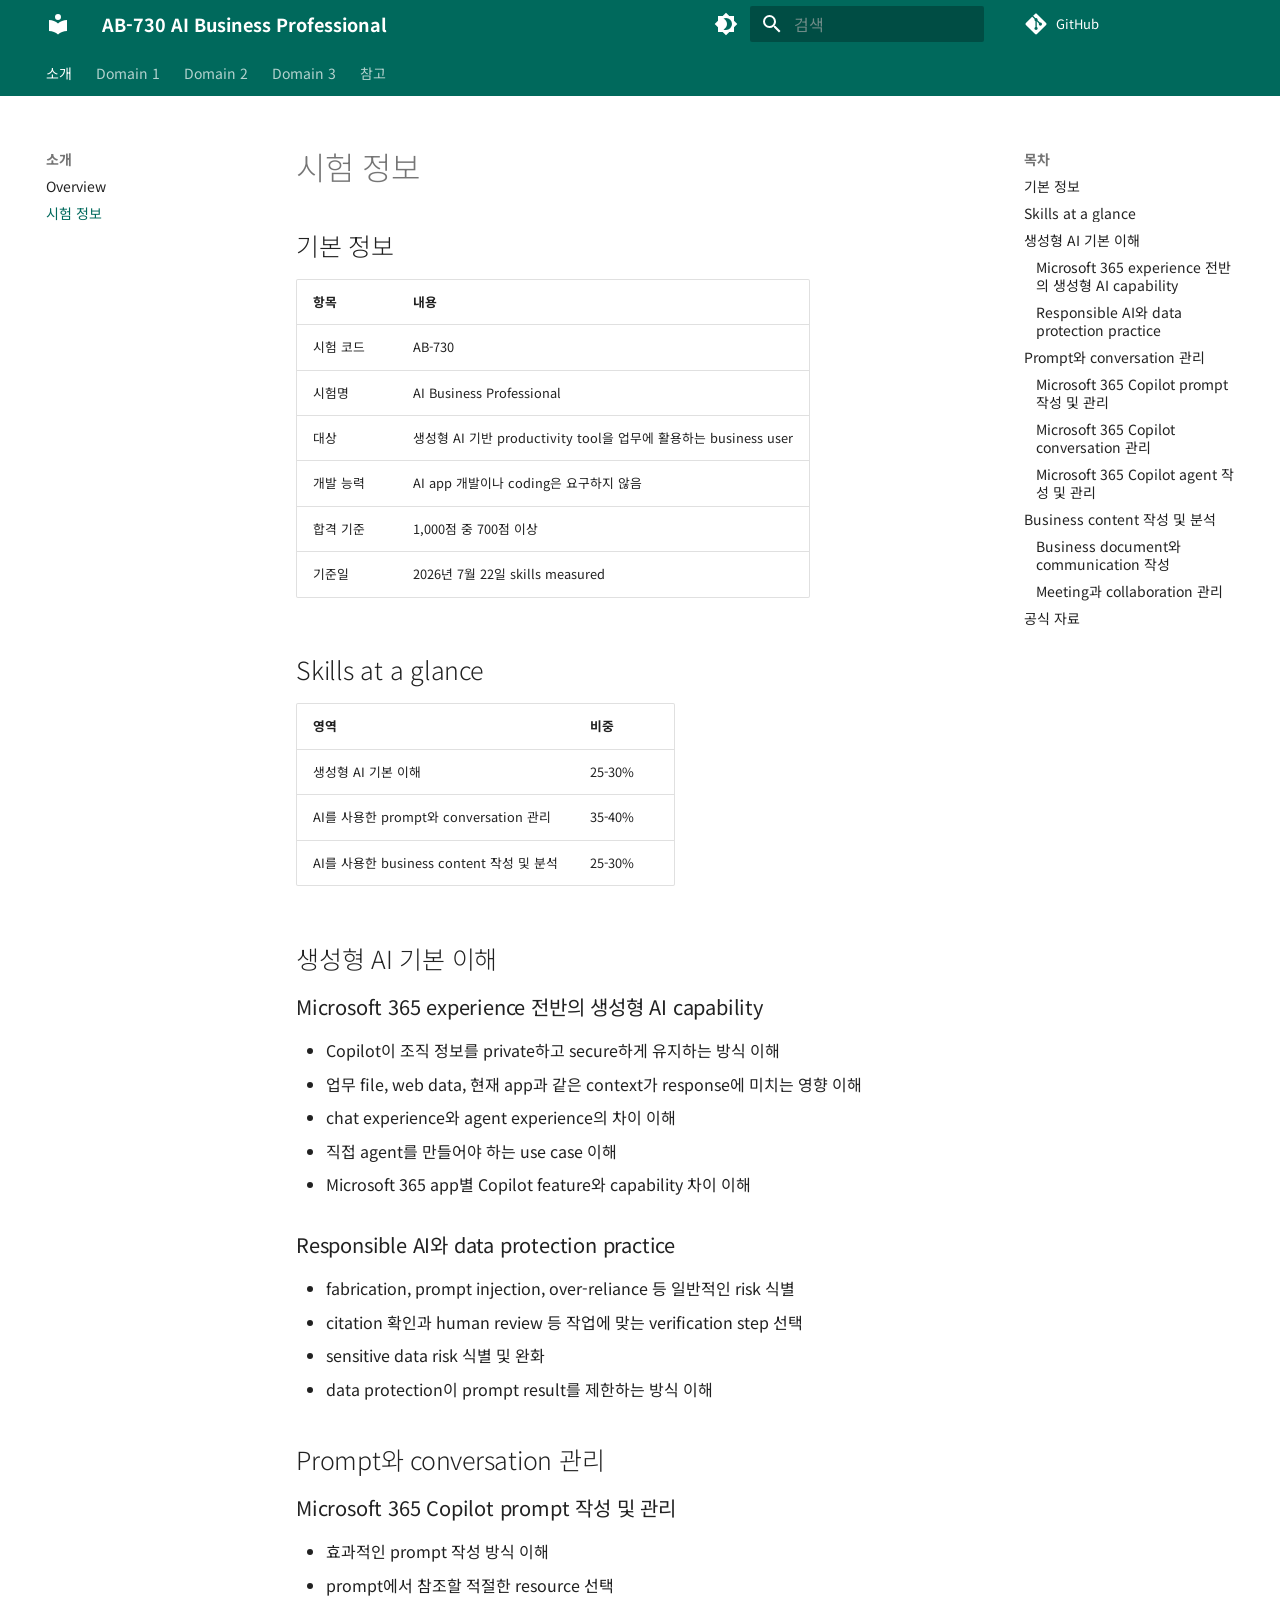
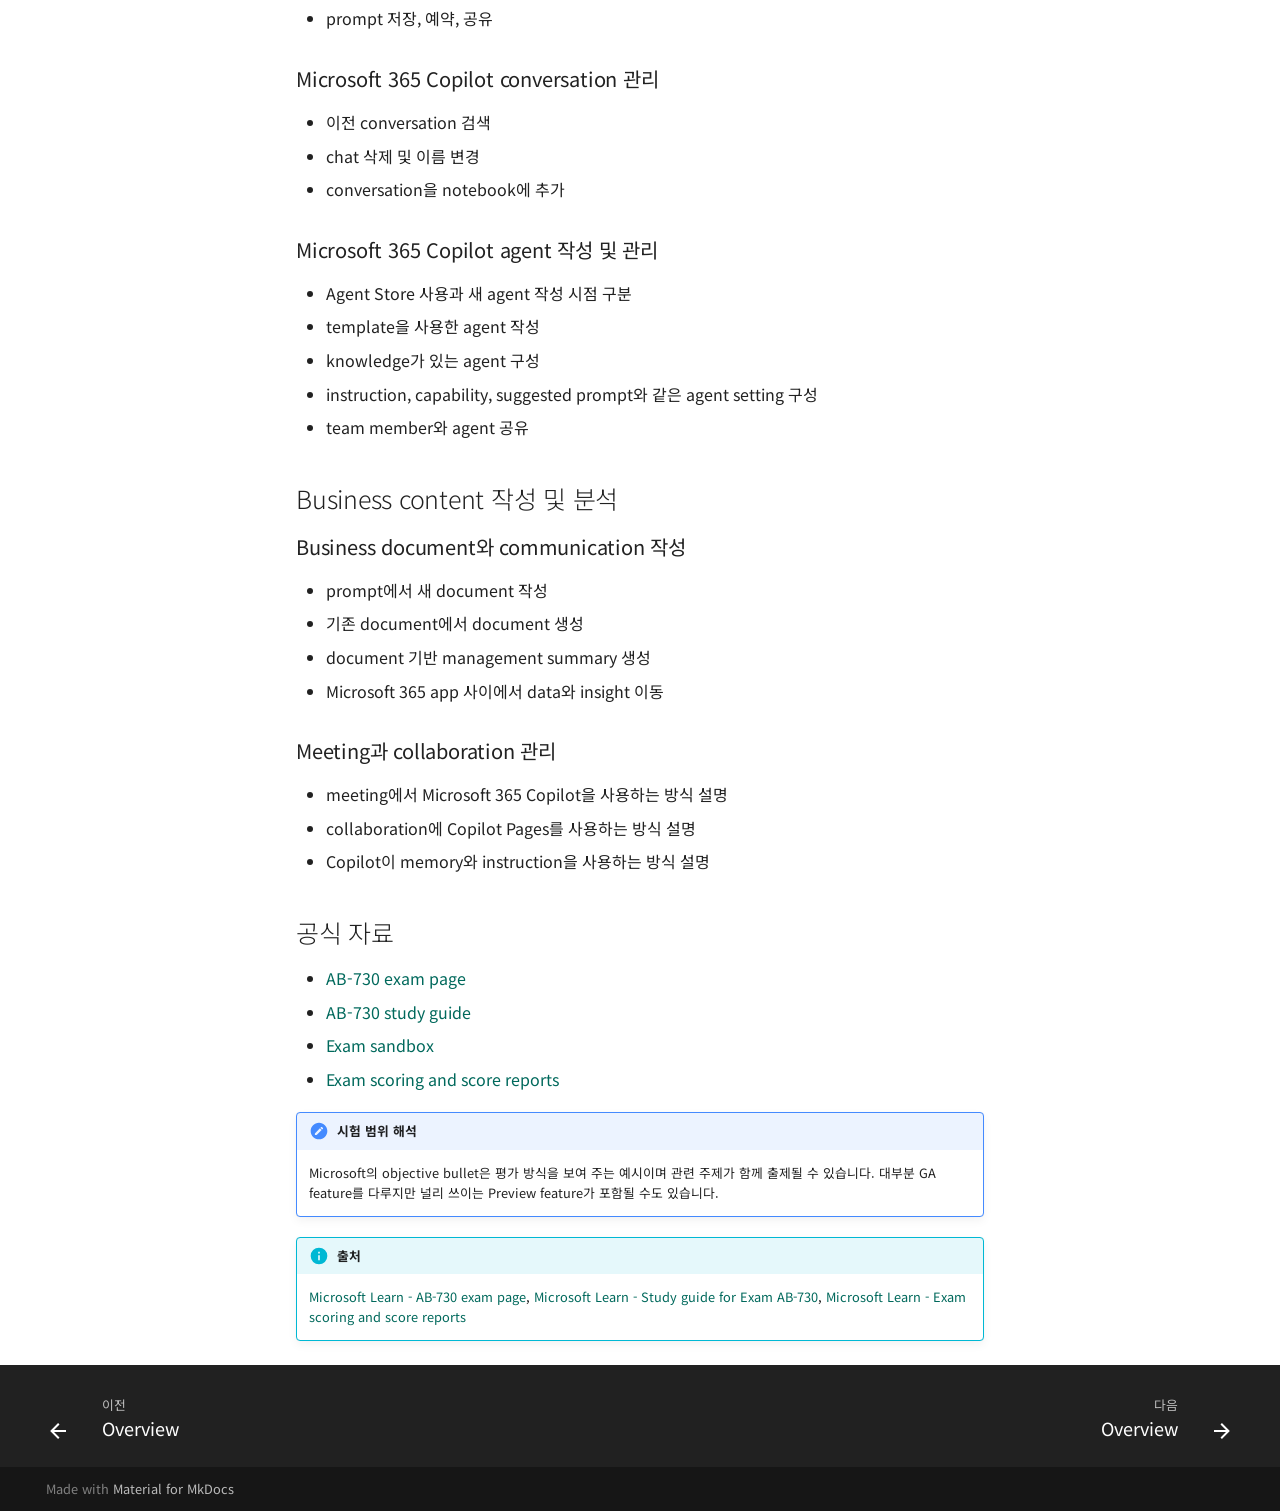
<file: exam/overview/index.html>
<!doctype html>
<html lang="ko" class="no-js">
  <head>
    
      <meta charset="utf-8">
      <meta name="viewport" content="width=device-width,initial-scale=1">
      
        <meta name="description" content="AB-730 AI Business Professional 시험 대비 강의 자료">
      
      
      
        <link rel="canonical" href="https://noisonnoiton.github.io/ab-730/exam/overview/">
      
      
        <link rel="prev" href="../..">
      
      
        <link rel="next" href="../../domain1-generative-ai-fundamentals/">
      
      
        
      
      
      <link rel="icon" href="../../assets/images/favicon.png">
      <meta name="generator" content="mkdocs-1.6.1, mkdocs-material-9.7.7">
    
    
      
        <title>시험 정보 - AB-730 AI Business Professional</title>
      
    
    
      <link rel="stylesheet" href="../../assets/stylesheets/main.ec1eaa64.min.css">
      
        
        <link rel="stylesheet" href="../../assets/stylesheets/palette.ab4e12ef.min.css">
      
      


    
    
      
    
    
      
        
        
        <link rel="preconnect" href="https://fonts.gstatic.com" crossorigin>
        <link rel="stylesheet" href="https://fonts.googleapis.com/css?family=Noto+Sans+KR:300,300i,400,400i,700,700i%7CJetBrains+Mono:400,400i,700,700i&amp;display=fallback">
        <style>:root{--md-text-font:"Noto Sans KR";--md-code-font:"JetBrains Mono"}</style>
      
    
    
      <link rel="stylesheet" href="../../stylesheets/custom-colors.css">
    
    <script>__md_scope=new URL("../..",location),__md_hash=e=>[...e].reduce(((e,_)=>(e<<5)-e+_.charCodeAt(0)),0),__md_get=(e,_=localStorage,t=__md_scope)=>JSON.parse(_.getItem(t.pathname+"."+e)),__md_set=(e,_,t=localStorage,a=__md_scope)=>{try{t.setItem(a.pathname+"."+e,JSON.stringify(_))}catch(e){}}</script>
    
      

    
    
  </head>
  
  
    
    
      
    
    
    
    
    <body dir="ltr" data-md-color-scheme="default" data-md-color-primary="custom" data-md-color-accent="custom">
  
    
    <input class="md-toggle" data-md-toggle="drawer" type="checkbox" id="__drawer" autocomplete="off">
    <input class="md-toggle" data-md-toggle="search" type="checkbox" id="__search" autocomplete="off">
    <label class="md-overlay" for="__drawer"></label>
    <div data-md-component="skip">
      
        
        <a href="#_1" class="md-skip">
          콘텐츠로 이동
        </a>
      
    </div>
    <div data-md-component="announce">
      
    </div>
    
    
      

<header class="md-header" data-md-component="header">
  <nav class="md-header__inner md-grid" aria-label="상단/헤더">
    <a href="../.." title="AB-730 AI Business Professional" class="md-header__button md-logo" aria-label="AB-730 AI Business Professional" data-md-component="logo">
      
  
  <svg xmlns="http://www.w3.org/2000/svg" viewBox="0 0 24 24"><path d="M12 8a3 3 0 0 0 3-3 3 3 0 0 0-3-3 3 3 0 0 0-3 3 3 3 0 0 0 3 3m0 3.54C9.64 9.35 6.5 8 3 8v11c3.5 0 6.64 1.35 9 3.54 2.36-2.19 5.5-3.54 9-3.54V8c-3.5 0-6.64 1.35-9 3.54"/></svg>

    </a>
    <label class="md-header__button md-icon" for="__drawer">
      
      <svg xmlns="http://www.w3.org/2000/svg" viewBox="0 0 24 24"><path d="M3 6h18v2H3zm0 5h18v2H3zm0 5h18v2H3z"/></svg>
    </label>
    <div class="md-header__title" data-md-component="header-title">
      <div class="md-header__ellipsis">
        <div class="md-header__topic">
          <span class="md-ellipsis">
            AB-730 AI Business Professional
          </span>
        </div>
        <div class="md-header__topic" data-md-component="header-topic">
          <span class="md-ellipsis">
            
              시험 정보
            
          </span>
        </div>
      </div>
    </div>
    
      
        <form class="md-header__option" data-md-component="palette">
  
    
    
    
    <input class="md-option" data-md-color-media="" data-md-color-scheme="default" data-md-color-primary="custom" data-md-color-accent="custom"  aria-label="다크 모드로 전환"  type="radio" name="__palette" id="__palette_0">
    
      <label class="md-header__button md-icon" title="다크 모드로 전환" for="__palette_1" hidden>
        <svg xmlns="http://www.w3.org/2000/svg" viewBox="0 0 24 24"><path d="M12 18c-.89 0-1.74-.2-2.5-.55C11.56 16.5 13 14.42 13 12s-1.44-4.5-3.5-5.45C10.26 6.2 11.11 6 12 6a6 6 0 0 1 6 6 6 6 0 0 1-6 6m8-9.31V4h-4.69L12 .69 8.69 4H4v4.69L.69 12 4 15.31V20h4.69L12 23.31 15.31 20H20v-4.69L23.31 12z"/></svg>
      </label>
    
  
    
    
    
    <input class="md-option" data-md-color-media="" data-md-color-scheme="slate" data-md-color-primary="custom" data-md-color-accent="custom"  aria-label="라이트 모드로 전환"  type="radio" name="__palette" id="__palette_1">
    
      <label class="md-header__button md-icon" title="라이트 모드로 전환" for="__palette_0" hidden>
        <svg xmlns="http://www.w3.org/2000/svg" viewBox="0 0 24 24"><path d="M12 8a4 4 0 0 0-4 4 4 4 0 0 0 4 4 4 4 0 0 0 4-4 4 4 0 0 0-4-4m0 10a6 6 0 0 1-6-6 6 6 0 0 1 6-6 6 6 0 0 1 6 6 6 6 0 0 1-6 6m8-9.31V4h-4.69L12 .69 8.69 4H4v4.69L.69 12 4 15.31V20h4.69L12 23.31 15.31 20H20v-4.69L23.31 12z"/></svg>
      </label>
    
  
</form>
      
    
    
      <script>var palette=__md_get("__palette");if(palette&&palette.color){if("(prefers-color-scheme)"===palette.color.media){var media=matchMedia("(prefers-color-scheme: light)"),input=document.querySelector(media.matches?"[data-md-color-media='(prefers-color-scheme: light)']":"[data-md-color-media='(prefers-color-scheme: dark)']");palette.color.media=input.getAttribute("data-md-color-media"),palette.color.scheme=input.getAttribute("data-md-color-scheme"),palette.color.primary=input.getAttribute("data-md-color-primary"),palette.color.accent=input.getAttribute("data-md-color-accent")}for(var[key,value]of Object.entries(palette.color))document.body.setAttribute("data-md-color-"+key,value)}</script>
    
    
    
      
      
        <label class="md-header__button md-icon" for="__search">
          
          <svg xmlns="http://www.w3.org/2000/svg" viewBox="0 0 24 24"><path d="M9.5 3A6.5 6.5 0 0 1 16 9.5c0 1.61-.59 3.09-1.56 4.23l.27.27h.79l5 5-1.5 1.5-5-5v-.79l-.27-.27A6.52 6.52 0 0 1 9.5 16 6.5 6.5 0 0 1 3 9.5 6.5 6.5 0 0 1 9.5 3m0 2C7 5 5 7 5 9.5S7 14 9.5 14 14 12 14 9.5 12 5 9.5 5"/></svg>
        </label>
        <div class="md-search" data-md-component="search" role="dialog">
  <label class="md-search__overlay" for="__search"></label>
  <div class="md-search__inner" role="search">
    <form class="md-search__form" name="search">
      <input type="text" class="md-search__input" name="query" aria-label="검색" placeholder="검색" autocapitalize="off" autocorrect="off" autocomplete="off" spellcheck="false" data-md-component="search-query" required>
      <label class="md-search__icon md-icon" for="__search">
        
        <svg xmlns="http://www.w3.org/2000/svg" viewBox="0 0 24 24"><path d="M9.5 3A6.5 6.5 0 0 1 16 9.5c0 1.61-.59 3.09-1.56 4.23l.27.27h.79l5 5-1.5 1.5-5-5v-.79l-.27-.27A6.52 6.52 0 0 1 9.5 16 6.5 6.5 0 0 1 3 9.5 6.5 6.5 0 0 1 9.5 3m0 2C7 5 5 7 5 9.5S7 14 9.5 14 14 12 14 9.5 12 5 9.5 5"/></svg>
        
        <svg xmlns="http://www.w3.org/2000/svg" viewBox="0 0 24 24"><path d="M20 11v2H8l5.5 5.5-1.42 1.42L4.16 12l7.92-7.92L13.5 5.5 8 11z"/></svg>
      </label>
      <nav class="md-search__options" aria-label="검색">
        
        <button type="reset" class="md-search__icon md-icon" title="지우기" aria-label="지우기" tabindex="-1">
          
          <svg xmlns="http://www.w3.org/2000/svg" viewBox="0 0 24 24"><path d="M19 6.41 17.59 5 12 10.59 6.41 5 5 6.41 10.59 12 5 17.59 6.41 19 12 13.41 17.59 19 19 17.59 13.41 12z"/></svg>
        </button>
      </nav>
      
        <div class="md-search__suggest" data-md-component="search-suggest"></div>
      
    </form>
    <div class="md-search__output">
      <div class="md-search__scrollwrap" tabindex="0" data-md-scrollfix>
        <div class="md-search-result" data-md-component="search-result">
          <div class="md-search-result__meta">
            검색 초기화
          </div>
          <ol class="md-search-result__list" role="presentation"></ol>
        </div>
      </div>
    </div>
  </div>
</div>
      
    
    
      <div class="md-header__source">
        <a href="https://github.com/noisonnoiton/ab-730" title="저장소로 이동" class="md-source" data-md-component="source" target="_blank" rel="noopener">
  <div class="md-source__icon md-icon">
    
    <svg xmlns="http://www.w3.org/2000/svg" viewBox="0 0 448 512"><!--! Font Awesome Free 7.1.0 by @fontawesome - https://fontawesome.com License - https://fontawesome.com/license/free (Icons: CC BY 4.0, Fonts: SIL OFL 1.1, Code: MIT License) Copyright 2025 Fonticons, Inc.--><path d="M439.6 236.1 244 40.5c-5.4-5.5-12.8-8.5-20.4-8.5s-15 3-20.4 8.4L162.5 81l51.5 51.5c27.1-9.1 52.7 16.8 43.4 43.7l49.7 49.7c34.2-11.8 61.2 31 35.5 56.7-26.5 26.5-70.2-2.9-56-37.3L240.3 199v121.9c25.3 12.5 22.3 41.8 9.1 55-6.4 6.4-15.2 10.1-24.3 10.1s-17.8-3.6-24.3-10.1c-17.6-17.6-11.1-46.9 11.2-56v-123c-20.8-8.5-24.6-30.7-18.6-45L142.6 101 8.5 235.1C3 240.6 0 247.9 0 255.5s3 15 8.5 20.4l195.6 195.7c5.4 5.4 12.7 8.4 20.4 8.4s15-3 20.4-8.4l194.7-194.7c5.4-5.4 8.4-12.8 8.4-20.4s-3-15-8.4-20.4"/></svg>
  </div>
  <div class="md-source__repository">
    GitHub
  </div>
</a>
      </div>
    
  </nav>
  
</header>
    
    <div class="md-container" data-md-component="container">
      
      
        
          
            
<nav class="md-tabs" aria-label="탭" data-md-component="tabs">
  <div class="md-grid">
    <ul class="md-tabs__list">
      
        
  
  
  
    
  
  
    
    
      <li class="md-tabs__item md-tabs__item--active">
        <a href="../.." class="md-tabs__link">
          
  
  
  소개

        </a>
      </li>
    
  

      
        
  
  
  
  
    
    
      <li class="md-tabs__item">
        <a href="../../domain1-generative-ai-fundamentals/" class="md-tabs__link">
          
  
  
  Domain 1

        </a>
      </li>
    
  

      
        
  
  
  
  
    
    
      <li class="md-tabs__item">
        <a href="../../domain2-prompts-conversations/" class="md-tabs__link">
          
  
  
  Domain 2

        </a>
      </li>
    
  

      
        
  
  
  
  
    
    
      <li class="md-tabs__item">
        <a href="../../domain3-business-content/" class="md-tabs__link">
          
  
  
  Domain 3

        </a>
      </li>
    
  

      
        
  
  
  
  
    
    
      <li class="md-tabs__item">
        <a href="../../glossary/" class="md-tabs__link">
          
  
  
  참고

        </a>
      </li>
    
  

      
    </ul>
  </div>
</nav>
          
        
      
      <main class="md-main" data-md-component="main">
        <div class="md-main__inner md-grid">
          
  
    
    <div class="md-sidebar md-sidebar--primary" data-md-component="sidebar" data-md-type="navigation" >
      <div class="md-sidebar__scrollwrap">
        <div class="md-sidebar__inner">
          


  


<nav class="md-nav md-nav--primary md-nav--lifted" aria-label="네비게이션" data-md-level="0">
  <label class="md-nav__title" for="__drawer">
    <a href="../.." title="AB-730 AI Business Professional" class="md-nav__button md-logo" aria-label="AB-730 AI Business Professional" data-md-component="logo">
      
  
  <svg xmlns="http://www.w3.org/2000/svg" viewBox="0 0 24 24"><path d="M12 8a3 3 0 0 0 3-3 3 3 0 0 0-3-3 3 3 0 0 0-3 3 3 3 0 0 0 3 3m0 3.54C9.64 9.35 6.5 8 3 8v11c3.5 0 6.64 1.35 9 3.54 2.36-2.19 5.5-3.54 9-3.54V8c-3.5 0-6.64 1.35-9 3.54"/></svg>

    </a>
    AB-730 AI Business Professional
  </label>
  
    <div class="md-nav__source">
      <a href="https://github.com/noisonnoiton/ab-730" title="저장소로 이동" class="md-source" data-md-component="source" target="_blank" rel="noopener">
  <div class="md-source__icon md-icon">
    
    <svg xmlns="http://www.w3.org/2000/svg" viewBox="0 0 448 512"><!--! Font Awesome Free 7.1.0 by @fontawesome - https://fontawesome.com License - https://fontawesome.com/license/free (Icons: CC BY 4.0, Fonts: SIL OFL 1.1, Code: MIT License) Copyright 2025 Fonticons, Inc.--><path d="M439.6 236.1 244 40.5c-5.4-5.5-12.8-8.5-20.4-8.5s-15 3-20.4 8.4L162.5 81l51.5 51.5c27.1-9.1 52.7 16.8 43.4 43.7l49.7 49.7c34.2-11.8 61.2 31 35.5 56.7-26.5 26.5-70.2-2.9-56-37.3L240.3 199v121.9c25.3 12.5 22.3 41.8 9.1 55-6.4 6.4-15.2 10.1-24.3 10.1s-17.8-3.6-24.3-10.1c-17.6-17.6-11.1-46.9 11.2-56v-123c-20.8-8.5-24.6-30.7-18.6-45L142.6 101 8.5 235.1C3 240.6 0 247.9 0 255.5s3 15 8.5 20.4l195.6 195.7c5.4 5.4 12.7 8.4 20.4 8.4s15-3 20.4-8.4l194.7-194.7c5.4-5.4 8.4-12.8 8.4-20.4s-3-15-8.4-20.4"/></svg>
  </div>
  <div class="md-source__repository">
    GitHub
  </div>
</a>
    </div>
  
  <ul class="md-nav__list" data-md-scrollfix>
    
      
      
  
  
    
  
  
  
    
    
    
    
      
        
        
      
      
        
      
    
    
    <li class="md-nav__item md-nav__item--active md-nav__item--section md-nav__item--nested">
      
        
        
        <input class="md-nav__toggle md-toggle " type="checkbox" id="__nav_1" checked>
        
          
          <label class="md-nav__link" for="__nav_1" id="__nav_1_label" tabindex="">
            
  
  
  <span class="md-ellipsis">
    
  
    소개
  

    
  </span>
  
  

            <span class="md-nav__icon md-icon"></span>
          </label>
        
        <nav class="md-nav" data-md-level="1" aria-labelledby="__nav_1_label" aria-expanded="true">
          <label class="md-nav__title" for="__nav_1">
            <span class="md-nav__icon md-icon"></span>
            
  
    소개
  

          </label>
          <ul class="md-nav__list" data-md-scrollfix>
            
              
                
  
  
  
  
    <li class="md-nav__item">
      <a href="../.." class="md-nav__link">
        
  
  
  <span class="md-ellipsis">
    
  
    Overview
  

    
  </span>
  
  

      </a>
    </li>
  

              
            
              
                
  
  
    
  
  
  
    <li class="md-nav__item md-nav__item--active">
      
      <input class="md-nav__toggle md-toggle" type="checkbox" id="__toc">
      
      
        
      
      
        <label class="md-nav__link md-nav__link--active" for="__toc">
          
  
  
  <span class="md-ellipsis">
    
  
    시험 정보
  

    
  </span>
  
  

          <span class="md-nav__icon md-icon"></span>
        </label>
      
      <a href="./" class="md-nav__link md-nav__link--active">
        
  
  
  <span class="md-ellipsis">
    
  
    시험 정보
  

    
  </span>
  
  

      </a>
      
        

<nav class="md-nav md-nav--secondary" aria-label="목차">
  
  
  
    
  
  
    <label class="md-nav__title" for="__toc">
      <span class="md-nav__icon md-icon"></span>
      목차
    </label>
    <ul class="md-nav__list" data-md-component="toc" data-md-scrollfix>
      
        <li class="md-nav__item">
  <a href="#_2" class="md-nav__link">
    <span class="md-ellipsis">
      
        기본 정보
      
    </span>
  </a>
  
</li>
      
        <li class="md-nav__item">
  <a href="#skills-at-a-glance" class="md-nav__link">
    <span class="md-ellipsis">
      
        Skills at a glance
      
    </span>
  </a>
  
</li>
      
        <li class="md-nav__item">
  <a href="#ai" class="md-nav__link">
    <span class="md-ellipsis">
      
        생성형 AI 기본 이해
      
    </span>
  </a>
  
    <nav class="md-nav" aria-label="생성형 AI 기본 이해">
      <ul class="md-nav__list">
        
          <li class="md-nav__item">
  <a href="#microsoft-365-experience-ai-capability" class="md-nav__link">
    <span class="md-ellipsis">
      
        Microsoft 365 experience 전반의 생성형 AI capability
      
    </span>
  </a>
  
</li>
        
          <li class="md-nav__item">
  <a href="#responsible-ai-data-protection-practice" class="md-nav__link">
    <span class="md-ellipsis">
      
        Responsible AI와 data protection practice
      
    </span>
  </a>
  
</li>
        
      </ul>
    </nav>
  
</li>
      
        <li class="md-nav__item">
  <a href="#prompt-conversation" class="md-nav__link">
    <span class="md-ellipsis">
      
        Prompt와 conversation 관리
      
    </span>
  </a>
  
    <nav class="md-nav" aria-label="Prompt와 conversation 관리">
      <ul class="md-nav__list">
        
          <li class="md-nav__item">
  <a href="#microsoft-365-copilot-prompt" class="md-nav__link">
    <span class="md-ellipsis">
      
        Microsoft 365 Copilot prompt 작성 및 관리
      
    </span>
  </a>
  
</li>
        
          <li class="md-nav__item">
  <a href="#microsoft-365-copilot-conversation" class="md-nav__link">
    <span class="md-ellipsis">
      
        Microsoft 365 Copilot conversation 관리
      
    </span>
  </a>
  
</li>
        
          <li class="md-nav__item">
  <a href="#microsoft-365-copilot-agent" class="md-nav__link">
    <span class="md-ellipsis">
      
        Microsoft 365 Copilot agent 작성 및 관리
      
    </span>
  </a>
  
</li>
        
      </ul>
    </nav>
  
</li>
      
        <li class="md-nav__item">
  <a href="#business-content" class="md-nav__link">
    <span class="md-ellipsis">
      
        Business content 작성 및 분석
      
    </span>
  </a>
  
    <nav class="md-nav" aria-label="Business content 작성 및 분석">
      <ul class="md-nav__list">
        
          <li class="md-nav__item">
  <a href="#business-document-communication" class="md-nav__link">
    <span class="md-ellipsis">
      
        Business document와 communication 작성
      
    </span>
  </a>
  
</li>
        
          <li class="md-nav__item">
  <a href="#meeting-collaboration" class="md-nav__link">
    <span class="md-ellipsis">
      
        Meeting과 collaboration 관리
      
    </span>
  </a>
  
</li>
        
      </ul>
    </nav>
  
</li>
      
        <li class="md-nav__item">
  <a href="#_3" class="md-nav__link">
    <span class="md-ellipsis">
      
        공식 자료
      
    </span>
  </a>
  
</li>
      
    </ul>
  
</nav>
      
    </li>
  

              
            
          </ul>
        </nav>
      
    </li>
  

    
      
      
  
  
  
  
    
    
    
    
      
      
        
      
    
    
    <li class="md-nav__item md-nav__item--nested">
      
        
        
          
        
        <input class="md-nav__toggle md-toggle md-toggle--indeterminate" type="checkbox" id="__nav_2" >
        
          
          <label class="md-nav__link" for="__nav_2" id="__nav_2_label" tabindex="0">
            
  
  
  <span class="md-ellipsis">
    
  
    Domain 1
  

    
  </span>
  
  

            <span class="md-nav__icon md-icon"></span>
          </label>
        
        <nav class="md-nav" data-md-level="1" aria-labelledby="__nav_2_label" aria-expanded="false">
          <label class="md-nav__title" for="__nav_2">
            <span class="md-nav__icon md-icon"></span>
            
  
    Domain 1
  

          </label>
          <ul class="md-nav__list" data-md-scrollfix>
            
              
                
  
  
  
  
    <li class="md-nav__item">
      <a href="../../domain1-generative-ai-fundamentals/" class="md-nav__link">
        
  
  
  <span class="md-ellipsis">
    
  
    Overview
  

    
  </span>
  
  

      </a>
    </li>
  

              
            
              
                
  
  
  
  
    <li class="md-nav__item">
      <a href="../../domain1-generative-ai-fundamentals/01-m365-experiences/" class="md-nav__link">
        
  
  
  <span class="md-ellipsis">
    
  
    Microsoft 365의 생성형 AI
  

    
  </span>
  
  

      </a>
    </li>
  

              
            
              
                
  
  
  
  
    <li class="md-nav__item">
      <a href="../../domain1-generative-ai-fundamentals/02-responsible-ai/" class="md-nav__link">
        
  
  
  <span class="md-ellipsis">
    
  
    Responsible AI와 data protection
  

    
  </span>
  
  

      </a>
    </li>
  

              
            
          </ul>
        </nav>
      
    </li>
  

    
      
      
  
  
  
  
    
    
    
    
      
      
        
      
    
    
    <li class="md-nav__item md-nav__item--nested">
      
        
        
          
        
        <input class="md-nav__toggle md-toggle md-toggle--indeterminate" type="checkbox" id="__nav_3" >
        
          
          <label class="md-nav__link" for="__nav_3" id="__nav_3_label" tabindex="0">
            
  
  
  <span class="md-ellipsis">
    
  
    Domain 2
  

    
  </span>
  
  

            <span class="md-nav__icon md-icon"></span>
          </label>
        
        <nav class="md-nav" data-md-level="1" aria-labelledby="__nav_3_label" aria-expanded="false">
          <label class="md-nav__title" for="__nav_3">
            <span class="md-nav__icon md-icon"></span>
            
  
    Domain 2
  

          </label>
          <ul class="md-nav__list" data-md-scrollfix>
            
              
                
  
  
  
  
    <li class="md-nav__item">
      <a href="../../domain2-prompts-conversations/" class="md-nav__link">
        
  
  
  <span class="md-ellipsis">
    
  
    Overview
  

    
  </span>
  
  

      </a>
    </li>
  

              
            
              
                
  
  
  
  
    <li class="md-nav__item">
      <a href="../../domain2-prompts-conversations/01-prompts/" class="md-nav__link">
        
  
  
  <span class="md-ellipsis">
    
  
    Prompt 작성과 관리
  

    
  </span>
  
  

      </a>
    </li>
  

              
            
              
                
  
  
  
  
    <li class="md-nav__item">
      <a href="../../domain2-prompts-conversations/02-conversations/" class="md-nav__link">
        
  
  
  <span class="md-ellipsis">
    
  
    Conversation 관리
  

    
  </span>
  
  

      </a>
    </li>
  

              
            
              
                
  
  
  
  
    <li class="md-nav__item">
      <a href="../../domain2-prompts-conversations/03-agents/" class="md-nav__link">
        
  
  
  <span class="md-ellipsis">
    
  
    Copilot agent 관리
  

    
  </span>
  
  

      </a>
    </li>
  

              
            
          </ul>
        </nav>
      
    </li>
  

    
      
      
  
  
  
  
    
    
    
    
      
      
        
      
    
    
    <li class="md-nav__item md-nav__item--nested">
      
        
        
          
        
        <input class="md-nav__toggle md-toggle md-toggle--indeterminate" type="checkbox" id="__nav_4" >
        
          
          <label class="md-nav__link" for="__nav_4" id="__nav_4_label" tabindex="0">
            
  
  
  <span class="md-ellipsis">
    
  
    Domain 3
  

    
  </span>
  
  

            <span class="md-nav__icon md-icon"></span>
          </label>
        
        <nav class="md-nav" data-md-level="1" aria-labelledby="__nav_4_label" aria-expanded="false">
          <label class="md-nav__title" for="__nav_4">
            <span class="md-nav__icon md-icon"></span>
            
  
    Domain 3
  

          </label>
          <ul class="md-nav__list" data-md-scrollfix>
            
              
                
  
  
  
  
    <li class="md-nav__item">
      <a href="../../domain3-business-content/" class="md-nav__link">
        
  
  
  <span class="md-ellipsis">
    
  
    Overview
  

    
  </span>
  
  

      </a>
    </li>
  

              
            
              
                
  
  
  
  
    <li class="md-nav__item">
      <a href="../../domain3-business-content/01-documents-communications/" class="md-nav__link">
        
  
  
  <span class="md-ellipsis">
    
  
    문서와 communication 작성
  

    
  </span>
  
  

      </a>
    </li>
  

              
            
              
                
  
  
  
  
    <li class="md-nav__item">
      <a href="../../domain3-business-content/02-meetings-collaboration/" class="md-nav__link">
        
  
  
  <span class="md-ellipsis">
    
  
    Meeting과 collaboration
  

    
  </span>
  
  

      </a>
    </li>
  

              
            
          </ul>
        </nav>
      
    </li>
  

    
      
      
  
  
  
  
    
    
    
    
      
      
        
      
    
    
    <li class="md-nav__item md-nav__item--nested">
      
        
        
          
        
        <input class="md-nav__toggle md-toggle md-toggle--indeterminate" type="checkbox" id="__nav_5" >
        
          
          <label class="md-nav__link" for="__nav_5" id="__nav_5_label" tabindex="0">
            
  
  
  <span class="md-ellipsis">
    
  
    참고
  

    
  </span>
  
  

            <span class="md-nav__icon md-icon"></span>
          </label>
        
        <nav class="md-nav" data-md-level="1" aria-labelledby="__nav_5_label" aria-expanded="false">
          <label class="md-nav__title" for="__nav_5">
            <span class="md-nav__icon md-icon"></span>
            
  
    참고
  

          </label>
          <ul class="md-nav__list" data-md-scrollfix>
            
              
                
  
  
  
  
    <li class="md-nav__item">
      <a href="../../glossary/" class="md-nav__link">
        
  
  
  <span class="md-ellipsis">
    
  
    용어집
  

    
  </span>
  
  

      </a>
    </li>
  

              
            
          </ul>
        </nav>
      
    </li>
  

    
  </ul>
</nav>
        </div>
      </div>
    </div>
  

  
    
    <div class="md-sidebar md-sidebar--secondary" data-md-component="sidebar" data-md-type="toc" >
      <div class="md-sidebar__scrollwrap">
        <div class="md-sidebar__inner">
          

<nav class="md-nav md-nav--secondary" aria-label="목차">
  
  
  
    
  
  
    <label class="md-nav__title" for="__toc">
      <span class="md-nav__icon md-icon"></span>
      목차
    </label>
    <ul class="md-nav__list" data-md-component="toc" data-md-scrollfix>
      
        <li class="md-nav__item">
  <a href="#_2" class="md-nav__link">
    <span class="md-ellipsis">
      
        기본 정보
      
    </span>
  </a>
  
</li>
      
        <li class="md-nav__item">
  <a href="#skills-at-a-glance" class="md-nav__link">
    <span class="md-ellipsis">
      
        Skills at a glance
      
    </span>
  </a>
  
</li>
      
        <li class="md-nav__item">
  <a href="#ai" class="md-nav__link">
    <span class="md-ellipsis">
      
        생성형 AI 기본 이해
      
    </span>
  </a>
  
    <nav class="md-nav" aria-label="생성형 AI 기본 이해">
      <ul class="md-nav__list">
        
          <li class="md-nav__item">
  <a href="#microsoft-365-experience-ai-capability" class="md-nav__link">
    <span class="md-ellipsis">
      
        Microsoft 365 experience 전반의 생성형 AI capability
      
    </span>
  </a>
  
</li>
        
          <li class="md-nav__item">
  <a href="#responsible-ai-data-protection-practice" class="md-nav__link">
    <span class="md-ellipsis">
      
        Responsible AI와 data protection practice
      
    </span>
  </a>
  
</li>
        
      </ul>
    </nav>
  
</li>
      
        <li class="md-nav__item">
  <a href="#prompt-conversation" class="md-nav__link">
    <span class="md-ellipsis">
      
        Prompt와 conversation 관리
      
    </span>
  </a>
  
    <nav class="md-nav" aria-label="Prompt와 conversation 관리">
      <ul class="md-nav__list">
        
          <li class="md-nav__item">
  <a href="#microsoft-365-copilot-prompt" class="md-nav__link">
    <span class="md-ellipsis">
      
        Microsoft 365 Copilot prompt 작성 및 관리
      
    </span>
  </a>
  
</li>
        
          <li class="md-nav__item">
  <a href="#microsoft-365-copilot-conversation" class="md-nav__link">
    <span class="md-ellipsis">
      
        Microsoft 365 Copilot conversation 관리
      
    </span>
  </a>
  
</li>
        
          <li class="md-nav__item">
  <a href="#microsoft-365-copilot-agent" class="md-nav__link">
    <span class="md-ellipsis">
      
        Microsoft 365 Copilot agent 작성 및 관리
      
    </span>
  </a>
  
</li>
        
      </ul>
    </nav>
  
</li>
      
        <li class="md-nav__item">
  <a href="#business-content" class="md-nav__link">
    <span class="md-ellipsis">
      
        Business content 작성 및 분석
      
    </span>
  </a>
  
    <nav class="md-nav" aria-label="Business content 작성 및 분석">
      <ul class="md-nav__list">
        
          <li class="md-nav__item">
  <a href="#business-document-communication" class="md-nav__link">
    <span class="md-ellipsis">
      
        Business document와 communication 작성
      
    </span>
  </a>
  
</li>
        
          <li class="md-nav__item">
  <a href="#meeting-collaboration" class="md-nav__link">
    <span class="md-ellipsis">
      
        Meeting과 collaboration 관리
      
    </span>
  </a>
  
</li>
        
      </ul>
    </nav>
  
</li>
      
        <li class="md-nav__item">
  <a href="#_3" class="md-nav__link">
    <span class="md-ellipsis">
      
        공식 자료
      
    </span>
  </a>
  
</li>
      
    </ul>
  
</nav>
        </div>
      </div>
    </div>
  

  <aside class="kakao-adfit-rail" aria-label="광고">
    <ins class="kakao_ad_area" style="display:none;"
      data-ad-unit="DAN-oYnyqFed1jZhUtvA"
      data-ad-width="160"
      data-ad-height="600"></ins>
  </aside>

          
            <div class="md-content" data-md-component="content">
              
                




              
              <article class="md-content__inner md-typeset">
                
                  



<h1 id="_1">시험 정보<a class="headerlink" href="#_1" title="Permanent link">&para;</a></h1>
<h2 id="_2">기본 정보<a class="headerlink" href="#_2" title="Permanent link">&para;</a></h2>
<table>
<thead>
<tr>
<th>항목</th>
<th>내용</th>
</tr>
</thead>
<tbody>
<tr>
<td>시험 코드</td>
<td>AB-730</td>
</tr>
<tr>
<td>시험명</td>
<td>AI Business Professional</td>
</tr>
<tr>
<td>대상</td>
<td>생성형 AI 기반 productivity tool을 업무에 활용하는 business user</td>
</tr>
<tr>
<td>개발 능력</td>
<td>AI app 개발이나 coding은 요구하지 않음</td>
</tr>
<tr>
<td>합격 기준</td>
<td>1,000점 중 700점 이상</td>
</tr>
<tr>
<td>기준일</td>
<td>2026년 7월 22일 skills measured</td>
</tr>
</tbody>
</table>
<h2 id="skills-at-a-glance">Skills at a glance<a class="headerlink" href="#skills-at-a-glance" title="Permanent link">&para;</a></h2>
<table>
<thead>
<tr>
<th>영역</th>
<th>비중</th>
</tr>
</thead>
<tbody>
<tr>
<td>생성형 AI 기본 이해</td>
<td>25-30%</td>
</tr>
<tr>
<td>AI를 사용한 prompt와 conversation 관리</td>
<td>35-40%</td>
</tr>
<tr>
<td>AI를 사용한 business content 작성 및 분석</td>
<td>25-30%</td>
</tr>
</tbody>
</table>
<h2 id="ai">생성형 AI 기본 이해<a class="headerlink" href="#ai" title="Permanent link">&para;</a></h2>
<h3 id="microsoft-365-experience-ai-capability">Microsoft 365 experience 전반의 생성형 AI capability<a class="headerlink" href="#microsoft-365-experience-ai-capability" title="Permanent link">&para;</a></h3>
<ul>
<li>Copilot이 조직 정보를 private하고 secure하게 유지하는 방식 이해</li>
<li>업무 file, web data, 현재 app과 같은 context가 response에 미치는 영향 이해</li>
<li>chat experience와 agent experience의 차이 이해</li>
<li>직접 agent를 만들어야 하는 use case 이해</li>
<li>Microsoft 365 app별 Copilot feature와 capability 차이 이해</li>
</ul>
<h3 id="responsible-ai-data-protection-practice">Responsible AI와 data protection practice<a class="headerlink" href="#responsible-ai-data-protection-practice" title="Permanent link">&para;</a></h3>
<ul>
<li>fabrication, prompt injection, over-reliance 등 일반적인 risk 식별</li>
<li>citation 확인과 human review 등 작업에 맞는 verification step 선택</li>
<li>sensitive data risk 식별 및 완화</li>
<li>data protection이 prompt result를 제한하는 방식 이해</li>
</ul>
<h2 id="prompt-conversation">Prompt와 conversation 관리<a class="headerlink" href="#prompt-conversation" title="Permanent link">&para;</a></h2>
<h3 id="microsoft-365-copilot-prompt">Microsoft 365 Copilot prompt 작성 및 관리<a class="headerlink" href="#microsoft-365-copilot-prompt" title="Permanent link">&para;</a></h3>
<ul>
<li>효과적인 prompt 작성 방식 이해</li>
<li>prompt에서 참조할 적절한 resource 선택</li>
<li>prompt 저장, 예약, 공유</li>
</ul>
<h3 id="microsoft-365-copilot-conversation">Microsoft 365 Copilot conversation 관리<a class="headerlink" href="#microsoft-365-copilot-conversation" title="Permanent link">&para;</a></h3>
<ul>
<li>이전 conversation 검색</li>
<li>chat 삭제 및 이름 변경</li>
<li>conversation을 notebook에 추가</li>
</ul>
<h3 id="microsoft-365-copilot-agent">Microsoft 365 Copilot agent 작성 및 관리<a class="headerlink" href="#microsoft-365-copilot-agent" title="Permanent link">&para;</a></h3>
<ul>
<li>Agent Store 사용과 새 agent 작성 시점 구분</li>
<li>template을 사용한 agent 작성</li>
<li>knowledge가 있는 agent 구성</li>
<li>instruction, capability, suggested prompt와 같은 agent setting 구성</li>
<li>team member와 agent 공유</li>
</ul>
<h2 id="business-content">Business content 작성 및 분석<a class="headerlink" href="#business-content" title="Permanent link">&para;</a></h2>
<h3 id="business-document-communication">Business document와 communication 작성<a class="headerlink" href="#business-document-communication" title="Permanent link">&para;</a></h3>
<ul>
<li>prompt에서 새 document 작성</li>
<li>기존 document에서 document 생성</li>
<li>document 기반 management summary 생성</li>
<li>Microsoft 365 app 사이에서 data와 insight 이동</li>
</ul>
<h3 id="meeting-collaboration">Meeting과 collaboration 관리<a class="headerlink" href="#meeting-collaboration" title="Permanent link">&para;</a></h3>
<ul>
<li>meeting에서 Microsoft 365 Copilot을 사용하는 방식 설명</li>
<li>collaboration에 Copilot Pages를 사용하는 방식 설명</li>
<li>Copilot이 memory와 instruction을 사용하는 방식 설명</li>
</ul>
<h2 id="_3">공식 자료<a class="headerlink" href="#_3" title="Permanent link">&para;</a></h2>
<ul>
<li><a href="https://learn.microsoft.com/en-us/credentials/certifications/exams/ab-730/" target="_blank" rel="noopener">AB-730 exam page</a></li>
<li><a href="https://learn.microsoft.com/en-us/credentials/certifications/resources/study-guides/ab-730" target="_blank" rel="noopener">AB-730 study guide</a></li>
<li><a href="https://aka.ms/examdemo" target="_blank" rel="noopener">Exam sandbox</a></li>
<li><a href="https://learn.microsoft.com/en-us/credentials/certifications/exam-scoring-reports" target="_blank" rel="noopener">Exam scoring and score reports</a></li>
</ul>
<div class="admonition note">
<p class="admonition-title">시험 범위 해석</p>
<p>Microsoft의 objective bullet은 평가 방식을 보여 주는 예시이며 관련 주제가 함께 출제될 수 있습니다. 대부분 GA feature를 다루지만 널리 쓰이는 Preview feature가 포함될 수도 있습니다.</p>
</div>
<div class="admonition info">
<p class="admonition-title">출처</p>
<p><a href="https://learn.microsoft.com/en-us/credentials/certifications/exams/ab-730/" target="_blank" rel="noopener">Microsoft Learn - AB-730 exam page</a>, <a href="https://learn.microsoft.com/en-us/credentials/certifications/resources/study-guides/ab-730" target="_blank" rel="noopener">Microsoft Learn - Study guide for Exam AB-730</a>, <a href="https://learn.microsoft.com/en-us/credentials/certifications/exam-scoring-reports" target="_blank" rel="noopener">Microsoft Learn - Exam scoring and score reports</a></p>
</div>












                
              </article>
            </div>
          
          
<script>var target=document.getElementById(location.hash.slice(1));target&&target.name&&(target.checked=target.name.startsWith("__tabbed_"))</script>
        </div>
        
          <button type="button" class="md-top md-icon" data-md-component="top" hidden>
  
  <svg xmlns="http://www.w3.org/2000/svg" viewBox="0 0 24 24"><path d="M13 20h-2V8l-5.5 5.5-1.42-1.42L12 4.16l7.92 7.92-1.42 1.42L13 8z"/></svg>
  맨위로
</button>
        
      </main>
      
  
        <footer class="md-footer">
  
    
      
      <nav class="md-footer__inner md-grid" aria-label="하단/푸터" >
        
          
          <a href="../.." class="md-footer__link md-footer__link--prev" aria-label="이전: Overview">
            <div class="md-footer__button md-icon">
              
              <svg xmlns="http://www.w3.org/2000/svg" viewBox="0 0 24 24"><path d="M20 11v2H8l5.5 5.5-1.42 1.42L4.16 12l7.92-7.92L13.5 5.5 8 11z"/></svg>
            </div>
            <div class="md-footer__title">
              <span class="md-footer__direction">
                이전
              </span>
              <div class="md-ellipsis">
                Overview
              </div>
            </div>
          </a>
        
        
          
          <a href="../../domain1-generative-ai-fundamentals/" class="md-footer__link md-footer__link--next" aria-label="다음: Overview">
            <div class="md-footer__title">
              <span class="md-footer__direction">
                다음
              </span>
              <div class="md-ellipsis">
                Overview
              </div>
            </div>
            <div class="md-footer__button md-icon">
              
              <svg xmlns="http://www.w3.org/2000/svg" viewBox="0 0 24 24"><path d="M4 11v2h12l-5.5 5.5 1.42 1.42L19.84 12l-7.92-7.92L10.5 5.5 16 11z"/></svg>
            </div>
          </a>
        
      </nav>
    
  
  <div class="md-footer-meta md-typeset">
    <div class="md-footer-meta__inner md-grid">
      <div class="md-copyright">
  
  
    Made with
    <a href="https://squidfunk.github.io/mkdocs-material/" target="_blank" rel="noopener">
      Material for MkDocs
    </a>
  
</div>
      
    </div>
  </div>
</footer>
      
  <div class="kakao-adfit-mobile" aria-label="광고">
    <ins class="kakao_ad_area" style="display:none;"
      data-ad-unit="DAN-zHXbzhtivpd6MTA0"
      data-ad-width="250"
      data-ad-height="250"></ins>
  </div>

    </div>
    <div class="md-dialog" data-md-component="dialog">
      <div class="md-dialog__inner md-typeset"></div>
    </div>
    
    
    
      
      
      <script id="__config" type="application/json">{"annotate": null, "base": "../..", "features": ["navigation.tabs", "navigation.sections", "navigation.expand", "navigation.path", "navigation.top", "navigation.footer", "toc.follow", "header.autohide", "content.code.copy", "content.tooltips", "search.suggest", "search.highlight"], "search": "../../assets/javascripts/workers/search.2c215733.min.js", "tags": null, "translations": {"clipboard.copied": "\ud074\ub9bd\ubcf4\ub4dc\uc5d0 \ubcf5\uc0ac\ub428", "clipboard.copy": "\ud074\ub9bd\ubcf4\ub4dc\ub85c \ubcf5\uc0ac", "search.result.more.one": "\uc774 \ubb38\uc11c\uc5d0\uc11c 1\uac1c\uc758 \uac80\uc0c9 \uacb0\uacfc \ub354 \ubcf4\uae30", "search.result.more.other": "\uc774 \ubb38\uc11c\uc5d0\uc11c #\uac1c\uc758 \uac80\uc0c9 \uacb0\uacfc \ub354 \ubcf4\uae30", "search.result.none": "\uac80\uc0c9\uc5b4\uc640 \uc77c\uce58\ud558\ub294 \ubb38\uc11c\uac00 \uc5c6\uc2b5\ub2c8\ub2e4", "search.result.one": "1\uac1c\uc758 \uc77c\uce58\ud558\ub294 \ubb38\uc11c", "search.result.other": "#\uac1c\uc758 \uc77c\uce58\ud558\ub294 \ubb38\uc11c", "search.result.placeholder": "\uac80\uc0c9\uc5b4\ub97c \uc785\ub825\ud558\uc138\uc694", "search.result.term.missing": "\ud3ec\ud568\ub418\uc9c0 \uc54a\uc740 \uac80\uc0c9\uc5b4", "select.version": "\ubc84\uc804 \uc120\ud0dd"}, "version": null}</script>
    
    
  
      <script src="../../assets/javascripts/bundle.d7400e89.min.js"></script>
      
    
  <script src="//t1.kakaocdn.net/kas/static/ba.min.js" async></script>

  </body>
</html>
</file>
<file: stylesheets/custom-colors.css>
/* AB-730: teal primary with amber accent */
[data-md-color-scheme="default"] {
  --md-primary-fg-color: #00695c;
  --md-primary-fg-color--light: #00897b;
  --md-primary-fg-color--dark: #004d40;
  --md-primary-bg-color: #ffffff;
  --md-primary-bg-color--light: rgba(255, 255, 255, 0.7);
  --md-accent-fg-color: #c2410c;
  --md-accent-fg-color--transparent: rgba(194, 65, 12, 0.1);
  --md-accent-bg-color: #ffffff;
  --md-accent-bg-color--light: rgba(255, 255, 255, 0.7);
}

[data-md-color-scheme="slate"] {
  --md-hue: 175;
  --md-accent-fg-color: #fbbf24;
  --md-accent-fg-color--transparent: rgba(251, 191, 36, 0.1);
}

/* Mobile-only 250×250 AdFit unit, placed after the Material footer. */
.kakao-adfit-mobile {
  display: none;
}

@media screen and (max-width: 768px) {
  .kakao-adfit-mobile {
    display: flex;
    justify-content: center;
    margin: 1.5rem auto;
    padding: 1.5rem 0 0;
    border-top: 1px solid var(--md-default-fg-color--lighter);
  }
}

/* Desktop-only AdFit rail, positioned to the right of the table of contents. */
.kakao-adfit-rail {
  display: none;
}

@media screen and (min-width: 100em) {
  .md-main__inner {
    position: relative;
  }

  .kakao-adfit-rail {
    display: block;
    position: absolute;
    top: 0;
    left: calc(100% + 1.5rem);
    width: 160px;
  }
}
</file>
<file: assets/stylesheets/main.ec1eaa64.min.css>
@charset "UTF-8";html{-webkit-text-size-adjust:none;-moz-text-size-adjust:none;text-size-adjust:none;box-sizing:border-box}*,:after,:before{box-sizing:inherit}@media (prefers-reduced-motion){*,:after,:before{transition:none!important}}body{margin:0}a,button,input,label{-webkit-tap-highlight-color:transparent}a{color:inherit;text-decoration:none}hr{border:0;box-sizing:initial;display:block;height:.05rem;overflow:visible;padding:0}small{font-size:80%}sub,sup{line-height:1em}img{border-style:none}table{border-collapse:initial;border-spacing:0}td,th{font-weight:400;vertical-align:top}button{background:#0000;border:0;font-family:inherit;font-size:inherit;margin:0;padding:0}input{border:0;outline:none}:root{--md-primary-fg-color:#4051b5;--md-primary-fg-color--light:#5d6cc0;--md-primary-fg-color--dark:#303fa1;--md-primary-bg-color:#fff;--md-primary-bg-color--light:#ffffffb3;--md-accent-fg-color:#526cfe;--md-accent-fg-color--transparent:#526cfe1a;--md-accent-bg-color:#fff;--md-accent-bg-color--light:#ffffffb3}[data-md-color-scheme=default]{color-scheme:light}[data-md-color-scheme=default] img[src$="#gh-dark-mode-only"],[data-md-color-scheme=default] img[src$="#only-dark"]{display:none}:root,[data-md-color-scheme=default]{--md-hue:225deg;--md-default-fg-color:#000000de;--md-default-fg-color--light:#0000008a;--md-default-fg-color--lighter:#00000052;--md-default-fg-color--lightest:#00000012;--md-default-bg-color:#fff;--md-default-bg-color--light:#ffffffb3;--md-default-bg-color--lighter:#ffffff4d;--md-default-bg-color--lightest:#ffffff1f;--md-code-fg-color:#36464e;--md-code-bg-color:#f5f5f5;--md-code-bg-color--light:#f5f5f5b3;--md-code-bg-color--lighter:#f5f5f54d;--md-code-hl-color:#4287ff;--md-code-hl-color--light:#4287ff1a;--md-code-hl-number-color:#d52a2a;--md-code-hl-special-color:#db1457;--md-code-hl-function-color:#a846b9;--md-code-hl-constant-color:#6e59d9;--md-code-hl-keyword-color:#3f6ec6;--md-code-hl-string-color:#1c7d4d;--md-code-hl-name-color:var(--md-code-fg-color);--md-code-hl-operator-color:var(--md-default-fg-color--light);--md-code-hl-punctuation-color:var(--md-default-fg-color--light);--md-code-hl-comment-color:var(--md-default-fg-color--light);--md-code-hl-generic-color:var(--md-default-fg-color--light);--md-code-hl-variable-color:var(--md-default-fg-color--light);--md-typeset-color:var(--md-default-fg-color);--md-typeset-a-color:var(--md-primary-fg-color);--md-typeset-del-color:#f5503d26;--md-typeset-ins-color:#0bd57026;--md-typeset-kbd-color:#fafafa;--md-typeset-kbd-accent-color:#fff;--md-typeset-kbd-border-color:#b8b8b8;--md-typeset-mark-color:#ffff0080;--md-typeset-table-color:#0000001f;--md-typeset-table-color--light:rgba(0,0,0,.035);--md-admonition-fg-color:var(--md-default-fg-color);--md-admonition-bg-color:var(--md-default-bg-color);--md-warning-fg-color:#000000de;--md-warning-bg-color:#ff9;--md-footer-fg-color:#fff;--md-footer-fg-color--light:#ffffffb3;--md-footer-fg-color--lighter:#ffffff73;--md-footer-bg-color:#000000de;--md-footer-bg-color--dark:#00000052;--md-shadow-z1:0 0.2rem 0.5rem #0000000d,0 0 0.05rem #0000001a;--md-shadow-z2:0 0.2rem 0.5rem #0000001a,0 0 0.05rem #00000040;--md-shadow-z3:0 0.2rem 0.5rem #0003,0 0 0.05rem #00000059}.md-icon svg{fill:currentcolor;display:block;height:1.2rem;width:1.2rem}body{-webkit-font-smoothing:antialiased;-moz-osx-font-smoothing:grayscale;--md-text-font-family:var(--md-text-font,_),-apple-system,BlinkMacSystemFont,Helvetica,Arial,sans-serif;--md-code-font-family:var(--md-code-font,_),SFMono-Regular,Consolas,Menlo,monospace}aside,body,input{font-feature-settings:"kern","liga";color:var(--md-typeset-color);font-family:var(--md-text-font-family)}code,kbd,pre{font-feature-settings:"kern";font-family:var(--md-code-font-family)}:root{--md-typeset-table-sort-icon:url('data:image/svg+xml;charset=utf-8,<svg xmlns="http://www.w3.org/2000/svg" viewBox="0 0 24 24"><path d="m18 21-4-4h3V7h-3l4-4 4 4h-3v10h3M2 19v-2h10v2M2 13v-2h7v2M2 7V5h4v2z"/></svg>');--md-typeset-table-sort-icon--asc:url('data:image/svg+xml;charset=utf-8,<svg xmlns="http://www.w3.org/2000/svg" viewBox="0 0 24 24"><path d="M19 17h3l-4 4-4-4h3V3h2M2 17h10v2H2M6 5v2H2V5m0 6h7v2H2z"/></svg>');--md-typeset-table-sort-icon--desc:url('data:image/svg+xml;charset=utf-8,<svg xmlns="http://www.w3.org/2000/svg" viewBox="0 0 24 24"><path d="M19 7h3l-4-4-4 4h3v14h2M2 17h10v2H2M6 5v2H2V5m0 6h7v2H2z"/></svg>')}.md-typeset{-webkit-print-color-adjust:exact;color-adjust:exact;font-size:.8rem;line-height:1.6;overflow-wrap:break-word}@media print{.md-typeset{font-size:.68rem}}.md-typeset blockquote,.md-typeset dl,.md-typeset figure,.md-typeset ol,.md-typeset pre,.md-typeset ul{margin-bottom:1em;margin-top:1em}.md-typeset h1{color:var(--md-default-fg-color--light);font-size:2em;line-height:1.3;margin:0 0 1.25em}.md-typeset h1,.md-typeset h2{font-weight:300;letter-spacing:-.01em}.md-typeset h2{font-size:1.5625em;line-height:1.4;margin:1.6em 0 .64em}.md-typeset h3{font-size:1.25em;font-weight:400;letter-spacing:-.01em;line-height:1.5;margin:1.6em 0 .8em}.md-typeset h2+h3{margin-top:.8em}.md-typeset h4{font-weight:700;letter-spacing:-.01em;margin:1em 0}.md-typeset h5,.md-typeset h6{color:var(--md-default-fg-color--light);font-size:.8em;font-weight:700;letter-spacing:-.01em;margin:1.25em 0}.md-typeset h5{text-transform:uppercase}.md-typeset h5 code{text-transform:none}.md-typeset hr{border-bottom:.05rem solid var(--md-default-fg-color--lightest);display:flow-root;margin:1.5em 0}.md-typeset a{color:var(--md-typeset-a-color);word-break:break-word}.md-typeset a,.md-typeset a:before{transition:color 125ms}.md-typeset a:focus,.md-typeset a:hover{color:var(--md-accent-fg-color)}.md-typeset a:focus code,.md-typeset a:hover code{background-color:var(--md-accent-fg-color--transparent);color:var(--md-accent-fg-color)}.md-typeset a code{color:var(--md-typeset-a-color)}.md-typeset a.focus-visible{outline-color:var(--md-accent-fg-color);outline-offset:.2rem}.md-typeset code,.md-typeset kbd,.md-typeset pre{color:var(--md-code-fg-color);direction:ltr;font-variant-ligatures:none;transition:background-color 125ms}@media print{.md-typeset code,.md-typeset kbd,.md-typeset pre{white-space:pre-wrap}}.md-typeset code{background-color:var(--md-code-bg-color);border-radius:.1rem;-webkit-box-decoration-break:clone;box-decoration-break:clone;font-size:.85em;padding:0 .2941176471em;transition:color 125ms,background-color 125ms;word-break:break-word}.md-typeset code:not(.focus-visible){-webkit-tap-highlight-color:transparent;outline:none}.md-typeset pre{display:flow-root;line-height:1.4;position:relative}.md-typeset pre>code{-webkit-box-decoration-break:slice;box-decoration-break:slice;box-shadow:none;display:block;margin:0;outline-color:var(--md-accent-fg-color);overflow:auto;padding:.7720588235em 1.1764705882em;scrollbar-color:var(--md-default-fg-color--lighter) #0000;scrollbar-width:thin;touch-action:auto;word-break:normal}.md-typeset pre>code:hover{scrollbar-color:var(--md-accent-fg-color) #0000}.md-typeset pre>code::-webkit-scrollbar{height:.2rem;width:.2rem}.md-typeset pre>code::-webkit-scrollbar-thumb{background-color:var(--md-default-fg-color--lighter)}.md-typeset pre>code::-webkit-scrollbar-thumb:hover{background-color:var(--md-accent-fg-color)}.md-typeset kbd{background-color:var(--md-typeset-kbd-color);border-radius:.1rem;box-shadow:0 .1rem 0 .05rem var(--md-typeset-kbd-border-color),0 .1rem 0 var(--md-typeset-kbd-border-color),0 -.1rem .2rem var(--md-typeset-kbd-accent-color) inset;color:var(--md-default-fg-color);display:inline-block;font-size:.75em;padding:0 .6666666667em;vertical-align:text-top;word-break:break-word}.md-typeset mark{background-color:var(--md-typeset-mark-color);-webkit-box-decoration-break:clone;box-decoration-break:clone;color:inherit;word-break:break-word}.md-typeset abbr{cursor:help;text-decoration:none}.md-typeset [data-preview],.md-typeset abbr{border-bottom:.05rem dotted var(--md-default-fg-color--light)}.md-typeset small{opacity:.75}[dir=ltr] .md-typeset sub,[dir=ltr] .md-typeset sup{margin-left:.078125em}[dir=rtl] .md-typeset sub,[dir=rtl] .md-typeset sup{margin-right:.078125em}[dir=ltr] .md-typeset blockquote{padding-left:.6rem}[dir=rtl] .md-typeset blockquote{padding-right:.6rem}[dir=ltr] .md-typeset blockquote{border-left:.2rem solid var(--md-default-fg-color--lighter)}[dir=rtl] .md-typeset blockquote{border-right:.2rem solid var(--md-default-fg-color--lighter)}.md-typeset blockquote{color:var(--md-default-fg-color--light);margin-left:0;margin-right:0}.md-typeset ul{list-style-type:disc}.md-typeset ul[type]{list-style-type:revert-layer}[dir=ltr] .md-typeset ol,[dir=ltr] .md-typeset ul{margin-left:.625em}[dir=rtl] .md-typeset ol,[dir=rtl] .md-typeset ul{margin-right:.625em}.md-typeset ol,.md-typeset ul{padding:0}.md-typeset ol:not([hidden]),.md-typeset ul:not([hidden]){display:flow-root}.md-typeset ol ol,.md-typeset ul ol{list-style-type:lower-alpha}.md-typeset ol ol ol,.md-typeset ul ol ol{list-style-type:lower-roman}.md-typeset ol ol ol ol,.md-typeset ul ol ol ol{list-style-type:upper-alpha}.md-typeset ol ol ol ol ol,.md-typeset ul ol ol ol ol{list-style-type:upper-roman}.md-typeset ol[type],.md-typeset ul[type]{list-style-type:revert-layer}[dir=ltr] .md-typeset ol li,[dir=ltr] .md-typeset ul li{margin-left:1.25em}[dir=rtl] .md-typeset ol li,[dir=rtl] .md-typeset ul li{margin-right:1.25em}.md-typeset ol li,.md-typeset ul li{margin-bottom:.5em}.md-typeset ol li blockquote,.md-typeset ol li p,.md-typeset ul li blockquote,.md-typeset ul li p{margin:.5em 0}.md-typeset ol li:last-child,.md-typeset ul li:last-child{margin-bottom:0}[dir=ltr] .md-typeset ol li ol,[dir=ltr] .md-typeset ol li ul,[dir=ltr] .md-typeset ul li ol,[dir=ltr] .md-typeset ul li ul{margin-left:.625em}[dir=rtl] .md-typeset ol li ol,[dir=rtl] .md-typeset ol li ul,[dir=rtl] .md-typeset ul li ol,[dir=rtl] .md-typeset ul li ul{margin-right:.625em}.md-typeset ol li ol,.md-typeset ol li ul,.md-typeset ul li ol,.md-typeset ul li ul{margin-bottom:.5em;margin-top:.5em}[dir=ltr] .md-typeset dd{margin-left:1.875em}[dir=rtl] .md-typeset dd{margin-right:1.875em}.md-typeset dd{margin-bottom:1.5em;margin-top:1em}.md-typeset img,.md-typeset svg,.md-typeset video{height:auto;max-width:100%}.md-typeset img[align=left]{margin:1em 1em 1em 0}.md-typeset img[align=right]{margin:1em 0 1em 1em}.md-typeset img[align]:only-child{margin-top:0}.md-typeset figure{display:flow-root;margin:1em auto;max-width:100%;text-align:center;width:fit-content}.md-typeset figure img{display:block;margin:0 auto}.md-typeset figcaption{font-style:italic;margin:1em auto;max-width:24rem}.md-typeset iframe{max-width:100%}.md-typeset table:not([class]){background-color:var(--md-default-bg-color);border:.05rem solid var(--md-typeset-table-color);border-radius:.1rem;display:inline-block;font-size:.64rem;max-width:100%;overflow:auto;touch-action:auto}@media print{.md-typeset table:not([class]){display:table}}.md-typeset table:not([class])+*{margin-top:1.5em}.md-typeset table:not([class]) td>:first-child,.md-typeset table:not([class]) th>:first-child{margin-top:0}.md-typeset table:not([class]) td>:last-child,.md-typeset table:not([class]) th>:last-child{margin-bottom:0}.md-typeset table:not([class]) td:not([align]),.md-typeset table:not([class]) th:not([align]){text-align:left}[dir=rtl] .md-typeset table:not([class]) td:not([align]),[dir=rtl] .md-typeset table:not([class]) th:not([align]){text-align:right}.md-typeset table:not([class]) th{font-weight:700;min-width:5rem;padding:.9375em 1.25em;vertical-align:top}.md-typeset table:not([class]) td{border-top:.05rem solid var(--md-typeset-table-color);padding:.9375em 1.25em;vertical-align:top}.md-typeset table:not([class]) tbody tr{transition:background-color 125ms}.md-typeset table:not([class]) tbody tr:hover{background-color:var(--md-typeset-table-color--light);box-shadow:0 .05rem 0 var(--md-default-bg-color) inset}.md-typeset table:not([class]) a{word-break:normal}.md-typeset table th[role=columnheader]{cursor:pointer}[dir=ltr] .md-typeset table th[role=columnheader]:after{margin-left:.5em}[dir=rtl] .md-typeset table th[role=columnheader]:after{margin-right:.5em}.md-typeset table th[role=columnheader]:after{content:"";display:inline-block;height:1.2em;-webkit-mask-image:var(--md-typeset-table-sort-icon);mask-image:var(--md-typeset-table-sort-icon);-webkit-mask-repeat:no-repeat;mask-repeat:no-repeat;-webkit-mask-size:contain;mask-size:contain;transition:background-color 125ms;vertical-align:text-bottom;width:1.2em}.md-typeset table th[role=columnheader]:hover:after{background-color:var(--md-default-fg-color--lighter)}.md-typeset table th[role=columnheader][aria-sort=ascending]:after{background-color:var(--md-default-fg-color--light);-webkit-mask-image:var(--md-typeset-table-sort-icon--asc);mask-image:var(--md-typeset-table-sort-icon--asc)}.md-typeset table th[role=columnheader][aria-sort=descending]:after{background-color:var(--md-default-fg-color--light);-webkit-mask-image:var(--md-typeset-table-sort-icon--desc);mask-image:var(--md-typeset-table-sort-icon--desc)}.md-typeset__scrollwrap{margin:1em -.8rem;overflow-x:auto;touch-action:auto}.md-typeset__table{display:inline-block;margin-bottom:.5em;padding:0 .8rem}@media print{.md-typeset__table{display:block}}html .md-typeset__table table{display:table;margin:0;overflow:hidden;width:100%}@media screen and (max-width:44.984375em){.md-content__inner>pre{margin:1em -.8rem}.md-content__inner>pre code{border-radius:0}}.md-typeset .md-author{border-radius:100%;display:block;flex-shrink:0;height:1.6rem;overflow:hidden;position:relative;transition:color 125ms,transform 125ms;width:1.6rem}.md-typeset .md-author img{display:block}.md-typeset .md-author--more{background:var(--md-default-fg-color--lightest);color:var(--md-default-fg-color--lighter);font-size:.6rem;font-weight:700;line-height:1.6rem;text-align:center}.md-typeset .md-author--long{height:2.4rem;width:2.4rem}.md-typeset a.md-author{transform:scale(1)}.md-typeset a.md-author img{border-radius:100%;filter:grayscale(100%) opacity(75%);transition:filter 125ms}.md-typeset a.md-author:focus,.md-typeset a.md-author:hover{transform:scale(1.1);z-index:1}.md-typeset a.md-author:focus img,.md-typeset a.md-author:hover img{filter:grayscale(0)}.md-banner{background-color:var(--md-footer-bg-color);color:var(--md-footer-fg-color);overflow:auto}@media print{.md-banner{display:none}}.md-banner--warning{background-color:var(--md-warning-bg-color);color:var(--md-warning-fg-color)}.md-banner__inner{font-size:.7rem;margin:.6rem auto;padding:0 .8rem}[dir=ltr] .md-banner__button{float:right}[dir=rtl] .md-banner__button{float:left}.md-banner__button{color:inherit;cursor:pointer;transition:opacity .25s}.no-js .md-banner__button{display:none}.md-banner__button:hover{opacity:.7}html{font-size:125%;height:100%;overflow-x:hidden}@media screen and (min-width:100em){html{font-size:137.5%}}@media screen and (min-width:125em){html{font-size:150%}}body{background-color:var(--md-default-bg-color);display:flex;flex-direction:column;font-size:.5rem;min-height:100%;position:relative;width:100%}@media print{body{display:block}}@media screen and (max-width:59.984375em){body[data-md-scrolllock]{position:fixed}}.md-grid{margin-left:auto;margin-right:auto;max-width:61rem}.md-container{display:flex;flex-direction:column;flex-grow:1}@media print{.md-container{display:block}}.md-main{flex-grow:1}.md-main__inner{display:flex;height:100%;margin-top:1.5rem}.md-ellipsis{overflow:hidden;text-overflow:ellipsis}.md-toggle{display:none}.md-option{height:0;opacity:0;position:absolute;width:0}.md-option:checked+label:not([hidden]){display:block}.md-option.focus-visible+label{outline-color:var(--md-accent-fg-color);outline-style:auto}.md-skip{background-color:var(--md-default-fg-color);border-radius:.1rem;color:var(--md-default-bg-color);font-size:.64rem;margin:.5rem;opacity:0;outline-color:var(--md-accent-fg-color);padding:.3rem .5rem;position:fixed;transform:translateY(.4rem);z-index:-1}.md-skip:focus{opacity:1;transform:translateY(0);transition:transform .25s cubic-bezier(.4,0,.2,1),opacity 175ms 75ms;z-index:10}@page{margin:25mm}:root{--md-clipboard-icon:url('data:image/svg+xml;charset=utf-8,<svg xmlns="http://www.w3.org/2000/svg" viewBox="0 0 24 24"><path d="M19 21H8V7h11m0-2H8a2 2 0 0 0-2 2v14a2 2 0 0 0 2 2h11a2 2 0 0 0 2-2V7a2 2 0 0 0-2-2m-3-4H4a2 2 0 0 0-2 2v14h2V3h12z"/></svg>')}.md-clipboard{border-radius:.1rem;color:var(--md-default-fg-color--lightest);cursor:pointer;height:1.5em;outline-color:var(--md-accent-fg-color);outline-offset:.1rem;transition:color .25s;width:1.5em;z-index:1}@media print{.md-clipboard{display:none}}.md-clipboard:not(.focus-visible){-webkit-tap-highlight-color:transparent;outline:none}:hover>.md-clipboard{color:var(--md-default-fg-color--light)}.md-clipboard:focus,.md-clipboard:hover{color:var(--md-accent-fg-color)}.md-clipboard:after{background-color:currentcolor;content:"";display:block;height:1.125em;margin:0 auto;-webkit-mask-image:var(--md-clipboard-icon);mask-image:var(--md-clipboard-icon);-webkit-mask-position:center;mask-position:center;-webkit-mask-repeat:no-repeat;mask-repeat:no-repeat;-webkit-mask-size:contain;mask-size:contain;width:1.125em}.md-clipboard--inline{cursor:pointer}.md-clipboard--inline code{transition:color .25s,background-color .25s}.md-clipboard--inline:focus code,.md-clipboard--inline:hover code{background-color:var(--md-accent-fg-color--transparent);color:var(--md-accent-fg-color)}:root{--md-code-select-icon:url('data:image/svg+xml;charset=utf-8,<svg xmlns="http://www.w3.org/2000/svg" viewBox="0 0 24 24"><path d="M19 19h-4v2h4c1.1 0 2-.9 2-2v-4h-2m0-12h-4v2h4v4h2V5c0-1.1-.9-2-2-2M5 5h4V3H5c-1.1 0-2 .9-2 2v4h2m0 6H3v4c0 1.1.9 2 2 2h4v-2H5zm2-4h2v2H7zm4 0h2v2h-2zm4 0h2v2h-2zM7 7h2v2H7zm4 0h2v2h-2zm4 0h2v2h-2zm-8 8h2v2H7zm4 0h2v2h-2zm4 0h2v2h-2z"/></svg>');--md-code-copy-icon:url('data:image/svg+xml;charset=utf-8,<svg xmlns="http://www.w3.org/2000/svg" viewBox="0 0 24 24"><path d="M19 21H8V7h11m0-2H8a2 2 0 0 0-2 2v14a2 2 0 0 0 2 2h11a2 2 0 0 0 2-2V7a2 2 0 0 0-2-2m-3-4H4a2 2 0 0 0-2 2v14h2V3h12z"/></svg>')}.md-typeset .md-code__content{display:grid}.md-code__nav{background-color:var(--md-code-bg-color--lighter);border-radius:.1rem;display:flex;gap:.2rem;padding:.2rem;position:absolute;right:.25em;top:.25em;transition:background-color .25s;z-index:1}:hover>.md-code__nav{background-color:var(--md-code-bg-color--light)}.md-code__button{color:var(--md-default-fg-color--lightest);cursor:pointer;display:block;height:1.5em;outline-color:var(--md-accent-fg-color);outline-offset:.1rem;transition:color .25s;width:1.5em}:hover>*>.md-code__button{color:var(--md-default-fg-color--light)}.md-code__button.focus-visible,.md-code__button:hover{color:var(--md-accent-fg-color)}.md-code__button--active{color:var(--md-default-fg-color)!important}.md-code__button:after{background-color:currentcolor;content:"";display:block;height:1.125em;margin:0 auto;-webkit-mask-position:center;mask-position:center;-webkit-mask-repeat:no-repeat;mask-repeat:no-repeat;-webkit-mask-size:contain;mask-size:contain;width:1.125em}.md-code__button[data-md-type=select]:after{-webkit-mask-image:var(--md-code-select-icon);mask-image:var(--md-code-select-icon)}.md-code__button[data-md-type=copy]:after{-webkit-mask-image:var(--md-code-copy-icon);mask-image:var(--md-code-copy-icon)}@keyframes consent{0%{opacity:0;transform:translateY(100%)}to{opacity:1;transform:translateY(0)}}@keyframes overlay{0%{opacity:0}to{opacity:1}}.md-consent__overlay{animation:overlay .25s both;-webkit-backdrop-filter:blur(.1rem);backdrop-filter:blur(.1rem);background-color:#0000008a;height:100%;opacity:1;position:fixed;top:0;width:100%;z-index:5}.md-consent__inner{animation:consent .5s cubic-bezier(.1,.7,.1,1) both;background-color:var(--md-default-bg-color);border:0;border-radius:.1rem;bottom:0;box-shadow:0 0 .2rem #0000001a,0 .2rem .4rem #0003;max-height:100%;overflow:auto;padding:0;position:fixed;width:100%;z-index:5}.md-consent__form{padding:.8rem}.md-consent__settings{display:none;margin:1em 0}input:checked+.md-consent__settings{display:block}.md-consent__controls{margin-bottom:.8rem}.md-typeset .md-consent__controls .md-button{display:inline}@media screen and (max-width:44.984375em){.md-typeset .md-consent__controls .md-button{display:block;margin-top:.4rem;text-align:center;width:100%}}.md-consent label{cursor:pointer}.md-content{flex-grow:1;min-width:0}.md-content__inner{margin:0 .8rem 1.2rem;padding-top:.6rem}@media screen and (min-width:76.25em){[dir=ltr] .md-sidebar--primary:not([hidden])~.md-content>.md-content__inner{margin-left:1.2rem}[dir=ltr] .md-sidebar--secondary:not([hidden])~.md-content>.md-content__inner,[dir=rtl] .md-sidebar--primary:not([hidden])~.md-content>.md-content__inner{margin-right:1.2rem}[dir=rtl] .md-sidebar--secondary:not([hidden])~.md-content>.md-content__inner{margin-left:1.2rem}}.md-content__inner:before{content:"";display:block;height:.4rem}.md-content__inner>:last-child{margin-bottom:0}[dir=ltr] .md-content__button{float:right}[dir=rtl] .md-content__button{float:left}[dir=ltr] .md-content__button{margin-left:.4rem}[dir=rtl] .md-content__button{margin-right:.4rem}.md-content__button{margin:.4rem 0;padding:0}@media print{.md-content__button{display:none}}.md-typeset .md-content__button{color:var(--md-default-fg-color--lighter)}.md-content__button svg{display:inline;vertical-align:top}[dir=rtl] .md-content__button svg{transform:scaleX(-1)}[dir=ltr] .md-dialog{right:.8rem}[dir=rtl] .md-dialog{left:.8rem}.md-dialog{background-color:var(--md-default-fg-color);border-radius:.1rem;bottom:.8rem;box-shadow:var(--md-shadow-z3);min-width:11.1rem;opacity:0;padding:.4rem .6rem;pointer-events:none;position:fixed;transform:translateY(100%);transition:transform 0ms .4s,opacity .4s;z-index:4}@media print{.md-dialog{display:none}}.md-dialog--active{opacity:1;pointer-events:auto;transform:translateY(0);transition:transform .4s cubic-bezier(.075,.85,.175,1),opacity .4s}.md-dialog__inner{color:var(--md-default-bg-color);font-size:.7rem}.md-feedback{margin:2em 0 1em;text-align:center}.md-feedback fieldset{border:none;margin:0;padding:0}.md-feedback__title{font-weight:700;margin:1em auto}.md-feedback__inner{position:relative}.md-feedback__list{display:flex;flex-wrap:wrap;place-content:baseline center;position:relative}.md-feedback__list:hover .md-icon:not(:disabled){color:var(--md-default-fg-color--lighter)}:disabled .md-feedback__list{min-height:1.8rem}.md-feedback__icon{color:var(--md-default-fg-color--light);cursor:pointer;flex-shrink:0;margin:0 .1rem;transition:color 125ms}.md-feedback__icon:not(:disabled).md-icon:hover{color:var(--md-accent-fg-color)}.md-feedback__icon:disabled{color:var(--md-default-fg-color--lightest);pointer-events:none}.md-feedback__note{opacity:0;position:relative;transform:translateY(.4rem);transition:transform .4s cubic-bezier(.1,.7,.1,1),opacity .15s}.md-feedback__note>*{margin:0 auto;max-width:16rem}:disabled .md-feedback__note{opacity:1;transform:translateY(0)}@media print{.md-feedback{display:none}}.md-footer{background-color:var(--md-footer-bg-color);color:var(--md-footer-fg-color)}@media print{.md-footer{display:none}}.md-footer__inner{justify-content:space-between;overflow:auto;padding:.2rem}.md-footer__inner:not([hidden]){display:flex}.md-footer__link{align-items:end;display:flex;flex-grow:0.01;margin-bottom:.4rem;margin-top:1rem;max-width:100%;outline-color:var(--md-accent-fg-color);overflow:hidden;transition:opacity .25s}.md-footer__link:focus,.md-footer__link:hover{opacity:.7}[dir=rtl] .md-footer__link svg{transform:scaleX(-1)}@media screen and (max-width:44.984375em){.md-footer__link--prev{flex-shrink:0}.md-footer__link--prev .md-footer__title{display:none}}[dir=ltr] .md-footer__link--next{margin-left:auto}[dir=rtl] .md-footer__link--next{margin-right:auto}.md-footer__link--next{text-align:right}[dir=rtl] .md-footer__link--next{text-align:left}.md-footer__title{flex-grow:1;font-size:.9rem;margin-bottom:.7rem;max-width:calc(100% - 2.4rem);padding:0 1rem;white-space:nowrap}.md-footer__button{margin:.2rem;padding:.4rem}.md-footer__direction{font-size:.64rem;opacity:.7}.md-footer-meta{background-color:var(--md-footer-bg-color--dark)}.md-footer-meta__inner{display:flex;flex-wrap:wrap;justify-content:space-between;padding:.2rem}html .md-footer-meta.md-typeset a{color:var(--md-footer-fg-color--light)}html .md-footer-meta.md-typeset a:focus,html .md-footer-meta.md-typeset a:hover{color:var(--md-footer-fg-color)}.md-copyright{color:var(--md-footer-fg-color--lighter);font-size:.64rem;margin:auto .6rem;padding:.4rem 0;width:100%}@media screen and (min-width:45em){.md-copyright{width:auto}}.md-copyright__highlight{color:var(--md-footer-fg-color--light)}.md-social{display:inline-flex;gap:.2rem;margin:0 .4rem;padding:.2rem 0 .6rem}@media screen and (min-width:45em){.md-social{padding:.6rem 0}}.md-social__link{display:inline-block;height:1.6rem;text-align:center;width:1.6rem}.md-social__link:before{line-height:1.9}.md-social__link svg{fill:currentcolor;max-height:.8rem;vertical-align:-25%}.md-typeset .md-button{border:.1rem solid;border-radius:.1rem;color:var(--md-primary-fg-color);cursor:pointer;display:inline-block;font-weight:700;padding:.625em 2em;transition:color 125ms,background-color 125ms,border-color 125ms}.md-typeset .md-button--primary{background-color:var(--md-primary-fg-color);border-color:var(--md-primary-fg-color);color:var(--md-primary-bg-color)}.md-typeset .md-button:focus,.md-typeset .md-button:hover{background-color:var(--md-accent-fg-color);border-color:var(--md-accent-fg-color);color:var(--md-accent-bg-color)}[dir=ltr] .md-typeset .md-input{border-top-left-radius:.1rem}[dir=ltr] .md-typeset .md-input,[dir=rtl] .md-typeset .md-input{border-top-right-radius:.1rem}[dir=rtl] .md-typeset .md-input{border-top-left-radius:.1rem}.md-typeset .md-input{border-bottom:.1rem solid var(--md-default-fg-color--lighter);box-shadow:var(--md-shadow-z1);font-size:.8rem;height:1.8rem;padding:0 .6rem;transition:border .25s,box-shadow .25s}.md-typeset .md-input:focus,.md-typeset .md-input:hover{border-bottom-color:var(--md-accent-fg-color);box-shadow:var(--md-shadow-z2)}.md-typeset .md-input--stretch{width:100%}.md-header{background-color:var(--md-primary-fg-color);box-shadow:0 0 .2rem #0000,0 .2rem .4rem #0000;color:var(--md-primary-bg-color);display:block;left:0;position:sticky;right:0;top:0;z-index:4}@media print{.md-header{display:none}}.md-header[hidden]{transform:translateY(-100%);transition:transform .25s cubic-bezier(.8,0,.6,1),box-shadow .25s}.md-header--shadow{box-shadow:0 0 .2rem #0000001a,0 .2rem .4rem #0003;transition:transform .25s cubic-bezier(.1,.7,.1,1),box-shadow .25s}.md-header__inner{align-items:center;display:flex;padding:0 .2rem}.md-header__button{color:currentcolor;cursor:pointer;margin:.2rem;outline-color:var(--md-accent-fg-color);padding:.4rem;position:relative;transition:opacity .25s;vertical-align:middle;z-index:1}.md-header__button:hover{opacity:.7}.md-header__button:not([hidden]){display:inline-block}.md-header__button:not(.focus-visible){-webkit-tap-highlight-color:transparent;outline:none}.md-header__button.md-logo{margin:.2rem;padding:.4rem}@media screen and (max-width:76.234375em){.md-header__button.md-logo{display:none}}.md-header__button.md-logo img,.md-header__button.md-logo svg{fill:currentcolor;display:block;height:1.2rem;width:auto}@media screen and (min-width:60em){.md-header__button[for=__search]{display:none}}.no-js .md-header__button[for=__search]{display:none}[dir=rtl] .md-header__button[for=__search] svg{transform:scaleX(-1)}@media screen and (min-width:76.25em){.md-header__button[for=__drawer]{display:none}}.md-header__topic{display:flex;max-width:100%;position:absolute;transition:transform .4s cubic-bezier(.1,.7,.1,1),opacity .15s;white-space:nowrap}.md-header__topic+.md-header__topic{opacity:0;pointer-events:none;transform:translateX(1.25rem);transition:transform .4s cubic-bezier(1,.7,.1,.1),opacity .15s;z-index:-1}[dir=rtl] .md-header__topic+.md-header__topic{transform:translateX(-1.25rem)}.md-header__topic:first-child{font-weight:700}[dir=ltr] .md-header__title{margin-left:1rem;margin-right:.4rem}[dir=rtl] .md-header__title{margin-left:.4rem;margin-right:1rem}.md-header__title{flex-grow:1;font-size:.9rem;height:2.4rem;line-height:2.4rem}.md-header__title--active .md-header__topic{opacity:0;pointer-events:none;transform:translateX(-1.25rem);transition:transform .4s cubic-bezier(1,.7,.1,.1),opacity .15s;z-index:-1}[dir=rtl] .md-header__title--active .md-header__topic{transform:translateX(1.25rem)}.md-header__title--active .md-header__topic+.md-header__topic{opacity:1;pointer-events:auto;transform:translateX(0);transition:transform .4s cubic-bezier(.1,.7,.1,1),opacity .15s;z-index:0}.md-header__title>.md-header__ellipsis{height:100%;position:relative;width:100%}.md-header__option{display:flex;flex-shrink:0;max-width:100%;transition:max-width 0ms .25s,opacity .25s .25s;white-space:nowrap}[data-md-toggle=search]:checked~.md-header .md-header__option{max-width:0;opacity:0;transition:max-width 0ms,opacity 0ms}.md-header__option>input{bottom:0}.md-header__source{display:none}@media screen and (min-width:60em){[dir=ltr] .md-header__source{margin-left:1rem}[dir=rtl] .md-header__source{margin-right:1rem}.md-header__source{display:block;max-width:11.7rem;width:11.7rem}}@media screen and (min-width:76.25em){[dir=ltr] .md-header__source{margin-left:1.4rem}[dir=rtl] .md-header__source{margin-right:1.4rem}}.md-meta{color:var(--md-default-fg-color--light);font-size:.7rem;line-height:1.3}.md-meta__list{display:inline-flex;flex-wrap:wrap;list-style:none;margin:0;padding:0}.md-meta__item:not(:last-child):after{content:"·";margin-left:.2rem;margin-right:.2rem}.md-meta__link{color:var(--md-typeset-a-color)}.md-meta__link:focus,.md-meta__link:hover{color:var(--md-accent-fg-color)}.md-draft{background-color:#ff1744;border-radius:.125em;color:#fff;display:inline-block;font-weight:700;padding-left:.5714285714em;padding-right:.5714285714em}:root{--md-nav-icon--prev:url('data:image/svg+xml;charset=utf-8,<svg xmlns="http://www.w3.org/2000/svg" viewBox="0 0 24 24"><path d="M20 11v2H8l5.5 5.5-1.42 1.42L4.16 12l7.92-7.92L13.5 5.5 8 11z"/></svg>');--md-nav-icon--next:url('data:image/svg+xml;charset=utf-8,<svg xmlns="http://www.w3.org/2000/svg" viewBox="0 0 24 24"><path d="M8.59 16.58 13.17 12 8.59 7.41 10 6l6 6-6 6z"/></svg>');--md-toc-icon:url('data:image/svg+xml;charset=utf-8,<svg xmlns="http://www.w3.org/2000/svg" viewBox="0 0 24 24"><path d="M3 9h14V7H3zm0 4h14v-2H3zm0 4h14v-2H3zm16 0h2v-2h-2zm0-10v2h2V7zm0 6h2v-2h-2z"/></svg>')}.md-nav{font-size:.7rem;line-height:1.3}.md-nav__title{color:var(--md-default-fg-color--light);display:block;font-weight:700;overflow:hidden;padding:0 .6rem;text-overflow:ellipsis}.md-nav__title .md-nav__button{display:none}.md-nav__title .md-nav__button img{height:100%;width:auto}.md-nav__title .md-nav__button.md-logo img,.md-nav__title .md-nav__button.md-logo svg{fill:currentcolor;display:block;height:2.4rem;max-width:100%;object-fit:contain;width:auto}.md-nav__list{list-style:none;margin:0;padding:0}.md-nav__link{align-items:flex-start;display:flex;gap:.4rem;margin-top:.625em;scroll-snap-align:start;transition:color 125ms}.md-nav__link--passed,.md-nav__link--passed code{color:var(--md-default-fg-color--light)}.md-nav__item .md-nav__link--active,.md-nav__item .md-nav__link--active code{color:var(--md-typeset-a-color)}.md-nav__link .md-ellipsis{position:relative}.md-nav__link .md-ellipsis code{word-break:normal}[dir=ltr] .md-nav__link .md-icon:last-child{margin-left:auto}[dir=rtl] .md-nav__link .md-icon:last-child{margin-right:auto}.md-nav__link .md-typeset{font-size:.7rem;line-height:1.3}.md-nav__link svg{fill:currentcolor;flex-shrink:0;height:1.3em;position:relative}.md-nav__link[for]:focus,.md-nav__link[for]:hover,.md-nav__link[href]:focus,.md-nav__link[href]:hover{color:var(--md-accent-fg-color);cursor:pointer}.md-nav__link[for]:focus code,.md-nav__link[for]:hover code,.md-nav__link[href]:focus code,.md-nav__link[href]:hover code{background-color:var(--md-accent-fg-color--transparent);color:var(--md-accent-fg-color)}.md-nav__link.focus-visible{outline-color:var(--md-accent-fg-color);outline-offset:.2rem}.md-nav--primary .md-nav__link[for=__toc]{display:none}.md-nav--primary .md-nav__link[for=__toc] .md-icon:after{background-color:currentcolor;display:block;height:100%;-webkit-mask-image:var(--md-toc-icon);mask-image:var(--md-toc-icon);width:100%}.md-nav--primary .md-nav__link[for=__toc]~.md-nav{display:none}.md-nav__container>.md-nav__link{margin-top:0}.md-nav__container>.md-nav__link:first-child{flex-grow:1;min-width:0}.md-nav__icon{flex-shrink:0}.md-nav__source{display:none}@media screen and (max-width:76.234375em){.md-nav--primary,.md-nav--primary .md-nav{background-color:var(--md-default-bg-color);display:flex;flex-direction:column;height:100%;left:0;position:absolute;right:0;top:0;z-index:1}.md-nav--primary .md-nav__item,.md-nav--primary .md-nav__title{font-size:.8rem;line-height:1.5}.md-nav--primary .md-nav__title{background-color:var(--md-default-fg-color--lightest);color:var(--md-default-fg-color--light);cursor:pointer;height:5.6rem;line-height:2.4rem;padding:3rem .8rem .2rem;position:relative;white-space:nowrap}[dir=ltr] .md-nav--primary .md-nav__title .md-nav__icon{left:.4rem}[dir=rtl] .md-nav--primary .md-nav__title .md-nav__icon{right:.4rem}.md-nav--primary .md-nav__title .md-nav__icon{display:block;height:1.2rem;margin:.2rem;position:absolute;top:.4rem;width:1.2rem}.md-nav--primary .md-nav__title .md-nav__icon:after{background-color:currentcolor;content:"";display:block;height:100%;-webkit-mask-image:var(--md-nav-icon--prev);mask-image:var(--md-nav-icon--prev);-webkit-mask-position:center;mask-position:center;-webkit-mask-repeat:no-repeat;mask-repeat:no-repeat;-webkit-mask-size:contain;mask-size:contain;width:100%}.md-nav--primary .md-nav__title~.md-nav__list{background-color:var(--md-default-bg-color);box-shadow:0 .05rem 0 var(--md-default-fg-color--lightest) inset;overflow-y:auto;scroll-snap-type:y mandatory;touch-action:pan-y}.md-nav--primary .md-nav__title~.md-nav__list>:first-child{border-top:0}.md-nav--primary .md-nav__title[for=__drawer]{background-color:var(--md-primary-fg-color);color:var(--md-primary-bg-color);font-weight:700}.md-nav--primary .md-nav__title .md-logo{display:block;left:.2rem;margin:.2rem;padding:.4rem;position:absolute;right:.2rem;top:.2rem}.md-nav--primary .md-nav__list{flex:1}.md-nav--primary .md-nav__item{border-top:.05rem solid var(--md-default-fg-color--lightest)}.md-nav--primary .md-nav__item--active>.md-nav__link{color:var(--md-typeset-a-color)}.md-nav--primary .md-nav__item--active>.md-nav__link:focus,.md-nav--primary .md-nav__item--active>.md-nav__link:hover{color:var(--md-accent-fg-color)}.md-nav--primary .md-nav__link{margin-top:0;padding:.6rem .8rem}.md-nav--primary .md-nav__link svg{margin-top:.1em}.md-nav--primary .md-nav__link>.md-nav__link{padding:0}[dir=ltr] .md-nav--primary .md-nav__link .md-nav__icon{margin-right:-.2rem}[dir=rtl] .md-nav--primary .md-nav__link .md-nav__icon{margin-left:-.2rem}.md-nav--primary .md-nav__link .md-nav__icon{font-size:1.2rem;height:1.2rem;width:1.2rem}.md-nav--primary .md-nav__link .md-nav__icon:after{background-color:currentcolor;content:"";display:block;height:100%;-webkit-mask-image:var(--md-nav-icon--next);mask-image:var(--md-nav-icon--next);-webkit-mask-position:center;mask-position:center;-webkit-mask-repeat:no-repeat;mask-repeat:no-repeat;-webkit-mask-size:contain;mask-size:contain;width:100%}[dir=rtl] .md-nav--primary .md-nav__icon:after{transform:scale(-1)}.md-nav--primary .md-nav--secondary .md-nav{background-color:initial;position:static}[dir=ltr] .md-nav--primary .md-nav--secondary .md-nav .md-nav__link{padding-left:1.4rem}[dir=rtl] .md-nav--primary .md-nav--secondary .md-nav .md-nav__link{padding-right:1.4rem}[dir=ltr] .md-nav--primary .md-nav--secondary .md-nav .md-nav .md-nav__link{padding-left:2rem}[dir=rtl] .md-nav--primary .md-nav--secondary .md-nav .md-nav .md-nav__link{padding-right:2rem}[dir=ltr] .md-nav--primary .md-nav--secondary .md-nav .md-nav .md-nav .md-nav__link{padding-left:2.6rem}[dir=rtl] .md-nav--primary .md-nav--secondary .md-nav .md-nav .md-nav .md-nav__link{padding-right:2.6rem}[dir=ltr] .md-nav--primary .md-nav--secondary .md-nav .md-nav .md-nav .md-nav .md-nav__link{padding-left:3.2rem}[dir=rtl] .md-nav--primary .md-nav--secondary .md-nav .md-nav .md-nav .md-nav .md-nav__link{padding-right:3.2rem}.md-nav--secondary{background-color:initial}.md-nav__toggle~.md-nav{display:flex;opacity:0;transform:translateX(100%);transition:transform .25s cubic-bezier(.8,0,.6,1),opacity 125ms 50ms}[dir=rtl] .md-nav__toggle~.md-nav{transform:translateX(-100%)}.md-nav__toggle:checked~.md-nav{opacity:1;transform:translateX(0);transition:transform .25s cubic-bezier(.4,0,.2,1),opacity 125ms 125ms}.md-nav__toggle:checked~.md-nav>.md-nav__list{backface-visibility:hidden}}@media screen and (max-width:59.984375em){.md-nav--primary .md-nav__link[for=__toc]{display:flex}.md-nav--primary .md-nav__link[for=__toc] .md-icon:after{content:""}.md-nav--primary .md-nav__link[for=__toc]+.md-nav__link{display:none}.md-nav--primary .md-nav__link[for=__toc]~.md-nav{display:flex}.md-nav__source{background-color:var(--md-primary-fg-color--dark);color:var(--md-primary-bg-color);display:block;padding:0 .2rem}}@media screen and (min-width:60em) and (max-width:76.234375em){.md-nav--integrated .md-nav__link[for=__toc]{display:flex}.md-nav--integrated .md-nav__link[for=__toc] .md-icon:after{content:""}.md-nav--integrated .md-nav__link[for=__toc]+.md-nav__link{display:none}.md-nav--integrated .md-nav__link[for=__toc]~.md-nav{display:flex}}@media screen and (min-width:60em){.md-nav{margin-bottom:-.4rem}.md-nav--secondary .md-nav__title{background:var(--md-default-bg-color);box-shadow:0 0 .4rem .4rem var(--md-default-bg-color);position:sticky;top:0;z-index:1}.md-nav--secondary .md-nav__title[for=__toc]{scroll-snap-align:start}.md-nav--secondary .md-nav__title .md-nav__icon{display:none}[dir=ltr] .md-nav--secondary .md-nav__list{padding-left:.6rem}[dir=rtl] .md-nav--secondary .md-nav__list{padding-right:.6rem}.md-nav--secondary .md-nav__list{padding-bottom:.4rem}[dir=ltr] .md-nav--secondary .md-nav__item>.md-nav__link{margin-right:.4rem}[dir=rtl] .md-nav--secondary .md-nav__item>.md-nav__link{margin-left:.4rem}}@media screen and (min-width:76.25em){.md-nav{margin-bottom:-.4rem;transition:max-height .25s cubic-bezier(.86,0,.07,1)}.md-nav--primary .md-nav__title{background:var(--md-default-bg-color);box-shadow:0 0 .4rem .4rem var(--md-default-bg-color);position:sticky;top:0;z-index:1}.md-nav--primary .md-nav__title[for=__drawer]{scroll-snap-align:start}.md-nav--primary .md-nav__title .md-nav__icon{display:none}[dir=ltr] .md-nav--primary .md-nav__list{padding-left:.6rem}[dir=rtl] .md-nav--primary .md-nav__list{padding-right:.6rem}.md-nav--primary .md-nav__list{padding-bottom:.4rem}[dir=ltr] .md-nav--primary .md-nav__item>.md-nav__link{margin-right:.4rem}[dir=rtl] .md-nav--primary .md-nav__item>.md-nav__link{margin-left:.4rem}.md-nav__toggle~.md-nav{display:grid;grid-template-rows:minmax(.4rem,0fr);opacity:0;transition:grid-template-rows .25s cubic-bezier(.86,0,.07,1),opacity .25s,visibility 0ms .25s;visibility:collapse}.md-nav__toggle~.md-nav>.md-nav__list{overflow:hidden}.md-nav__toggle.md-toggle--indeterminate~.md-nav,.md-nav__toggle:checked~.md-nav{grid-template-rows:minmax(.4rem,1fr);opacity:1;transition:grid-template-rows .25s cubic-bezier(.86,0,.07,1),opacity .15s .1s,visibility 0ms;visibility:visible}.md-nav__toggle.md-toggle--indeterminate~.md-nav{transition:none}.md-nav__item--nested>.md-nav>.md-nav__title{display:none}.md-nav__item--section{display:block;margin:1.25em 0}.md-nav__item--section:last-child{margin-bottom:0}.md-nav__item--section>.md-nav__link{font-weight:700}.md-nav__item--section>.md-nav__link[for]{color:var(--md-default-fg-color--light)}.md-nav__item--section>.md-nav__link:not(.md-nav__container){pointer-events:none}.md-nav__item--section>.md-nav__link .md-icon,.md-nav__item--section>.md-nav__link>[for]{display:none}[dir=ltr] .md-nav__item--section>.md-nav{margin-left:-.6rem}[dir=rtl] .md-nav__item--section>.md-nav{margin-right:-.6rem}.md-nav__item--section>.md-nav{display:block;opacity:1;visibility:visible}.md-nav__item--section>.md-nav>.md-nav__list>.md-nav__item{padding:0}.md-nav__icon{border-radius:100%;height:.9rem;transition:background-color .25s;width:.9rem}.md-nav__icon:hover{background-color:var(--md-accent-fg-color--transparent)}.md-nav__icon:after{background-color:currentcolor;border-radius:100%;content:"";display:inline-block;height:100%;-webkit-mask-image:var(--md-nav-icon--next);mask-image:var(--md-nav-icon--next);-webkit-mask-position:center;mask-position:center;-webkit-mask-repeat:no-repeat;mask-repeat:no-repeat;-webkit-mask-size:contain;mask-size:contain;transition:transform .25s;vertical-align:-.1rem;width:100%}[dir=rtl] .md-nav__icon:after{transform:rotate(180deg)}.md-nav__item--nested .md-nav__toggle:checked~.md-nav__link .md-nav__icon:after,.md-nav__item--nested .md-toggle--indeterminate~.md-nav__link .md-nav__icon:after{transform:rotate(90deg)}.md-nav--lifted>.md-nav__list>.md-nav__item,.md-nav--lifted>.md-nav__title{display:none}.md-nav--lifted>.md-nav__list>.md-nav__item--active{display:block}.md-nav--lifted>.md-nav__list>.md-nav__item--active>.md-nav__link{background:var(--md-default-bg-color);box-shadow:0 0 .4rem .4rem var(--md-default-bg-color);margin-top:0;position:sticky;top:0;z-index:1}.md-nav--lifted>.md-nav__list>.md-nav__item--active>.md-nav__link:not(.md-nav__container){pointer-events:none}.md-nav--lifted>.md-nav__list>.md-nav__item--active.md-nav__item--section{margin:0}[dir=ltr] .md-nav--lifted>.md-nav__list>.md-nav__item>.md-nav:not(.md-nav--secondary){margin-left:-.6rem}[dir=rtl] .md-nav--lifted>.md-nav__list>.md-nav__item>.md-nav:not(.md-nav--secondary){margin-right:-.6rem}.md-nav--lifted>.md-nav__list>.md-nav__item>[for]{color:var(--md-default-fg-color--light)}.md-nav--lifted .md-nav[data-md-level="1"]{grid-template-rows:minmax(.4rem,1fr);opacity:1;visibility:visible}[dir=ltr] .md-nav--integrated>.md-nav__list>.md-nav__item--active .md-nav--secondary{border-left:.05rem solid var(--md-primary-fg-color)}[dir=rtl] .md-nav--integrated>.md-nav__list>.md-nav__item--active .md-nav--secondary{border-right:.05rem solid var(--md-primary-fg-color)}.md-nav--integrated>.md-nav__list>.md-nav__item--active .md-nav--secondary{display:block;margin-bottom:1.25em;opacity:1;visibility:visible}.md-nav--integrated>.md-nav__list>.md-nav__item--active .md-nav--secondary>.md-nav__list{overflow:visible;padding-bottom:0}.md-nav--integrated>.md-nav__list>.md-nav__item--active .md-nav--secondary>.md-nav__title{display:none}}.md-pagination{font-size:.8rem;font-weight:700;gap:.4rem}.md-pagination,.md-pagination>*{align-items:center;display:flex;justify-content:center}.md-pagination>*{border-radius:.2rem;height:1.8rem;min-width:1.8rem;text-align:center}.md-pagination__current{background-color:var(--md-default-fg-color--lightest);color:var(--md-default-fg-color--light)}.md-pagination__link{transition:color 125ms,background-color 125ms}.md-pagination__link:focus,.md-pagination__link:hover{background-color:var(--md-accent-fg-color--transparent);color:var(--md-accent-fg-color)}.md-pagination__link:focus svg,.md-pagination__link:hover svg{color:var(--md-accent-fg-color)}.md-pagination__link.focus-visible{outline-color:var(--md-accent-fg-color);outline-offset:.2rem}.md-pagination__link svg{fill:currentcolor;color:var(--md-default-fg-color--lighter);display:block;max-height:100%;width:1.2rem}:root{--md-path-icon:url('data:image/svg+xml;charset=utf-8,<svg xmlns="http://www.w3.org/2000/svg" viewBox="0 0 24 24"><path d="M8.59 16.58 13.17 12 8.59 7.41 10 6l6 6-6 6z"/></svg>')}.md-path{font-size:.7rem;margin:0 .8rem;overflow:auto;padding-top:1.2rem}.md-path:not([hidden]){display:block}@media screen and (min-width:76.25em){.md-path{margin:0 1.2rem}}.md-path__list{align-items:center;display:flex;gap:.2rem;list-style:none;margin:0;padding:0}.md-path__item:not(:first-child){display:inline-flex;gap:.2rem;white-space:nowrap}.md-path__item:not(:first-child):before{background-color:var(--md-default-fg-color--lighter);content:"";display:inline;height:.8rem;-webkit-mask-image:var(--md-path-icon);mask-image:var(--md-path-icon);width:.8rem}.md-path__link{align-items:center;color:var(--md-default-fg-color--light);display:flex}.md-path__link:focus,.md-path__link:hover{color:var(--md-accent-fg-color)}:root{--md-post-pin-icon:url('data:image/svg+xml;charset=utf-8,<svg xmlns="http://www.w3.org/2000/svg" viewBox="0 0 24 24"><path d="M16 12V4h1V2H7v2h1v8l-2 2v2h5.2v6h1.6v-6H18v-2z"/></svg>')}.md-post__back{border-bottom:.05rem solid var(--md-default-fg-color--lightest);margin-bottom:1.2rem;padding-bottom:1.2rem}@media screen and (max-width:76.234375em){.md-post__back{display:none}}[dir=rtl] .md-post__back svg{transform:scaleX(-1)}.md-post__authors{display:flex;flex-direction:column;gap:.6rem;margin:0 .6rem 1.2rem}.md-post .md-post__meta a{transition:color 125ms}.md-post .md-post__meta a:focus,.md-post .md-post__meta a:hover{color:var(--md-accent-fg-color)}.md-post__title{color:var(--md-default-fg-color--light);font-weight:700}.md-post--excerpt{margin-bottom:3.2rem}.md-post--excerpt .md-post__header{align-items:center;display:flex;gap:.6rem;min-height:1.6rem}.md-post--excerpt .md-post__authors{align-items:center;display:inline-flex;flex-direction:row;gap:.2rem;margin:0;min-height:2.4rem}[dir=ltr] .md-post--excerpt .md-post__meta .md-meta__list{margin-right:.4rem}[dir=rtl] .md-post--excerpt .md-post__meta .md-meta__list{margin-left:.4rem}.md-post--excerpt .md-post__content>:first-child{--md-scroll-margin:6rem;margin-top:0}.md-post>.md-nav--secondary{margin:1em 0}.md-pin{background:var(--md-default-fg-color--lightest);border-radius:1rem;margin-top:-.05rem;padding:.2rem}.md-pin:after{background-color:currentcolor;content:"";display:block;height:.6rem;margin:0 auto;-webkit-mask-image:var(--md-post-pin-icon);mask-image:var(--md-post-pin-icon);-webkit-mask-position:center;mask-position:center;-webkit-mask-repeat:no-repeat;mask-repeat:no-repeat;-webkit-mask-size:contain;mask-size:contain;width:.6rem}.md-profile{align-items:center;display:flex;font-size:.7rem;gap:.6rem;line-height:1.4;width:100%}.md-profile__description{flex-grow:1}.md-content--post{display:flex}@media screen and (max-width:76.234375em){.md-content--post{flex-flow:column-reverse}}.md-content--post>.md-content__inner{flex-grow:1;min-width:0}@media screen and (min-width:76.25em){[dir=ltr] .md-content--post>.md-content__inner{margin-left:1.2rem}[dir=rtl] .md-content--post>.md-content__inner{margin-right:1.2rem}}@media screen and (max-width:76.234375em){.md-sidebar.md-sidebar--post{padding:0;position:static;width:100%}.md-sidebar.md-sidebar--post .md-sidebar__scrollwrap{overflow:visible}.md-sidebar.md-sidebar--post .md-sidebar__inner{padding:0}.md-sidebar.md-sidebar--post .md-post__meta{margin-left:.6rem;margin-right:.6rem}.md-sidebar.md-sidebar--post .md-nav__item{border:none;display:inline}.md-sidebar.md-sidebar--post .md-nav__list{display:inline-flex;flex-wrap:wrap;gap:.6rem;padding-bottom:.6rem;padding-top:.6rem}.md-sidebar.md-sidebar--post .md-nav__link{padding:0}.md-sidebar.md-sidebar--post .md-nav{height:auto;margin-bottom:0;position:static}}:root{--md-progress-value:0;--md-progress-delay:400ms}.md-progress{background:var(--md-primary-bg-color);height:.075rem;opacity:min(clamp(0,var(--md-progress-value),1),clamp(0,100 - var(--md-progress-value),1));position:fixed;top:0;transform:scaleX(calc(var(--md-progress-value)*1%));transform-origin:left;transition:transform .5s cubic-bezier(.19,1,.22,1),opacity .25s var(--md-progress-delay);width:100%;z-index:4}:root{--md-search-result-icon:url('data:image/svg+xml;charset=utf-8,<svg xmlns="http://www.w3.org/2000/svg" viewBox="0 0 24 24"><path d="M14 2H6a2 2 0 0 0-2 2v16a2 2 0 0 0 2 2h7c-.41-.25-.8-.56-1.14-.9-.33-.33-.61-.7-.86-1.1H6V4h7v5h5v1.18c.71.16 1.39.43 2 .82V8zm6.31 16.9c1.33-2.11.69-4.9-1.4-6.22-2.11-1.33-4.91-.68-6.22 1.4-1.34 2.11-.69 4.89 1.4 6.22 1.46.93 3.32.93 4.79.02L22 23.39 23.39 22zm-3.81.1a2.5 2.5 0 0 1-2.5-2.5 2.5 2.5 0 0 1 2.5-2.5 2.5 2.5 0 0 1 2.5 2.5 2.5 2.5 0 0 1-2.5 2.5"/></svg>')}.md-search{position:relative}@media screen and (min-width:60em){.md-search{padding:.2rem 0}}.no-js .md-search{display:none}.md-search__overlay{opacity:0;z-index:1}@media screen and (max-width:59.984375em){[dir=ltr] .md-search__overlay{left:-2.2rem}[dir=rtl] .md-search__overlay{right:-2.2rem}.md-search__overlay{background-color:var(--md-default-bg-color);border-radius:1rem;height:2rem;overflow:hidden;pointer-events:none;position:absolute;top:-1rem;transform-origin:center;transition:transform .3s .1s,opacity .2s .2s;width:2rem}[data-md-toggle=search]:checked~.md-header .md-search__overlay{opacity:1;transition:transform .4s,opacity .1s}}@media screen and (min-width:60em){[dir=ltr] .md-search__overlay{left:0}[dir=rtl] .md-search__overlay{right:0}.md-search__overlay{background-color:#0000008a;cursor:pointer;height:0;position:fixed;top:0;transition:width 0ms .25s,height 0ms .25s,opacity .25s;width:0}[data-md-toggle=search]:checked~.md-header .md-search__overlay{height:200vh;opacity:1;transition:width 0ms,height 0ms,opacity .25s;width:100%}}@media screen and (max-width:29.984375em){[data-md-toggle=search]:checked~.md-header .md-search__overlay{transform:scale(45)}}@media screen and (min-width:30em) and (max-width:44.984375em){[data-md-toggle=search]:checked~.md-header .md-search__overlay{transform:scale(60)}}@media screen and (min-width:45em) and (max-width:59.984375em){[data-md-toggle=search]:checked~.md-header .md-search__overlay{transform:scale(75)}}.md-search__inner{backface-visibility:hidden}@media screen and (max-width:59.984375em){[dir=ltr] .md-search__inner{left:0}[dir=rtl] .md-search__inner{right:0}.md-search__inner{height:0;opacity:0;overflow:hidden;position:fixed;top:0;transform:translateX(5%);transition:width 0ms .3s,height 0ms .3s,transform .15s cubic-bezier(.4,0,.2,1) .15s,opacity .15s .15s;width:0;z-index:2}[dir=rtl] .md-search__inner{transform:translateX(-5%)}[data-md-toggle=search]:checked~.md-header .md-search__inner{height:100%;opacity:1;transform:translateX(0);transition:width 0ms 0ms,height 0ms 0ms,transform .15s cubic-bezier(.1,.7,.1,1) .15s,opacity .15s .15s;width:100%}}@media screen and (min-width:60em){[dir=ltr] .md-search__inner{float:right}[dir=rtl] .md-search__inner{float:left}.md-search__inner{padding:.1rem 0;position:relative;transition:width .25s cubic-bezier(.1,.7,.1,1);width:11.7rem}}@media screen and (min-width:60em) and (max-width:76.234375em){[data-md-toggle=search]:checked~.md-header .md-search__inner{width:23.4rem}}@media screen and (min-width:76.25em){[data-md-toggle=search]:checked~.md-header .md-search__inner{width:34.4rem}}.md-search__form{background-color:var(--md-default-bg-color);box-shadow:0 0 .6rem #0000;height:2.4rem;position:relative;transition:color .25s,background-color .25s;z-index:2}@media screen and (min-width:60em){.md-search__form{background-color:#00000042;border-radius:.1rem;height:1.8rem}.md-search__form:hover{background-color:#ffffff1f}}[data-md-toggle=search]:checked~.md-header .md-search__form{background-color:var(--md-default-bg-color);border-radius:.1rem .1rem 0 0;box-shadow:0 0 .6rem #00000012;color:var(--md-default-fg-color)}[dir=ltr] .md-search__input{padding-left:3.6rem;padding-right:2.2rem}[dir=rtl] .md-search__input{padding-left:2.2rem;padding-right:3.6rem}.md-search__input{background:#0000;font-size:.9rem;height:100%;position:relative;text-overflow:ellipsis;width:100%;z-index:2}.md-search__input::placeholder{transition:color .25s}.md-search__input::placeholder,.md-search__input~.md-search__icon{color:var(--md-default-fg-color--light)}.md-search__input::-ms-clear{display:none}@media screen and (max-width:59.984375em){.md-search__input{font-size:.9rem;height:2.4rem;width:100%}}@media screen and (min-width:60em){[dir=ltr] .md-search__input{padding-left:2.2rem}[dir=rtl] .md-search__input{padding-right:2.2rem}.md-search__input{color:inherit;font-size:.8rem}.md-search__input::placeholder{color:var(--md-primary-bg-color--light)}.md-search__input+.md-search__icon{color:var(--md-primary-bg-color)}[data-md-toggle=search]:checked~.md-header .md-search__input{text-overflow:clip}[data-md-toggle=search]:checked~.md-header .md-search__input+.md-search__icon{color:var(--md-default-fg-color--light)}[data-md-toggle=search]:checked~.md-header .md-search__input::placeholder{color:#0000}}.md-search__icon{cursor:pointer;display:inline-block;height:1.2rem;transition:color .25s,opacity .25s;width:1.2rem}.md-search__icon:hover{opacity:.7}[dir=ltr] .md-search__icon[for=__search]{left:.5rem}[dir=rtl] .md-search__icon[for=__search]{right:.5rem}.md-search__icon[for=__search]{position:absolute;top:.3rem;z-index:2}[dir=rtl] .md-search__icon[for=__search] svg{transform:scaleX(-1)}@media screen and (max-width:59.984375em){[dir=ltr] .md-search__icon[for=__search]{left:.8rem}[dir=rtl] .md-search__icon[for=__search]{right:.8rem}.md-search__icon[for=__search]{top:.6rem}.md-search__icon[for=__search] svg:first-child{display:none}}@media screen and (min-width:60em){.md-search__icon[for=__search]{pointer-events:none}.md-search__icon[for=__search] svg:last-child{display:none}}[dir=ltr] .md-search__options{right:.5rem}[dir=rtl] .md-search__options{left:.5rem}.md-search__options{pointer-events:none;position:absolute;top:.3rem;z-index:2}@media screen and (max-width:59.984375em){[dir=ltr] .md-search__options{right:.8rem}[dir=rtl] .md-search__options{left:.8rem}.md-search__options{top:.6rem}}[dir=ltr] .md-search__options>.md-icon{margin-left:.2rem}[dir=rtl] .md-search__options>.md-icon{margin-right:.2rem}.md-search__options>.md-icon{color:var(--md-default-fg-color--light);opacity:0;transform:scale(.75);transition:transform .15s cubic-bezier(.1,.7,.1,1),opacity .15s}.md-search__options>.md-icon:not(.focus-visible){-webkit-tap-highlight-color:transparent;outline:none}[data-md-toggle=search]:checked~.md-header .md-search__input:valid~.md-search__options>.md-icon{opacity:1;pointer-events:auto;transform:scale(1)}[data-md-toggle=search]:checked~.md-header .md-search__input:valid~.md-search__options>.md-icon:hover{opacity:.7}[dir=ltr] .md-search__suggest{padding-left:3.6rem;padding-right:2.2rem}[dir=rtl] .md-search__suggest{padding-left:2.2rem;padding-right:3.6rem}.md-search__suggest{align-items:center;color:var(--md-default-fg-color--lighter);display:flex;font-size:.9rem;height:100%;opacity:0;position:absolute;top:0;transition:opacity 50ms;white-space:pre;width:100%}@media screen and (min-width:60em){[dir=ltr] .md-search__suggest{padding-left:2.2rem}[dir=rtl] .md-search__suggest{padding-right:2.2rem}.md-search__suggest{font-size:.8rem}}[data-md-toggle=search]:checked~.md-header .md-search__suggest{opacity:1;transition:opacity .3s .1s}[dir=ltr] .md-search__output{border-bottom-left-radius:.1rem}[dir=ltr] .md-search__output,[dir=rtl] .md-search__output{border-bottom-right-radius:.1rem}[dir=rtl] .md-search__output{border-bottom-left-radius:.1rem}.md-search__output{overflow:hidden;position:absolute;width:100%;z-index:1}@media screen and (max-width:59.984375em){.md-search__output{bottom:0;top:2.4rem}}@media screen and (min-width:60em){.md-search__output{opacity:0;top:1.9rem;transition:opacity .4s}[data-md-toggle=search]:checked~.md-header .md-search__output{box-shadow:var(--md-shadow-z3);opacity:1}}.md-search__scrollwrap{backface-visibility:hidden;background-color:var(--md-default-bg-color);height:100%;overflow-y:auto;touch-action:pan-y}@media (-webkit-max-device-pixel-ratio:1),(max-resolution:1dppx){.md-search__scrollwrap{transform:translateZ(0)}}@media screen and (min-width:60em) and (max-width:76.234375em){.md-search__scrollwrap{width:23.4rem}}@media screen and (min-width:76.25em){.md-search__scrollwrap{width:34.4rem}}@media screen and (min-width:60em){.md-search__scrollwrap{max-height:0;scrollbar-color:var(--md-default-fg-color--lighter) #0000;scrollbar-width:thin}[data-md-toggle=search]:checked~.md-header .md-search__scrollwrap{max-height:75vh}.md-search__scrollwrap:hover{scrollbar-color:var(--md-accent-fg-color) #0000}.md-search__scrollwrap::-webkit-scrollbar{height:.2rem;width:.2rem}.md-search__scrollwrap::-webkit-scrollbar-thumb{background-color:var(--md-default-fg-color--lighter)}.md-search__scrollwrap::-webkit-scrollbar-thumb:hover{background-color:var(--md-accent-fg-color)}}.md-search-result{color:var(--md-default-fg-color);word-break:break-word}.md-search-result__meta{background-color:var(--md-default-fg-color--lightest);color:var(--md-default-fg-color--light);font-size:.64rem;line-height:1.8rem;padding:0 .8rem;scroll-snap-align:start}@media screen and (min-width:60em){[dir=ltr] .md-search-result__meta{padding-left:2.2rem}[dir=rtl] .md-search-result__meta{padding-right:2.2rem}}.md-search-result__list{list-style:none;margin:0;padding:0;-webkit-user-select:none;user-select:none}.md-search-result__item{box-shadow:0 -.05rem var(--md-default-fg-color--lightest)}.md-search-result__item:first-child{box-shadow:none}.md-search-result__link{display:block;outline:none;scroll-snap-align:start;transition:background-color .25s}.md-search-result__link:focus,.md-search-result__link:hover{background-color:var(--md-accent-fg-color--transparent)}.md-search-result__link:last-child p:last-child{margin-bottom:.6rem}.md-search-result__more>summary{cursor:pointer;display:block;outline:none;position:sticky;scroll-snap-align:start;top:0;z-index:1}.md-search-result__more>summary::marker{display:none}.md-search-result__more>summary::-webkit-details-marker{display:none}.md-search-result__more>summary>div{color:var(--md-typeset-a-color);font-size:.64rem;padding:.75em .8rem;transition:color .25s,background-color .25s}@media screen and (min-width:60em){[dir=ltr] .md-search-result__more>summary>div{padding-left:2.2rem}[dir=rtl] .md-search-result__more>summary>div{padding-right:2.2rem}}.md-search-result__more>summary:focus>div,.md-search-result__more>summary:hover>div{background-color:var(--md-accent-fg-color--transparent);color:var(--md-accent-fg-color)}.md-search-result__more[open]>summary{background-color:var(--md-default-bg-color)}.md-search-result__article{overflow:hidden;padding:0 .8rem;position:relative}@media screen and (min-width:60em){[dir=ltr] .md-search-result__article{padding-left:2.2rem}[dir=rtl] .md-search-result__article{padding-right:2.2rem}}[dir=ltr] .md-search-result__icon{left:0}[dir=rtl] .md-search-result__icon{right:0}.md-search-result__icon{color:var(--md-default-fg-color--light);height:1.2rem;margin:.5rem;position:absolute;width:1.2rem}@media screen and (max-width:59.984375em){.md-search-result__icon{display:none}}.md-search-result__icon:after{background-color:currentcolor;content:"";display:inline-block;height:100%;-webkit-mask-image:var(--md-search-result-icon);mask-image:var(--md-search-result-icon);-webkit-mask-position:center;mask-position:center;-webkit-mask-repeat:no-repeat;mask-repeat:no-repeat;-webkit-mask-size:contain;mask-size:contain;width:100%}[dir=rtl] .md-search-result__icon:after{transform:scaleX(-1)}.md-search-result .md-typeset{color:var(--md-default-fg-color--light);font-size:.64rem;line-height:1.6}.md-search-result .md-typeset h1{color:var(--md-default-fg-color);font-size:.8rem;font-weight:400;line-height:1.4;margin:.55rem 0}.md-search-result .md-typeset h1 mark{text-decoration:none}.md-search-result .md-typeset h2{color:var(--md-default-fg-color);font-size:.64rem;font-weight:700;line-height:1.6;margin:.5em 0}.md-search-result .md-typeset h2 mark{text-decoration:none}.md-search-result__terms{color:var(--md-default-fg-color);display:block;font-size:.64rem;font-style:italic;margin:.5em 0}.md-search-result mark{background-color:initial;color:var(--md-accent-fg-color);text-decoration:underline}.md-select{position:relative;z-index:1}.md-select__inner{background-color:var(--md-default-bg-color);border-radius:.1rem;box-shadow:var(--md-shadow-z2);color:var(--md-default-fg-color);left:50%;margin-top:.2rem;max-height:0;opacity:0;position:absolute;top:calc(100% - .2rem);transform:translate3d(-50%,.3rem,0);transition:transform .25s 375ms,opacity .25s .25s,max-height 0ms .5s}.md-select:focus-within .md-select__inner,.md-select:hover .md-select__inner{max-height:10rem;opacity:1;transform:translate3d(-50%,0,0);transition:transform .25s cubic-bezier(.1,.7,.1,1),opacity .25s,max-height 0ms}.md-select__inner:after{border-bottom:.2rem solid #0000;border-bottom-color:var(--md-default-bg-color);border-left:.2rem solid #0000;border-right:.2rem solid #0000;border-top:0;content:"";height:0;left:50%;margin-left:-.2rem;margin-top:-.2rem;position:absolute;top:0;width:0}.md-select__list{border-radius:.1rem;font-size:.8rem;list-style-type:none;margin:0;max-height:inherit;overflow:auto;padding:0}.md-select__item{line-height:1.8rem}[dir=ltr] .md-select__link{padding-left:.6rem;padding-right:1.2rem}[dir=rtl] .md-select__link{padding-left:1.2rem;padding-right:.6rem}.md-select__link{cursor:pointer;display:block;outline:none;scroll-snap-align:start;transition:background-color .25s,color .25s;width:100%}.md-select__link:focus,.md-select__link:hover{color:var(--md-accent-fg-color)}.md-select__link:focus{background-color:var(--md-default-fg-color--lightest)}.md-sidebar{align-self:flex-start;flex-shrink:0;padding:1.2rem 0;position:sticky;top:2.4rem;width:12.1rem}@media print{.md-sidebar{display:none}}@media screen and (max-width:76.234375em){[dir=ltr] .md-sidebar--primary{left:-12.1rem}[dir=rtl] .md-sidebar--primary{right:-12.1rem}.md-sidebar--primary{background-color:var(--md-default-bg-color);display:block;height:100%;position:fixed;top:0;transform:translateX(0);transition:transform .25s cubic-bezier(.4,0,.2,1),box-shadow .25s;width:12.1rem;z-index:5}[data-md-toggle=drawer]:checked~.md-container .md-sidebar--primary{box-shadow:var(--md-shadow-z3);transform:translateX(12.1rem)}[dir=rtl] [data-md-toggle=drawer]:checked~.md-container .md-sidebar--primary{transform:translateX(-12.1rem)}.md-sidebar--primary .md-sidebar__scrollwrap{bottom:0;left:0;margin:0;overflow:hidden;position:absolute;right:0;scroll-snap-type:none;top:0}}@media screen and (min-width:76.25em){.md-sidebar{height:0}.no-js .md-sidebar{height:auto}.md-header--lifted~.md-container .md-sidebar{top:4.8rem}}.md-sidebar--secondary{display:none;order:2}@media screen and (min-width:60em){.md-sidebar--secondary{height:0}.no-js .md-sidebar--secondary{height:auto}.md-sidebar--secondary:not([hidden]){display:block}.md-sidebar--secondary .md-sidebar__scrollwrap{touch-action:pan-y}}.md-sidebar__scrollwrap{backface-visibility:hidden;margin:0 .2rem;overflow-y:auto;scrollbar-color:var(--md-default-fg-color--lighter) #0000}@media screen and (min-width:60em){.md-sidebar__scrollwrap{scrollbar-gutter:stable;scrollbar-width:thin}}.md-sidebar__scrollwrap::-webkit-scrollbar{height:.2rem;width:.2rem}.md-sidebar__scrollwrap:focus-within,.md-sidebar__scrollwrap:hover{scrollbar-color:var(--md-accent-fg-color) #0000}.md-sidebar__scrollwrap:focus-within::-webkit-scrollbar-thumb,.md-sidebar__scrollwrap:hover::-webkit-scrollbar-thumb{background-color:var(--md-default-fg-color--lighter)}.md-sidebar__scrollwrap:focus-within::-webkit-scrollbar-thumb:hover,.md-sidebar__scrollwrap:hover::-webkit-scrollbar-thumb:hover{background-color:var(--md-accent-fg-color)}@supports selector(::-webkit-scrollbar){.md-sidebar__scrollwrap{scrollbar-gutter:auto}[dir=ltr] .md-sidebar__inner{padding-right:calc(100% - 11.5rem)}[dir=rtl] .md-sidebar__inner{padding-left:calc(100% - 11.5rem)}}@media screen and (max-width:76.234375em){.md-overlay{background-color:#0000008a;height:0;opacity:0;position:fixed;top:0;transition:width 0ms .25s,height 0ms .25s,opacity .25s;width:0;z-index:5}[data-md-toggle=drawer]:checked~.md-overlay{height:100%;opacity:1;transition:width 0ms,height 0ms,opacity .25s;width:100%}}@keyframes facts{0%{height:0}to{height:.65rem}}@keyframes fact{0%{opacity:0;transform:translateY(100%)}50%{opacity:0}to{opacity:1;transform:translateY(0)}}:root{--md-source-forks-icon:url('data:image/svg+xml;charset=utf-8,<svg xmlns="http://www.w3.org/2000/svg" viewBox="0 0 16 16"><path d="M5 5.372v.878c0 .414.336.75.75.75h4.5a.75.75 0 0 0 .75-.75v-.878a2.25 2.25 0 1 1 1.5 0v.878a2.25 2.25 0 0 1-2.25 2.25h-1.5v2.128a2.251 2.251 0 1 1-1.5 0V8.5h-1.5A2.25 2.25 0 0 1 3.5 6.25v-.878a2.25 2.25 0 1 1 1.5 0M5 3.25a.75.75 0 1 0-1.5 0 .75.75 0 0 0 1.5 0m6.75.75a.75.75 0 1 0 0-1.5.75.75 0 0 0 0 1.5m-3 8.75a.75.75 0 1 0-1.5 0 .75.75 0 0 0 1.5 0"/></svg>');--md-source-repositories-icon:url('data:image/svg+xml;charset=utf-8,<svg xmlns="http://www.w3.org/2000/svg" viewBox="0 0 16 16"><path d="M2 2.5A2.5 2.5 0 0 1 4.5 0h8.75a.75.75 0 0 1 .75.75v12.5a.75.75 0 0 1-.75.75h-2.5a.75.75 0 0 1 0-1.5h1.75v-2h-8a1 1 0 0 0-.714 1.7.75.75 0 1 1-1.072 1.05A2.5 2.5 0 0 1 2 11.5Zm10.5-1h-8a1 1 0 0 0-1 1v6.708A2.5 2.5 0 0 1 4.5 9h8ZM5 12.25a.25.25 0 0 1 .25-.25h3.5a.25.25 0 0 1 .25.25v3.25a.25.25 0 0 1-.4.2l-1.45-1.087a.25.25 0 0 0-.3 0L5.4 15.7a.25.25 0 0 1-.4-.2Z"/></svg>');--md-source-stars-icon:url('data:image/svg+xml;charset=utf-8,<svg xmlns="http://www.w3.org/2000/svg" viewBox="0 0 16 16"><path d="M8 .25a.75.75 0 0 1 .673.418l1.882 3.815 4.21.612a.75.75 0 0 1 .416 1.279l-3.046 2.97.719 4.192a.751.751 0 0 1-1.088.791L8 12.347l-3.766 1.98a.75.75 0 0 1-1.088-.79l.72-4.194L.818 6.374a.75.75 0 0 1 .416-1.28l4.21-.611L7.327.668A.75.75 0 0 1 8 .25m0 2.445L6.615 5.5a.75.75 0 0 1-.564.41l-3.097.45 2.24 2.184a.75.75 0 0 1 .216.664l-.528 3.084 2.769-1.456a.75.75 0 0 1 .698 0l2.77 1.456-.53-3.084a.75.75 0 0 1 .216-.664l2.24-2.183-3.096-.45a.75.75 0 0 1-.564-.41z"/></svg>');--md-source-version-icon:url('data:image/svg+xml;charset=utf-8,<svg xmlns="http://www.w3.org/2000/svg" viewBox="0 0 16 16"><path d="M1 7.775V2.75C1 1.784 1.784 1 2.75 1h5.025c.464 0 .91.184 1.238.513l6.25 6.25a1.75 1.75 0 0 1 0 2.474l-5.026 5.026a1.75 1.75 0 0 1-2.474 0l-6.25-6.25A1.75 1.75 0 0 1 1 7.775m1.5 0c0 .066.026.13.073.177l6.25 6.25a.25.25 0 0 0 .354 0l5.025-5.025a.25.25 0 0 0 0-.354l-6.25-6.25a.25.25 0 0 0-.177-.073H2.75a.25.25 0 0 0-.25.25ZM6 5a1 1 0 1 1 0 2 1 1 0 0 1 0-2"/></svg>')}.md-source{backface-visibility:hidden;display:block;font-size:.65rem;line-height:1.2;outline-color:var(--md-accent-fg-color);transition:opacity .25s;white-space:nowrap}.md-source:hover{opacity:.7}.md-source__icon{display:inline-block;height:2.4rem;vertical-align:middle;width:2rem}[dir=ltr] .md-source__icon svg{margin-left:.6rem}[dir=rtl] .md-source__icon svg{margin-right:.6rem}.md-source__icon svg{margin-top:.6rem}[dir=ltr] .md-source__icon+.md-source__repository{padding-left:2rem}[dir=rtl] .md-source__icon+.md-source__repository{padding-right:2rem}[dir=ltr] .md-source__icon+.md-source__repository{margin-left:-2rem}[dir=rtl] .md-source__icon+.md-source__repository{margin-right:-2rem}[dir=ltr] .md-source__repository{margin-left:.6rem}[dir=rtl] .md-source__repository{margin-right:.6rem}.md-source__repository{display:inline-block;max-width:calc(100% - 1.2rem);overflow:hidden;text-overflow:ellipsis;vertical-align:middle}.md-source__facts{display:flex;font-size:.55rem;gap:.4rem;list-style-type:none;margin:.1rem 0 0;opacity:.75;overflow:hidden;padding:0;width:100%}.md-source__repository--active .md-source__facts{animation:facts .25s ease-in}.md-source__fact{overflow:hidden;text-overflow:ellipsis}.md-source__repository--active .md-source__fact{animation:fact .4s ease-out}[dir=ltr] .md-source__fact:before{margin-right:.1rem}[dir=rtl] .md-source__fact:before{margin-left:.1rem}.md-source__fact:before{background-color:currentcolor;content:"";display:inline-block;height:.6rem;-webkit-mask-position:center;mask-position:center;-webkit-mask-repeat:no-repeat;mask-repeat:no-repeat;-webkit-mask-size:contain;mask-size:contain;vertical-align:text-top;width:.6rem}.md-source__fact:nth-child(1n+2){flex-shrink:0}.md-source__fact--version:before{-webkit-mask-image:var(--md-source-version-icon);mask-image:var(--md-source-version-icon)}.md-source__fact--stars:before{-webkit-mask-image:var(--md-source-stars-icon);mask-image:var(--md-source-stars-icon)}.md-source__fact--forks:before{-webkit-mask-image:var(--md-source-forks-icon);mask-image:var(--md-source-forks-icon)}.md-source__fact--repositories:before{-webkit-mask-image:var(--md-source-repositories-icon);mask-image:var(--md-source-repositories-icon)}.md-source-file{margin:1em 0}[dir=ltr] .md-source-file__fact{margin-right:.6rem}[dir=rtl] .md-source-file__fact{margin-left:.6rem}.md-source-file__fact{align-items:center;color:var(--md-default-fg-color--light);display:inline-flex;font-size:.68rem;gap:.3rem}.md-source-file__fact .md-icon{flex-shrink:0;margin-bottom:.05rem}[dir=ltr] .md-source-file__fact .md-author{float:left}[dir=rtl] .md-source-file__fact .md-author{float:right}.md-source-file__fact .md-author{margin-right:.2rem}.md-source-file__fact svg{width:.9rem}:root{--md-status:url('data:image/svg+xml;charset=utf-8,<svg xmlns="http://www.w3.org/2000/svg" viewBox="0 0 24 24"><path d="M11 9h2V7h-2m1 13c-4.41 0-8-3.59-8-8s3.59-8 8-8 8 3.59 8 8-3.59 8-8 8m0-18A10 10 0 0 0 2 12a10 10 0 0 0 10 10 10 10 0 0 0 10-10A10 10 0 0 0 12 2m-1 15h2v-6h-2z"/></svg>');--md-status--new:url('data:image/svg+xml;charset=utf-8,<svg xmlns="http://www.w3.org/2000/svg" viewBox="0 0 24 24"><path d="m23 12-2.44-2.78.34-3.68-3.61-.82-1.89-3.18L12 3 8.6 1.54 6.71 4.72l-3.61.81.34 3.68L1 12l2.44 2.78-.34 3.69 3.61.82 1.89 3.18L12 21l3.4 1.46 1.89-3.18 3.61-.82-.34-3.68zm-10 5h-2v-2h2zm0-4h-2V7h2z"/></svg>');--md-status--deprecated:url('data:image/svg+xml;charset=utf-8,<svg xmlns="http://www.w3.org/2000/svg" viewBox="0 0 24 24"><path d="M9 3v1H4v2h1v13a2 2 0 0 0 2 2h10a2 2 0 0 0 2-2V6h1V4h-5V3zm0 5h2v9H9zm4 0h2v9h-2z"/></svg>');--md-status--encrypted:url('data:image/svg+xml;charset=utf-8,<svg xmlns="http://www.w3.org/2000/svg" viewBox="0 0 24 24"><path d="M12 1 3 5v6c0 5.55 3.84 10.74 9 12 5.16-1.26 9-6.45 9-12V5zm0 6c1.4 0 2.8 1.1 2.8 2.5V11c.6 0 1.2.6 1.2 1.3v3.5c0 .6-.6 1.2-1.3 1.2H9.2c-.6 0-1.2-.6-1.2-1.3v-3.5c0-.6.6-1.2 1.2-1.2V9.5C9.2 8.1 10.6 7 12 7m0 1.2c-.8 0-1.5.5-1.5 1.3V11h3V9.5c0-.8-.7-1.3-1.5-1.3"/></svg>')}.md-status:after{background-color:var(--md-default-fg-color--light);content:"";display:inline-block;height:1.125em;-webkit-mask-image:var(--md-status);mask-image:var(--md-status);-webkit-mask-position:center;mask-position:center;-webkit-mask-repeat:no-repeat;mask-repeat:no-repeat;-webkit-mask-size:contain;mask-size:contain;vertical-align:text-bottom;width:1.125em}.md-status:hover:after{background-color:currentcolor}.md-status--new:after{-webkit-mask-image:var(--md-status--new);mask-image:var(--md-status--new)}.md-status--deprecated:after{-webkit-mask-image:var(--md-status--deprecated);mask-image:var(--md-status--deprecated)}.md-status--encrypted:after{-webkit-mask-image:var(--md-status--encrypted);mask-image:var(--md-status--encrypted)}.md-tabs{background-color:var(--md-primary-fg-color);color:var(--md-primary-bg-color);display:block;line-height:1.3;overflow:auto;width:100%;z-index:3}@media print{.md-tabs{display:none}}@media screen and (max-width:76.234375em){.md-tabs{display:none}}.md-tabs[hidden]{pointer-events:none}[dir=ltr] .md-tabs__list{margin-left:.2rem}[dir=rtl] .md-tabs__list{margin-right:.2rem}.md-tabs__list{contain:content;display:flex;list-style:none;margin:0;overflow:auto;padding:0;scrollbar-width:none;white-space:nowrap}.md-tabs__list::-webkit-scrollbar{display:none}.md-tabs__item{height:2.4rem;padding-left:.6rem;padding-right:.6rem}.md-tabs__item--active .md-tabs__link{color:inherit;opacity:1}.md-tabs__link{backface-visibility:hidden;display:flex;font-size:.7rem;margin-top:.8rem;opacity:.7;outline-color:var(--md-accent-fg-color);outline-offset:.2rem;transition:transform .4s cubic-bezier(.1,.7,.1,1),opacity .25s}.md-tabs__link:focus,.md-tabs__link:hover{color:inherit;opacity:1}[dir=ltr] .md-tabs__link svg{margin-right:.4rem}[dir=rtl] .md-tabs__link svg{margin-left:.4rem}.md-tabs__link svg{fill:currentcolor;height:1.3em}.md-tabs__item:nth-child(2) .md-tabs__link{transition-delay:20ms}.md-tabs__item:nth-child(3) .md-tabs__link{transition-delay:40ms}.md-tabs__item:nth-child(4) .md-tabs__link{transition-delay:60ms}.md-tabs__item:nth-child(5) .md-tabs__link{transition-delay:80ms}.md-tabs__item:nth-child(6) .md-tabs__link{transition-delay:.1s}.md-tabs__item:nth-child(7) .md-tabs__link{transition-delay:.12s}.md-tabs__item:nth-child(8) .md-tabs__link{transition-delay:.14s}.md-tabs__item:nth-child(9) .md-tabs__link{transition-delay:.16s}.md-tabs__item:nth-child(10) .md-tabs__link{transition-delay:.18s}.md-tabs__item:nth-child(11) .md-tabs__link{transition-delay:.2s}.md-tabs__item:nth-child(12) .md-tabs__link{transition-delay:.22s}.md-tabs__item:nth-child(13) .md-tabs__link{transition-delay:.24s}.md-tabs__item:nth-child(14) .md-tabs__link{transition-delay:.26s}.md-tabs__item:nth-child(15) .md-tabs__link{transition-delay:.28s}.md-tabs__item:nth-child(16) .md-tabs__link{transition-delay:.3s}.md-tabs[hidden] .md-tabs__link{opacity:0;transform:translateY(50%);transition:transform 0ms .1s,opacity .1s}:root{--md-tag-icon:url('data:image/svg+xml;charset=utf-8,<svg xmlns="http://www.w3.org/2000/svg" viewBox="0 0 24 24"><path d="m5.41 21 .71-4h-4l.35-2h4l1.06-6h-4l.35-2h4l.71-4h2l-.71 4h6l.71-4h2l-.71 4h4l-.35 2h-4l-1.06 6h4l-.35 2h-4l-.71 4h-2l.71-4h-6l-.71 4zM9.53 9l-1.06 6h6l1.06-6z"/></svg>')}.md-typeset .md-tags:not([hidden]){display:inline-flex;flex-wrap:wrap;gap:.5em;margin-bottom:.75em;margin-top:-.125em}.md-typeset .md-tag{align-items:center;background:var(--md-default-fg-color--lightest);border-radius:2.4rem;display:inline-flex;font-size:.64rem;font-size:min(.8em,.64rem);font-weight:700;gap:.5em;letter-spacing:normal;line-height:1.6;padding:.3125em .78125em}.md-typeset .md-tag[href]{-webkit-tap-highlight-color:transparent;color:inherit;outline:none;transition:color 125ms,background-color 125ms}.md-typeset .md-tag[href]:focus,.md-typeset .md-tag[href]:hover{background-color:var(--md-accent-fg-color);color:var(--md-accent-bg-color)}[id]>.md-typeset .md-tag{vertical-align:text-top}.md-typeset .md-tag-shadow{opacity:.5}.md-typeset .md-tag-icon:before{background-color:var(--md-default-fg-color--lighter);content:"";display:inline-block;height:1.2em;-webkit-mask-image:var(--md-tag-icon);mask-image:var(--md-tag-icon);-webkit-mask-position:center;mask-position:center;-webkit-mask-repeat:no-repeat;mask-repeat:no-repeat;-webkit-mask-size:contain;mask-size:contain;transition:background-color 125ms;vertical-align:text-bottom;width:1.2em}.md-typeset .md-tag-icon[href]:focus:before,.md-typeset .md-tag-icon[href]:hover:before{background-color:var(--md-accent-bg-color)}@keyframes pulse{0%{transform:scale(.95)}75%{transform:scale(1)}to{transform:scale(.95)}}:root{--md-annotation-bg-icon:url('data:image/svg+xml;charset=utf-8,<svg xmlns="http://www.w3.org/2000/svg" viewBox="0 0 24 24"><path d="M12 2A10 10 0 0 0 2 12a10 10 0 0 0 10 10 10 10 0 0 0 10-10A10 10 0 0 0 12 2"/></svg>');--md-annotation-icon:url('data:image/svg+xml;charset=utf-8,<svg xmlns="http://www.w3.org/2000/svg" viewBox="0 0 24 24"><path d="M17 13h-4v4h-2v-4H7v-2h4V7h2v4h4m-5-9A10 10 0 0 0 2 12a10 10 0 0 0 10 10 10 10 0 0 0 10-10A10 10 0 0 0 12 2"/></svg>')}.md-tooltip{backface-visibility:hidden;background-color:var(--md-default-bg-color);border-radius:.1rem;box-shadow:var(--md-shadow-z2);color:var(--md-default-fg-color);font-family:var(--md-text-font-family);left:clamp(var(--md-tooltip-0,0rem) + .8rem,var(--md-tooltip-x),100vw + var(--md-tooltip-0,0rem) + .8rem - var(--md-tooltip-width) - 2 * .8rem);max-width:calc(100vw - 1.6rem);opacity:0;position:absolute;top:var(--md-tooltip-y);transform:translateY(-.4rem);transition:transform 0ms .25s,opacity .25s,z-index .25s;width:var(--md-tooltip-width);z-index:0}.md-tooltip--active{opacity:1;transform:translateY(0);transition:transform .25s cubic-bezier(.1,.7,.1,1),opacity .25s,z-index 0ms;z-index:2}.md-tooltip--inline{font-weight:700;-webkit-user-select:none;user-select:none;width:auto}.md-tooltip--inline:not(.md-tooltip--active){transform:translateY(.2rem) scale(.9)}.md-tooltip--inline .md-tooltip__inner{font-size:.5rem;padding:.2rem .4rem}[hidden]+.md-tooltip--inline{display:none}.focus-visible>.md-tooltip,.md-tooltip:target{outline:var(--md-accent-fg-color) auto}.md-tooltip__inner{font-size:.64rem;padding:.8rem}.md-tooltip__inner.md-typeset>:first-child{margin-top:0}.md-tooltip__inner.md-typeset>:last-child{margin-bottom:0}.md-annotation{font-style:normal;font-weight:400;outline:none;text-align:initial;vertical-align:text-bottom;white-space:normal}[dir=rtl] .md-annotation{direction:rtl}code .md-annotation{font-family:var(--md-code-font-family);font-size:inherit}.md-annotation:not([hidden]){display:inline-block;line-height:1.25}.md-annotation__index{border-radius:.01px;cursor:pointer;display:inline-block;margin-left:.4ch;margin-right:.4ch;outline:none;overflow:hidden;position:relative;-webkit-user-select:none;user-select:none;vertical-align:text-top;z-index:0}.md-annotation .md-annotation__index{transition:z-index .25s}@media screen{.md-annotation__index{width:2.2ch}[data-md-visible]>.md-annotation__index{animation:pulse 2s infinite}.md-annotation__index:before{background:var(--md-default-bg-color);-webkit-mask-image:var(--md-annotation-bg-icon);mask-image:var(--md-annotation-bg-icon)}.md-annotation__index:after,.md-annotation__index:before{content:"";height:2.2ch;-webkit-mask-position:center;mask-position:center;-webkit-mask-repeat:no-repeat;mask-repeat:no-repeat;-webkit-mask-size:contain;mask-size:contain;position:absolute;top:-.1ch;width:2.2ch;z-index:-1}.md-annotation__index:after{background-color:var(--md-default-fg-color--lighter);-webkit-mask-image:var(--md-annotation-icon);mask-image:var(--md-annotation-icon);transform:scale(1.0001);transition:background-color .25s,transform .25s}.md-tooltip--active+.md-annotation__index:after{transform:rotate(45deg)}.md-tooltip--active+.md-annotation__index:after,:hover>.md-annotation__index:after{background-color:var(--md-accent-fg-color)}}.md-tooltip--active+.md-annotation__index{animation-play-state:paused;transition-duration:0ms;z-index:2}.md-annotation__index [data-md-annotation-id]{display:inline-block}@media print{.md-annotation__index [data-md-annotation-id]{background:var(--md-default-fg-color--lighter);border-radius:2ch;color:var(--md-default-bg-color);font-weight:700;padding:0 .6ch;white-space:nowrap}.md-annotation__index [data-md-annotation-id]:after{content:attr(data-md-annotation-id)}}.md-typeset .md-annotation-list{counter-reset:annotation;list-style:none!important}.md-typeset .md-annotation-list li{position:relative}[dir=ltr] .md-typeset .md-annotation-list li:before{left:-2.125em}[dir=rtl] .md-typeset .md-annotation-list li:before{right:-2.125em}.md-typeset .md-annotation-list li:before{background:var(--md-default-fg-color--lighter);border-radius:2ch;color:var(--md-default-bg-color);content:counter(annotation);counter-increment:annotation;font-size:.8875em;font-weight:700;height:2ch;line-height:1.25;min-width:2ch;padding:0 .6ch;position:absolute;text-align:center;top:.25em}:root{--md-tooltip-width:20rem;--md-tooltip-tail:0.3rem}.md-tooltip2{backface-visibility:hidden;color:var(--md-default-fg-color);font-family:var(--md-text-font-family);opacity:0;pointer-events:none;position:absolute;top:calc(var(--md-tooltip-host-y) + var(--md-tooltip-y));transform:translateY(-.4rem);transform-origin:calc(var(--md-tooltip-host-x) + var(--md-tooltip-x)) 0;transition:transform 0ms .25s,opacity .25s,z-index .25s;width:100%;z-index:0}.md-tooltip2:before{border-left:var(--md-tooltip-tail) solid #0000;border-right:var(--md-tooltip-tail) solid #0000;content:"";display:block;left:clamp(1.5 * .8rem,var(--md-tooltip-host-x) + var(--md-tooltip-x) - var(--md-tooltip-tail),100vw - 2 * var(--md-tooltip-tail) - 1.5 * .8rem);position:absolute;z-index:1}.md-tooltip2--top:before{border-top:var(--md-tooltip-tail) solid var(--md-default-bg-color);bottom:calc(var(--md-tooltip-tail)*-1 + .025rem);filter:drop-shadow(0 1px 0 hsla(0,0%,0%,.05))}.md-tooltip2--bottom:before{border-bottom:var(--md-tooltip-tail) solid var(--md-default-bg-color);filter:drop-shadow(0 -1px 0 hsla(0,0%,0%,.05));top:calc(var(--md-tooltip-tail)*-1 + .025rem)}.md-tooltip2--active{opacity:1;transform:translateY(0);transition:transform .4s cubic-bezier(0,1,.5,1),opacity .25s,z-index 0ms;z-index:2}.md-tooltip2__inner{scrollbar-gutter:stable;background-color:var(--md-default-bg-color);border-radius:.1rem;box-shadow:var(--md-shadow-z2);left:clamp(.8rem,var(--md-tooltip-host-x) - .8rem,100vw - var(--md-tooltip-width) - .8rem);max-height:40vh;max-width:calc(100vw - 1.6rem);position:relative;scrollbar-width:thin}.md-tooltip2__inner::-webkit-scrollbar{height:.2rem;width:.2rem}.md-tooltip2__inner::-webkit-scrollbar-thumb{background-color:var(--md-default-fg-color--lighter)}.md-tooltip2__inner::-webkit-scrollbar-thumb:hover{background-color:var(--md-accent-fg-color)}[role=dialog]>.md-tooltip2__inner{font-size:.64rem;overflow:auto;padding:0 .8rem;pointer-events:auto;width:var(--md-tooltip-width)}[role=dialog]>.md-tooltip2__inner:after,[role=dialog]>.md-tooltip2__inner:before{content:"";display:block;height:.8rem;position:sticky;width:100%;z-index:10}[role=dialog]>.md-tooltip2__inner:before{background:linear-gradient(var(--md-default-bg-color),#0000 75%);top:0}[role=dialog]>.md-tooltip2__inner:after{background:linear-gradient(#0000,var(--md-default-bg-color) 75%);bottom:0}[role=tooltip]>.md-tooltip2__inner{font-size:.5rem;font-weight:700;left:clamp(.8rem,var(--md-tooltip-host-x) + var(--md-tooltip-x) - var(--md-tooltip-width)/2,100vw - var(--md-tooltip-width) - .8rem);max-width:min(100vw - 2 * .8rem,400px);padding:.2rem .4rem;-webkit-user-select:none;user-select:none;width:fit-content}.md-tooltip2__inner.md-typeset>:first-child{margin-top:0}.md-tooltip2__inner.md-typeset>:last-child{margin-bottom:0}[dir=ltr] .md-top{margin-left:50%}[dir=rtl] .md-top{margin-right:50%}.md-top{background-color:var(--md-default-bg-color);border-radius:1.6rem;box-shadow:var(--md-shadow-z2);color:var(--md-default-fg-color--light);cursor:pointer;display:block;font-size:.7rem;outline:none;padding:.4rem .8rem;position:fixed;top:3.2rem;transform:translate(-50%);transition:color 125ms,background-color 125ms,transform 125ms cubic-bezier(.4,0,.2,1),opacity 125ms;z-index:2}@media print{.md-top{display:none}}[dir=rtl] .md-top{transform:translate(50%)}.md-top[hidden]{opacity:0;pointer-events:none;transform:translate(-50%,.2rem);transition-duration:0ms}[dir=rtl] .md-top[hidden]{transform:translate(50%,.2rem)}.md-top:focus,.md-top:hover{background-color:var(--md-accent-fg-color);color:var(--md-accent-bg-color)}.md-top svg{display:inline-block;vertical-align:-.5em}@keyframes hoverfix{0%{pointer-events:none}}:root{--md-version-icon:url('data:image/svg+xml;charset=utf-8,<svg xmlns="http://www.w3.org/2000/svg" viewBox="0 0 320 512"><!--! Font Awesome Free 7.1.0 by @fontawesome - https://fontawesome.com License - https://fontawesome.com/license/free (Icons: CC BY 4.0, Fonts: SIL OFL 1.1, Code: MIT License) Copyright 2025 Fonticons, Inc.--><path d="M140.3 376.8c12.6 10.2 31.1 9.5 42.8-2.2l128-128c9.2-9.2 11.9-22.9 6.9-34.9S301.4 192 288.5 192h-256c-12.9 0-24.6 7.8-29.6 19.8s-2.2 25.7 7 34.8l128 128z"/></svg>')}.md-version{flex-shrink:0;font-size:.8rem;height:2.4rem}[dir=ltr] .md-version__current{margin-left:1.4rem;margin-right:.4rem}[dir=rtl] .md-version__current{margin-left:.4rem;margin-right:1.4rem}.md-version__current{color:inherit;cursor:pointer;outline:none;position:relative;top:.05rem}[dir=ltr] .md-version__current:after{margin-left:.4rem}[dir=rtl] .md-version__current:after{margin-right:.4rem}.md-version__current:after{background-color:currentcolor;content:"";display:inline-block;height:.6rem;-webkit-mask-image:var(--md-version-icon);mask-image:var(--md-version-icon);-webkit-mask-position:center;mask-position:center;-webkit-mask-repeat:no-repeat;mask-repeat:no-repeat;-webkit-mask-size:contain;mask-size:contain;width:.4rem}.md-version__alias{margin-left:.3rem;opacity:.7}.md-version__list{background-color:var(--md-default-bg-color);border-radius:.1rem;box-shadow:var(--md-shadow-z2);color:var(--md-default-fg-color);list-style-type:none;margin:.2rem .8rem;max-height:0;opacity:0;overflow:auto;padding:0;position:absolute;scroll-snap-type:y mandatory;top:.15rem;transition:max-height 0ms .5s,opacity .25s .25s;z-index:3}.md-version:focus-within .md-version__list,.md-version:hover .md-version__list{max-height:10rem;opacity:1;transition:max-height 0ms,opacity .25s}@media (hover:none),(pointer:coarse){.md-version:hover .md-version__list{animation:hoverfix .25s forwards}.md-version:focus-within .md-version__list{animation:none}}.md-version__item{line-height:1.8rem}[dir=ltr] .md-version__link{padding-left:.6rem;padding-right:1.2rem}[dir=rtl] .md-version__link{padding-left:1.2rem;padding-right:.6rem}.md-version__link{cursor:pointer;display:block;outline:none;scroll-snap-align:start;transition:color .25s,background-color .25s;white-space:nowrap;width:100%}.md-version__link:focus,.md-version__link:hover{color:var(--md-accent-fg-color)}.md-version__link:focus{background-color:var(--md-default-fg-color--lightest)}:root{--md-admonition-icon--note:url('data:image/svg+xml;charset=utf-8,<svg xmlns="http://www.w3.org/2000/svg" viewBox="0 0 24 24"><path d="M12 2C6.47 2 2 6.47 2 12s4.47 10 10 10 10-4.47 10-10S17.53 2 12 2m3.1 5.07c.14 0 .28.05.4.16l1.27 1.27c.23.22.23.57 0 .78l-1 1-2.05-2.05 1-1c.1-.11.24-.16.38-.16m-1.97 1.74 2.06 2.06-6.06 6.06H7.07v-2.06z"/></svg>');--md-admonition-icon--abstract:url('data:image/svg+xml;charset=utf-8,<svg xmlns="http://www.w3.org/2000/svg" viewBox="0 0 24 24"><path d="M17 9H7V7h10m0 6H7v-2h10m-3 6H7v-2h7M12 3a1 1 0 0 1 1 1 1 1 0 0 1-1 1 1 1 0 0 1-1-1 1 1 0 0 1 1-1m7 0h-4.18C14.4 1.84 13.3 1 12 1s-2.4.84-2.82 2H5a2 2 0 0 0-2 2v14a2 2 0 0 0 2 2h14a2 2 0 0 0 2-2V5a2 2 0 0 0-2-2"/></svg>');--md-admonition-icon--info:url('data:image/svg+xml;charset=utf-8,<svg xmlns="http://www.w3.org/2000/svg" viewBox="0 0 24 24"><path d="M13 9h-2V7h2m0 10h-2v-6h2m-1-9A10 10 0 0 0 2 12a10 10 0 0 0 10 10 10 10 0 0 0 10-10A10 10 0 0 0 12 2"/></svg>');--md-admonition-icon--tip:url('data:image/svg+xml;charset=utf-8,<svg xmlns="http://www.w3.org/2000/svg" viewBox="0 0 24 24"><path d="M17.66 11.2c-.23-.3-.51-.56-.77-.82-.67-.6-1.43-1.03-2.07-1.66C13.33 7.26 13 4.85 13.95 3c-.95.23-1.78.75-2.49 1.32-2.59 2.08-3.61 5.75-2.39 8.9.04.1.08.2.08.33 0 .22-.15.42-.35.5-.23.1-.47.04-.66-.12a.6.6 0 0 1-.14-.17c-1.13-1.43-1.31-3.48-.55-5.12C5.78 10 4.87 12.3 5 14.47c.06.5.12 1 .29 1.5.14.6.41 1.2.71 1.73 1.08 1.73 2.95 2.97 4.96 3.22 2.14.27 4.43-.12 6.07-1.6 1.83-1.66 2.47-4.32 1.53-6.6l-.13-.26c-.21-.46-.77-1.26-.77-1.26m-3.16 6.3c-.28.24-.74.5-1.1.6-1.12.4-2.24-.16-2.9-.82 1.19-.28 1.9-1.16 2.11-2.05.17-.8-.15-1.46-.28-2.23-.12-.74-.1-1.37.17-2.06.19.38.39.76.63 1.06.77 1 1.98 1.44 2.24 2.8.04.14.06.28.06.43.03.82-.33 1.72-.93 2.27"/></svg>');--md-admonition-icon--success:url('data:image/svg+xml;charset=utf-8,<svg xmlns="http://www.w3.org/2000/svg" viewBox="0 0 24 24"><path d="M21 7 9 19l-5.5-5.5 1.41-1.41L9 16.17 19.59 5.59z"/></svg>');--md-admonition-icon--question:url('data:image/svg+xml;charset=utf-8,<svg xmlns="http://www.w3.org/2000/svg" viewBox="0 0 24 24"><path d="m15.07 11.25-.9.92C13.45 12.89 13 13.5 13 15h-2v-.5c0-1.11.45-2.11 1.17-2.83l1.24-1.26c.37-.36.59-.86.59-1.41a2 2 0 0 0-2-2 2 2 0 0 0-2 2H8a4 4 0 0 1 4-4 4 4 0 0 1 4 4 3.2 3.2 0 0 1-.93 2.25M13 19h-2v-2h2M12 2A10 10 0 0 0 2 12a10 10 0 0 0 10 10 10 10 0 0 0 10-10c0-5.53-4.5-10-10-10"/></svg>');--md-admonition-icon--warning:url('data:image/svg+xml;charset=utf-8,<svg xmlns="http://www.w3.org/2000/svg" viewBox="0 0 24 24"><path d="M13 14h-2V9h2m0 9h-2v-2h2M1 21h22L12 2z"/></svg>');--md-admonition-icon--failure:url('data:image/svg+xml;charset=utf-8,<svg xmlns="http://www.w3.org/2000/svg" viewBox="0 0 24 24"><path d="M19 6.41 17.59 5 12 10.59 6.41 5 5 6.41 10.59 12 5 17.59 6.41 19 12 13.41 17.59 19 19 17.59 13.41 12z"/></svg>');--md-admonition-icon--danger:url('data:image/svg+xml;charset=utf-8,<svg xmlns="http://www.w3.org/2000/svg" viewBox="0 0 24 24"><path d="m11.5 20 4.86-9.73H13V4l-5 9.73h3.5zM12 2c2.75 0 5.1 1 7.05 2.95S22 9.25 22 12s-1 5.1-2.95 7.05S14.75 22 12 22s-5.1-1-7.05-2.95S2 14.75 2 12s1-5.1 2.95-7.05S9.25 2 12 2"/></svg>');--md-admonition-icon--bug:url('data:image/svg+xml;charset=utf-8,<svg xmlns="http://www.w3.org/2000/svg" viewBox="0 0 24 24"><path d="M11 13h2v1h-2zm10-8v6c0 5.5-3.8 10.7-9 12-5.2-1.3-9-6.5-9-12V5l9-4zm-4 5h-2.2c-.2-.6-.6-1.1-1.1-1.5l1.2-1.2-.7-.7L12.8 8H12c-.2 0-.5 0-.7.1L9.9 6.6l-.8.8 1.2 1.2c-.5.3-.9.8-1.1 1.4H7v1h2v1H7v1h2v1H7v1h2.2c.4 1.2 1.5 2 2.8 2s2.4-.8 2.8-2H17v-1h-2v-1h2v-1h-2v-1h2zm-6 2h2v-1h-2z"/></svg>');--md-admonition-icon--example:url('data:image/svg+xml;charset=utf-8,<svg xmlns="http://www.w3.org/2000/svg" viewBox="0 0 24 24"><path d="M7 2v2h1v14a4 4 0 0 0 4 4 4 4 0 0 0 4-4V4h1V2zm4 14c-.6 0-1-.4-1-1s.4-1 1-1 1 .4 1 1-.4 1-1 1m2-4c-.6 0-1-.4-1-1s.4-1 1-1 1 .4 1 1-.4 1-1 1m1-5h-4V4h4z"/></svg>');--md-admonition-icon--quote:url('data:image/svg+xml;charset=utf-8,<svg xmlns="http://www.w3.org/2000/svg" viewBox="0 0 24 24"><path d="M14 17h3l2-4V7h-6v6h3M6 17h3l2-4V7H5v6h3z"/></svg>')}.md-typeset .admonition,.md-typeset details{background-color:var(--md-admonition-bg-color);border:.075rem solid #448aff;border-radius:.2rem;box-shadow:var(--md-shadow-z1);color:var(--md-admonition-fg-color);display:flow-root;font-size:.64rem;margin:1.5625em 0;padding:0 .6rem;page-break-inside:avoid;transition:box-shadow 125ms}@media print{.md-typeset .admonition,.md-typeset details{box-shadow:none}}.md-typeset .admonition:focus-within,.md-typeset details:focus-within{box-shadow:0 0 0 .2rem #448aff1a}.md-typeset .admonition>*,.md-typeset details>*{box-sizing:border-box}.md-typeset .admonition .admonition,.md-typeset .admonition details,.md-typeset details .admonition,.md-typeset details details{margin-bottom:1em;margin-top:1em}.md-typeset .admonition .md-typeset__scrollwrap,.md-typeset details .md-typeset__scrollwrap{margin:1em -.6rem}.md-typeset .admonition .md-typeset__table,.md-typeset details .md-typeset__table{padding:0 .6rem}.md-typeset .admonition>.tabbed-set:only-child,.md-typeset details>.tabbed-set:only-child{margin-top:0}html .md-typeset .admonition>:last-child,html .md-typeset details>:last-child{margin-bottom:.6rem}[dir=ltr] .md-typeset .admonition-title,[dir=ltr] .md-typeset summary{padding-left:2rem;padding-right:.6rem}[dir=rtl] .md-typeset .admonition-title,[dir=rtl] .md-typeset summary{padding-left:.6rem;padding-right:2rem}[dir=ltr] .md-typeset .admonition-title,[dir=ltr] .md-typeset summary{border-left-width:.2rem}[dir=rtl] .md-typeset .admonition-title,[dir=rtl] .md-typeset summary{border-right-width:.2rem}[dir=ltr] .md-typeset .admonition-title,[dir=ltr] .md-typeset summary{border-top-left-radius:.1rem}[dir=ltr] .md-typeset .admonition-title,[dir=ltr] .md-typeset summary,[dir=rtl] .md-typeset .admonition-title,[dir=rtl] .md-typeset summary{border-top-right-radius:.1rem}[dir=rtl] .md-typeset .admonition-title,[dir=rtl] .md-typeset summary{border-top-left-radius:.1rem}.md-typeset .admonition-title,.md-typeset summary{background-color:#448aff1a;border:none;font-weight:700;margin:0 -.6rem;padding-bottom:.4rem;padding-top:.4rem;position:relative}html .md-typeset .admonition-title:last-child,html .md-typeset summary:last-child{margin-bottom:0}[dir=ltr] .md-typeset .admonition-title:before,[dir=ltr] .md-typeset summary:before{left:.6rem}[dir=rtl] .md-typeset .admonition-title:before,[dir=rtl] .md-typeset summary:before{right:.6rem}.md-typeset .admonition-title:before,.md-typeset summary:before{background-color:#448aff;content:"";height:1rem;-webkit-mask-image:var(--md-admonition-icon--note);mask-image:var(--md-admonition-icon--note);-webkit-mask-position:center;mask-position:center;-webkit-mask-repeat:no-repeat;mask-repeat:no-repeat;-webkit-mask-size:contain;mask-size:contain;position:absolute;top:.625em;width:1rem}.md-typeset .admonition-title code,.md-typeset summary code{box-shadow:0 0 0 .05rem var(--md-default-fg-color--lightest)}.md-typeset .admonition.note,.md-typeset details.note{border-color:#448aff}.md-typeset .admonition.note:focus-within,.md-typeset details.note:focus-within{box-shadow:0 0 0 .2rem #448aff1a}.md-typeset .note>.admonition-title,.md-typeset .note>summary{background-color:#448aff1a}.md-typeset .note>.admonition-title:before,.md-typeset .note>summary:before{background-color:#448aff;-webkit-mask-image:var(--md-admonition-icon--note);mask-image:var(--md-admonition-icon--note)}.md-typeset .note>.admonition-title:after,.md-typeset .note>summary:after{color:#448aff}.md-typeset .admonition.abstract,.md-typeset details.abstract{border-color:#00b0ff}.md-typeset .admonition.abstract:focus-within,.md-typeset details.abstract:focus-within{box-shadow:0 0 0 .2rem #00b0ff1a}.md-typeset .abstract>.admonition-title,.md-typeset .abstract>summary{background-color:#00b0ff1a}.md-typeset .abstract>.admonition-title:before,.md-typeset .abstract>summary:before{background-color:#00b0ff;-webkit-mask-image:var(--md-admonition-icon--abstract);mask-image:var(--md-admonition-icon--abstract)}.md-typeset .abstract>.admonition-title:after,.md-typeset .abstract>summary:after{color:#00b0ff}.md-typeset .admonition.info,.md-typeset details.info{border-color:#00b8d4}.md-typeset .admonition.info:focus-within,.md-typeset details.info:focus-within{box-shadow:0 0 0 .2rem #00b8d41a}.md-typeset .info>.admonition-title,.md-typeset .info>summary{background-color:#00b8d41a}.md-typeset .info>.admonition-title:before,.md-typeset .info>summary:before{background-color:#00b8d4;-webkit-mask-image:var(--md-admonition-icon--info);mask-image:var(--md-admonition-icon--info)}.md-typeset .info>.admonition-title:after,.md-typeset .info>summary:after{color:#00b8d4}.md-typeset .admonition.tip,.md-typeset details.tip{border-color:#00bfa5}.md-typeset .admonition.tip:focus-within,.md-typeset details.tip:focus-within{box-shadow:0 0 0 .2rem #00bfa51a}.md-typeset .tip>.admonition-title,.md-typeset .tip>summary{background-color:#00bfa51a}.md-typeset .tip>.admonition-title:before,.md-typeset .tip>summary:before{background-color:#00bfa5;-webkit-mask-image:var(--md-admonition-icon--tip);mask-image:var(--md-admonition-icon--tip)}.md-typeset .tip>.admonition-title:after,.md-typeset .tip>summary:after{color:#00bfa5}.md-typeset .admonition.success,.md-typeset details.success{border-color:#00c853}.md-typeset .admonition.success:focus-within,.md-typeset details.success:focus-within{box-shadow:0 0 0 .2rem #00c8531a}.md-typeset .success>.admonition-title,.md-typeset .success>summary{background-color:#00c8531a}.md-typeset .success>.admonition-title:before,.md-typeset .success>summary:before{background-color:#00c853;-webkit-mask-image:var(--md-admonition-icon--success);mask-image:var(--md-admonition-icon--success)}.md-typeset .success>.admonition-title:after,.md-typeset .success>summary:after{color:#00c853}.md-typeset .admonition.question,.md-typeset details.question{border-color:#64dd17}.md-typeset .admonition.question:focus-within,.md-typeset details.question:focus-within{box-shadow:0 0 0 .2rem #64dd171a}.md-typeset .question>.admonition-title,.md-typeset .question>summary{background-color:#64dd171a}.md-typeset .question>.admonition-title:before,.md-typeset .question>summary:before{background-color:#64dd17;-webkit-mask-image:var(--md-admonition-icon--question);mask-image:var(--md-admonition-icon--question)}.md-typeset .question>.admonition-title:after,.md-typeset .question>summary:after{color:#64dd17}.md-typeset .admonition.warning,.md-typeset details.warning{border-color:#ff9100}.md-typeset .admonition.warning:focus-within,.md-typeset details.warning:focus-within{box-shadow:0 0 0 .2rem #ff91001a}.md-typeset .warning>.admonition-title,.md-typeset .warning>summary{background-color:#ff91001a}.md-typeset .warning>.admonition-title:before,.md-typeset .warning>summary:before{background-color:#ff9100;-webkit-mask-image:var(--md-admonition-icon--warning);mask-image:var(--md-admonition-icon--warning)}.md-typeset .warning>.admonition-title:after,.md-typeset .warning>summary:after{color:#ff9100}.md-typeset .admonition.failure,.md-typeset details.failure{border-color:#ff5252}.md-typeset .admonition.failure:focus-within,.md-typeset details.failure:focus-within{box-shadow:0 0 0 .2rem #ff52521a}.md-typeset .failure>.admonition-title,.md-typeset .failure>summary{background-color:#ff52521a}.md-typeset .failure>.admonition-title:before,.md-typeset .failure>summary:before{background-color:#ff5252;-webkit-mask-image:var(--md-admonition-icon--failure);mask-image:var(--md-admonition-icon--failure)}.md-typeset .failure>.admonition-title:after,.md-typeset .failure>summary:after{color:#ff5252}.md-typeset .admonition.danger,.md-typeset details.danger{border-color:#ff1744}.md-typeset .admonition.danger:focus-within,.md-typeset details.danger:focus-within{box-shadow:0 0 0 .2rem #ff17441a}.md-typeset .danger>.admonition-title,.md-typeset .danger>summary{background-color:#ff17441a}.md-typeset .danger>.admonition-title:before,.md-typeset .danger>summary:before{background-color:#ff1744;-webkit-mask-image:var(--md-admonition-icon--danger);mask-image:var(--md-admonition-icon--danger)}.md-typeset .danger>.admonition-title:after,.md-typeset .danger>summary:after{color:#ff1744}.md-typeset .admonition.bug,.md-typeset details.bug{border-color:#f50057}.md-typeset .admonition.bug:focus-within,.md-typeset details.bug:focus-within{box-shadow:0 0 0 .2rem #f500571a}.md-typeset .bug>.admonition-title,.md-typeset .bug>summary{background-color:#f500571a}.md-typeset .bug>.admonition-title:before,.md-typeset .bug>summary:before{background-color:#f50057;-webkit-mask-image:var(--md-admonition-icon--bug);mask-image:var(--md-admonition-icon--bug)}.md-typeset .bug>.admonition-title:after,.md-typeset .bug>summary:after{color:#f50057}.md-typeset .admonition.example,.md-typeset details.example{border-color:#7c4dff}.md-typeset .admonition.example:focus-within,.md-typeset details.example:focus-within{box-shadow:0 0 0 .2rem #7c4dff1a}.md-typeset .example>.admonition-title,.md-typeset .example>summary{background-color:#7c4dff1a}.md-typeset .example>.admonition-title:before,.md-typeset .example>summary:before{background-color:#7c4dff;-webkit-mask-image:var(--md-admonition-icon--example);mask-image:var(--md-admonition-icon--example)}.md-typeset .example>.admonition-title:after,.md-typeset .example>summary:after{color:#7c4dff}.md-typeset .admonition.quote,.md-typeset details.quote{border-color:#9e9e9e}.md-typeset .admonition.quote:focus-within,.md-typeset details.quote:focus-within{box-shadow:0 0 0 .2rem #9e9e9e1a}.md-typeset .quote>.admonition-title,.md-typeset .quote>summary{background-color:#9e9e9e1a}.md-typeset .quote>.admonition-title:before,.md-typeset .quote>summary:before{background-color:#9e9e9e;-webkit-mask-image:var(--md-admonition-icon--quote);mask-image:var(--md-admonition-icon--quote)}.md-typeset .quote>.admonition-title:after,.md-typeset .quote>summary:after{color:#9e9e9e}:root{--md-footnotes-icon:url('data:image/svg+xml;charset=utf-8,<svg xmlns="http://www.w3.org/2000/svg" viewBox="0 0 24 24"><path d="M19 7v4H5.83l3.58-3.59L8 6l-6 6 6 6 1.41-1.42L5.83 13H21V7z"/></svg>')}.md-typeset .footnote{color:var(--md-default-fg-color--light);font-size:.64rem}[dir=ltr] .md-typeset .footnote>ol{margin-left:0}[dir=rtl] .md-typeset .footnote>ol{margin-right:0}.md-typeset .footnote>ol>li{transition:color 125ms}.md-typeset .footnote>ol>li:target{color:var(--md-default-fg-color)}.md-typeset .footnote>ol>li:focus-within .footnote-backref{opacity:1;transform:translateX(0);transition:none}.md-typeset .footnote>ol>li:hover .footnote-backref,.md-typeset .footnote>ol>li:target .footnote-backref{opacity:1;transform:translateX(0)}.md-typeset .footnote>ol>li>:first-child{margin-top:0}.md-typeset .footnote-ref{font-size:.75em;font-weight:700}html .md-typeset .footnote-ref{outline-offset:.1rem}.md-typeset [id^="fnref:"]:target>.footnote-ref{outline:auto}.md-typeset .footnote-backref{color:var(--md-typeset-a-color);display:inline-block;font-size:0;opacity:0;transform:translateX(.25rem);transition:color .25s,transform .25s .25s,opacity 125ms .25s;vertical-align:text-bottom}@media print{.md-typeset .footnote-backref{color:var(--md-typeset-a-color);opacity:1;transform:translateX(0)}}[dir=rtl] .md-typeset .footnote-backref{transform:translateX(-.25rem)}.md-typeset .footnote-backref:hover{color:var(--md-accent-fg-color)}.md-typeset .footnote-backref:before{background-color:currentcolor;content:"";display:inline-block;height:.8rem;-webkit-mask-image:var(--md-footnotes-icon);mask-image:var(--md-footnotes-icon);-webkit-mask-position:center;mask-position:center;-webkit-mask-repeat:no-repeat;mask-repeat:no-repeat;-webkit-mask-size:contain;mask-size:contain;width:.8rem}[dir=rtl] .md-typeset .footnote-backref:before{transform:scaleX(-1)}[dir=ltr] .md-typeset .headerlink{margin-left:.5rem}[dir=rtl] .md-typeset .headerlink{margin-right:.5rem}.md-typeset .headerlink{color:var(--md-default-fg-color--lighter);display:inline-block;opacity:0;transition:color .25s,opacity 125ms}@media print{.md-typeset .headerlink{display:none}}.md-typeset .headerlink:focus,.md-typeset :hover>.headerlink,.md-typeset :target>.headerlink{opacity:1;transition:color .25s,opacity 125ms}.md-typeset .headerlink:focus,.md-typeset .headerlink:hover,.md-typeset :target>.headerlink{color:var(--md-accent-fg-color)}.md-typeset :target{--md-scroll-margin:3.6rem;--md-scroll-offset:0rem;scroll-margin-top:calc(var(--md-scroll-margin) - var(--md-scroll-offset))}@media screen and (min-width:76.25em){.md-header--lifted~.md-container .md-typeset :target{--md-scroll-margin:6rem}}.md-typeset h1:target,.md-typeset h2:target,.md-typeset h3:target{--md-scroll-offset:0.2rem}.md-typeset h4:target{--md-scroll-offset:0.15rem}.md-typeset div.arithmatex{overflow:auto}@media screen and (max-width:44.984375em){.md-typeset div.arithmatex{margin:0 -.8rem}.md-typeset div.arithmatex>*{width:min-content}}.md-typeset div.arithmatex>*{margin-left:auto!important;margin-right:auto!important;padding:0 .8rem;touch-action:auto}.md-typeset div.arithmatex>* mjx-container{margin:0!important}.md-typeset div.arithmatex mjx-assistive-mml{height:0}.md-typeset .katex-html svg{max-width:revert}.md-typeset del.critic{background-color:var(--md-typeset-del-color)}.md-typeset del.critic,.md-typeset ins.critic{-webkit-box-decoration-break:clone;box-decoration-break:clone}.md-typeset ins.critic{background-color:var(--md-typeset-ins-color)}.md-typeset .critic.comment{-webkit-box-decoration-break:clone;box-decoration-break:clone;color:var(--md-code-hl-comment-color)}.md-typeset .critic.comment:before{content:"/* "}.md-typeset .critic.comment:after{content:" */"}.md-typeset .critic.block{box-shadow:none;display:block;margin:1em 0;overflow:auto;padding-left:.8rem;padding-right:.8rem}.md-typeset .critic.block>:first-child{margin-top:.5em}.md-typeset .critic.block>:last-child{margin-bottom:.5em}:root{--md-details-icon:url('data:image/svg+xml;charset=utf-8,<svg xmlns="http://www.w3.org/2000/svg" viewBox="0 0 24 24"><path d="M8.59 16.58 13.17 12 8.59 7.41 10 6l6 6-6 6z"/></svg>')}.md-typeset details{display:flow-root;overflow:visible;padding-top:0}.md-typeset details[open]>summary:after{transform:rotate(90deg)}.md-typeset details:not([open]){box-shadow:none;padding-bottom:0}.md-typeset details:not([open])>summary{border-radius:.1rem}[dir=ltr] .md-typeset summary{padding-right:1.8rem}[dir=rtl] .md-typeset summary{padding-left:1.8rem}[dir=ltr] .md-typeset summary{border-top-left-radius:.1rem}[dir=ltr] .md-typeset summary,[dir=rtl] .md-typeset summary{border-top-right-radius:.1rem}[dir=rtl] .md-typeset summary{border-top-left-radius:.1rem}.md-typeset summary{cursor:pointer;display:block;min-height:1rem;overflow:hidden}.md-typeset summary.focus-visible{outline-color:var(--md-accent-fg-color);outline-offset:.2rem}.md-typeset summary:not(.focus-visible){-webkit-tap-highlight-color:transparent;outline:none}[dir=ltr] .md-typeset summary:after{right:.4rem}[dir=rtl] .md-typeset summary:after{left:.4rem}.md-typeset summary:after{background-color:currentcolor;content:"";height:1rem;-webkit-mask-image:var(--md-details-icon);mask-image:var(--md-details-icon);-webkit-mask-position:center;mask-position:center;-webkit-mask-repeat:no-repeat;mask-repeat:no-repeat;-webkit-mask-size:contain;mask-size:contain;position:absolute;top:.625em;transform:rotate(0deg);transition:transform .25s;width:1rem}[dir=rtl] .md-typeset summary:after{transform:rotate(180deg)}.md-typeset summary::marker{display:none}.md-typeset summary::-webkit-details-marker{display:none}.md-typeset .emojione,.md-typeset .gemoji,.md-typeset .twemoji{--md-icon-size:1.125em;display:inline-flex;height:var(--md-icon-size);vertical-align:text-top}.md-typeset .emojione svg,.md-typeset .gemoji svg,.md-typeset .twemoji svg{fill:currentcolor;max-height:100%;width:var(--md-icon-size)}.md-typeset .lg,.md-typeset .xl,.md-typeset .xxl,.md-typeset .xxxl{vertical-align:text-bottom}.md-typeset .middle{vertical-align:middle}.md-typeset .lg{--md-icon-size:1.5em}.md-typeset .xl{--md-icon-size:2.25em}.md-typeset .xxl{--md-icon-size:3em}.md-typeset .xxxl{--md-icon-size:4em}.highlight .o,.highlight .ow{color:var(--md-code-hl-operator-color)}.highlight .p{color:var(--md-code-hl-punctuation-color)}.highlight .cpf,.highlight .l,.highlight .s,.highlight .s1,.highlight .s2,.highlight .sb,.highlight .sc,.highlight .si,.highlight .ss{color:var(--md-code-hl-string-color)}.highlight .cp,.highlight .se,.highlight .sh,.highlight .sr,.highlight .sx{color:var(--md-code-hl-special-color)}.highlight .il,.highlight .m,.highlight .mb,.highlight .mf,.highlight .mh,.highlight .mi,.highlight .mo{color:var(--md-code-hl-number-color)}.highlight .k,.highlight .kd,.highlight .kn,.highlight .kp,.highlight .kr,.highlight .kt{color:var(--md-code-hl-keyword-color)}.highlight .kc,.highlight .n{color:var(--md-code-hl-name-color)}.highlight .bp,.highlight .nb,.highlight .no{color:var(--md-code-hl-constant-color)}.highlight .nc,.highlight .ne,.highlight .nf,.highlight .nn{color:var(--md-code-hl-function-color)}.highlight .nd,.highlight .ni,.highlight .nl,.highlight .nt{color:var(--md-code-hl-keyword-color)}.highlight .c,.highlight .c1,.highlight .ch,.highlight .cm,.highlight .cs,.highlight .sd{color:var(--md-code-hl-comment-color)}.highlight .na,.highlight .nv,.highlight .vc,.highlight .vg,.highlight .vi{color:var(--md-code-hl-variable-color)}.highlight .ge,.highlight .gh,.highlight .go,.highlight .gp,.highlight .gr,.highlight .gs,.highlight .gt,.highlight .gu{color:var(--md-code-hl-generic-color)}.highlight .gd,.highlight .gi{border-radius:.1rem;margin:0 -.125em;padding:0 .125em}.highlight .gd{background-color:var(--md-typeset-del-color)}.highlight .gi{background-color:var(--md-typeset-ins-color)}.highlight .hll{background-color:var(--md-code-hl-color--light);box-shadow:2px 0 0 0 var(--md-code-hl-color) inset;display:block;margin:0 -1.1764705882em;padding:0 1.1764705882em}.highlight span.filename{background-color:var(--md-code-bg-color);border-bottom:.05rem solid var(--md-default-fg-color--lightest);border-top-left-radius:.1rem;border-top-right-radius:.1rem;display:flow-root;font-size:.85em;font-weight:700;margin-top:1em;padding:.6617647059em 1.1764705882em;position:relative}.highlight span.filename+pre{margin-top:0}.highlight span.filename+pre>code{border-top-left-radius:0;border-top-right-radius:0}.highlight [data-linenos]:before{background-color:var(--md-code-bg-color);box-shadow:-.05rem 0 var(--md-default-fg-color--lightest) inset;color:var(--md-default-fg-color--light);content:attr(data-linenos);float:left;left:-1.1764705882em;margin-left:-1.1764705882em;margin-right:1.1764705882em;padding-left:1.1764705882em;position:sticky;-webkit-user-select:none;user-select:none;z-index:3}.highlight code a[id]{position:absolute;visibility:hidden}.highlight code[data-md-copying]{display:initial}.highlight code[data-md-copying] .hll{display:contents}.highlight code[data-md-copying] .md-annotation{display:none}.highlighttable{display:flow-root}.highlighttable tbody,.highlighttable td{display:block;padding:0}.highlighttable tr{display:flex}.highlighttable pre{margin:0}.highlighttable th.filename{flex-grow:1;padding:0;text-align:left}.highlighttable th.filename span.filename{margin-top:0}.highlighttable .linenos{background-color:var(--md-code-bg-color);border-bottom-left-radius:.1rem;border-top-left-radius:.1rem;font-size:.85em;padding:.7720588235em 0 .7720588235em 1.1764705882em;-webkit-user-select:none;user-select:none}.highlighttable .linenodiv{box-shadow:-.05rem 0 var(--md-default-fg-color--lightest) inset}.highlighttable .linenodiv pre{color:var(--md-default-fg-color--light);text-align:right}.highlighttable .linenodiv span[class]{padding-right:.5882352941em}.highlighttable .code{flex:1;min-width:0}.linenodiv a{color:inherit}.md-typeset .highlighttable{direction:ltr;margin:1em 0}.md-typeset .highlighttable>tbody>tr>.code>div>pre>code{border-bottom-left-radius:0;border-top-left-radius:0}.md-typeset .highlight+.result{border:.05rem solid var(--md-code-bg-color);border-bottom-left-radius:.1rem;border-bottom-right-radius:.1rem;border-top-width:.1rem;margin-top:-1.125em;overflow:visible;padding:0 1em}.md-typeset .highlight+.result:after{clear:both;content:"";display:block}@media screen and (max-width:44.984375em){.md-content__inner>.highlight{margin:1em -.8rem}.md-content__inner>.highlight>.filename,.md-content__inner>.highlight>.highlighttable>tbody>tr>.code>div>pre>code,.md-content__inner>.highlight>.highlighttable>tbody>tr>.filename span.filename,.md-content__inner>.highlight>.highlighttable>tbody>tr>.linenos,.md-content__inner>.highlight>pre>code{border-radius:0}.md-content__inner>.highlight+.result{border-left-width:0;border-radius:0;border-right-width:0;margin-left:-.8rem;margin-right:-.8rem}}.md-typeset .keys kbd:after,.md-typeset .keys kbd:before{-moz-osx-font-smoothing:initial;-webkit-font-smoothing:initial;color:inherit;margin:0;position:relative}.md-typeset .keys span{color:var(--md-default-fg-color--light);padding:0 .2em}.md-typeset .keys .key-alt:before,.md-typeset .keys .key-left-alt:before,.md-typeset .keys .key-right-alt:before{content:"⎇";padding-right:.4em}.md-typeset .keys .key-command:before,.md-typeset .keys .key-left-command:before,.md-typeset .keys .key-right-command:before{content:"⌘";padding-right:.4em}.md-typeset .keys .key-control:before,.md-typeset .keys .key-left-control:before,.md-typeset .keys .key-right-control:before{content:"⌃";padding-right:.4em}.md-typeset .keys .key-left-meta:before,.md-typeset .keys .key-meta:before,.md-typeset .keys .key-right-meta:before{content:"◆";padding-right:.4em}.md-typeset .keys .key-left-option:before,.md-typeset .keys .key-option:before,.md-typeset .keys .key-right-option:before{content:"⌥";padding-right:.4em}.md-typeset .keys .key-left-shift:before,.md-typeset .keys .key-right-shift:before,.md-typeset .keys .key-shift:before{content:"⇧";padding-right:.4em}.md-typeset .keys .key-left-super:before,.md-typeset .keys .key-right-super:before,.md-typeset .keys .key-super:before{content:"❖";padding-right:.4em}.md-typeset .keys .key-left-windows:before,.md-typeset .keys .key-right-windows:before,.md-typeset .keys .key-windows:before{content:"⊞";padding-right:.4em}.md-typeset .keys .key-arrow-down:before{content:"↓";padding-right:.4em}.md-typeset .keys .key-arrow-left:before{content:"←";padding-right:.4em}.md-typeset .keys .key-arrow-right:before{content:"→";padding-right:.4em}.md-typeset .keys .key-arrow-up:before{content:"↑";padding-right:.4em}.md-typeset .keys .key-backspace:before{content:"⌫";padding-right:.4em}.md-typeset .keys .key-backtab:before{content:"⇤";padding-right:.4em}.md-typeset .keys .key-caps-lock:before{content:"⇪";padding-right:.4em}.md-typeset .keys .key-clear:before{content:"⌧";padding-right:.4em}.md-typeset .keys .key-context-menu:before{content:"☰";padding-right:.4em}.md-typeset .keys .key-delete:before{content:"⌦";padding-right:.4em}.md-typeset .keys .key-eject:before{content:"⏏";padding-right:.4em}.md-typeset .keys .key-end:before{content:"⤓";padding-right:.4em}.md-typeset .keys .key-escape:before{content:"⎋";padding-right:.4em}.md-typeset .keys .key-home:before{content:"⤒";padding-right:.4em}.md-typeset .keys .key-insert:before{content:"⎀";padding-right:.4em}.md-typeset .keys .key-page-down:before{content:"⇟";padding-right:.4em}.md-typeset .keys .key-page-up:before{content:"⇞";padding-right:.4em}.md-typeset .keys .key-print-screen:before{content:"⎙";padding-right:.4em}.md-typeset .keys .key-tab:after{content:"⇥";padding-left:.4em}.md-typeset .keys .key-num-enter:after{content:"⌤";padding-left:.4em}.md-typeset .keys .key-enter:after{content:"⏎";padding-left:.4em}:root{--md-tabbed-icon--prev:url('data:image/svg+xml;charset=utf-8,<svg xmlns="http://www.w3.org/2000/svg" viewBox="0 0 24 24"><path d="M15.41 16.58 10.83 12l4.58-4.59L14 6l-6 6 6 6z"/></svg>');--md-tabbed-icon--next:url('data:image/svg+xml;charset=utf-8,<svg xmlns="http://www.w3.org/2000/svg" viewBox="0 0 24 24"><path d="M8.59 16.58 13.17 12 8.59 7.41 10 6l6 6-6 6z"/></svg>')}.md-typeset .tabbed-set{border-radius:.1rem;display:flex;flex-flow:column wrap;margin:1em 0;position:relative}.md-typeset .tabbed-set>input{height:0;opacity:0;position:absolute;width:0}.md-typeset .tabbed-set>input:target{--md-scroll-offset:0.625em}.md-typeset .tabbed-set>input.focus-visible~.tabbed-labels:before{background-color:var(--md-accent-fg-color)}.md-typeset .tabbed-labels{-ms-overflow-style:none;box-shadow:0 -.05rem var(--md-default-fg-color--lightest) inset;display:flex;max-width:100%;overflow:auto;scrollbar-width:none}@media print{.md-typeset .tabbed-labels{display:contents}}@media screen{.js .md-typeset .tabbed-labels{position:relative}.js .md-typeset .tabbed-labels:before{background:var(--md-default-fg-color);bottom:0;content:"";display:block;height:2px;left:0;position:absolute;transform:translateX(var(--md-indicator-x));transition:width 225ms,background-color .25s,transform .25s;transition-timing-function:cubic-bezier(.4,0,.2,1);width:var(--md-indicator-width)}}.md-typeset .tabbed-labels::-webkit-scrollbar{display:none}.md-typeset .tabbed-labels>label{border-bottom:.1rem solid #0000;border-radius:.1rem .1rem 0 0;color:var(--md-default-fg-color--light);cursor:pointer;flex-shrink:0;font-size:.64rem;font-weight:700;padding:.78125em 1.25em .625em;scroll-margin-inline-start:1rem;transition:background-color .25s,color .25s;white-space:nowrap;width:auto}@media print{.md-typeset .tabbed-labels>label:first-child{order:1}.md-typeset .tabbed-labels>label:nth-child(2){order:2}.md-typeset .tabbed-labels>label:nth-child(3){order:3}.md-typeset .tabbed-labels>label:nth-child(4){order:4}.md-typeset .tabbed-labels>label:nth-child(5){order:5}.md-typeset .tabbed-labels>label:nth-child(6){order:6}.md-typeset .tabbed-labels>label:nth-child(7){order:7}.md-typeset .tabbed-labels>label:nth-child(8){order:8}.md-typeset .tabbed-labels>label:nth-child(9){order:9}.md-typeset .tabbed-labels>label:nth-child(10){order:10}.md-typeset .tabbed-labels>label:nth-child(11){order:11}.md-typeset .tabbed-labels>label:nth-child(12){order:12}.md-typeset .tabbed-labels>label:nth-child(13){order:13}.md-typeset .tabbed-labels>label:nth-child(14){order:14}.md-typeset .tabbed-labels>label:nth-child(15){order:15}.md-typeset .tabbed-labels>label:nth-child(16){order:16}.md-typeset .tabbed-labels>label:nth-child(17){order:17}.md-typeset .tabbed-labels>label:nth-child(18){order:18}.md-typeset .tabbed-labels>label:nth-child(19){order:19}.md-typeset .tabbed-labels>label:nth-child(20){order:20}}.md-typeset .tabbed-labels>label:hover{color:var(--md-default-fg-color)}.md-typeset .tabbed-labels>label>[href]:first-child{color:inherit}.md-typeset .tabbed-labels--linked>label{padding:0}.md-typeset .tabbed-labels--linked>label>a{display:block;padding:.78125em 1.25em .625em}.md-typeset .tabbed-content{width:100%}@media print{.md-typeset .tabbed-content{display:contents}}.md-typeset .tabbed-block{display:none}@media print{.md-typeset .tabbed-block{display:block}.md-typeset .tabbed-block:first-child{order:1}.md-typeset .tabbed-block:nth-child(2){order:2}.md-typeset .tabbed-block:nth-child(3){order:3}.md-typeset .tabbed-block:nth-child(4){order:4}.md-typeset .tabbed-block:nth-child(5){order:5}.md-typeset .tabbed-block:nth-child(6){order:6}.md-typeset .tabbed-block:nth-child(7){order:7}.md-typeset .tabbed-block:nth-child(8){order:8}.md-typeset .tabbed-block:nth-child(9){order:9}.md-typeset .tabbed-block:nth-child(10){order:10}.md-typeset .tabbed-block:nth-child(11){order:11}.md-typeset .tabbed-block:nth-child(12){order:12}.md-typeset .tabbed-block:nth-child(13){order:13}.md-typeset .tabbed-block:nth-child(14){order:14}.md-typeset .tabbed-block:nth-child(15){order:15}.md-typeset .tabbed-block:nth-child(16){order:16}.md-typeset .tabbed-block:nth-child(17){order:17}.md-typeset .tabbed-block:nth-child(18){order:18}.md-typeset .tabbed-block:nth-child(19){order:19}.md-typeset .tabbed-block:nth-child(20){order:20}}.md-typeset .tabbed-block>.highlight:first-child>pre,.md-typeset .tabbed-block>pre:first-child{margin:0}.md-typeset .tabbed-block>.highlight:first-child>pre>code,.md-typeset .tabbed-block>pre:first-child>code{border-top-left-radius:0;border-top-right-radius:0}.md-typeset .tabbed-block>.highlight:first-child>.filename{border-top-left-radius:0;border-top-right-radius:0;margin:0}.md-typeset .tabbed-block>.highlight:first-child>.highlighttable{margin:0}.md-typeset .tabbed-block>.highlight:first-child>.highlighttable>tbody>tr>.filename span.filename,.md-typeset .tabbed-block>.highlight:first-child>.highlighttable>tbody>tr>.linenos{border-top-left-radius:0;border-top-right-radius:0;margin:0}.md-typeset .tabbed-block>.highlight:first-child>.highlighttable>tbody>tr>.code>div>pre>code{border-top-left-radius:0;border-top-right-radius:0}.md-typeset .tabbed-block>.highlight:first-child+.result{margin-top:-.125em}.md-typeset .tabbed-block>.tabbed-set{margin:0}.md-typeset .tabbed-button{align-self:center;border-radius:100%;color:var(--md-default-fg-color--light);cursor:pointer;display:block;height:.9rem;margin-top:.1rem;pointer-events:auto;transition:background-color .25s;width:.9rem}.md-typeset .tabbed-button:hover{background-color:var(--md-accent-fg-color--transparent);color:var(--md-accent-fg-color)}.md-typeset .tabbed-button:after{background-color:currentcolor;content:"";display:block;height:100%;-webkit-mask-image:var(--md-tabbed-icon--prev);mask-image:var(--md-tabbed-icon--prev);-webkit-mask-position:center;mask-position:center;-webkit-mask-repeat:no-repeat;mask-repeat:no-repeat;-webkit-mask-size:contain;mask-size:contain;transition:background-color .25s,transform .25s;width:100%}.md-typeset .tabbed-control{background:linear-gradient(to right,var(--md-default-bg-color) 60%,#0000);display:flex;height:1.9rem;justify-content:start;pointer-events:none;position:absolute;transition:opacity 125ms;width:1.2rem}[dir=rtl] .md-typeset .tabbed-control{transform:rotate(180deg)}.md-typeset .tabbed-control[hidden]{opacity:0}.md-typeset .tabbed-control--next{background:linear-gradient(to left,var(--md-default-bg-color) 60%,#0000);justify-content:end;right:0}.md-typeset .tabbed-control--next .tabbed-button:after{-webkit-mask-image:var(--md-tabbed-icon--next);mask-image:var(--md-tabbed-icon--next)}@media screen and (max-width:44.984375em){[dir=ltr] .md-content__inner>.tabbed-set .tabbed-labels{padding-left:.8rem}[dir=rtl] .md-content__inner>.tabbed-set .tabbed-labels{padding-right:.8rem}.md-content__inner>.tabbed-set .tabbed-labels{margin:0 -.8rem;max-width:100vw;scroll-padding-inline-start:.8rem}[dir=ltr] .md-content__inner>.tabbed-set .tabbed-labels:after{padding-right:.8rem}[dir=rtl] .md-content__inner>.tabbed-set .tabbed-labels:after{padding-left:.8rem}.md-content__inner>.tabbed-set .tabbed-labels:after{content:""}[dir=ltr] .md-content__inner>.tabbed-set .tabbed-labels~.tabbed-control--prev{padding-left:.8rem}[dir=rtl] .md-content__inner>.tabbed-set .tabbed-labels~.tabbed-control--prev{padding-right:.8rem}[dir=ltr] .md-content__inner>.tabbed-set .tabbed-labels~.tabbed-control--prev{margin-left:-.8rem}[dir=rtl] .md-content__inner>.tabbed-set .tabbed-labels~.tabbed-control--prev{margin-right:-.8rem}.md-content__inner>.tabbed-set .tabbed-labels~.tabbed-control--prev{width:2rem}[dir=ltr] .md-content__inner>.tabbed-set .tabbed-labels~.tabbed-control--next{padding-right:.8rem}[dir=rtl] .md-content__inner>.tabbed-set .tabbed-labels~.tabbed-control--next{padding-left:.8rem}[dir=ltr] .md-content__inner>.tabbed-set .tabbed-labels~.tabbed-control--next{margin-right:-.8rem}[dir=rtl] .md-content__inner>.tabbed-set .tabbed-labels~.tabbed-control--next{margin-left:-.8rem}.md-content__inner>.tabbed-set .tabbed-labels~.tabbed-control--next{width:2rem}}@media screen{.md-typeset .tabbed-set>input:first-child:checked~.tabbed-labels>:first-child,.md-typeset .tabbed-set>input:nth-child(10):checked~.tabbed-labels>:nth-child(10),.md-typeset .tabbed-set>input:nth-child(11):checked~.tabbed-labels>:nth-child(11),.md-typeset .tabbed-set>input:nth-child(12):checked~.tabbed-labels>:nth-child(12),.md-typeset .tabbed-set>input:nth-child(13):checked~.tabbed-labels>:nth-child(13),.md-typeset .tabbed-set>input:nth-child(14):checked~.tabbed-labels>:nth-child(14),.md-typeset .tabbed-set>input:nth-child(15):checked~.tabbed-labels>:nth-child(15),.md-typeset .tabbed-set>input:nth-child(16):checked~.tabbed-labels>:nth-child(16),.md-typeset .tabbed-set>input:nth-child(17):checked~.tabbed-labels>:nth-child(17),.md-typeset .tabbed-set>input:nth-child(18):checked~.tabbed-labels>:nth-child(18),.md-typeset .tabbed-set>input:nth-child(19):checked~.tabbed-labels>:nth-child(19),.md-typeset .tabbed-set>input:nth-child(2):checked~.tabbed-labels>:nth-child(2),.md-typeset .tabbed-set>input:nth-child(20):checked~.tabbed-labels>:nth-child(20),.md-typeset .tabbed-set>input:nth-child(3):checked~.tabbed-labels>:nth-child(3),.md-typeset .tabbed-set>input:nth-child(4):checked~.tabbed-labels>:nth-child(4),.md-typeset .tabbed-set>input:nth-child(5):checked~.tabbed-labels>:nth-child(5),.md-typeset .tabbed-set>input:nth-child(6):checked~.tabbed-labels>:nth-child(6),.md-typeset .tabbed-set>input:nth-child(7):checked~.tabbed-labels>:nth-child(7),.md-typeset .tabbed-set>input:nth-child(8):checked~.tabbed-labels>:nth-child(8),.md-typeset .tabbed-set>input:nth-child(9):checked~.tabbed-labels>:nth-child(9){color:var(--md-default-fg-color)}.md-typeset .no-js .tabbed-set>input:first-child:checked~.tabbed-labels>:first-child,.md-typeset .no-js .tabbed-set>input:nth-child(10):checked~.tabbed-labels>:nth-child(10),.md-typeset .no-js .tabbed-set>input:nth-child(11):checked~.tabbed-labels>:nth-child(11),.md-typeset .no-js .tabbed-set>input:nth-child(12):checked~.tabbed-labels>:nth-child(12),.md-typeset .no-js .tabbed-set>input:nth-child(13):checked~.tabbed-labels>:nth-child(13),.md-typeset .no-js .tabbed-set>input:nth-child(14):checked~.tabbed-labels>:nth-child(14),.md-typeset .no-js .tabbed-set>input:nth-child(15):checked~.tabbed-labels>:nth-child(15),.md-typeset .no-js .tabbed-set>input:nth-child(16):checked~.tabbed-labels>:nth-child(16),.md-typeset .no-js .tabbed-set>input:nth-child(17):checked~.tabbed-labels>:nth-child(17),.md-typeset .no-js .tabbed-set>input:nth-child(18):checked~.tabbed-labels>:nth-child(18),.md-typeset .no-js .tabbed-set>input:nth-child(19):checked~.tabbed-labels>:nth-child(19),.md-typeset .no-js .tabbed-set>input:nth-child(2):checked~.tabbed-labels>:nth-child(2),.md-typeset .no-js .tabbed-set>input:nth-child(20):checked~.tabbed-labels>:nth-child(20),.md-typeset .no-js .tabbed-set>input:nth-child(3):checked~.tabbed-labels>:nth-child(3),.md-typeset .no-js .tabbed-set>input:nth-child(4):checked~.tabbed-labels>:nth-child(4),.md-typeset .no-js .tabbed-set>input:nth-child(5):checked~.tabbed-labels>:nth-child(5),.md-typeset .no-js .tabbed-set>input:nth-child(6):checked~.tabbed-labels>:nth-child(6),.md-typeset .no-js .tabbed-set>input:nth-child(7):checked~.tabbed-labels>:nth-child(7),.md-typeset .no-js .tabbed-set>input:nth-child(8):checked~.tabbed-labels>:nth-child(8),.md-typeset .no-js .tabbed-set>input:nth-child(9):checked~.tabbed-labels>:nth-child(9),.md-typeset [role=dialog] .tabbed-set>input:first-child:checked~.tabbed-labels>:first-child,.md-typeset [role=dialog] .tabbed-set>input:nth-child(10):checked~.tabbed-labels>:nth-child(10),.md-typeset [role=dialog] .tabbed-set>input:nth-child(11):checked~.tabbed-labels>:nth-child(11),.md-typeset [role=dialog] .tabbed-set>input:nth-child(12):checked~.tabbed-labels>:nth-child(12),.md-typeset [role=dialog] .tabbed-set>input:nth-child(13):checked~.tabbed-labels>:nth-child(13),.md-typeset [role=dialog] .tabbed-set>input:nth-child(14):checked~.tabbed-labels>:nth-child(14),.md-typeset [role=dialog] .tabbed-set>input:nth-child(15):checked~.tabbed-labels>:nth-child(15),.md-typeset [role=dialog] .tabbed-set>input:nth-child(16):checked~.tabbed-labels>:nth-child(16),.md-typeset [role=dialog] .tabbed-set>input:nth-child(17):checked~.tabbed-labels>:nth-child(17),.md-typeset [role=dialog] .tabbed-set>input:nth-child(18):checked~.tabbed-labels>:nth-child(18),.md-typeset [role=dialog] .tabbed-set>input:nth-child(19):checked~.tabbed-labels>:nth-child(19),.md-typeset [role=dialog] .tabbed-set>input:nth-child(2):checked~.tabbed-labels>:nth-child(2),.md-typeset [role=dialog] .tabbed-set>input:nth-child(20):checked~.tabbed-labels>:nth-child(20),.md-typeset [role=dialog] .tabbed-set>input:nth-child(3):checked~.tabbed-labels>:nth-child(3),.md-typeset [role=dialog] .tabbed-set>input:nth-child(4):checked~.tabbed-labels>:nth-child(4),.md-typeset [role=dialog] .tabbed-set>input:nth-child(5):checked~.tabbed-labels>:nth-child(5),.md-typeset [role=dialog] .tabbed-set>input:nth-child(6):checked~.tabbed-labels>:nth-child(6),.md-typeset [role=dialog] .tabbed-set>input:nth-child(7):checked~.tabbed-labels>:nth-child(7),.md-typeset [role=dialog] .tabbed-set>input:nth-child(8):checked~.tabbed-labels>:nth-child(8),.md-typeset [role=dialog] .tabbed-set>input:nth-child(9):checked~.tabbed-labels>:nth-child(9),.no-js .md-typeset .tabbed-set>input:first-child:checked~.tabbed-labels>:first-child,.no-js .md-typeset .tabbed-set>input:nth-child(10):checked~.tabbed-labels>:nth-child(10),.no-js .md-typeset .tabbed-set>input:nth-child(11):checked~.tabbed-labels>:nth-child(11),.no-js .md-typeset .tabbed-set>input:nth-child(12):checked~.tabbed-labels>:nth-child(12),.no-js .md-typeset .tabbed-set>input:nth-child(13):checked~.tabbed-labels>:nth-child(13),.no-js .md-typeset .tabbed-set>input:nth-child(14):checked~.tabbed-labels>:nth-child(14),.no-js .md-typeset .tabbed-set>input:nth-child(15):checked~.tabbed-labels>:nth-child(15),.no-js .md-typeset .tabbed-set>input:nth-child(16):checked~.tabbed-labels>:nth-child(16),.no-js .md-typeset .tabbed-set>input:nth-child(17):checked~.tabbed-labels>:nth-child(17),.no-js .md-typeset .tabbed-set>input:nth-child(18):checked~.tabbed-labels>:nth-child(18),.no-js .md-typeset .tabbed-set>input:nth-child(19):checked~.tabbed-labels>:nth-child(19),.no-js .md-typeset .tabbed-set>input:nth-child(2):checked~.tabbed-labels>:nth-child(2),.no-js .md-typeset .tabbed-set>input:nth-child(20):checked~.tabbed-labels>:nth-child(20),.no-js .md-typeset .tabbed-set>input:nth-child(3):checked~.tabbed-labels>:nth-child(3),.no-js .md-typeset .tabbed-set>input:nth-child(4):checked~.tabbed-labels>:nth-child(4),.no-js .md-typeset .tabbed-set>input:nth-child(5):checked~.tabbed-labels>:nth-child(5),.no-js .md-typeset .tabbed-set>input:nth-child(6):checked~.tabbed-labels>:nth-child(6),.no-js .md-typeset .tabbed-set>input:nth-child(7):checked~.tabbed-labels>:nth-child(7),.no-js .md-typeset .tabbed-set>input:nth-child(8):checked~.tabbed-labels>:nth-child(8),.no-js .md-typeset .tabbed-set>input:nth-child(9):checked~.tabbed-labels>:nth-child(9),[role=dialog] .md-typeset .tabbed-set>input:first-child:checked~.tabbed-labels>:first-child,[role=dialog] .md-typeset .tabbed-set>input:nth-child(10):checked~.tabbed-labels>:nth-child(10),[role=dialog] .md-typeset .tabbed-set>input:nth-child(11):checked~.tabbed-labels>:nth-child(11),[role=dialog] .md-typeset .tabbed-set>input:nth-child(12):checked~.tabbed-labels>:nth-child(12),[role=dialog] .md-typeset .tabbed-set>input:nth-child(13):checked~.tabbed-labels>:nth-child(13),[role=dialog] .md-typeset .tabbed-set>input:nth-child(14):checked~.tabbed-labels>:nth-child(14),[role=dialog] .md-typeset .tabbed-set>input:nth-child(15):checked~.tabbed-labels>:nth-child(15),[role=dialog] .md-typeset .tabbed-set>input:nth-child(16):checked~.tabbed-labels>:nth-child(16),[role=dialog] .md-typeset .tabbed-set>input:nth-child(17):checked~.tabbed-labels>:nth-child(17),[role=dialog] .md-typeset .tabbed-set>input:nth-child(18):checked~.tabbed-labels>:nth-child(18),[role=dialog] .md-typeset .tabbed-set>input:nth-child(19):checked~.tabbed-labels>:nth-child(19),[role=dialog] .md-typeset .tabbed-set>input:nth-child(2):checked~.tabbed-labels>:nth-child(2),[role=dialog] .md-typeset .tabbed-set>input:nth-child(20):checked~.tabbed-labels>:nth-child(20),[role=dialog] .md-typeset .tabbed-set>input:nth-child(3):checked~.tabbed-labels>:nth-child(3),[role=dialog] .md-typeset .tabbed-set>input:nth-child(4):checked~.tabbed-labels>:nth-child(4),[role=dialog] .md-typeset .tabbed-set>input:nth-child(5):checked~.tabbed-labels>:nth-child(5),[role=dialog] .md-typeset .tabbed-set>input:nth-child(6):checked~.tabbed-labels>:nth-child(6),[role=dialog] .md-typeset .tabbed-set>input:nth-child(7):checked~.tabbed-labels>:nth-child(7),[role=dialog] .md-typeset .tabbed-set>input:nth-child(8):checked~.tabbed-labels>:nth-child(8),[role=dialog] .md-typeset .tabbed-set>input:nth-child(9):checked~.tabbed-labels>:nth-child(9){border-color:var(--md-default-fg-color)}}.md-typeset .tabbed-set>input:first-child.focus-visible~.tabbed-labels>:first-child,.md-typeset .tabbed-set>input:nth-child(10).focus-visible~.tabbed-labels>:nth-child(10),.md-typeset .tabbed-set>input:nth-child(11).focus-visible~.tabbed-labels>:nth-child(11),.md-typeset .tabbed-set>input:nth-child(12).focus-visible~.tabbed-labels>:nth-child(12),.md-typeset .tabbed-set>input:nth-child(13).focus-visible~.tabbed-labels>:nth-child(13),.md-typeset .tabbed-set>input:nth-child(14).focus-visible~.tabbed-labels>:nth-child(14),.md-typeset .tabbed-set>input:nth-child(15).focus-visible~.tabbed-labels>:nth-child(15),.md-typeset .tabbed-set>input:nth-child(16).focus-visible~.tabbed-labels>:nth-child(16),.md-typeset .tabbed-set>input:nth-child(17).focus-visible~.tabbed-labels>:nth-child(17),.md-typeset .tabbed-set>input:nth-child(18).focus-visible~.tabbed-labels>:nth-child(18),.md-typeset .tabbed-set>input:nth-child(19).focus-visible~.tabbed-labels>:nth-child(19),.md-typeset .tabbed-set>input:nth-child(2).focus-visible~.tabbed-labels>:nth-child(2),.md-typeset .tabbed-set>input:nth-child(20).focus-visible~.tabbed-labels>:nth-child(20),.md-typeset .tabbed-set>input:nth-child(3).focus-visible~.tabbed-labels>:nth-child(3),.md-typeset .tabbed-set>input:nth-child(4).focus-visible~.tabbed-labels>:nth-child(4),.md-typeset .tabbed-set>input:nth-child(5).focus-visible~.tabbed-labels>:nth-child(5),.md-typeset .tabbed-set>input:nth-child(6).focus-visible~.tabbed-labels>:nth-child(6),.md-typeset .tabbed-set>input:nth-child(7).focus-visible~.tabbed-labels>:nth-child(7),.md-typeset .tabbed-set>input:nth-child(8).focus-visible~.tabbed-labels>:nth-child(8),.md-typeset .tabbed-set>input:nth-child(9).focus-visible~.tabbed-labels>:nth-child(9){color:var(--md-accent-fg-color)}.md-typeset .tabbed-set>input:first-child:checked~.tabbed-content>:first-child,.md-typeset .tabbed-set>input:nth-child(10):checked~.tabbed-content>:nth-child(10),.md-typeset .tabbed-set>input:nth-child(11):checked~.tabbed-content>:nth-child(11),.md-typeset .tabbed-set>input:nth-child(12):checked~.tabbed-content>:nth-child(12),.md-typeset .tabbed-set>input:nth-child(13):checked~.tabbed-content>:nth-child(13),.md-typeset .tabbed-set>input:nth-child(14):checked~.tabbed-content>:nth-child(14),.md-typeset .tabbed-set>input:nth-child(15):checked~.tabbed-content>:nth-child(15),.md-typeset .tabbed-set>input:nth-child(16):checked~.tabbed-content>:nth-child(16),.md-typeset .tabbed-set>input:nth-child(17):checked~.tabbed-content>:nth-child(17),.md-typeset .tabbed-set>input:nth-child(18):checked~.tabbed-content>:nth-child(18),.md-typeset .tabbed-set>input:nth-child(19):checked~.tabbed-content>:nth-child(19),.md-typeset .tabbed-set>input:nth-child(2):checked~.tabbed-content>:nth-child(2),.md-typeset .tabbed-set>input:nth-child(20):checked~.tabbed-content>:nth-child(20),.md-typeset .tabbed-set>input:nth-child(3):checked~.tabbed-content>:nth-child(3),.md-typeset .tabbed-set>input:nth-child(4):checked~.tabbed-content>:nth-child(4),.md-typeset .tabbed-set>input:nth-child(5):checked~.tabbed-content>:nth-child(5),.md-typeset .tabbed-set>input:nth-child(6):checked~.tabbed-content>:nth-child(6),.md-typeset .tabbed-set>input:nth-child(7):checked~.tabbed-content>:nth-child(7),.md-typeset .tabbed-set>input:nth-child(8):checked~.tabbed-content>:nth-child(8),.md-typeset .tabbed-set>input:nth-child(9):checked~.tabbed-content>:nth-child(9){display:block}:root{--md-tasklist-icon:url('data:image/svg+xml;charset=utf-8,<svg xmlns="http://www.w3.org/2000/svg" viewBox="0 0 24 24"><path d="M1 12C1 5.925 5.925 1 12 1s11 4.925 11 11-4.925 11-11 11S1 18.075 1 12m16.28-2.72a.75.75 0 0 0-.018-1.042.75.75 0 0 0-1.042-.018l-5.97 5.97-2.47-2.47a.75.75 0 0 0-1.042.018.75.75 0 0 0-.018 1.042l3 3a.75.75 0 0 0 1.06 0Z"/></svg>');--md-tasklist-icon--checked:url('data:image/svg+xml;charset=utf-8,<svg xmlns="http://www.w3.org/2000/svg" viewBox="0 0 24 24"><path d="M1 12C1 5.925 5.925 1 12 1s11 4.925 11 11-4.925 11-11 11S1 18.075 1 12m16.28-2.72a.75.75 0 0 0-.018-1.042.75.75 0 0 0-1.042-.018l-5.97 5.97-2.47-2.47a.75.75 0 0 0-1.042.018.75.75 0 0 0-.018 1.042l3 3a.75.75 0 0 0 1.06 0Z"/></svg>')}.md-typeset .task-list-item{list-style-type:none;position:relative}[dir=ltr] .md-typeset .task-list-item [type=checkbox]{left:-2em}[dir=rtl] .md-typeset .task-list-item [type=checkbox]{right:-2em}.md-typeset .task-list-item [type=checkbox]{position:absolute;top:.45em}.md-typeset .task-list-control [type=checkbox]{opacity:0;z-index:-1}[dir=ltr] .md-typeset .task-list-indicator:before{left:-1.5em}[dir=rtl] .md-typeset .task-list-indicator:before{right:-1.5em}.md-typeset .task-list-indicator:before{background-color:var(--md-default-fg-color--lightest);content:"";height:1.25em;-webkit-mask-image:var(--md-tasklist-icon);mask-image:var(--md-tasklist-icon);-webkit-mask-position:center;mask-position:center;-webkit-mask-repeat:no-repeat;mask-repeat:no-repeat;-webkit-mask-size:contain;mask-size:contain;position:absolute;top:.15em;width:1.25em}.md-typeset [type=checkbox]:checked+.task-list-indicator:before{background-color:#00e676;-webkit-mask-image:var(--md-tasklist-icon--checked);mask-image:var(--md-tasklist-icon--checked)}@media print{.giscus,[id=__comments]{display:none}}:root>*{--md-mermaid-font-family:var(--md-text-font-family),sans-serif;--md-mermaid-edge-color:var(--md-code-fg-color);--md-mermaid-node-bg-color:var(--md-accent-fg-color--transparent);--md-mermaid-node-fg-color:var(--md-accent-fg-color);--md-mermaid-label-bg-color:var(--md-default-bg-color);--md-mermaid-label-fg-color:var(--md-code-fg-color);--md-mermaid-sequence-actor-bg-color:var(--md-mermaid-label-bg-color);--md-mermaid-sequence-actor-fg-color:var(--md-mermaid-label-fg-color);--md-mermaid-sequence-actor-border-color:var(--md-mermaid-node-fg-color);--md-mermaid-sequence-actor-line-color:var(--md-default-fg-color--lighter);--md-mermaid-sequence-actorman-bg-color:var(--md-mermaid-label-bg-color);--md-mermaid-sequence-actorman-line-color:var(--md-mermaid-node-fg-color);--md-mermaid-sequence-box-bg-color:var(--md-mermaid-node-bg-color);--md-mermaid-sequence-box-fg-color:var(--md-mermaid-edge-color);--md-mermaid-sequence-label-bg-color:var(--md-mermaid-node-bg-color);--md-mermaid-sequence-label-fg-color:var(--md-mermaid-node-fg-color);--md-mermaid-sequence-loop-bg-color:var(--md-mermaid-node-bg-color);--md-mermaid-sequence-loop-fg-color:var(--md-mermaid-edge-color);--md-mermaid-sequence-loop-border-color:var(--md-mermaid-node-fg-color);--md-mermaid-sequence-message-fg-color:var(--md-mermaid-edge-color);--md-mermaid-sequence-message-line-color:var(--md-mermaid-edge-color);--md-mermaid-sequence-note-bg-color:var(--md-mermaid-label-bg-color);--md-mermaid-sequence-note-fg-color:var(--md-mermaid-edge-color);--md-mermaid-sequence-note-border-color:var(--md-mermaid-label-fg-color);--md-mermaid-sequence-number-bg-color:var(--md-mermaid-node-fg-color);--md-mermaid-sequence-number-fg-color:var(--md-accent-bg-color)}.mermaid{line-height:normal;margin:1em 0}.md-typeset .grid{grid-gap:.4rem;display:grid;grid-template-columns:repeat(auto-fit,minmax(min(100%,16rem),1fr));margin:1em 0}.md-typeset .grid.cards>ol,.md-typeset .grid.cards>ul{display:contents}.md-typeset .grid.cards>ol>li,.md-typeset .grid.cards>ul>li,.md-typeset .grid>.card{border:.05rem solid var(--md-default-fg-color--lightest);border-radius:.1rem;display:block;margin:0;padding:.8rem;transition:border .25s,box-shadow .25s}.md-typeset .grid.cards>ol>li:focus-within,.md-typeset .grid.cards>ol>li:hover,.md-typeset .grid.cards>ul>li:focus-within,.md-typeset .grid.cards>ul>li:hover,.md-typeset .grid>.card:focus-within,.md-typeset .grid>.card:hover{border-color:#0000;box-shadow:var(--md-shadow-z2)}.md-typeset .grid.cards>ol>li>hr,.md-typeset .grid.cards>ul>li>hr,.md-typeset .grid>.card>hr{margin-bottom:1em;margin-top:1em}.md-typeset .grid.cards>ol>li>:first-child,.md-typeset .grid.cards>ul>li>:first-child,.md-typeset .grid>.card>:first-child{margin-top:0}.md-typeset .grid.cards>ol>li>:last-child,.md-typeset .grid.cards>ul>li>:last-child,.md-typeset .grid>.card>:last-child{margin-bottom:0}.md-typeset .grid>*,.md-typeset .grid>.admonition,.md-typeset .grid>.highlight>*,.md-typeset .grid>.highlighttable,.md-typeset .grid>.md-typeset details,.md-typeset .grid>details,.md-typeset .grid>pre{margin-bottom:0;margin-top:0}.md-typeset .grid>.highlight>pre:only-child,.md-typeset .grid>.highlight>pre>code,.md-typeset .grid>.highlighttable,.md-typeset .grid>.highlighttable>tbody,.md-typeset .grid>.highlighttable>tbody>tr,.md-typeset .grid>.highlighttable>tbody>tr>.code,.md-typeset .grid>.highlighttable>tbody>tr>.code>.highlight,.md-typeset .grid>.highlighttable>tbody>tr>.code>.highlight>pre,.md-typeset .grid>.highlighttable>tbody>tr>.code>.highlight>pre>code{height:100%}.md-typeset .grid>.tabbed-set{margin-bottom:0;margin-top:0}@media screen and (min-width:45em){[dir=ltr] .md-typeset .inline{float:left}[dir=rtl] .md-typeset .inline{float:right}[dir=ltr] .md-typeset .inline{margin-right:.8rem}[dir=rtl] .md-typeset .inline{margin-left:.8rem}.md-typeset .inline{margin-bottom:.8rem;margin-top:0;width:11.7rem}[dir=ltr] .md-typeset .inline.end{float:right}[dir=rtl] .md-typeset .inline.end{float:left}[dir=ltr] .md-typeset .inline.end{margin-left:.8rem;margin-right:0}[dir=rtl] .md-typeset .inline.end{margin-left:0;margin-right:.8rem}}
</file>
<file: assets/stylesheets/palette.ab4e12ef.min.css>
@media screen{[data-md-color-scheme=slate]{--md-default-fg-color:hsla(var(--md-hue),15%,90%,0.82);--md-default-fg-color--light:hsla(var(--md-hue),15%,90%,0.56);--md-default-fg-color--lighter:hsla(var(--md-hue),15%,90%,0.32);--md-default-fg-color--lightest:hsla(var(--md-hue),15%,90%,0.12);--md-default-bg-color:hsla(var(--md-hue),15%,14%,1);--md-default-bg-color--light:hsla(var(--md-hue),15%,14%,0.54);--md-default-bg-color--lighter:hsla(var(--md-hue),15%,14%,0.26);--md-default-bg-color--lightest:hsla(var(--md-hue),15%,14%,0.07);--md-code-fg-color:hsla(var(--md-hue),18%,86%,0.82);--md-code-bg-color:hsla(var(--md-hue),15%,18%,1);--md-code-bg-color--light:hsla(var(--md-hue),15%,18%,0.9);--md-code-bg-color--lighter:hsla(var(--md-hue),15%,18%,0.54);--md-code-hl-color:#2977ff;--md-code-hl-color--light:#2977ff1a;--md-code-hl-number-color:#e6695b;--md-code-hl-special-color:#f06090;--md-code-hl-function-color:#c973d9;--md-code-hl-constant-color:#9383e2;--md-code-hl-keyword-color:#6791e0;--md-code-hl-string-color:#2fb170;--md-code-hl-name-color:var(--md-code-fg-color);--md-code-hl-operator-color:var(--md-default-fg-color--light);--md-code-hl-punctuation-color:var(--md-default-fg-color--light);--md-code-hl-comment-color:var(--md-default-fg-color--light);--md-code-hl-generic-color:var(--md-default-fg-color--light);--md-code-hl-variable-color:var(--md-default-fg-color--light);--md-typeset-color:var(--md-default-fg-color);--md-typeset-a-color:var(--md-primary-fg-color);--md-typeset-kbd-color:hsla(var(--md-hue),15%,90%,0.12);--md-typeset-kbd-accent-color:hsla(var(--md-hue),15%,90%,0.2);--md-typeset-kbd-border-color:hsla(var(--md-hue),15%,14%,1);--md-typeset-mark-color:#4287ff4d;--md-typeset-table-color:hsla(var(--md-hue),15%,95%,0.12);--md-typeset-table-color--light:hsla(var(--md-hue),15%,95%,0.035);--md-admonition-fg-color:var(--md-default-fg-color);--md-admonition-bg-color:var(--md-default-bg-color);--md-footer-bg-color:hsla(var(--md-hue),15%,10%,0.87);--md-footer-bg-color--dark:hsla(var(--md-hue),15%,8%,1);--md-shadow-z1:0 0.2rem 0.5rem #0000000d,0 0 0.05rem #0000001a;--md-shadow-z2:0 0.2rem 0.5rem #00000040,0 0 0.05rem #00000040;--md-shadow-z3:0 0.2rem 0.5rem #0006,0 0 0.05rem #00000059;color-scheme:dark}[data-md-color-scheme=slate] img[src$="#gh-light-mode-only"],[data-md-color-scheme=slate] img[src$="#only-light"]{display:none}[data-md-color-scheme=slate][data-md-color-primary=pink]{--md-typeset-a-color:#ed5487}[data-md-color-scheme=slate][data-md-color-primary=purple]{--md-typeset-a-color:#c46fd3}[data-md-color-scheme=slate][data-md-color-primary=deep-purple]{--md-typeset-a-color:#a47bea}[data-md-color-scheme=slate][data-md-color-primary=indigo]{--md-typeset-a-color:#5488e8}[data-md-color-scheme=slate][data-md-color-primary=teal]{--md-typeset-a-color:#00ccb8}[data-md-color-scheme=slate][data-md-color-primary=green]{--md-typeset-a-color:#71c174}[data-md-color-scheme=slate][data-md-color-primary=deep-orange]{--md-typeset-a-color:#ff764d}[data-md-color-scheme=slate][data-md-color-primary=brown]{--md-typeset-a-color:#c1775c}[data-md-color-scheme=slate][data-md-color-primary=black],[data-md-color-scheme=slate][data-md-color-primary=blue-grey],[data-md-color-scheme=slate][data-md-color-primary=grey],[data-md-color-scheme=slate][data-md-color-primary=white]{--md-typeset-a-color:#5e8bde}[data-md-color-switching] *,[data-md-color-switching] :after,[data-md-color-switching] :before{transition-duration:0ms!important}}[data-md-color-accent=red]{--md-accent-fg-color:#ff1947;--md-accent-fg-color--transparent:#ff19471a;--md-accent-bg-color:#fff;--md-accent-bg-color--light:#ffffffb3}[data-md-color-accent=pink]{--md-accent-fg-color:#f50056;--md-accent-fg-color--transparent:#f500561a;--md-accent-bg-color:#fff;--md-accent-bg-color--light:#ffffffb3}[data-md-color-accent=purple]{--md-accent-fg-color:#df41fb;--md-accent-fg-color--transparent:#df41fb1a;--md-accent-bg-color:#fff;--md-accent-bg-color--light:#ffffffb3}[data-md-color-accent=deep-purple]{--md-accent-fg-color:#7c4dff;--md-accent-fg-color--transparent:#7c4dff1a;--md-accent-bg-color:#fff;--md-accent-bg-color--light:#ffffffb3}[data-md-color-accent=indigo]{--md-accent-fg-color:#526cfe;--md-accent-fg-color--transparent:#526cfe1a;--md-accent-bg-color:#fff;--md-accent-bg-color--light:#ffffffb3}[data-md-color-accent=blue]{--md-accent-fg-color:#4287ff;--md-accent-fg-color--transparent:#4287ff1a;--md-accent-bg-color:#fff;--md-accent-bg-color--light:#ffffffb3}[data-md-color-accent=light-blue]{--md-accent-fg-color:#0091eb;--md-accent-fg-color--transparent:#0091eb1a;--md-accent-bg-color:#fff;--md-accent-bg-color--light:#ffffffb3}[data-md-color-accent=cyan]{--md-accent-fg-color:#00bad6;--md-accent-fg-color--transparent:#00bad61a;--md-accent-bg-color:#fff;--md-accent-bg-color--light:#ffffffb3}[data-md-color-accent=teal]{--md-accent-fg-color:#00bda4;--md-accent-fg-color--transparent:#00bda41a;--md-accent-bg-color:#fff;--md-accent-bg-color--light:#ffffffb3}[data-md-color-accent=green]{--md-accent-fg-color:#00c753;--md-accent-fg-color--transparent:#00c7531a;--md-accent-bg-color:#fff;--md-accent-bg-color--light:#ffffffb3}[data-md-color-accent=light-green]{--md-accent-fg-color:#63de17;--md-accent-fg-color--transparent:#63de171a;--md-accent-bg-color:#fff;--md-accent-bg-color--light:#ffffffb3}[data-md-color-accent=lime]{--md-accent-fg-color:#b0eb00;--md-accent-fg-color--transparent:#b0eb001a;--md-accent-bg-color:#000000de;--md-accent-bg-color--light:#0000008a}[data-md-color-accent=yellow]{--md-accent-fg-color:#ffd500;--md-accent-fg-color--transparent:#ffd5001a;--md-accent-bg-color:#000000de;--md-accent-bg-color--light:#0000008a}[data-md-color-accent=amber]{--md-accent-fg-color:#fa0;--md-accent-fg-color--transparent:#ffaa001a;--md-accent-bg-color:#000000de;--md-accent-bg-color--light:#0000008a}[data-md-color-accent=orange]{--md-accent-fg-color:#ff9100;--md-accent-fg-color--transparent:#ff91001a;--md-accent-bg-color:#000000de;--md-accent-bg-color--light:#0000008a}[data-md-color-accent=deep-orange]{--md-accent-fg-color:#ff6e42;--md-accent-fg-color--transparent:#ff6e421a;--md-accent-bg-color:#fff;--md-accent-bg-color--light:#ffffffb3}[data-md-color-primary=red]{--md-primary-fg-color:#ef5552;--md-primary-fg-color--light:#e57171;--md-primary-fg-color--dark:#e53734;--md-primary-bg-color:#fff;--md-primary-bg-color--light:#ffffffb3}[data-md-color-primary=pink]{--md-primary-fg-color:#e92063;--md-primary-fg-color--light:#ec417a;--md-primary-fg-color--dark:#c3185d;--md-primary-bg-color:#fff;--md-primary-bg-color--light:#ffffffb3}[data-md-color-primary=purple]{--md-primary-fg-color:#ab47bd;--md-primary-fg-color--light:#bb69c9;--md-primary-fg-color--dark:#8c24a8;--md-primary-bg-color:#fff;--md-primary-bg-color--light:#ffffffb3}[data-md-color-primary=deep-purple]{--md-primary-fg-color:#7e56c2;--md-primary-fg-color--light:#9574cd;--md-primary-fg-color--dark:#673ab6;--md-primary-bg-color:#fff;--md-primary-bg-color--light:#ffffffb3}[data-md-color-primary=indigo]{--md-primary-fg-color:#4051b5;--md-primary-fg-color--light:#5d6cc0;--md-primary-fg-color--dark:#303fa1;--md-primary-bg-color:#fff;--md-primary-bg-color--light:#ffffffb3}[data-md-color-primary=blue]{--md-primary-fg-color:#2094f3;--md-primary-fg-color--light:#42a5f5;--md-primary-fg-color--dark:#1975d2;--md-primary-bg-color:#fff;--md-primary-bg-color--light:#ffffffb3}[data-md-color-primary=light-blue]{--md-primary-fg-color:#02a6f2;--md-primary-fg-color--light:#28b5f6;--md-primary-fg-color--dark:#0287cf;--md-primary-bg-color:#fff;--md-primary-bg-color--light:#ffffffb3}[data-md-color-primary=cyan]{--md-primary-fg-color:#00bdd6;--md-primary-fg-color--light:#25c5da;--md-primary-fg-color--dark:#0097a8;--md-primary-bg-color:#fff;--md-primary-bg-color--light:#ffffffb3}[data-md-color-primary=teal]{--md-primary-fg-color:#009485;--md-primary-fg-color--light:#26a699;--md-primary-fg-color--dark:#007a6c;--md-primary-bg-color:#fff;--md-primary-bg-color--light:#ffffffb3}[data-md-color-primary=green]{--md-primary-fg-color:#4cae4f;--md-primary-fg-color--light:#68bb6c;--md-primary-fg-color--dark:#398e3d;--md-primary-bg-color:#fff;--md-primary-bg-color--light:#ffffffb3}[data-md-color-primary=light-green]{--md-primary-fg-color:#8bc34b;--md-primary-fg-color--light:#9ccc66;--md-primary-fg-color--dark:#689f38;--md-primary-bg-color:#fff;--md-primary-bg-color--light:#ffffffb3}[data-md-color-primary=lime]{--md-primary-fg-color:#cbdc38;--md-primary-fg-color--light:#d3e156;--md-primary-fg-color--dark:#b0b52c;--md-primary-bg-color:#000000de;--md-primary-bg-color--light:#0000008a}[data-md-color-primary=yellow]{--md-primary-fg-color:#ffec3d;--md-primary-fg-color--light:#ffee57;--md-primary-fg-color--dark:#fbc02d;--md-primary-bg-color:#000000de;--md-primary-bg-color--light:#0000008a}[data-md-color-primary=amber]{--md-primary-fg-color:#ffc105;--md-primary-fg-color--light:#ffc929;--md-primary-fg-color--dark:#ffa200;--md-primary-bg-color:#000000de;--md-primary-bg-color--light:#0000008a}[data-md-color-primary=orange]{--md-primary-fg-color:#ffa724;--md-primary-fg-color--light:#ffa724;--md-primary-fg-color--dark:#fa8900;--md-primary-bg-color:#000000de;--md-primary-bg-color--light:#0000008a}[data-md-color-primary=deep-orange]{--md-primary-fg-color:#ff6e42;--md-primary-fg-color--light:#ff8a66;--md-primary-fg-color--dark:#f4511f;--md-primary-bg-color:#fff;--md-primary-bg-color--light:#ffffffb3}[data-md-color-primary=brown]{--md-primary-fg-color:#795649;--md-primary-fg-color--light:#8d6e62;--md-primary-fg-color--dark:#5d4037;--md-primary-bg-color:#fff;--md-primary-bg-color--light:#ffffffb3}[data-md-color-primary=grey]{--md-primary-fg-color:#757575;--md-primary-fg-color--light:#9e9e9e;--md-primary-fg-color--dark:#616161;--md-primary-bg-color:#fff;--md-primary-bg-color--light:#ffffffb3;--md-typeset-a-color:#4051b5}[data-md-color-primary=blue-grey]{--md-primary-fg-color:#546d78;--md-primary-fg-color--light:#607c8a;--md-primary-fg-color--dark:#455a63;--md-primary-bg-color:#fff;--md-primary-bg-color--light:#ffffffb3;--md-typeset-a-color:#4051b5}[data-md-color-primary=light-green]:not([data-md-color-scheme=slate]){--md-typeset-a-color:#72ad2e}[data-md-color-primary=lime]:not([data-md-color-scheme=slate]){--md-typeset-a-color:#8b990a}[data-md-color-primary=yellow]:not([data-md-color-scheme=slate]){--md-typeset-a-color:#b8a500}[data-md-color-primary=amber]:not([data-md-color-scheme=slate]){--md-typeset-a-color:#d19d00}[data-md-color-primary=orange]:not([data-md-color-scheme=slate]){--md-typeset-a-color:#e68a00}[data-md-color-primary=white]{--md-primary-fg-color:hsla(var(--md-hue),0%,100%,1);--md-primary-fg-color--light:hsla(var(--md-hue),0%,100%,0.7);--md-primary-fg-color--dark:hsla(var(--md-hue),0%,0%,0.07);--md-primary-bg-color:hsla(var(--md-hue),0%,0%,0.87);--md-primary-bg-color--light:hsla(var(--md-hue),0%,0%,0.54);--md-typeset-a-color:#4051b5}[data-md-color-primary=white] .md-button{color:var(--md-typeset-a-color)}[data-md-color-primary=white] .md-button--primary{background-color:var(--md-typeset-a-color);border-color:var(--md-typeset-a-color);color:hsla(var(--md-hue),0%,100%,1)}@media screen and (min-width:60em){[data-md-color-primary=white] .md-search__form{background-color:hsla(var(--md-hue),0%,0%,.07)}[data-md-color-primary=white] .md-search__form:hover{background-color:hsla(var(--md-hue),0%,0%,.32)}[data-md-color-primary=white] .md-search__input+.md-search__icon{color:hsla(var(--md-hue),0%,0%,.87)}}@media screen and (min-width:76.25em){[data-md-color-primary=white] .md-tabs{border-bottom:.05rem solid #00000012}}[data-md-color-primary=black]{--md-primary-fg-color:hsla(var(--md-hue),15%,9%,1);--md-primary-fg-color--light:hsla(var(--md-hue),15%,9%,0.54);--md-primary-fg-color--dark:hsla(var(--md-hue),15%,9%,1);--md-primary-bg-color:hsla(var(--md-hue),15%,100%,1);--md-primary-bg-color--light:hsla(var(--md-hue),15%,100%,0.7);--md-typeset-a-color:#4051b5}[data-md-color-primary=black] .md-button{color:var(--md-typeset-a-color)}[data-md-color-primary=black] .md-button--primary{background-color:var(--md-typeset-a-color);border-color:var(--md-typeset-a-color);color:hsla(var(--md-hue),0%,100%,1)}[data-md-color-primary=black] .md-header{background-color:hsla(var(--md-hue),15%,9%,1)}@media screen and (max-width:59.984375em){[data-md-color-primary=black] .md-nav__source{background-color:hsla(var(--md-hue),15%,11%,.87)}}@media screen and (max-width:76.234375em){html [data-md-color-primary=black] .md-nav--primary .md-nav__title[for=__drawer]{background-color:hsla(var(--md-hue),15%,9%,1)}}@media screen and (min-width:76.25em){[data-md-color-primary=black] .md-tabs{background-color:hsla(var(--md-hue),15%,9%,1)}}
</file>
